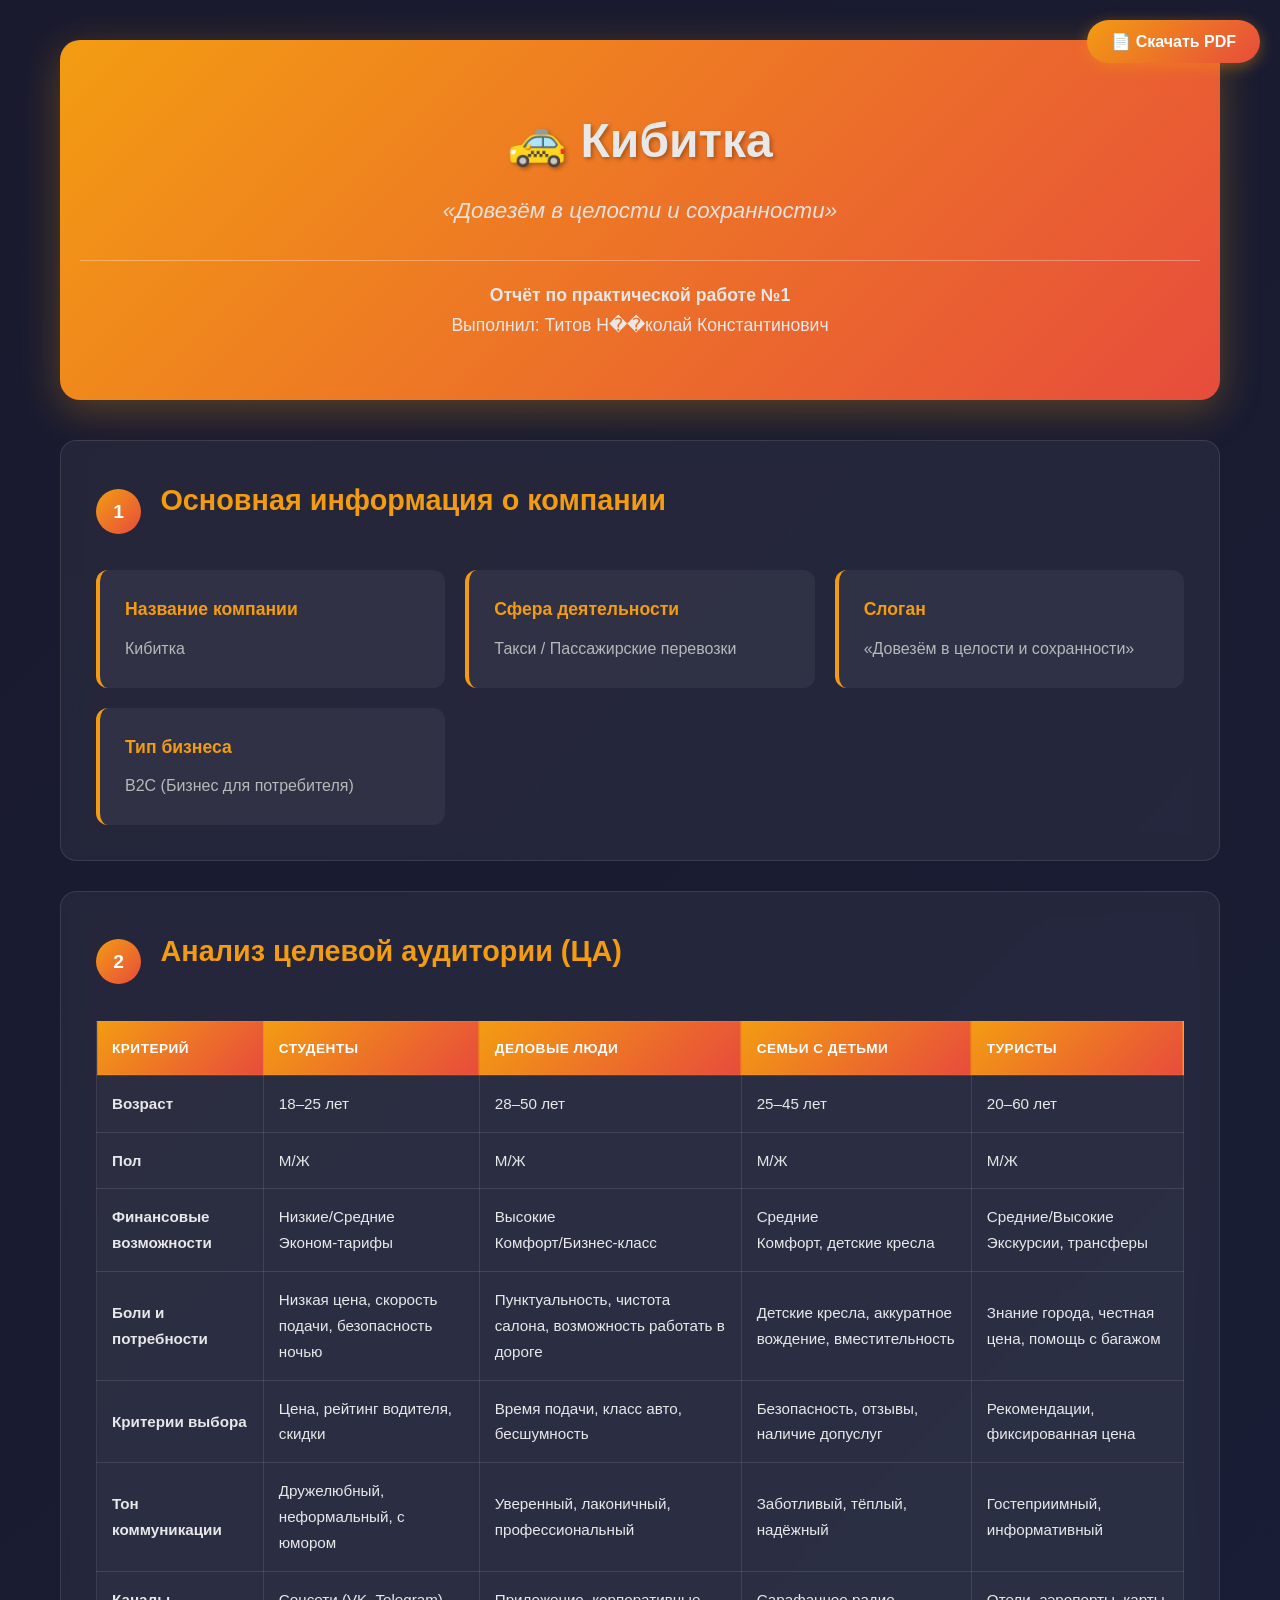
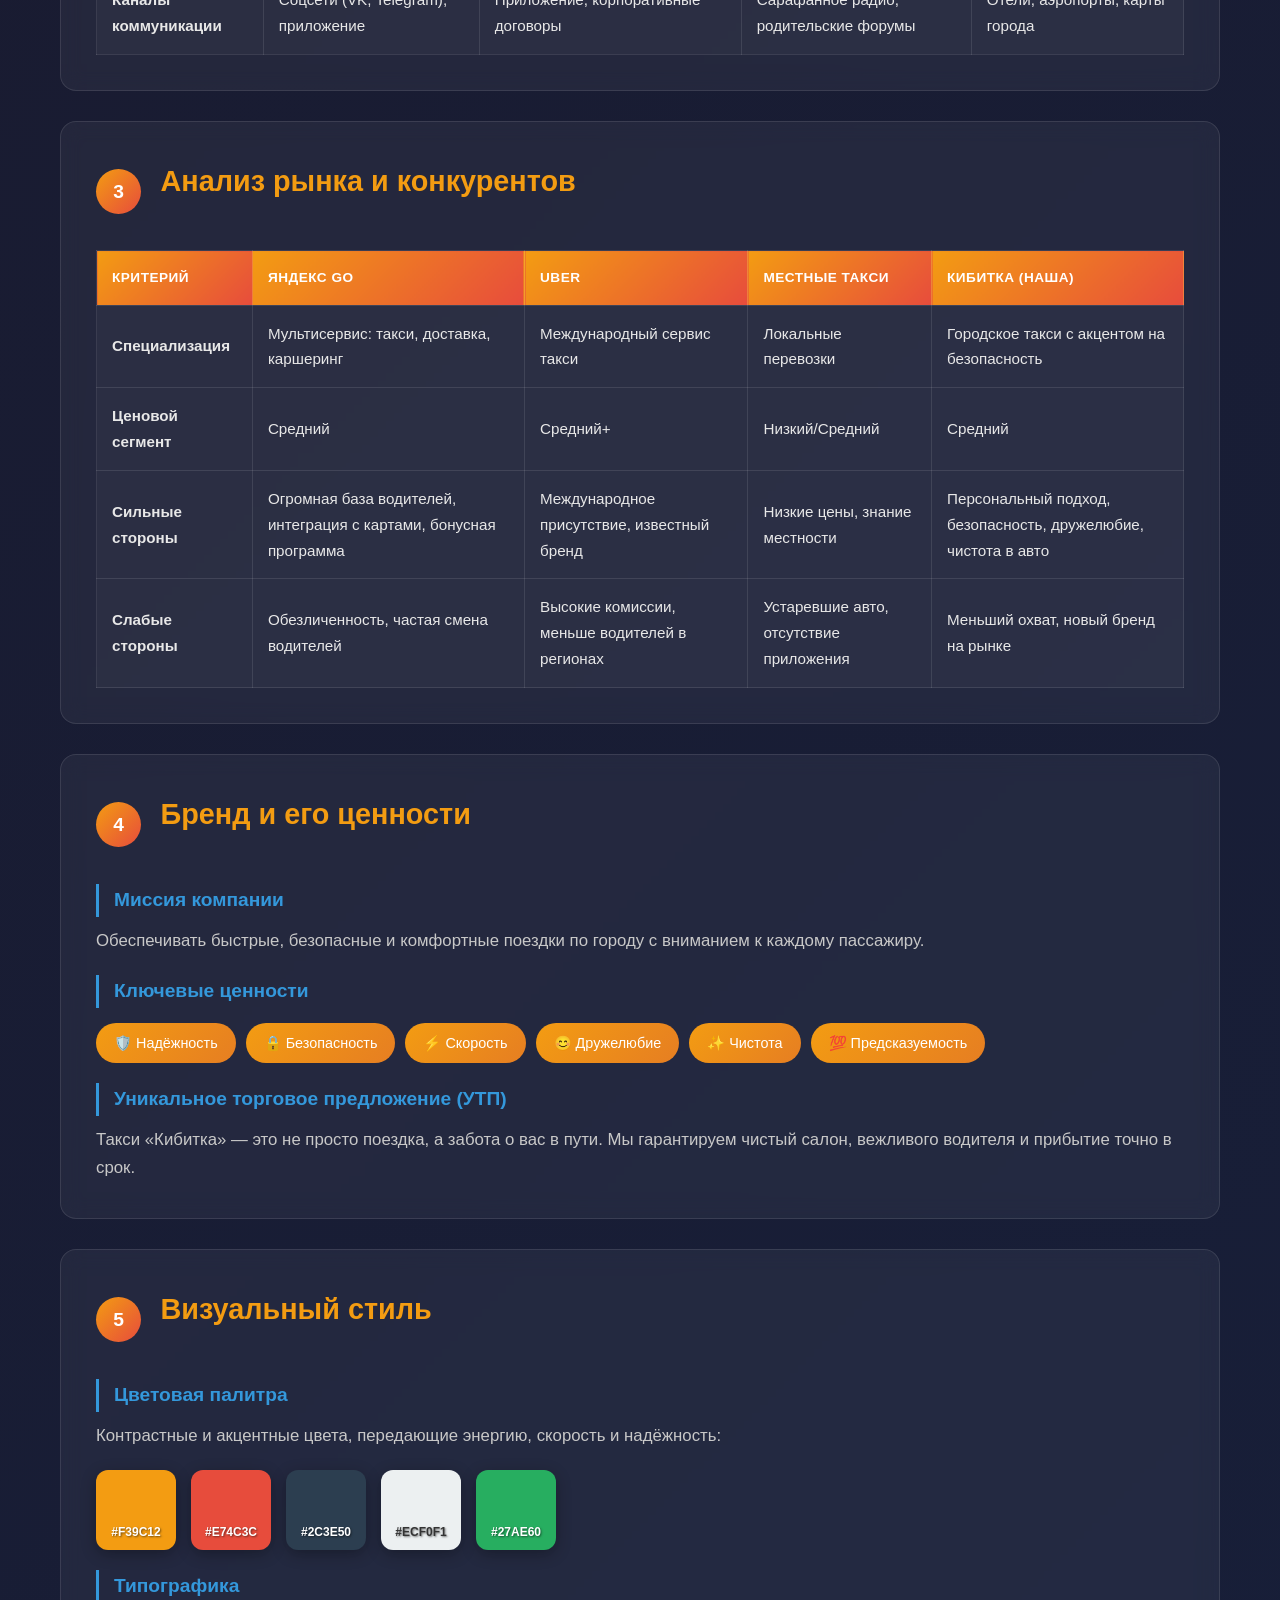
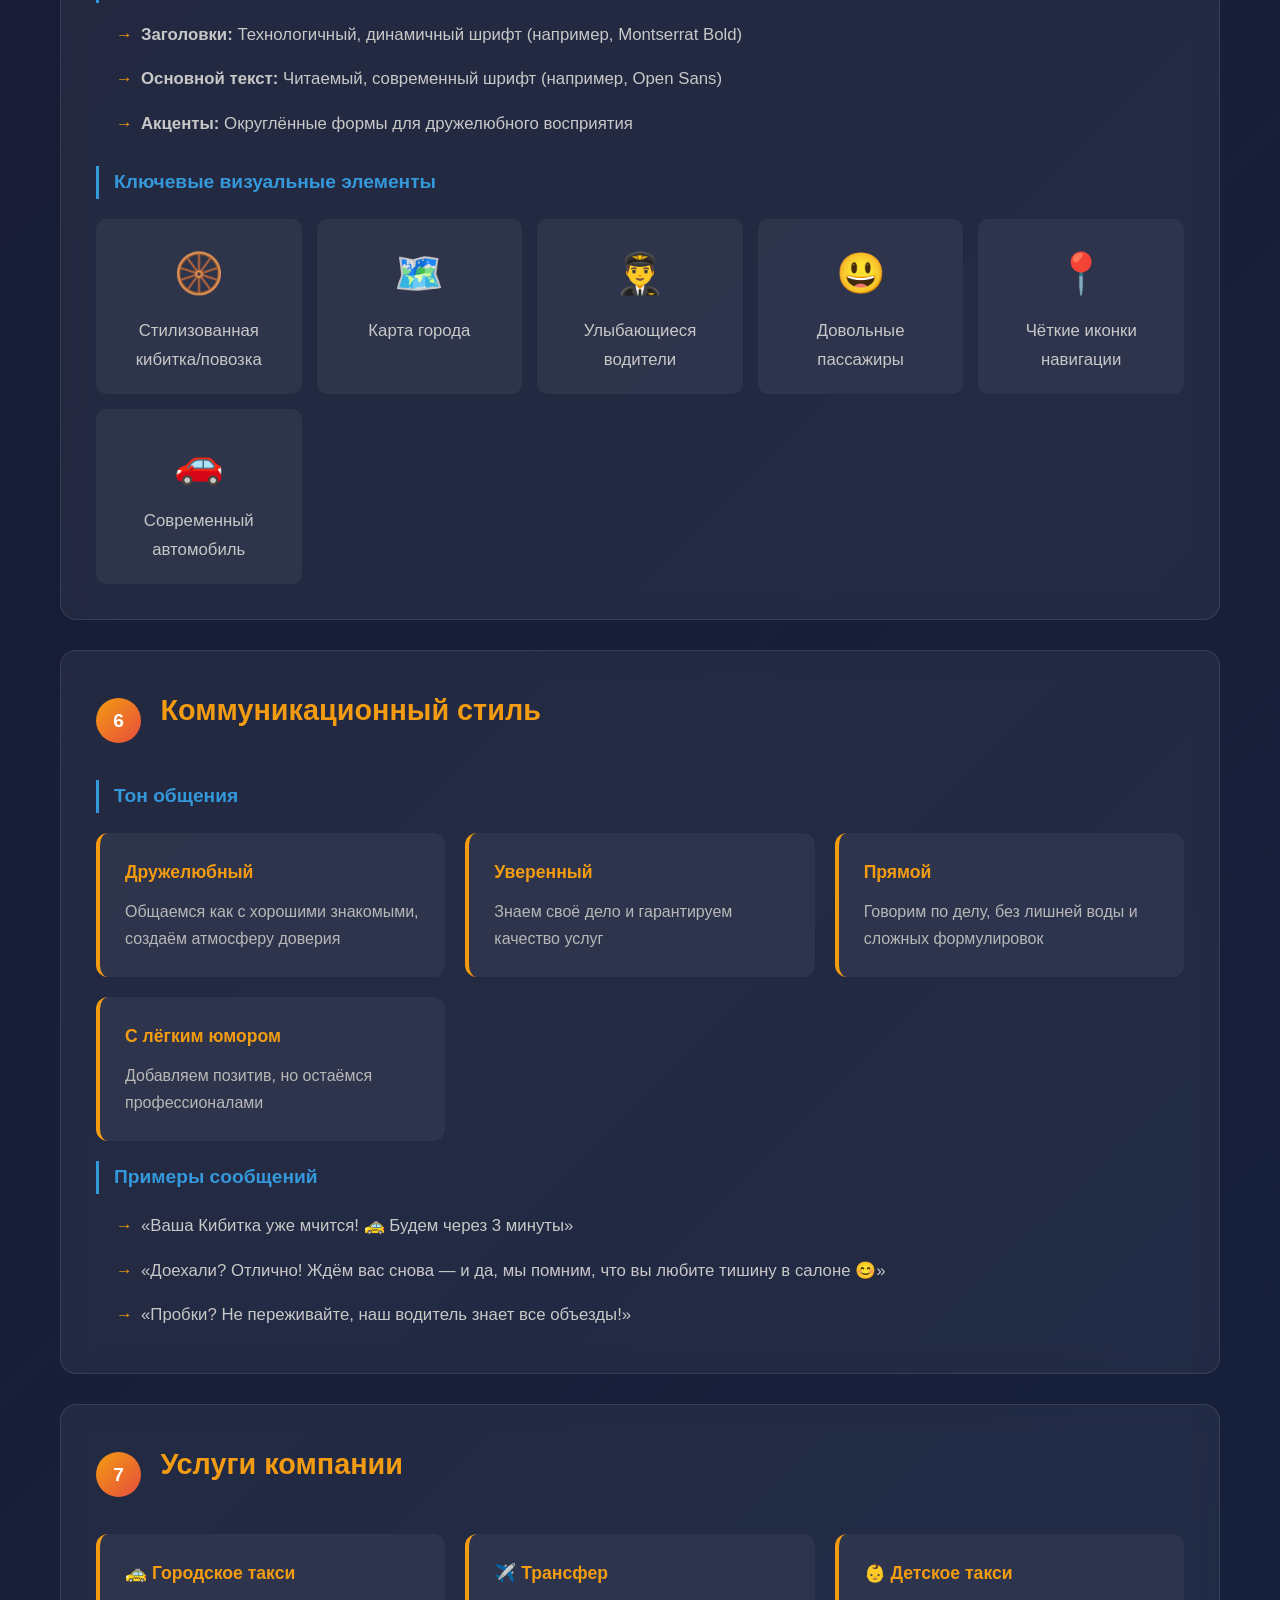
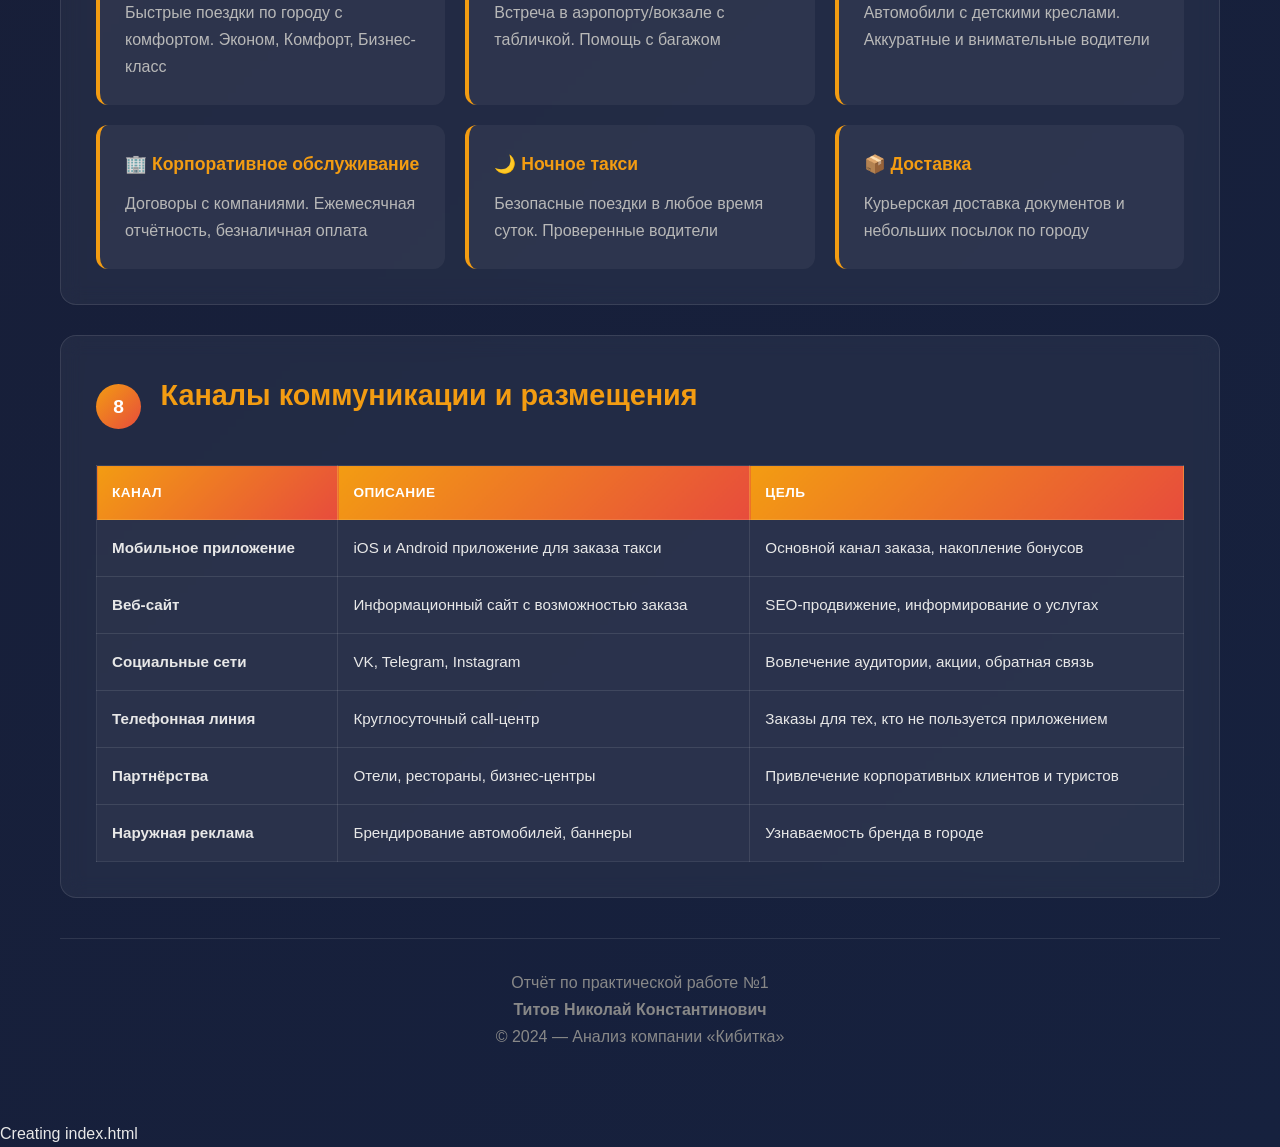
<file: public/index.html>
<!DOCTYPE html>
<html lang="ru">
<head>
    <meta charset="UTF-8">
    <meta name="viewport" content="width=device-width, initial-scale=1.0">
    <title>Анализ компании «Кибитка» — Такси</title>
    <style>
        * {
            margin: 0;
            padding: 0;
            box-sizing: border-box;
        }

        body {
            font-family: 'Segoe UI', Tahoma, Geneva, Verdana, sans-serif;
            background: linear-gradient(135deg, #1a1a2e 0%, #16213e 100%);
            color: #e8e8e8;
            line-height: 1.7;
            min-height: 100vh;
        }

        .container {
            max-width: 1200px;
            margin: 0 auto;
            padding: 40px 20px;
        }

        /* Header */
        .header {
            text-align: center;
            padding: 60px 20px;
            background: linear-gradient(135deg, #f39c12 0%, #e74c3c 100%);
            border-radius: 20px;
            margin-bottom: 40px;
            box-shadow: 0 10px 40px rgba(243, 156, 18, 0.3);
        }

        .header h1 {
            font-size: 3rem;
            font-weight: 700;
            margin-bottom: 10px;
            text-shadow: 2px 2px 4px rgba(0,0,0,0.3);
        }

        .header .slogan {
            font-size: 1.4rem;
            font-style: italic;
            opacity: 0.95;
        }

        .header .author {
            margin-top: 30px;
            padding-top: 20px;
            border-top: 1px solid rgba(255,255,255,0.3);
            font-size: 1.1rem;
        }

        /* Section Styles */
        .section {
            background: rgba(255, 255, 255, 0.05);
            border-radius: 16px;
            padding: 35px;
            margin-bottom: 30px;
            backdrop-filter: blur(10px);
            border: 1px solid rgba(255, 255, 255, 0.1);
            transition: transform 0.3s ease, box-shadow 0.3s ease;
        }

        .section:hover {
            transform: translateY(-5px);
            box-shadow: 0 15px 40px rgba(0, 0, 0, 0.3);
        }

        .section-number {
            display: inline-block;
            background: linear-gradient(135deg, #f39c12, #e74c3c);
            color: white;
            width: 45px;
            height: 45px;
            border-radius: 50%;
            text-align: center;
            line-height: 45px;
            font-weight: bold;
            font-size: 1.2rem;
            margin-right: 15px;
        }

        .section h2 {
            display: inline-block;
            font-size: 1.8rem;
            color: #f39c12;
            margin-bottom: 25px;
            vertical-align: middle;
        }

        .section h3 {
            color: #3498db;
            font-size: 1.2rem;
            margin: 20px 0 10px 0;
            padding-left: 15px;
            border-left: 3px solid #3498db;
        }

        .section p, .section li {
            color: #c8c8c8;
            font-size: 1.05rem;
        }

        .section ul {
            list-style: none;
            padding-left: 20px;
        }

        .section ul li {
            position: relative;
            padding: 8px 0 8px 25px;
        }

        .section ul li::before {
            content: "→";
            position: absolute;
            left: 0;
            color: #f39c12;
            font-weight: bold;
        }

        /* Tables */
        .table-wrapper {
            overflow-x: auto;
            margin-top: 20px;
        }

        table {
            width: 100%;
            border-collapse: collapse;
            font-size: 0.95rem;
        }

        th, td {
            padding: 15px;
            text-align: left;
            border: 1px solid rgba(255, 255, 255, 0.1);
        }

        th {
            background: linear-gradient(135deg, #f39c12, #e74c3c);
            color: white;
            font-weight: 600;
            text-transform: uppercase;
            font-size: 0.85rem;
            letter-spacing: 0.5px;
        }

        td {
            background: rgba(255, 255, 255, 0.03);
        }

        tr:hover td {
            background: rgba(243, 156, 18, 0.1);
        }

        /* Info Grid */
        .info-grid {
            display: grid;
            grid-template-columns: repeat(auto-fit, minmax(280px, 1fr));
            gap: 20px;
            margin-top: 20px;
        }

        .info-card {
            background: rgba(255, 255, 255, 0.05);
            padding: 25px;
            border-radius: 12px;
            border-left: 4px solid #f39c12;
        }

        .info-card h4 {
            color: #f39c12;
            margin-bottom: 10px;
            font-size: 1.1rem;
        }

        .info-card p {
            color: #b8b8b8;
            font-size: 1rem;
        }

        /* Value Tags */
        .tags {
            display: flex;
            flex-wrap: wrap;
            gap: 10px;
            margin-top: 15px;
        }

        .tag {
            background: linear-gradient(135deg, #f39c12, #e67e22);
            color: white;
            padding: 8px 18px;
            border-radius: 25px;
            font-size: 0.9rem;
            font-weight: 500;
        }

        /* Color Palette */
        .color-palette {
            display: flex;
            gap: 15px;
            margin-top: 20px;
            flex-wrap: wrap;
        }

        .color-swatch {
            width: 80px;
            height: 80px;
            border-radius: 12px;
            display: flex;
            align-items: flex-end;
            justify-content: center;
            padding-bottom: 8px;
            font-size: 0.75rem;
            font-weight: bold;
            color: white;
            text-shadow: 1px 1px 2px rgba(0,0,0,0.5);
            box-shadow: 0 4px 15px rgba(0,0,0,0.3);
        }

        /* Icons List */
        .icons-list {
            display: grid;
            grid-template-columns: repeat(auto-fit, minmax(200px, 1fr));
            gap: 15px;
            margin-top: 20px;
        }

        .icon-item {
            background: rgba(255, 255, 255, 0.05);
            padding: 20px;
            border-radius: 10px;
            text-align: center;
            transition: background 0.3s ease;
        }

        .icon-item:hover {
            background: rgba(243, 156, 18, 0.1);
        }

        .icon-item .emoji {
            font-size: 2.5rem;
            margin-bottom: 10px;
        }

        /* Footer */
        .footer {
            text-align: center;
            padding: 30px;
            margin-top: 40px;
            color: #888;
            border-top: 1px solid rgba(255, 255, 255, 0.1);
        }

        /* Responsive */
        @media (max-width: 768px) {
            .header h1 {
                font-size: 2rem;
            }
            
            .section {
                padding: 25px;
            }

            .section h2 {
                font-size: 1.4rem;
            }

            table {
                font-size: 0.85rem;
            }

            th, td {
                padding: 10px;
            }
        }
    </style>
    <!-- Print Styles -->
    <style media="print">
        @page {
            margin: 15mm;
            size: A4;
        }
        
        body {
            background: white !important;
            color: #1a1a1a !important;
            font-size: 11pt;
            line-height: 1.5;
        }

        .container {
            padding: 0;
            max-width: 100%;
        }

        .header {
            background: #f39c12 !important;
            -webkit-print-color-adjust: exact;
            print-color-adjust: exact;
            padding: 30px 20px;
            margin-bottom: 20px;
            page-break-after: avoid;
        }

        .header h1 {
            font-size: 24pt;
        }

        .section {
            background: #f9f9f9 !important;
            border: 1px solid #ddd;
            padding: 20px;
            margin-bottom: 15px;
            page-break-inside: avoid;
            box-shadow: none;
            transform: none !important;
        }

        .section:hover {
            transform: none;
            box-shadow: none;
        }

        .section h2 {
            color: #e67e22 !important;
            font-size: 14pt;
        }

        .section h3 {
            color: #2980b9 !important;
            font-size: 12pt;
        }

        .section p, .section li {
            color: #333 !important;
        }

        .section-number {
            background: #f39c12 !important;
            -webkit-print-color-adjust: exact;
            print-color-adjust: exact;
        }

        table {
            font-size: 9pt;
        }

        th {
            background: #f39c12 !important;
            -webkit-print-color-adjust: exact;
            print-color-adjust: exact;
        }

        td {
            background: white !important;
            border-color: #ccc !important;
        }

        .info-card {
            background: #f5f5f5 !important;
            border-left-color: #f39c12 !important;
        }

        .info-card h4 {
            color: #e67e22 !important;
        }

        .info-card p {
            color: #444 !important;
        }

        .tag {
            background: #f39c12 !important;
            -webkit-print-color-adjust: exact;
            print-color-adjust: exact;
        }

        .color-swatch {
            -webkit-print-color-adjust: exact;
            print-color-adjust: exact;
        }

        .icon-item {
            background: #f5f5f5 !important;
        }

        .footer {
            color: #666 !important;
        }

        .download-btn {
            display: none !important;
        }
    </style>
</head>
<body>
    <!-- Download Button -->
    <button class="download-btn" onclick="window.print()" title="Скачать PDF">
        📄 Скачать PDF
    </button>

    <style>
        .download-btn {
            position: fixed;
            top: 20px;
            right: 20px;
            background: linear-gradient(135deg, #f39c12, #e74c3c);
            color: white;
            border: none;
            padding: 12px 24px;
            border-radius: 30px;
            font-size: 1rem;
            font-weight: 600;
            cursor: pointer;
            box-shadow: 0 4px 15px rgba(243, 156, 18, 0.4);
            z-index: 1000;
            transition: transform 0.2s, box-shadow 0.2s;
        }

        .download-btn:hover {
            transform: translateY(-2px);
            box-shadow: 0 6px 20px rgba(243, 156, 18, 0.5);
        }
    </style>
    <div class="container">
        <!-- Header -->
        <header class="header">
            <h1>🚕 Кибитка</h1>
            <p class="slogan">«Довезём в целости и сохранности»</p>
            <p class="author">
                <strong>Отчёт по практической работе №1</strong><br>
                Выполнил: Титов Н��колай Константинович
            </p>
        </header>

        <!-- 1. Основная информация -->
        <section class="section">
            <span class="section-number">1</span>
            <h2>Основная информация о компании</h2>
            
            <div class="info-grid">
                <div class="info-card">
                    <h4>Название компании</h4>
                    <p>Кибитка</p>
                </div>
                <div class="info-card">
                    <h4>Сфера деятельности</h4>
                    <p>Такси / Пассажирские перевозки</p>
                </div>
                <div class="info-card">
                    <h4>Слоган</h4>
                    <p>«Довезём в целости и сохранности»</p>
                </div>
                <div class="info-card">
                    <h4>Тип бизнеса</h4>
                    <p>B2C (Бизнес для потребителя)</p>
                </div>
            </div>
        </section>

        <!-- 2. Анализ целевой аудитории -->
        <section class="section">
            <span class="section-number">2</span>
            <h2>Анализ целевой аудитории (ЦА)</h2>
            
            <div class="table-wrapper">
                <table>
                    <thead>
                        <tr>
                            <th>Критерий</th>
                            <th>Студенты</th>
                            <th>Деловые люди</th>
                            <th>Семьи с детьми</th>
                            <th>Туристы</th>
                        </tr>
                    </thead>
                    <tbody>
                        <tr>
                            <td><strong>Возраст</strong></td>
                            <td>18–25 лет</td>
                            <td>28–50 лет</td>
                            <td>25–45 лет</td>
                            <td>20–60 лет</td>
                        </tr>
                        <tr>
                            <td><strong>Пол</strong></td>
                            <td>М/Ж</td>
                            <td>М/Ж</td>
                            <td>М/Ж</td>
                            <td>М/Ж</td>
                        </tr>
                        <tr>
                            <td><strong>Финансовые возможности</strong></td>
                            <td>Низкие/Средние<br>Эконом-тарифы</td>
                            <td>Высокие<br>Комфорт/Бизнес-класс</td>
                            <td>Средние<br>Комфорт, детские кресла</td>
                            <td>Средние/Высокие<br>Экскурсии, трансферы</td>
                        </tr>
                        <tr>
                            <td><strong>Боли и потребности</strong></td>
                            <td>Низкая цена, скорость подачи, безопасность ночью</td>
                            <td>Пунктуальность, чистота салона, возможность работать в дороге</td>
                            <td>Детские кресла, аккуратное вождение, вместительность</td>
                            <td>Знание города, честная цена, помощь с багажом</td>
                        </tr>
                        <tr>
                            <td><strong>Критерии выбора</strong></td>
                            <td>Цена, рейтинг водителя, скидки</td>
                            <td>Время подачи, класс авто, бесшумность</td>
                            <td>Безопасность, отзывы, наличие допуслуг</td>
                            <td>Рекомендации, фиксированная цена</td>
                        </tr>
                        <tr>
                            <td><strong>Тон коммуникации</strong></td>
                            <td>Дружелюбный, неформальный, с юмором</td>
                            <td>Уверенный, лаконичный, профессиональный</td>
                            <td>Заботливый, тёплый, надёжный</td>
                            <td>Гостеприимный, информативный</td>
                        </tr>
                        <tr>
                            <td><strong>Каналы коммуникации</strong></td>
                            <td>Соцсети (VK, Telegram), приложение</td>
                            <td>Приложение, корпоративные договоры</td>
                            <td>Сарафанное радио, родительские форумы</td>
                            <td>Отели, аэропорты, карты города</td>
                        </tr>
                    </tbody>
                </table>
            </div>
        </section>

        <!-- 3. Анализ рынка -->
        <section class="section">
            <span class="section-number">3</span>
            <h2>Анализ рынка и конкурентов</h2>
            
            <div class="table-wrapper">
                <table>
                    <thead>
                        <tr>
                            <th>Критерий</th>
                            <th>Яндекс Go</th>
                            <th>Uber</th>
                            <th>Местные такси</th>
                            <th>Кибитка (наша)</th>
                        </tr>
                    </thead>
                    <tbody>
                        <tr>
                            <td><strong>Специализация</strong></td>
                            <td>Мультисервис: такси, доставка, каршеринг</td>
                            <td>Международный сервис такси</td>
                            <td>Локальные перевозки</td>
                            <td>Городское такси с акцентом на безопасность</td>
                        </tr>
                        <tr>
                            <td><strong>Ценовой сегмент</strong></td>
                            <td>Средний</td>
                            <td>Средний+</td>
                            <td>Низкий/Средний</td>
                            <td>Средний</td>
                        </tr>
                        <tr>
                            <td><strong>Сильные стороны</strong></td>
                            <td>Огромная база водителей, интеграция с картами, бонусная программа</td>
                            <td>Международное присутствие, известный бренд</td>
                            <td>Низкие цены, знание местности</td>
                            <td>Персональный подход, безопасность, дружелюбие, чистота в авто</td>
                        </tr>
                        <tr>
                            <td><strong>Слабые стороны</strong></td>
                            <td>Обезличенность, частая смена водителей</td>
                            <td>Высокие комиссии, меньше водителей в регионах</td>
                            <td>Устаревшие авто, отсутствие приложения</td>
                            <td>Меньший охват, новый бренд на рынке</td>
                        </tr>
                    </tbody>
                </table>
            </div>
        </section>

        <!-- 4. Бренд и ценности -->
        <section class="section">
            <span class="section-number">4</span>
            <h2>Бренд и его ценности</h2>
            
            <h3>Миссия компании</h3>
            <p>Обеспечивать быстрые, безопасные и комфортные поездки по городу с вниманием к каждому пассажиру.</p>
            
            <h3>Ключевые ценности</h3>
            <div class="tags">
                <span class="tag">🛡️ Надёжность</span>
                <span class="tag">🔒 Безопасность</span>
                <span class="tag">⚡ Скорость</span>
                <span class="tag">😊 Дружелюбие</span>
                <span class="tag">✨ Чистота</span>
                <span class="tag">💯 Предсказуемость</span>
            </div>

            <h3>Уникальное торговое предложение (УТП)</h3>
            <p>Такси «Кибитка» — это не просто поездка, а забота о вас в пути. Мы гарантируем чистый салон, вежливого водителя и прибытие точно в срок.</p>
        </section>

        <!-- 5. Визуальный стиль -->
        <section class="section">
            <span class="section-number">5</span>
            <h2>Визуальный стиль</h2>
            
            <h3>Цветовая палитра</h3>
            <p>Контрастные и акцентные цвета, передающие энергию, скорость и надёжность:</p>
            <div class="color-palette">
                <div class="color-swatch" style="background: #f39c12;">#F39C12</div>
                <div class="color-swatch" style="background: #e74c3c;">#E74C3C</div>
                <div class="color-swatch" style="background: #2c3e50;">#2C3E50</div>
                <div class="color-swatch" style="background: #ecf0f1; color: #333;">#ECF0F1</div>
                <div class="color-swatch" style="background: #27ae60;">#27AE60</div>
            </div>

            <h3>Типографика</h3>
            <ul>
                <li><strong>Заголовки:</strong> Технологичный, динамичный шрифт (например, Montserrat Bold)</li>
                <li><strong>Основной текст:</strong> Читаемый, современный шрифт (например, Open Sans)</li>
                <li><strong>Акценты:</strong> Округлённые формы для дружелюбного восприятия</li>
            </ul>

            <h3>Ключевые визуальные элементы</h3>
            <div class="icons-list">
                <div class="icon-item">
                    <div class="emoji">🛞</div>
                    <p>Стилизованная кибитка/повозка</p>
                </div>
                <div class="icon-item">
                    <div class="emoji">🗺️</div>
                    <p>Карта города</p>
                </div>
                <div class="icon-item">
                    <div class="emoji">👨‍✈️</div>
                    <p>Улыбающиеся водители</p>
                </div>
                <div class="icon-item">
                    <div class="emoji">😃</div>
                    <p>Довольные пассажиры</p>
                </div>
                <div class="icon-item">
                    <div class="emoji">📍</div>
                    <p>Чёткие иконки навигации</p>
                </div>
                <div class="icon-item">
                    <div class="emoji">🚗</div>
                    <p>Современный автомобиль</p>
                </div>
            </div>
        </section>

        <!-- 6. Коммуникационный стиль -->
        <section class="section">
            <span class="section-number">6</span>
            <h2>Коммуникационный стиль</h2>
            
            <h3>Тон общения</h3>
            <div class="info-grid">
                <div class="info-card">
                    <h4>Дружелюбный</h4>
                    <p>Общаемся как с хорошими знакомыми, создаём атмосферу доверия</p>
                </div>
                <div class="info-card">
                    <h4>Уверенный</h4>
                    <p>Знаем своё дело и гарантируем качество услуг</p>
                </div>
                <div class="info-card">
                    <h4>Прямой</h4>
                    <p>Говорим по делу, без лишней воды и сложных формулировок</p>
                </div>
                <div class="info-card">
                    <h4>С лёгким юмором</h4>
                    <p>Добавляем позитив, но остаёмся профессионалами</p>
                </div>
            </div>

            <h3>Примеры сообщений</h3>
            <ul>
                <li>«Ваша Кибитка уже мчится! 🚕 Будем через 3 минуты»</li>
                <li>«Доехали? Отлично! Ждём вас снова — и да, мы помним, что вы любите тишину в салоне 😊»</li>
                <li>«Пробки? Не переживайте, наш водитель знает все объезды!»</li>
            </ul>
        </section>

        <!-- 7. Услуги компании -->
        <section class="section">
            <span class="section-number">7</span>
            <h2>Услуги компании</h2>
            
            <div class="info-grid">
                <div class="info-card">
                    <h4>🚕 Городское такси</h4>
                    <p>Быстрые поездки по городу с комфортом. Эконом, Комфорт, Бизнес-класс</p>
                </div>
                <div class="info-card">
                    <h4>✈️ Трансфер</h4>
                    <p>Встреча в аэропорту/вокзале с табличкой. Помощь с багажом</p>
                </div>
                <div class="info-card">
                    <h4>👶 Детское такси</h4>
                    <p>Автомобили с детскими креслами. Аккуратные и внимательные водители</p>
                </div>
                <div class="info-card">
                    <h4>🏢 Корпоративное обслуживание</h4>
                    <p>Договоры с компаниями. Ежемесячная отчётность, безналичная оплата</p>
                </div>
                <div class="info-card">
                    <h4>🌙 Ночное такси</h4>
                    <p>Безопасные поездки в любое время суток. Проверенные водители</p>
                </div>
                <div class="info-card">
                    <h4>📦 Доставка</h4>
                    <p>Курьерская доставка документов и небольших посылок по городу</p>
                </div>
            </div>
        </section>

        <!-- 8. Каналы размещения -->
        <section class="section">
            <span class="section-number">8</span>
            <h2>Каналы коммуникации и размещения</h2>
            
            <div class="table-wrapper">
                <table>
                    <thead>
                        <tr>
                            <th>Канал</th>
                            <th>Описание</th>
                            <th>Цель</th>
                        </tr>
                    </thead>
                    <tbody>
                        <tr>
                            <td><strong>Мобильное приложение</strong></td>
                            <td>iOS и Android приложение для заказа такси</td>
                            <td>Основной канал заказа, накопление бонусов</td>
                        </tr>
                        <tr>
                            <td><strong>Веб-сайт</strong></td>
                            <td>Информационный сайт с возможностью заказа</td>
                            <td>SEO-продвижение, информирование о услугах</td>
                        </tr>
                        <tr>
                            <td><strong>Социальные сети</strong></td>
                            <td>VK, Telegram, Instagram</td>
                            <td>Вовлечение аудитории, акции, обратная связь</td>
                        </tr>
                        <tr>
                            <td><strong>Телефонная линия</strong></td>
                            <td>Круглосуточный call-центр</td>
                            <td>Заказы для тех, кто не пользуется приложением</td>
                        </tr>
                        <tr>
                            <td><strong>Партнёрства</strong></td>
                            <td>Отели, рестораны, бизнес-центры</td>
                            <td>Привлечение корпоративных клиентов и туристов</td>
                        </tr>
                        <tr>
                            <td><strong>Наружная реклама</strong></td>
                            <td>Брендирование автомобилей, баннеры</td>
                            <td>Узнаваемость бренда в городе</td>
                        </tr>
                    </tbody>
                </table>
            </div>
        </section>

        <!-- Footer -->
        <footer class="footer">
            <p>Отчёт по практической работе №1</p>
            <p><strong>Титов Николай Константинович</strong></p>
            <p>© 2024 — Анализ компании «Кибитка»</p>
        </footer>
    </div>
</body>
</html>
</content>
<parameter name="taskNameActive">Creating index.html
</file>
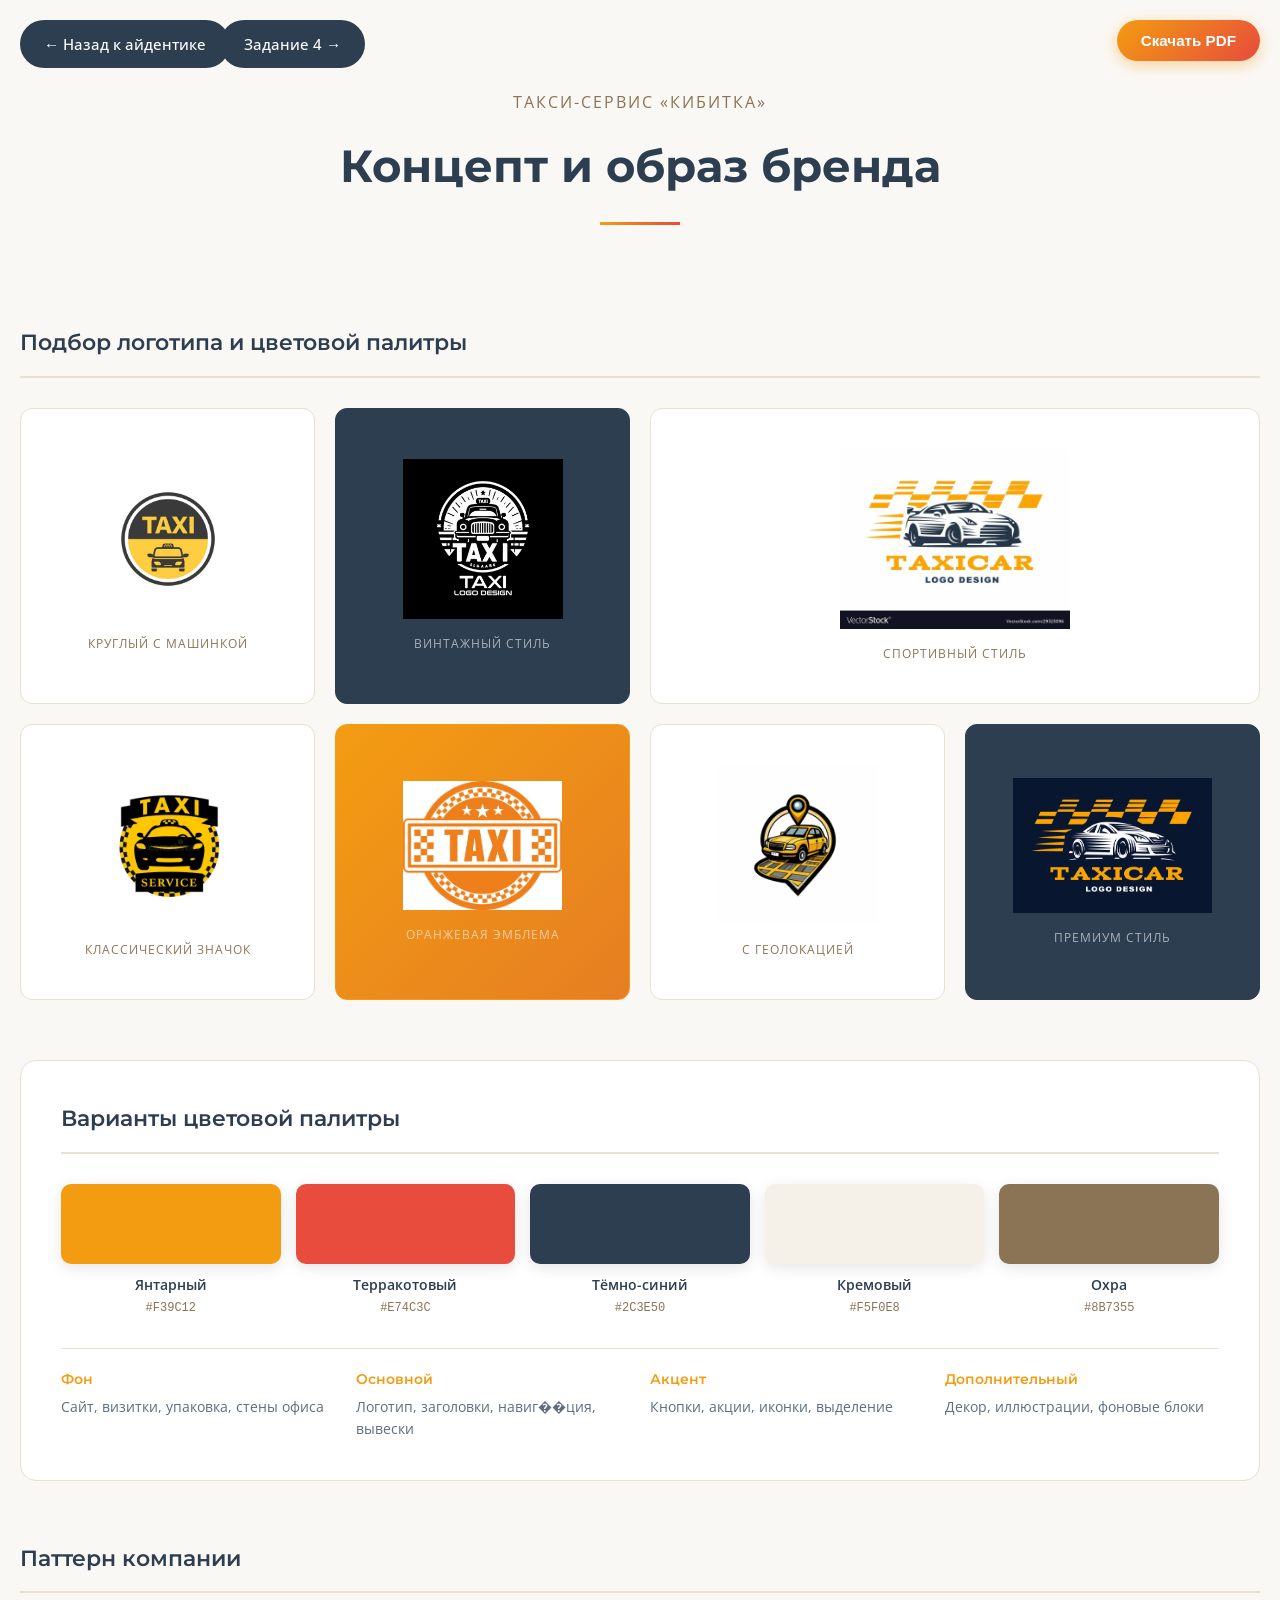
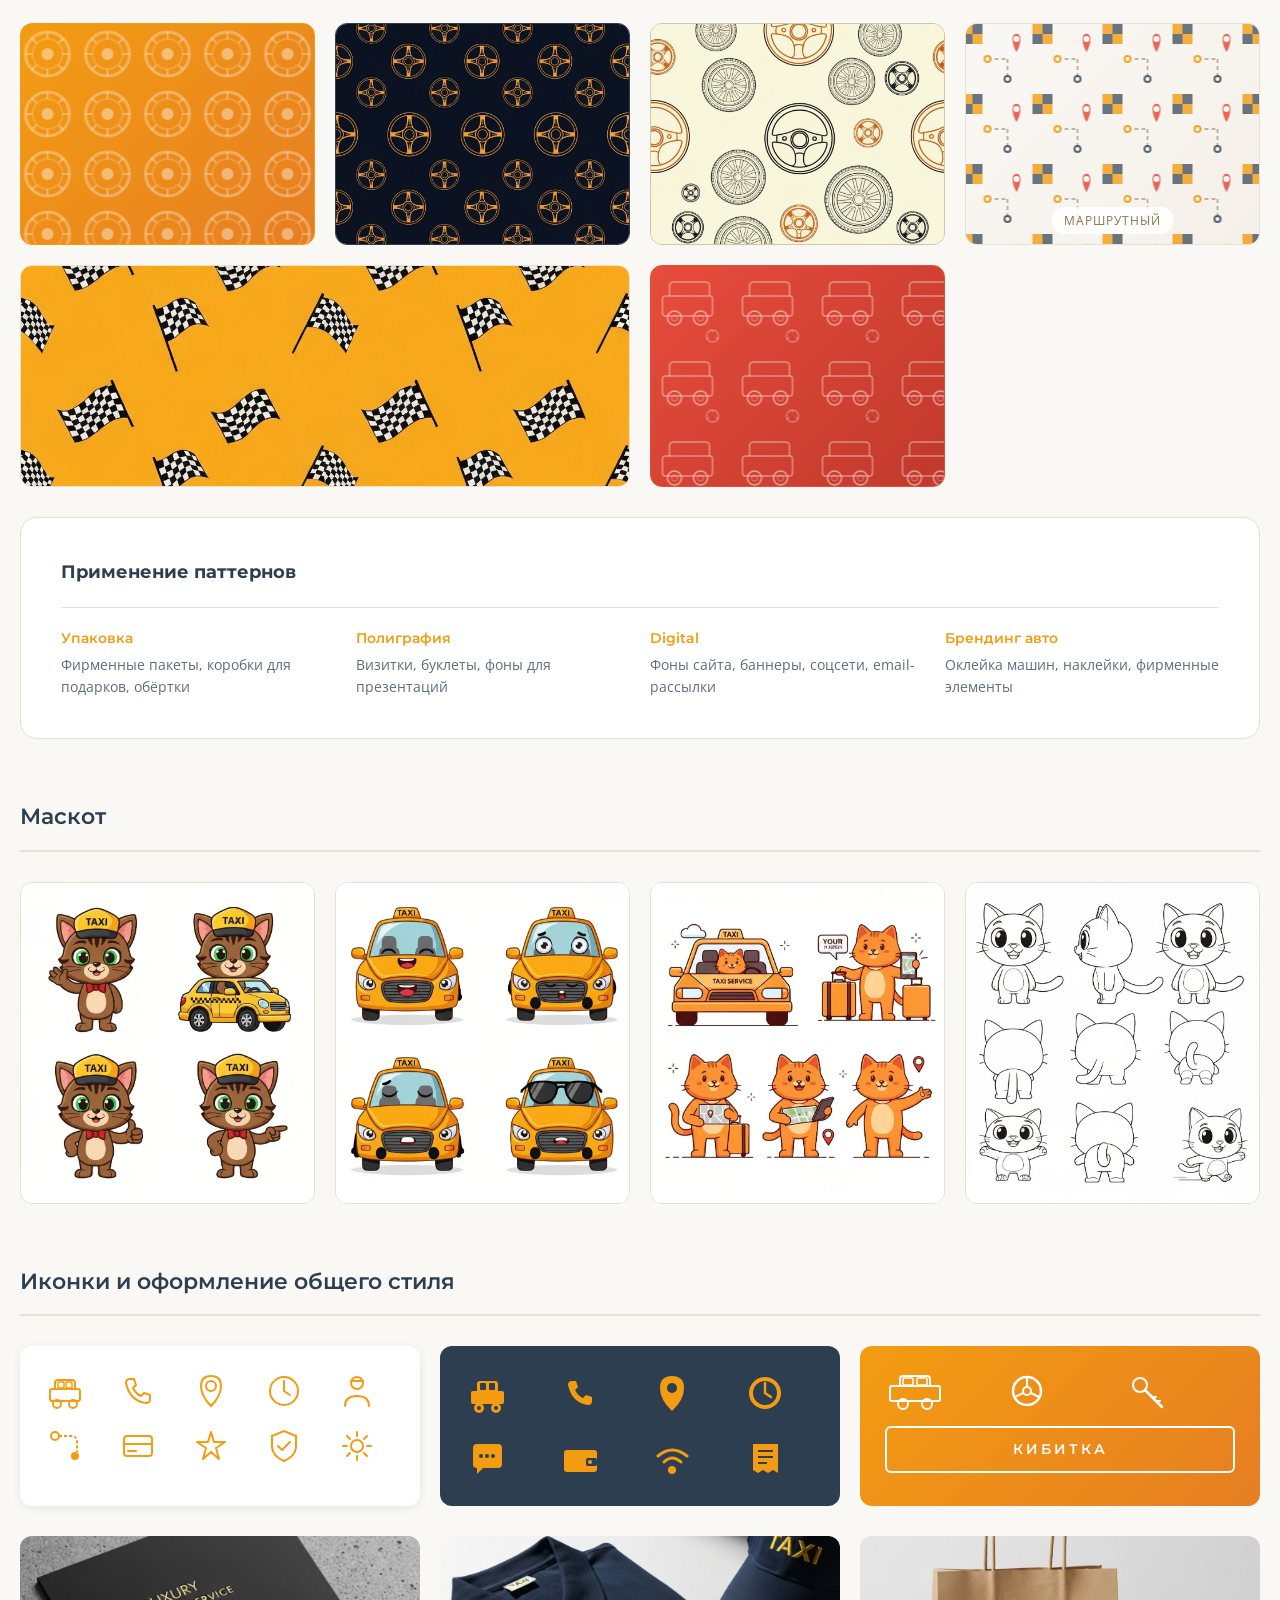
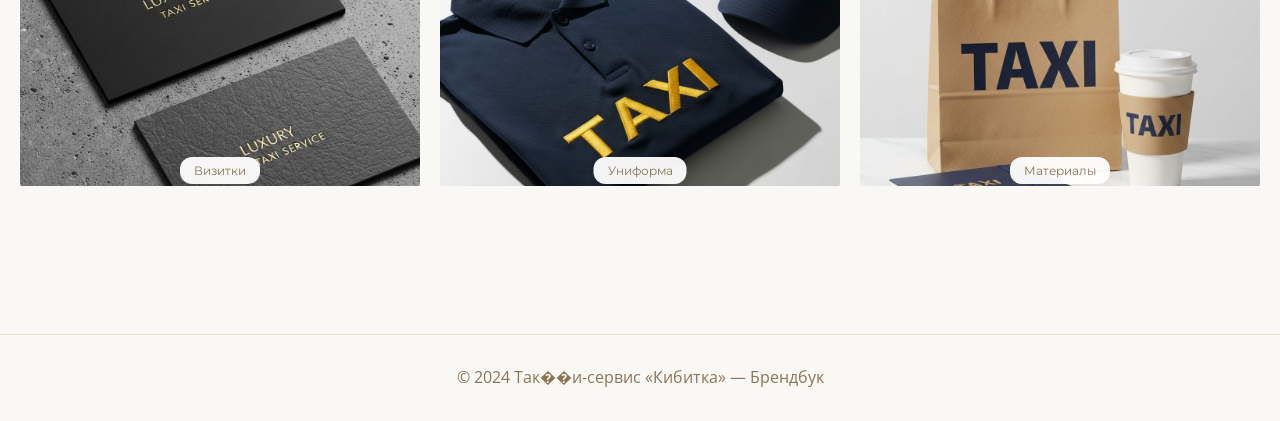
<file: public/logo.html>
<!DOCTYPE html>
<html lang="ru">
<head>
    <meta charset="UTF-8">
    <meta name="viewport" content="width=device-width, initial-scale=1.0">
    <title>Варианты логотипа «Кибитка» — Такси</title>
    <link href="https://fonts.googleapis.com/css2?family=Montserrat:wght@400;600;700;800&family=Open+Sans:wght@400;600&display=swap" rel="stylesheet">
    <style>
        * {
            margin: 0;
            padding: 0;
            box-sizing: border-box;
        }

        body {
            font-family: 'Open Sans', sans-serif;
            background: #faf8f5;
            color: #2c3e50;
            line-height: 1.6;
            min-height: 100vh;
        }

        .container {
            max-width: 1400px;
            margin: 0 auto;
            padding: 40px 20px;
        }

        .header {
            text-align: center;
            padding: 50px 20px;
            margin-bottom: 50px;
        }

        .header-subtitle {
            font-size: 1rem;
            color: #8b7355;
            letter-spacing: 2px;
            text-transform: uppercase;
            margin-bottom: 15px;
        }

        .header h1 {
            font-family: 'Montserrat', sans-serif;
            font-size: 2.8rem;
            font-weight: 700;
            color: #2c3e50;
            margin-bottom: 20px;
        }

        .header-line {
            width: 80px;
            height: 3px;
            background: linear-gradient(90deg, #f39c12, #e74c3c);
            margin: 0 auto;
        }

        .section-title {
            font-family: 'Montserrat', sans-serif;
            font-size: 1.4rem;
            font-weight: 600;
            color: #2c3e50;
            margin-bottom: 30px;
            padding-bottom: 15px;
            border-bottom: 2px solid #e8e0d0;
        }

        .logo-section {
            margin-bottom: 60px;
        }

        .logo-grid {
            display: grid;
            grid-template-columns: repeat(4, 1fr);
            gap: 20px;
        }

        .logo-card {
            background: white;
            border-radius: 12px;
            padding: 40px 30px;
            display: flex;
            flex-direction: column;
            align-items: center;
            justify-content: center;
            min-height: 220px;
            transition: transform 0.3s ease, box-shadow 0.3s ease;
            border: 1px solid #e8e0d0;
        }

        .logo-card:hover {
            transform: translateY(-5px);
            box-shadow: 0 15px 40px rgba(0,0,0,0.1);
        }

        .logo-card.dark {
            background: #2c3e50;
            border-color: #2c3e50;
        }

        .logo-card.orange {
            background: linear-gradient(135deg, #f39c12 0%, #e67e22 100%);
            border-color: #f39c12;
        }

        .logo-card.red {
            background: linear-gradient(135deg, #e74c3c 0%, #c0392b 100%);
            border-color: #e74c3c;
        }

        .logo-card.cream {
            background: #f5f0e8;
            border-color: #d4c4a8;
        }

        .logo-label {
            font-size: 0.75rem;
            color: #8b7355;
            text-transform: uppercase;
            letter-spacing: 1px;
            margin-top: 15px;
            text-align: center;
        }

        .logo-card.dark .logo-label,
        .logo-card.orange .logo-label,
        .logo-card.red .logo-label {
            color: rgba(255,255,255,0.6);
        }

        .logo-card.wide {
            grid-column: span 2;
        }

        .logo-card[style*="overflow: hidden"] {
            position: relative;
        }

        .palette-section {
            margin-bottom: 60px;
            padding: 40px;
            background: white;
            border-radius: 16px;
            border: 1px solid #e8e0d0;
        }

        .palette-grid {
            display: grid;
            grid-template-columns: repeat(5, 1fr);
            gap: 15px;
            margin-bottom: 30px;
        }

        .palette-item {
            text-align: center;
        }

        .palette-color {
            height: 80px;
            border-radius: 10px;
            margin-bottom: 10px;
            box-shadow: 0 4px 15px rgba(0,0,0,0.1);
        }

        .palette-name {
            font-size: 0.85rem;
            font-weight: 600;
            color: #2c3e50;
            margin-bottom: 3px;
        }

        .palette-hex {
            font-size: 0.75rem;
            color: #8b7355;
            font-family: monospace;
        }

        .palette-description {
            display: grid;
            grid-template-columns: repeat(4, 1fr);
            gap: 20px;
            padding-top: 20px;
            border-top: 1px solid #e8e0d0;
        }

        .palette-desc-item h4 {
            font-family: 'Montserrat', sans-serif;
            font-size: 0.85rem;
            font-weight: 600;
            color: #f39c12;
            margin-bottom: 5px;
        }

        .palette-desc-item p {
            font-size: 0.85rem;
            color: #5d6d7e;
        }

        .nav-link {
            position: fixed;
            top: 20px;
            left: 20px;
            background: #2c3e50;
            color: white;
            text-decoration: none;
            padding: 12px 24px;
            border-radius: 30px;
            font-size: 0.95rem;
            font-weight: 500;
            z-index: 1000;
            transition: background 0.2s, transform 0.2s;
        }

        .nav-link:hover {
            background: #34495e;
            transform: translateY(-2px);
        }

        .download-btn {
            position: fixed;
            top: 20px;
            right: 20px;
            background: linear-gradient(135deg, #f39c12, #e74c3c);
            color: white;
            border: none;
            padding: 12px 24px;
            border-radius: 30px;
            font-size: 0.95rem;
            font-weight: 600;
            cursor: pointer;
            box-shadow: 0 4px 15px rgba(243, 156, 18, 0.4);
            z-index: 1000;
            transition: transform 0.2s, box-shadow 0.2s;
        }

        .download-btn:hover {
            transform: translateY(-2px);
            box-shadow: 0 6px 20px rgba(243, 156, 18, 0.5);
        }

        .footer {
            text-align: center;
            padding: 30px;
            margin-top: 40px;
            color: #8b7355;
            border-top: 1px solid #e8e0d0;
        }

        @media (max-width: 1200px) {
            .logo-grid {
                grid-template-columns: repeat(3, 1fr);
            }
        }

        @media (max-width: 900px) {
            .logo-grid {
                grid-template-columns: repeat(2, 1fr);
            }
            .palette-grid {
                grid-template-columns: repeat(3, 1fr);
            }
            .palette-description {
                grid-template-columns: repeat(2, 1fr);
            }
        }

        @media (max-width: 600px) {
            .header h1 {
                font-size: 2rem;
            }
            .logo-grid {
                grid-template-columns: 1fr;
            }
            .logo-card.wide {
                grid-column: span 1;
            }
            .palette-grid {
                grid-template-columns: repeat(2, 1fr);
            }
            .palette-description {
                grid-template-columns: 1fr;
            }
            .nav-link, .download-btn {
                padding: 10px 18px;
                font-size: 0.85rem;
            }
        }

        @media print {
            body {
                background: white;
            }
            .nav-link, .download-btn {
                display: none !important;
            }
            .logo-card, .palette-section {
                break-inside: avoid;
            }
        }
    </style>
</head>
<body>
    <a href="aidentic.html" class="nav-link">← Назад к айдентике</a>
    <a href="task4.html" class="nav-link" style="left: 220px;">Задание 4 →</a>
    <button class="download-btn" onclick="window.print()">Скачать PDF</button>

    <div class="container">
        <header class="header">
            <p class="header-subtitle">Такси-сервис «Кибитка»</p>
            <h1>Концепт и образ бренда</h1>
            <div class="header-line"></div>
        </header>

        <!-- Основные логотипы -->
        <section class="logo-section">
            <h2 class="section-title">Подбор логотипа и цветовой палитры</h2>
            
            <div class="logo-grid">
                <!-- 1. Круглый логотип с машинкой -->
                <div class="logo-card">
                    <img src="images/new-logo-1.png" alt="Круглый логотип такси" style="max-width: 160px; max-height: 160px; object-fit: contain;">
                    <span class="logo-label">Круглый с машинкой</span>
                </div>

                <!-- 2. Винтажный на тёмном -->
                <div class="logo-card dark">
                    <img src="images/new-logo-2.png" alt="Винтажный логотип такси" style="max-width: 160px; max-height: 160px; object-fit: contain;">
                    <span class="logo-label">Винтажный стиль</span>
                </div>

                <!-- 3. Спортивный с клетчатым флагом -->
                <div class="logo-card wide">
                    <img src="images/new-logo-3.png" alt="Спортивный логотип такси" style="max-width: 280px; max-height: 180px; object-fit: contain;">
                    <span class="logo-label">Спортивный стиль</span>
                </div>

                <!-- 4. Классический значок -->
                <div class="logo-card">
                    <img src="images/new-logo-4.png" alt="Классический значок такси" style="max-width: 160px; max-height: 160px; object-fit: contain;">
                    <span class="logo-label">Классический значок</span>
                </div>

                <!-- 5. Оранжевая эмблема -->
                <div class="logo-card orange">
                    <img src="images/new-logo-5.png" alt="Оранжевая эмблема такси" style="max-width: 160px; max-height: 160px; object-fit: contain;">
                    <span class="logo-label">Оранжевая эмблема</span>
                </div>

                <!-- 6. С маркером геолокации -->
                <div class="logo-card">
                    <img src="images/new-logo-6.png" alt="Логотип с геолокацией" style="max-width: 160px; max-height: 160px; object-fit: contain;">
                    <span class="logo-label">С геолокацией</span>
                </div>

                <!-- 7. Премиум на тёмном -->
                <div class="logo-card dark">
                    <img src="images/new-logo-7.png" alt="Премиум логотип такси" style="max-width: 200px; max-height: 160px; object-fit: contain;">
                    <span class="logo-label">Премиум стиль</span>
                </div>
            </div>
        </section>



        <!-- Color Palette -->
        <section class="palette-section">
            <h2 class="section-title">Варианты цветовой палитры</h2>
            
            <div class="palette-grid">
                <div class="palette-item">
                    <div class="palette-color" style="background: #f39c12;"></div>
                    <div class="palette-name">Янтарный</div>
                    <div class="palette-hex">#F39C12</div>
                </div>
                <div class="palette-item">
                    <div class="palette-color" style="background: #e74c3c;"></div>
                    <div class="palette-name">Терракотовый</div>
                    <div class="palette-hex">#E74C3C</div>
                </div>
                <div class="palette-item">
                    <div class="palette-color" style="background: #2c3e50;"></div>
                    <div class="palette-name">Тёмно-синий</div>
                    <div class="palette-hex">#2C3E50</div>
                </div>
                <div class="palette-item">
                    <div class="palette-color" style="background: #f5f0e8;"></div>
                    <div class="palette-name">Кремовый</div>
                    <div class="palette-hex">#F5F0E8</div>
                </div>
                <div class="palette-item">
                    <div class="palette-color" style="background: #8b7355;"></div>
                    <div class="palette-name">Охра</div>
                    <div class="palette-hex">#8B7355</div>
                </div>
            </div>

            <div class="palette-description">
                <div class="palette-desc-item">
                    <h4>Фон</h4>
                    <p>Сайт, визитки, упаковка, стены офиса</p>
                </div>
                <div class="palette-desc-item">
                    <h4>Основной</h4>
                    <p>Логотип, заголовки, навиг��ция, вывески</p>
                </div>
                <div class="palette-desc-item">
                    <h4>Акцент</h4>
                    <p>Кнопки, акции, иконки, выделение</p>
                </div>
                <div class="palette-desc-item">
                    <h4>Дополнительный</h4>
                    <p>Декор, иллюстрации, фоновые блоки</p>
                </div>
            </div>
        </section>

        <!-- Patterns Section -->
        <section class="logo-section">
            <h2 class="section-title">Паттерн компании</h2>
            
            <div class="logo-grid">
                <!-- Паттерн 1: Колёса на оранжевом фоне -->
                <div class="logo-card orange" style="padding: 0; overflow: hidden;">
                    <svg width="100%" height="220" viewBox="0 0 300 220" preserveAspectRatio="xMidYMid slice" xmlns="http://www.w3.org/2000/svg">
                        <defs>
                            <pattern id="wheelPattern1" x="0" y="0" width="60" height="60" patternUnits="userSpaceOnUse">
                                <!-- Колесо -->
                                <circle cx="30" cy="30" r="22" stroke="rgba(255,255,255,0.3)" stroke-width="3" fill="none"/>
                                <circle cx="30" cy="30" r="15" stroke="rgba(255,255,255,0.2)" stroke-width="1.5" fill="none"/>
                                <circle cx="30" cy="30" r="6" fill="rgba(255,255,255,0.4)"/>
                                <!-- Спицы -->
                                <line x1="30" y1="8" x2="30" y2="15" stroke="rgba(255,255,255,0.3)" stroke-width="2"/>
                                <line x1="30" y1="45" x2="30" y2="52" stroke="rgba(255,255,255,0.3)" stroke-width="2"/>
                                <line x1="8" y1="30" x2="15" y2="30" stroke="rgba(255,255,255,0.3)" stroke-width="2"/>
                                <line x1="45" y1="30" x2="52" y2="30" stroke="rgba(255,255,255,0.3)" stroke-width="2"/>
                                <line x1="14" y1="14" x2="19" y2="19" stroke="rgba(255,255,255,0.3)" stroke-width="2"/>
                                <line x1="41" y1="41" x2="46" y2="46" stroke="rgba(255,255,255,0.3)" stroke-width="2"/>
                                <line x1="46" y1="14" x2="41" y2="19" stroke="rgba(255,255,255,0.3)" stroke-width="2"/>
                                <line x1="14" y1="46" x2="19" y2="41" stroke="rgba(255,255,255,0.3)" stroke-width="2"/>
                            </pattern>
                        </defs>
                        <rect width="100%" height="100%" fill="url(#wheelPattern1)"/>
                    </svg>
                </div>

                <!-- Паттерн 2: Рули на тёмном фоне -->
                <div class="logo-card dark" style="padding: 0; overflow: hidden;">
                    <img src="images/pattern-steering-dark.jpg" alt="Паттерн с рулями на тёмном фоне" style="width: 100%; height: 220px; object-fit: cover;">
                </div>

                <!-- Паттерн 3: Рули и колёса на кремовом -->
                <div class="logo-card cream" style="padding: 0; overflow: hidden;">
                    <img src="images/pattern-wheels-v2.jpg" alt="Паттерн с рулями и колёсами" style="width: 100%; height: 220px; object-fit: cover;">
                </div>

                <!-- Паттерн 4: Такси-шашечки с маркерами -->
                <div class="logo-card" style="padding: 0; overflow: hidden; background: linear-gradient(135deg, #faf8f5 0%, #f5f0e8 100%);">
                    <svg width="100%" height="220" viewBox="0 0 300 220" preserveAspectRatio="xMidYMid slice" xmlns="http://www.w3.org/2000/svg">
                        <defs>
                            <pattern id="taxiCheckerPattern" x="0" y="0" width="70" height="70" patternUnits="userSpaceOnUse">
                                <!-- Шашечки такси по диагонали -->
                                <rect x="0" y="0" width="10" height="10" fill="#f39c12" opacity="0.8"/>
                                <rect x="10" y="0" width="10" height="10" fill="#2c3e50" opacity="0.7"/>
                                <rect x="0" y="10" width="10" height="10" fill="#2c3e50" opacity="0.7"/>
                                <rect x="10" y="10" width="10" height="10" fill="#f39c12" opacity="0.8"/>
                                
                                <!-- Маркер геолокации -->
                                <path d="M50 15 C50 8, 58 8, 58 15 C58 22, 54 28, 54 28 C54 28, 50 22, 50 15" fill="#e74c3c" opacity="0.85"/>
                                <circle cx="54" cy="15" r="3" fill="#faf8f5"/>
                                
                                <!-- Пунктирная линия маршрута -->
                                <line x1="25" y1="35" x2="45" y2="35" stroke="#8b7355" stroke-width="2" stroke-dasharray="4,3" opacity="0.5"/>
                                <line x1="45" y1="35" x2="45" y2="55" stroke="#8b7355" stroke-width="2" stroke-dasharray="4,3" opacity="0.5"/>
                                
                                <!-- Маленькая точка отправления -->
                                <circle cx="25" cy="35" r="4" fill="#f39c12" opacity="0.9"/>
                                <circle cx="25" cy="35" r="2" fill="#faf8f5"/>
                                
                                <!-- Маленькая точка прибытия -->
                                <circle cx="45" cy="55" r="4" fill="#2c3e50" opacity="0.8"/>
                                <circle cx="45" cy="55" r="2" fill="#faf8f5"/>
                            </pattern>
                        </defs>
                        <rect width="100%" height="100%" fill="url(#taxiCheckerPattern)"/>
                    </svg>
                    <span class="logo-label" style="position: absolute; bottom: 10px; background: rgba(255,255,255,0.9); padding: 4px 12px; border-radius: 12px; color: #8b7355;">Маршрутный</span>
                </div>

                <!-- Паттерн 5: Машинки такси (широкий) -->
                <div class="logo-card wide" style="padding: 0; overflow: hidden;">
                    <img src="images/pattern-taxi-v4.jpg" alt="Паттерн с машинками такси" style="width: 100%; height: 220px; object-fit: cover;">
                </div>

                <!-- Паттерн 6: Контурные элементы на красном -->
                <div class="logo-card red" style="padding: 0; overflow: hidden;">
                    <svg width="100%" height="220" viewBox="0 0 300 220" preserveAspectRatio="xMidYMid slice" xmlns="http://www.w3.org/2000/svg">
                        <defs>
                            <pattern id="outlinePattern" x="0" y="0" width="80" height="80" patternUnits="userSpaceOnUse">
                                <!-- Контурная машинка -->
                                <rect x="15" y="30" width="50" height="20" rx="3" stroke="rgba(255,255,255,0.4)" stroke-width="1.5" fill="none"/>
                                <path d="M22 30 L22 20 Q22 16 26 16 L58 16 Q62 16 62 20 L62 30" stroke="rgba(255,255,255,0.4)" stroke-width="1.5" fill="none"/>
                                <!-- Контурные колёса -->
                                <circle cx="27" cy="52" r="7" stroke="rgba(255,255,255,0.5)" stroke-width="1.5" fill="none"/>
                                <circle cx="27" cy="52" r="3" stroke="rgba(255,255,255,0.3)" stroke-width="1" fill="none"/>
                                <circle cx="53" cy="52" r="7" stroke="rgba(255,255,255,0.5)" stroke-width="1.5" fill="none"/>
                                <circle cx="53" cy="52" r="3" stroke="rgba(255,255,255,0.3)" stroke-width="1" fill="none"/>
                                <!-- Маленький руль -->
                                <circle cx="65" cy="70" r="6" stroke="rgba(255,255,255,0.3)" stroke-width="1.5" fill="none"/>
                                <line x1="65" y1="64" x2="65" y2="67" stroke="rgba(255,255,255,0.3)" stroke-width="1"/>
                                <line x1="59" y1="73" x2="62" y2="71" stroke="rgba(255,255,255,0.3)" stroke-width="1"/>
                                <line x1="71" y1="73" x2="68" y2="71" stroke="rgba(255,255,255,0.3)" stroke-width="1"/>
                            </pattern>
                        </defs>
                        <rect width="100%" height="100%" fill="url(#outlinePattern)"/>
                    </svg>
                </div>
            </div>

            <!-- Описание использования паттернов -->
            <div class="palette-section" style="margin-top: 30px; background: white;">
                <h3 style="font-family: 'Montserrat', sans-serif; font-size: 1.1rem; color: #2c3e50; margin-bottom: 20px;">Применение паттернов</h3>
                <div class="palette-description">
                    <div class="palette-desc-item">
                        <h4>Упаковка</h4>
                        <p>Фирменные пакеты, коробки для подарков, обёртки</p>
                    </div>
                    <div class="palette-desc-item">
                        <h4>Полиграфия</h4>
                        <p>Визитки, буклеты, фоны для презентаций</p>
                    </div>
                    <div class="palette-desc-item">
                        <h4>Digital</h4>
                        <p>Фоны сайта, баннеры, соцсети, email-рассылки</p>
                    </div>
                    <div class="palette-desc-item">
                        <h4>Брендинг авто</h4>
                        <p>Оклейка машин, наклейки, фирменные элементы</p>
                    </div>
                </div>
            </div>
        </section>

        <!-- Mascot Section -->
        <section class="logo-section">
            <h2 class="section-title">Маскот</h2>
            
            <div class="logo-grid">
                <!-- Основной маскот -->
                <div class="logo-card" style="padding: 0; overflow: hidden;">
                    <img src="images/mascot-main.jpg" alt="Основной маскот Кибитка" style="width: 100%; height: 320px; object-fit: cover;">
                </div>

                <!-- Эмоции маскота -->
                <div class="logo-card" style="padding: 0; overflow: hidden;">
                    <img src="images/mascot-emotions.jpg" alt="Эмоции маскота" style="width: 100%; height: 320px; object-fit: cover;">
                </div>

                <!-- Активности маскота -->
                <div class="logo-card" style="padding: 0; overflow: hidden;">
                    <img src="images/mascot-activities.jpg" alt="Маскот в разных ситуациях" style="width: 100%; height: 320px; object-fit: cover;">
                </div>

                <!-- Линейный рисунок -->
                <div class="logo-card" style="padding: 0; overflow: hidden;">
                    <img src="images/mascot-lineart.jpg" alt="Линейный рисунок маскота" style="width: 100%; height: 320px; object-fit: cover;">
                </div>
            </div>
        </section>

        <!-- Иконки и оформление общего стиля -->
        <section class="logo-section">
            <h2 class="section-title">Иконки и оформление общего стиля</h2>
            
            <!-- Набор иконок -->
            <div style="display: grid; grid-template-columns: repeat(3, 1fr); gap: 20px; margin-bottom: 30px;">
                
                <!-- Иконки набор 1 - Линейные -->
                <div style="background: #fff; border-radius: 12px; padding: 25px; box-shadow: 0 2px 10px rgba(0,0,0,0.08);">
                    <div style="display: grid; grid-template-columns: repeat(5, 1fr); gap: 15px;">
                        <!-- Такси -->
                        <svg width="40" height="40" viewBox="0 0 40 40" fill="none" xmlns="http://www.w3.org/2000/svg">
                            <rect x="5" y="18" width="30" height="12" rx="2" stroke="#f39c12" stroke-width="2" fill="none"/>
                            <path d="M10 18 L10 12 Q10 9 13 9 L27 9 Q30 9 30 12 L30 18" stroke="#f39c12" stroke-width="2" fill="none"/>
                            <rect x="13" y="11" width="6" height="6" rx="1" stroke="#f39c12" stroke-width="1.5" fill="none"/>
                            <rect x="21" y="11" width="6" height="6" rx="1" stroke="#f39c12" stroke-width="1.5" fill="none"/>
                            <circle cx="12" cy="33" r="4" stroke="#f39c12" stroke-width="2" fill="none"/>
                            <circle cx="28" cy="33" r="4" stroke="#f39c12" stroke-width="2" fill="none"/>
                        </svg>
                        <!-- Телефон -->
                        <svg width="40" height="40" viewBox="0 0 40 40" fill="none" xmlns="http://www.w3.org/2000/svg">
                            <path d="M8 12 Q8 8 12 8 L16 8 L18 14 L15 17 Q18 23 23 25 L26 22 L32 24 L32 28 Q32 32 28 32 Q12 30 8 12" stroke="#f39c12" stroke-width="2" fill="none" stroke-linecap="round" stroke-linejoin="round"/>
                        </svg>
                        <!-- Локация -->
                        <svg width="40" height="40" viewBox="0 0 40 40" fill="none" xmlns="http://www.w3.org/2000/svg">
                            <path d="M20 5 Q30 5 30 15 Q30 25 20 35 Q10 25 10 15 Q10 5 20 5" stroke="#f39c12" stroke-width="2" fill="none"/>
                            <circle cx="20" cy="15" r="5" stroke="#f39c12" stroke-width="2" fill="none"/>
                        </svg>
                        <!-- Часы -->
                        <svg width="40" height="40" viewBox="0 0 40 40" fill="none" xmlns="http://www.w3.org/2000/svg">
                            <circle cx="20" cy="20" r="14" stroke="#f39c12" stroke-width="2" fill="none"/>
                            <path d="M20 10 L20 20 L26 24" stroke="#f39c12" stroke-width="2" stroke-linecap="round"/>
                        </svg>
                        <!-- Водитель -->
                        <svg width="40" height="40" viewBox="0 0 40 40" fill="none" xmlns="http://www.w3.org/2000/svg">
                            <circle cx="20" cy="12" r="6" stroke="#f39c12" stroke-width="2" fill="none"/>
                            <path d="M8 35 Q8 25 20 25 Q32 25 32 35" stroke="#f39c12" stroke-width="2" fill="none" stroke-linecap="round"/>
                            <path d="M14 10 L26 10" stroke="#f39c12" stroke-width="2" stroke-linecap="round"/>
                        </svg>
                        <!-- Маршрут -->
                        <svg width="40" height="40" viewBox="0 0 40 40" fill="none" xmlns="http://www.w3.org/2000/svg">
                            <circle cx="10" cy="10" r="4" stroke="#f39c12" stroke-width="2" fill="none"/>
                            <circle cx="30" cy="30" r="4" fill="#f39c12"/>
                            <path d="M14 10 L26 10 Q32 10 32 16 L32 26" stroke="#f39c12" stroke-width="2" stroke-dasharray="3,2"/>
                        </svg>
                        <!-- Оплата -->
                        <svg width="40" height="40" viewBox="0 0 40 40" fill="none" xmlns="http://www.w3.org/2000/svg">
                            <rect x="6" y="10" width="28" height="20" rx="3" stroke="#f39c12" stroke-width="2" fill="none"/>
                            <line x1="6" y1="18" x2="34" y2="18" stroke="#f39c12" stroke-width="2"/>
                            <line x1="10" y1="25" x2="18" y2="25" stroke="#f39c12" stroke-width="2" stroke-linecap="round"/>
                        </svg>
                        <!-- Звезда рейтинг -->
                        <svg width="40" height="40" viewBox="0 0 40 40" fill="none" xmlns="http://www.w3.org/2000/svg">
                            <polygon points="20,6 23,16 34,16 25,22 28,33 20,26 12,33 15,22 6,16 17,16" stroke="#f39c12" stroke-width="2" fill="none" stroke-linejoin="round"/>
                        </svg>
                        <!-- Безопасность -->
                        <svg width="40" height="40" viewBox="0 0 40 40" fill="none" xmlns="http://www.w3.org/2000/svg">
                            <path d="M20 5 L32 10 L32 20 Q32 30 20 35 Q8 30 8 20 L8 10 Z" stroke="#f39c12" stroke-width="2" fill="none"/>
                            <path d="M14 20 L18 24 L26 16" stroke="#f39c12" stroke-width="2" stroke-linecap="round" stroke-linejoin="round"/>
                        </svg>
                        <!-- Настройки -->
                        <svg width="40" height="40" viewBox="0 0 40 40" fill="none" xmlns="http://www.w3.org/2000/svg">
                            <circle cx="20" cy="20" r="6" stroke="#f39c12" stroke-width="2" fill="none"/>
                            <path d="M20 6 L20 10 M20 30 L20 34 M6 20 L10 20 M30 20 L34 20 M10 10 L13 13 M27 27 L30 30 M30 10 L27 13 M13 27 L10 30" stroke="#f39c12" stroke-width="2" stroke-linecap="round"/>
                        </svg>
                    </div>
                </div>
                
                <!-- Иконки набор 2 - С заливкой -->
                <div style="background: #2c3e50; border-radius: 12px; padding: 25px;">
                    <div style="display: grid; grid-template-columns: repeat(4, 1fr); gap: 20px;">
                        <!-- Такси -->
                        <svg width="45" height="45" viewBox="0 0 45 45" fill="none" xmlns="http://www.w3.org/2000/svg">
                            <rect x="6" y="20" width="33" height="13" rx="2" fill="#f39c12"/>
                            <path d="M12 20 L12 13 Q12 10 15 10 L30 10 Q33 10 33 13 L33 20" fill="#f39c12"/>
                            <rect x="15" y="12" width="6" height="7" rx="1" fill="#2c3e50"/>
                            <rect x="24" y="12" width="6" height="7" rx="1" fill="#2c3e50"/>
                            <circle cx="14" cy="37" r="5" fill="#f39c12"/>
                            <circle cx="14" cy="37" r="2" fill="#2c3e50"/>
                            <circle cx="31" cy="37" r="5" fill="#f39c12"/>
                            <circle cx="31" cy="37" r="2" fill="#2c3e50"/>
                        </svg>
                        <!-- Телефон -->
                        <svg width="45" height="45" viewBox="0 0 45 45" fill="none" xmlns="http://www.w3.org/2000/svg">
                            <path d="M10 14 Q10 10 14 10 L18 10 L20 16 L17 19 Q20 25 25 27 L28 24 L34 26 L34 30 Q34 34 30 34 Q14 32 10 14" fill="#f39c12"/>
                        </svg>
                        <!-- Локация -->
                        <svg width="45" height="45" viewBox="0 0 45 45" fill="none" xmlns="http://www.w3.org/2000/svg">
                            <path d="M22 5 Q34 5 34 17 Q34 29 22 40 Q10 29 10 17 Q10 5 22 5" fill="#f39c12"/>
                            <circle cx="22" cy="17" r="5" fill="#2c3e50"/>
                        </svg>
                        <!-- Часы -->
                        <svg width="45" height="45" viewBox="0 0 45 45" fill="none" xmlns="http://www.w3.org/2000/svg">
                            <circle cx="22" cy="22" r="16" fill="#f39c12"/>
                            <circle cx="22" cy="22" r="12" fill="#2c3e50"/>
                            <path d="M22 12 L22 22 L28 26" stroke="#f39c12" stroke-width="2.5" stroke-linecap="round"/>
                        </svg>
                        <!-- Сообщение -->
                        <svg width="45" height="45" viewBox="0 0 45 45" fill="none" xmlns="http://www.w3.org/2000/svg">
                            <path d="M8 12 Q8 8 12 8 L33 8 Q37 8 37 12 L37 28 Q37 32 33 32 L18 32 L12 38 L12 32 Q8 32 8 28 Z" fill="#f39c12"/>
                            <circle cx="16" cy="20" r="2" fill="#2c3e50"/>
                            <circle cx="22" cy="20" r="2" fill="#2c3e50"/>
                            <circle cx="28" cy="20" r="2" fill="#2c3e50"/>
                        </svg>
                        <!-- Кошелек -->
                        <svg width="45" height="45" viewBox="0 0 45 45" fill="none" xmlns="http://www.w3.org/2000/svg">
                            <rect x="6" y="14" width="33" height="22" rx="3" fill="#f39c12"/>
                            <rect x="28" y="22" width="11" height="8" rx="2" fill="#2c3e50"/>
                            <circle cx="32" cy="26" r="2" fill="#f39c12"/>
                        </svg>
                        <!-- Wi-Fi -->
                        <svg width="45" height="45" viewBox="0 0 45 45" fill="none" xmlns="http://www.w3.org/2000/svg">
                            <path d="M8 20 Q22 8 37 20" stroke="#f39c12" stroke-width="3" fill="none" stroke-linecap="round"/>
                            <path d="M14 26 Q22 18 31 26" stroke="#f39c12" stroke-width="3" fill="none" stroke-linecap="round"/>
                            <circle cx="22" cy="34" r="4" fill="#f39c12"/>
                        </svg>
                        <!-- Чек -->
                        <svg width="45" height="45" viewBox="0 0 45 45" fill="none" xmlns="http://www.w3.org/2000/svg">
                            <path d="M10 8 L35 8 L35 37 L30 34 L25 37 L20 34 L15 37 L10 34 Z" fill="#f39c12"/>
                            <line x1="15" y1="15" x2="30" y2="15" stroke="#2c3e50" stroke-width="2"/>
                            <line x1="15" y1="21" x2="30" y2="21" stroke="#2c3e50" stroke-width="2"/>
                            <line x1="15" y1="27" x2="24" y2="27" stroke="#2c3e50" stroke-width="2"/>
                        </svg>
                    </div>
                </div>
                
                <!-- Иконки набор 3 - Акцентные -->
                <div style="background: linear-gradient(135deg, #f39c12 0%, #e67e22 100%); border-radius: 12px; padding: 25px;">
                    <div style="display: grid; grid-template-columns: repeat(3, 1fr); gap: 15px; margin-bottom: 15px;">
                        <!-- Такси боковой вид -->
                        <svg width="60" height="40" viewBox="0 0 60 40" fill="none" xmlns="http://www.w3.org/2000/svg">
                            <rect x="5" y="15" width="50" height="15" rx="2" stroke="white" stroke-width="2" fill="none"/>
                            <path d="M15 15 L15 8 Q15 5 18 5 L42 5 Q45 5 45 8 L45 15" stroke="white" stroke-width="2" fill="none"/>
                            <rect x="18" y="7" width="10" height="7" rx="1" stroke="white" stroke-width="1.5" fill="none"/>
                            <rect x="32" y="7" width="10" height="7" rx="1" stroke="white" stroke-width="1.5" fill="none"/>
                            <circle cx="18" cy="33" r="5" stroke="white" stroke-width="2" fill="none"/>
                            <circle cx="42" cy="33" r="5" stroke="white" stroke-width="2" fill="none"/>
                        </svg>
                        <!-- Руль -->
                        <svg width="40" height="40" viewBox="0 0 40 40" fill="none" xmlns="http://www.w3.org/2000/svg">
                            <circle cx="20" cy="20" r="14" stroke="white" stroke-width="2.5" fill="none"/>
                            <circle cx="20" cy="20" r="4" stroke="white" stroke-width="2" fill="none"/>
                            <line x1="20" y1="6" x2="20" y2="16" stroke="white" stroke-width="2"/>
                            <line x1="8" y1="26" x2="16" y2="22" stroke="white" stroke-width="2"/>
                            <line x1="32" y1="26" x2="24" y2="22" stroke="white" stroke-width="2"/>
                        </svg>
                        <!-- Ключ -->
                        <svg width="40" height="40" viewBox="0 0 40 40" fill="none" xmlns="http://www.w3.org/2000/svg">
                            <circle cx="12" cy="14" r="7" stroke="white" stroke-width="2" fill="none"/>
                            <path d="M17 19 L34 36" stroke="white" stroke-width="2.5" stroke-linecap="round"/>
                            <path d="M28 30 L32 30" stroke="white" stroke-width="2" stroke-linecap="round"/>
                            <path d="M24 26 L28 26" stroke="white" stroke-width="2" stroke-linecap="round"/>
                        </svg>
                    </div>
                    <div style="text-align: center; color: white; font-family: 'Montserrat', sans-serif; font-weight: 600; font-size: 14px; letter-spacing: 3px; border: 2px solid white; border-radius: 6px; padding: 10px; margin-top: 10px;">
                        КИБИТКА
                    </div>
                </div>
            </div>
            
            <!-- Мокапы брендинга -->
            <div style="display: grid; grid-template-columns: repeat(3, 1fr); gap: 20px;">
                
                <!-- Визитки -->
                <div style="border-radius: 12px; overflow: hidden; min-height: 250px; position: relative;">
                    <img src="images/branding-cards-kibitka.jpg" alt="Визитки КИБИТКА" style="width: 100%; height: 250px; object-fit: cover;">
                    <span style="position: absolute; bottom: 10px; left: 50%; transform: translateX(-50%); background: rgba(255,255,255,0.95); padding: 4px 14px; border-radius: 12px; font-family: 'Montserrat', sans-serif; font-size: 12px; color: #8b7355;">Визитки</span>
                </div>
                
                <!-- Униформа -->
                <div style="border-radius: 12px; overflow: hidden; min-height: 250px; position: relative;">
                    <img src="images/branding-uniform-kibitka.jpg" alt="Униформа КИБИТКА" style="width: 100%; height: 250px; object-fit: cover;">
                    <span style="position: absolute; bottom: 10px; left: 50%; transform: translateX(-50%); background: rgba(255,255,255,0.95); padding: 4px 14px; border-radius: 12px; font-family: 'Montserrat', sans-serif; font-size: 12px; color: #8b7355;">Униформа</span>
                </div>
                
                <!-- Пакеты и материалы -->
                <div style="border-radius: 12px; overflow: hidden; min-height: 250px; position: relative;">
                    <img src="images/branding-materials-kibitka.jpg" alt="Брендированные материалы КИБИТКА" style="width: 100%; height: 250px; object-fit: cover;">
                    <span style="position: absolute; bottom: 10px; left: 50%; transform: translateX(-50%); background: rgba(255,255,255,0.95); padding: 4px 14px; border-radius: 12px; font-family: 'Montserrat', sans-serif; font-size: 12px; color: #8b7355;">Материалы</span>
                </div>
            </div>
        </div>
        </section>

        <footer class="footer">
            <p>© 2024 Так��и-сервис «Кибитка» — Брендбук</p>
        </footer>
    </div>
</body>
</html>
</file>
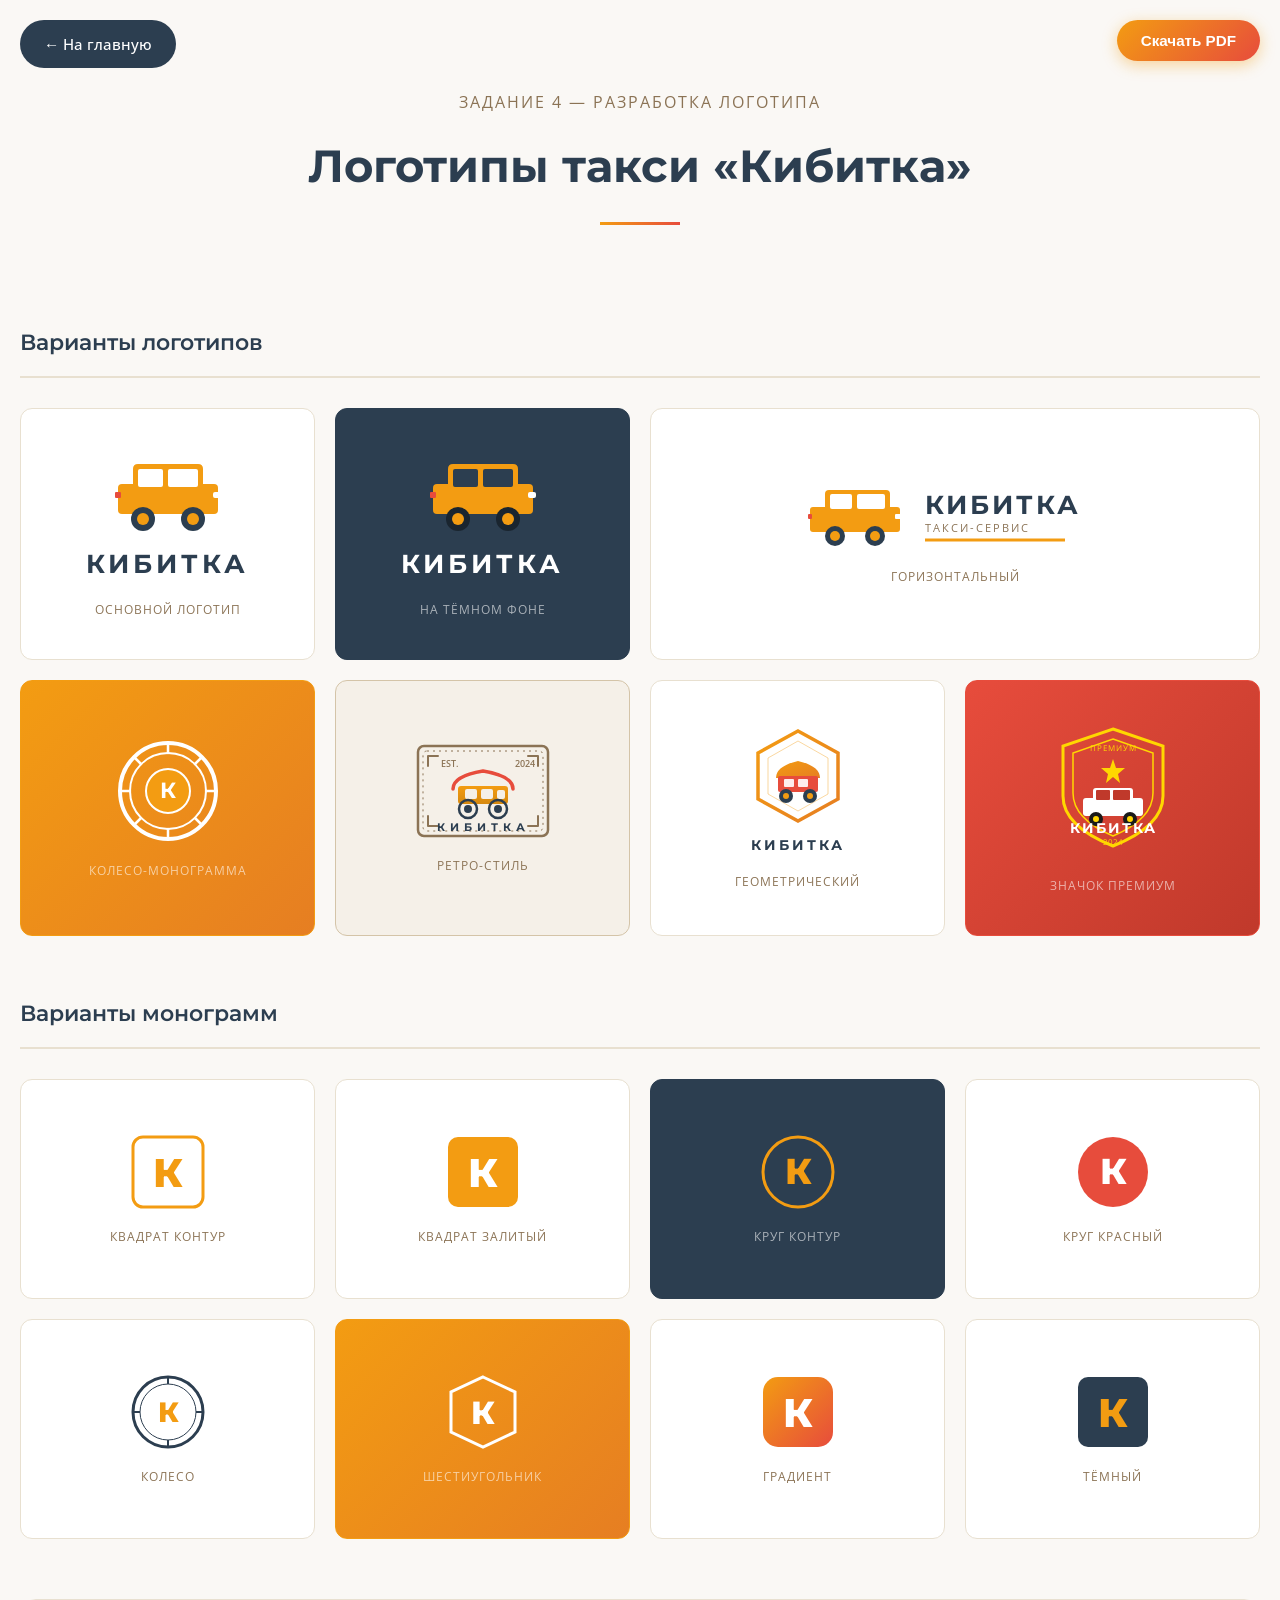
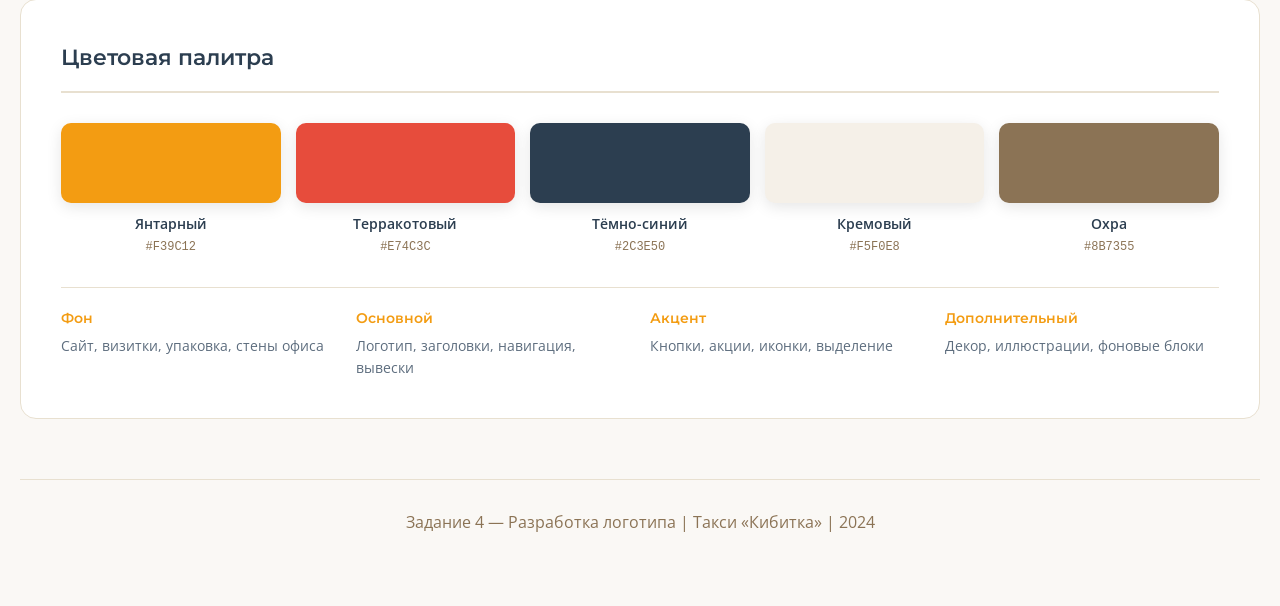
<file: public/task4.html>
<!DOCTYPE html>
<html lang="ru">
<head>
    <meta charset="UTF-8">
    <meta name="viewport" content="width=device-width, initial-scale=1.0">
    <title>Задание 4 — Разработка логотипа «Кибитка»</title>
    <link href="https://fonts.googleapis.com/css2?family=Montserrat:wght@400;600;700;800&family=Open+Sans:wght@400;600&display=swap" rel="stylesheet">
    <style>
        * {
            margin: 0;
            padding: 0;
            box-sizing: border-box;
        }

        body {
            font-family: 'Open Sans', sans-serif;
            background: #faf8f5;
            color: #2c3e50;
            line-height: 1.6;
            min-height: 100vh;
        }

        .container {
            max-width: 1400px;
            margin: 0 auto;
            padding: 40px 20px;
        }

        .header {
            text-align: center;
            padding: 50px 20px;
            margin-bottom: 50px;
        }

        .header-subtitle {
            font-size: 1rem;
            color: #8b7355;
            letter-spacing: 2px;
            text-transform: uppercase;
            margin-bottom: 15px;
        }

        .header h1 {
            font-family: 'Montserrat', sans-serif;
            font-size: 2.8rem;
            font-weight: 700;
            color: #2c3e50;
            margin-bottom: 20px;
        }

        .header-line {
            width: 80px;
            height: 3px;
            background: linear-gradient(90deg, #f39c12, #e74c3c);
            margin: 0 auto;
        }

        .section-title {
            font-family: 'Montserrat', sans-serif;
            font-size: 1.4rem;
            font-weight: 600;
            color: #2c3e50;
            margin-bottom: 30px;
            padding-bottom: 15px;
            border-bottom: 2px solid #e8e0d0;
        }

        .logo-section {
            margin-bottom: 60px;
        }

        .logo-grid {
            display: grid;
            grid-template-columns: repeat(4, 1fr);
            gap: 20px;
        }

        .logo-card {
            background: white;
            border-radius: 12px;
            padding: 40px 30px;
            display: flex;
            flex-direction: column;
            align-items: center;
            justify-content: center;
            min-height: 220px;
            transition: transform 0.3s ease, box-shadow 0.3s ease;
            border: 1px solid #e8e0d0;
        }

        .logo-card:hover {
            transform: translateY(-5px);
            box-shadow: 0 15px 40px rgba(0,0,0,0.1);
        }

        .logo-card.dark {
            background: #2c3e50;
            border-color: #2c3e50;
        }

        .logo-card.orange {
            background: linear-gradient(135deg, #f39c12 0%, #e67e22 100%);
            border-color: #f39c12;
        }

        .logo-card.red {
            background: linear-gradient(135deg, #e74c3c 0%, #c0392b 100%);
            border-color: #e74c3c;
        }

        .logo-card.cream {
            background: #f5f0e8;
            border-color: #d4c4a8;
        }

        .logo-label {
            font-size: 0.75rem;
            color: #8b7355;
            text-transform: uppercase;
            letter-spacing: 1px;
            margin-top: 15px;
            text-align: center;
        }

        .logo-card.dark .logo-label,
        .logo-card.orange .logo-label,
        .logo-card.red .logo-label {
            color: rgba(255,255,255,0.6);
        }

        .logo-card.wide {
            grid-column: span 2;
        }

        .palette-section {
            margin-bottom: 60px;
            padding: 40px;
            background: white;
            border-radius: 16px;
            border: 1px solid #e8e0d0;
        }

        .palette-grid {
            display: grid;
            grid-template-columns: repeat(5, 1fr);
            gap: 15px;
            margin-bottom: 30px;
        }

        .palette-item {
            text-align: center;
        }

        .palette-color {
            height: 80px;
            border-radius: 10px;
            margin-bottom: 10px;
            box-shadow: 0 4px 15px rgba(0,0,0,0.1);
        }

        .palette-name {
            font-size: 0.85rem;
            font-weight: 600;
            color: #2c3e50;
            margin-bottom: 3px;
        }

        .palette-hex {
            font-size: 0.75rem;
            color: #8b7355;
            font-family: monospace;
        }

        .palette-description {
            display: grid;
            grid-template-columns: repeat(4, 1fr);
            gap: 20px;
            padding-top: 20px;
            border-top: 1px solid #e8e0d0;
        }

        .palette-desc-item h4 {
            font-family: 'Montserrat', sans-serif;
            font-size: 0.85rem;
            font-weight: 600;
            color: #f39c12;
            margin-bottom: 5px;
        }

        .palette-desc-item p {
            font-size: 0.85rem;
            color: #5d6d7e;
        }

        .nav-link {
            position: fixed;
            top: 20px;
            left: 20px;
            background: #2c3e50;
            color: white;
            text-decoration: none;
            padding: 12px 24px;
            border-radius: 30px;
            font-size: 0.95rem;
            font-weight: 500;
            z-index: 1000;
            transition: background 0.2s, transform 0.2s;
        }

        .nav-link:hover {
            background: #34495e;
            transform: translateY(-2px);
        }

        .download-btn {
            position: fixed;
            top: 20px;
            right: 20px;
            background: linear-gradient(135deg, #f39c12, #e74c3c);
            color: white;
            border: none;
            padding: 12px 24px;
            border-radius: 30px;
            font-size: 0.95rem;
            font-weight: 600;
            cursor: pointer;
            box-shadow: 0 4px 15px rgba(243, 156, 18, 0.4);
            z-index: 1000;
            transition: transform 0.2s, box-shadow 0.2s;
        }

        .download-btn:hover {
            transform: translateY(-2px);
            box-shadow: 0 6px 20px rgba(243, 156, 18, 0.5);
        }

        .footer {
            text-align: center;
            padding: 30px;
            margin-top: 40px;
            color: #8b7355;
            border-top: 1px solid #e8e0d0;
        }

        @media (max-width: 1200px) {
            .logo-grid {
                grid-template-columns: repeat(3, 1fr);
            }
        }

        @media (max-width: 900px) {
            .logo-grid {
                grid-template-columns: repeat(2, 1fr);
            }
            .palette-grid {
                grid-template-columns: repeat(3, 1fr);
            }
            .palette-description {
                grid-template-columns: repeat(2, 1fr);
            }
        }

        @media (max-width: 600px) {
            .header h1 {
                font-size: 2rem;
            }
            .logo-grid {
                grid-template-columns: 1fr;
            }
            .logo-card.wide {
                grid-column: span 1;
            }
            .palette-grid {
                grid-template-columns: repeat(2, 1fr);
            }
            .palette-description {
                grid-template-columns: 1fr;
            }
            .nav-link, .download-btn {
                padding: 10px 18px;
                font-size: 0.85rem;
            }
        }

        @media print {
            body {
                background: white;
            }
            .nav-link, .download-btn {
                display: none !important;
            }
            .logo-card, .palette-section {
                break-inside: avoid;
            }
        }
    </style>
</head>
<body>
    <a href="index.html" class="nav-link">← На главную</a>
    <button class="download-btn" onclick="window.print()">Скачать PDF</button>

    <div class="container">
        <header class="header">
            <p class="header-subtitle">Задание 4 — Разработка логотипа</p>
            <h1>Логотипы такси «Кибитка»</h1>
            <div class="header-line"></div>
        </header>

        <!-- Основные логотипы -->
        <section class="logo-section">
            <h2 class="section-title">Варианты логотипов</h2>
            
            <div class="logo-grid">
                <!-- 1. Основной логотип -->
                <div class="logo-card">
                    <svg width="140" height="90" viewBox="0 0 140 90" fill="none" xmlns="http://www.w3.org/2000/svg">
                        <rect x="20" y="35" width="100" height="30" rx="4" fill="#f39c12"/>
                        <path d="M35 35 L35 20 Q35 15 40 15 L100 15 Q105 15 105 20 L105 35" fill="#f39c12"/>
                        <rect x="40" y="20" width="25" height="18" rx="2" fill="white"/>
                        <rect x="70" y="20" width="30" height="18" rx="2" fill="white"/>
                        <line x1="68" y1="20" x2="68" y2="38" stroke="#f39c12" stroke-width="3"/>
                        <rect x="115" y="43" width="8" height="6" rx="2" fill="white"/>
                        <rect x="17" y="43" width="6" height="6" rx="1" fill="#e74c3c"/>
                        <circle cx="45" cy="70" r="12" fill="#2c3e50"/>
                        <circle cx="45" cy="70" r="6" fill="#f39c12"/>
                        <circle cx="95" cy="70" r="12" fill="#2c3e50"/>
                        <circle cx="95" cy="70" r="6" fill="#f39c12"/>
                    </svg>
                    <div style="font-family: 'Montserrat', sans-serif; font-weight: 700; font-size: 1.6rem; color: #2c3e50; margin-top: 5px; letter-spacing: 4px;">КИБИТКА</div>
                    <span class="logo-label">Основной логотип</span>
                </div>

                <!-- 2. На тёмном фоне -->
                <div class="logo-card dark">
                    <svg width="140" height="90" viewBox="0 0 140 90" fill="none" xmlns="http://www.w3.org/2000/svg">
                        <rect x="20" y="35" width="100" height="30" rx="4" fill="#f39c12"/>
                        <path d="M35 35 L35 20 Q35 15 40 15 L100 15 Q105 15 105 20 L105 35" fill="#f39c12"/>
                        <rect x="40" y="20" width="25" height="18" rx="2" fill="#2c3e50"/>
                        <rect x="70" y="20" width="30" height="18" rx="2" fill="#2c3e50"/>
                        <line x1="68" y1="20" x2="68" y2="38" stroke="#f39c12" stroke-width="3"/>
                        <rect x="115" y="43" width="8" height="6" rx="2" fill="white"/>
                        <rect x="17" y="43" width="6" height="6" rx="1" fill="#e74c3c"/>
                        <circle cx="45" cy="70" r="12" fill="#1a252f"/>
                        <circle cx="45" cy="70" r="6" fill="#f39c12"/>
                        <circle cx="95" cy="70" r="12" fill="#1a252f"/>
                        <circle cx="95" cy="70" r="6" fill="#f39c12"/>
                    </svg>
                    <div style="font-family: 'Montserrat', sans-serif; font-weight: 700; font-size: 1.6rem; color: white; margin-top: 5px; letter-spacing: 4px;">КИБИТКА</div>
                    <span class="logo-label">На тёмном фоне</span>
                </div>

                <!-- 3. Горизонтальный -->
                <div class="logo-card wide">
                    <svg width="320" height="70" viewBox="0 0 320 70" fill="none" xmlns="http://www.w3.org/2000/svg">
                        <rect x="15" y="25" width="90" height="25" rx="3" fill="#f39c12"/>
                        <path d="M30 25 L30 12 Q30 8 34 8 L91 8 Q95 8 95 12 L95 25" fill="#f39c12"/>
                        <rect x="35" y="12" width="22" height="15" rx="2" fill="white"/>
                        <rect x="62" y="12" width="28" height="15" rx="2" fill="white"/>
                        <line x1="60" y1="12" x2="60" y2="27" stroke="#f39c12" stroke-width="3"/>
                        <rect x="100" y="32" width="6" height="5" rx="1" fill="white"/>
                        <rect x="13" y="32" width="4" height="5" rx="1" fill="#e74c3c"/>
                        <circle cx="40" cy="54" r="10" fill="#2c3e50"/>
                        <circle cx="40" cy="54" r="5" fill="#f39c12"/>
                        <circle cx="80" cy="54" r="10" fill="#2c3e50"/>
                        <circle cx="80" cy="54" r="5" fill="#f39c12"/>
                        <text x="130" y="32" font-family="Montserrat, sans-serif" font-weight="700" font-size="26" fill="#2c3e50" letter-spacing="3">КИБИТКА</text>
                        <text x="130" y="50" font-family="'Open Sans', sans-serif" font-weight="400" font-size="11" fill="#8b7355" letter-spacing="2">ТАКСИ-СЕРВИС</text>
                        <line x1="130" y1="58" x2="270" y2="58" stroke="#f39c12" stroke-width="3"/>
                    </svg>
                    <span class="logo-label">Горизонтальный</span>
                </div>

                <!-- 4. Колесо-монограмма -->
                <div class="logo-card orange">
                    <svg width="110" height="110" viewBox="0 0 110 110" fill="none" xmlns="http://www.w3.org/2000/svg">
                        <circle cx="55" cy="55" r="48" stroke="white" stroke-width="4" fill="none"/>
                        <circle cx="55" cy="55" r="38" stroke="white" stroke-width="2" fill="none"/>
                        <g stroke="white" stroke-width="2.5" stroke-linecap="round">
                            <line x1="55" y1="7" x2="55" y2="17"/>
                            <line x1="55" y1="93" x2="55" y2="103"/>
                            <line x1="7" y1="55" x2="17" y2="55"/>
                            <line x1="93" y1="55" x2="103" y2="55"/>
                            <line x1="21" y1="21" x2="28" y2="28"/>
                            <line x1="82" y1="82" x2="89" y2="89"/>
                            <line x1="89" y1="21" x2="82" y2="28"/>
                            <line x1="21" y1="89" x2="28" y2="82"/>
                        </g>
                        <circle cx="55" cy="55" r="22" fill="#f39c12"/>
                        <circle cx="55" cy="55" r="22" stroke="white" stroke-width="2" fill="none"/>
                        <text x="55" y="62" font-family="Montserrat, sans-serif" font-weight="700" font-size="22" fill="white" text-anchor="middle">К</text>
                    </svg>
                    <span class="logo-label">Колесо-монограмма</span>
                </div>

                <!-- 5. Ретро-стиль -->
                <div class="logo-card cream">
                    <svg width="140" height="100" viewBox="0 0 140 100" fill="none" xmlns="http://www.w3.org/2000/svg">
                        <defs>
                            <linearGradient id="retroGrad" x1="0%" y1="0%" x2="0%" y2="100%">
                                <stop offset="0%" style="stop-color:#f39c12"/>
                                <stop offset="100%" style="stop-color:#d68910"/>
                            </linearGradient>
                        </defs>
                        <rect x="5" y="5" width="130" height="90" rx="6" stroke="#8b7355" stroke-width="2.5" fill="none"/>
                        <rect x="10" y="10" width="120" height="80" rx="4" stroke="#8b7355" stroke-width="1" fill="none" stroke-dasharray="2,4"/>
                        <path d="M15 15 L25 15 M15 15 L15 25" stroke="#8b7355" stroke-width="2" stroke-linecap="round"/>
                        <path d="M125 15 L115 15 M125 15 L125 25" stroke="#8b7355" stroke-width="2" stroke-linecap="round"/>
                        <path d="M15 85 L25 85 M15 85 L15 75" stroke="#8b7355" stroke-width="2" stroke-linecap="round"/>
                        <path d="M125 85 L115 85 M125 85 L125 75" stroke="#8b7355" stroke-width="2" stroke-linecap="round"/>
                        <text x="28" y="26" font-family="'Open Sans', sans-serif" font-size="9" fill="#8b7355" font-weight="600">EST.</text>
                        <text x="102" y="26" font-family="'Open Sans', sans-serif" font-size="9" fill="#8b7355" font-weight="600">2024</text>
                        <path d="M40 48 Q40 35 70 30 Q100 35 100 48" stroke="#e74c3c" stroke-width="3.5" fill="none" stroke-linecap="round"/>
                        <rect x="45" y="45" width="50" height="18" rx="3" fill="url(#retroGrad)"/>
                        <rect x="52" y="48" width="12" height="10" rx="2" fill="#f5f0e8"/>
                        <rect x="68" y="48" width="12" height="10" rx="2" fill="#f5f0e8"/>
                        <rect x="84" y="49" width="8" height="9" rx="2" fill="#f5f0e8"/>
                        <circle cx="55" cy="68" r="9" stroke="#2c3e50" stroke-width="2.5" fill="none"/>
                        <circle cx="55" cy="68" r="4" fill="#2c3e50"/>
                        <circle cx="85" cy="68" r="9" stroke="#2c3e50" stroke-width="2.5" fill="none"/>
                        <circle cx="85" cy="68" r="4" fill="#2c3e50"/>
                        <text x="70" y="90" font-family="Montserrat, sans-serif" font-weight="700" font-size="11" fill="#2c3e50" text-anchor="middle" letter-spacing="5">КИБИТКА</text>
                    </svg>
                    <span class="logo-label">Ретро-стиль</span>
                </div>

                <!-- 6. Геометрический -->
                <div class="logo-card">
                    <svg width="100" height="100" viewBox="0 0 100 100" fill="none" xmlns="http://www.w3.org/2000/svg">
                        <defs>
                            <linearGradient id="geoGrad" x1="0%" y1="0%" x2="100%" y2="100%">
                                <stop offset="0%" style="stop-color:#f39c12"/>
                                <stop offset="100%" style="stop-color:#e67e22"/>
                            </linearGradient>
                        </defs>
                        <polygon points="50,5 90,27 90,73 50,95 10,73 10,27" stroke="url(#geoGrad)" stroke-width="3.5" fill="none"/>
                        <polygon points="50,15 80,32 80,68 50,85 20,68 20,32" stroke="#f39c12" stroke-width="1" fill="none" opacity="0.4"/>
                        <path d="M28 52 Q28 40 50 35 Q72 40 72 52" fill="url(#geoGrad)"/>
                        <rect x="30" y="50" width="40" height="16" rx="2" fill="#e74c3c"/>
                        <rect x="36" y="53" width="10" height="8" rx="1" fill="white" opacity="0.9"/>
                        <rect x="50" y="53" width="10" height="8" rx="1" fill="white" opacity="0.9"/>
                        <circle cx="38" cy="70" r="7" fill="#2c3e50"/>
                        <circle cx="38" cy="70" r="3" fill="#f39c12"/>
                        <circle cx="62" cy="70" r="7" fill="#2c3e50"/>
                        <circle cx="62" cy="70" r="3" fill="#f39c12"/>
                    </svg>
                    <div style="font-family: 'Montserrat', sans-serif; font-weight: 700; font-size: 0.9rem; color: #2c3e50; margin-top: 8px; letter-spacing: 3px;">КИБИТКА</div>
                    <span class="logo-label">Геометрический</span>
                </div>

                <!-- 7. Значок премиум -->
                <div class="logo-card red">
                    <svg width="120" height="140" viewBox="0 0 120 140" fill="none" xmlns="http://www.w3.org/2000/svg">
                        <path d="M60 8 L110 25 L110 75 Q110 105 60 125 Q10 105 10 75 L10 25 Z" stroke="#ffd700" stroke-width="3" fill="none"/>
                        <path d="M60 18 L100 32 L100 72 Q100 98 60 115 Q20 98 20 72 L20 32 Z" stroke="#ffd700" stroke-width="1.5" fill="none"/>
                        <text x="60" y="30" font-family="'Open Sans', sans-serif" font-size="8" fill="#ffd700" text-anchor="middle" letter-spacing="1">ПРЕМИУМ</text>
                        <polygon points="60,38 63,47 72,47 65,53 67,62 60,56 53,62 55,53 48,47 57,47" fill="#ffd700"/>
                        <g transform="translate(25, 62)">
                            <rect x="5" y="15" width="60" height="18" rx="3" fill="white"/>
                            <path d="M15 15 L15 8 Q15 5 18 5 L52 5 Q55 5 55 8 L55 15" fill="white"/>
                            <rect x="18" y="7" width="14" height="10" rx="1" fill="#c0392b"/>
                            <rect x="35" y="7" width="17" height="10" rx="1" fill="#c0392b"/>
                            <line x1="34" y1="7" x2="34" y2="17" stroke="white" stroke-width="2"/>
                            <circle cx="18" cy="36" r="7" fill="#1a1a1a"/>
                            <circle cx="18" cy="36" r="3" fill="#ffd700"/>
                            <circle cx="52" cy="36" r="7" fill="#1a1a1a"/>
                            <circle cx="52" cy="36" r="3" fill="#ffd700"/>
                        </g>
                        <text x="60" y="112" font-family="Montserrat, sans-serif" font-weight="700" font-size="14" fill="white" text-anchor="middle" letter-spacing="2">КИБИТКА</text>
                        <text x="60" y="124" font-family="'Open Sans', sans-serif" font-size="8" fill="#ffd700" text-anchor="middle">2024</text>
                    </svg>
                    <span class="logo-label">Значок премиум</span>
                </div>
            </div>
        </section>

        <!-- Варианты монограмм -->
        <section class="logo-section">
            <h2 class="section-title">Варианты монограмм</h2>
            
            <div class="logo-grid">
                <!-- Монограмма 1 -->
                <div class="logo-card">
                    <svg width="80" height="80" viewBox="0 0 80 80" fill="none" xmlns="http://www.w3.org/2000/svg">
                        <rect x="5" y="5" width="70" height="70" rx="10" stroke="#f39c12" stroke-width="3" fill="none"/>
                        <text x="40" y="55" font-family="Montserrat, sans-serif" font-weight="800" font-size="40" fill="#f39c12" text-anchor="middle">К</text>
                    </svg>
                    <span class="logo-label">Квадрат контур</span>
                </div>

                <!-- Монограмма 2 -->
                <div class="logo-card">
                    <svg width="80" height="80" viewBox="0 0 80 80" fill="none" xmlns="http://www.w3.org/2000/svg">
                        <rect x="5" y="5" width="70" height="70" rx="10" fill="#f39c12"/>
                        <text x="40" y="55" font-family="Montserrat, sans-serif" font-weight="800" font-size="40" fill="white" text-anchor="middle">К</text>
                    </svg>
                    <span class="logo-label">Квадрат залитый</span>
                </div>

                <!-- Монограмма 3 -->
                <div class="logo-card dark">
                    <svg width="80" height="80" viewBox="0 0 80 80" fill="none" xmlns="http://www.w3.org/2000/svg">
                        <circle cx="40" cy="40" r="35" stroke="#f39c12" stroke-width="3" fill="none"/>
                        <text x="40" y="52" font-family="Montserrat, sans-serif" font-weight="800" font-size="36" fill="#f39c12" text-anchor="middle">К</text>
                    </svg>
                    <span class="logo-label">Круг контур</span>
                </div>

                <!-- Монограмма 4 -->
                <div class="logo-card">
                    <svg width="80" height="80" viewBox="0 0 80 80" fill="none" xmlns="http://www.w3.org/2000/svg">
                        <circle cx="40" cy="40" r="35" fill="#e74c3c"/>
                        <text x="40" y="52" font-family="Montserrat, sans-serif" font-weight="800" font-size="36" fill="white" text-anchor="middle">К</text>
                    </svg>
                    <span class="logo-label">Круг красный</span>
                </div>

                <!-- Монограмма 5 -->
                <div class="logo-card">
                    <svg width="80" height="80" viewBox="0 0 80 80" fill="none" xmlns="http://www.w3.org/2000/svg">
                        <circle cx="40" cy="40" r="35" stroke="#2c3e50" stroke-width="3" fill="none"/>
                        <circle cx="40" cy="40" r="28" stroke="#2c3e50" stroke-width="1" fill="none"/>
                        <line x1="40" y1="5" x2="40" y2="12" stroke="#2c3e50" stroke-width="2"/>
                        <line x1="40" y1="68" x2="40" y2="75" stroke="#2c3e50" stroke-width="2"/>
                        <line x1="5" y1="40" x2="12" y2="40" stroke="#2c3e50" stroke-width="2"/>
                        <line x1="68" y1="40" x2="75" y2="40" stroke="#2c3e50" stroke-width="2"/>
                        <text x="40" y="50" font-family="Montserrat, sans-serif" font-weight="800" font-size="28" fill="#f39c12" text-anchor="middle">К</text>
                    </svg>
                    <span class="logo-label">Колесо</span>
                </div>

                <!-- Монограмма 6 -->
                <div class="logo-card orange">
                    <svg width="80" height="80" viewBox="0 0 80 80" fill="none" xmlns="http://www.w3.org/2000/svg">
                        <polygon points="40,5 72,20 72,60 40,75 8,60 8,20" stroke="white" stroke-width="3" fill="none"/>
                        <text x="40" y="52" font-family="Montserrat, sans-serif" font-weight="800" font-size="32" fill="white" text-anchor="middle">К</text>
                    </svg>
                    <span class="logo-label">Шестиугольник</span>
                </div>

                <!-- Монограмма 7 -->
                <div class="logo-card">
                    <svg width="80" height="80" viewBox="0 0 80 80" fill="none" xmlns="http://www.w3.org/2000/svg">
                        <defs>
                            <linearGradient id="grad1" x1="0%" y1="0%" x2="100%" y2="100%">
                                <stop offset="0%" style="stop-color:#f39c12"/>
                                <stop offset="100%" style="stop-color:#e74c3c"/>
                            </linearGradient>
                        </defs>
                        <rect x="5" y="5" width="70" height="70" rx="15" fill="url(#grad1)"/>
                        <text x="40" y="55" font-family="Montserrat, sans-serif" font-weight="800" font-size="40" fill="white" text-anchor="middle">К</text>
                    </svg>
                    <span class="logo-label">Градиент</span>
                </div>

                <!-- Монограмма 8 -->
                <div class="logo-card">
                    <svg width="80" height="80" viewBox="0 0 80 80" fill="none" xmlns="http://www.w3.org/2000/svg">
                        <rect x="5" y="5" width="70" height="70" rx="10" fill="#2c3e50"/>
                        <text x="40" y="55" font-family="Montserrat, sans-serif" font-weight="800" font-size="40" fill="#f39c12" text-anchor="middle">К</text>
                    </svg>
                    <span class="logo-label">Тёмный</span>
                </div>
            </div>
        </section>

        <!-- Color Palette -->
        <section class="palette-section">
            <h2 class="section-title">Цветовая палитра</h2>
            
            <div class="palette-grid">
                <div class="palette-item">
                    <div class="palette-color" style="background: #f39c12;"></div>
                    <div class="palette-name">Янтарный</div>
                    <div class="palette-hex">#F39C12</div>
                </div>
                <div class="palette-item">
                    <div class="palette-color" style="background: #e74c3c;"></div>
                    <div class="palette-name">Терракотовый</div>
                    <div class="palette-hex">#E74C3C</div>
                </div>
                <div class="palette-item">
                    <div class="palette-color" style="background: #2c3e50;"></div>
                    <div class="palette-name">Тёмно-синий</div>
                    <div class="palette-hex">#2C3E50</div>
                </div>
                <div class="palette-item">
                    <div class="palette-color" style="background: #f5f0e8;"></div>
                    <div class="palette-name">Кремовый</div>
                    <div class="palette-hex">#F5F0E8</div>
                </div>
                <div class="palette-item">
                    <div class="palette-color" style="background: #8b7355;"></div>
                    <div class="palette-name">Охра</div>
                    <div class="palette-hex">#8B7355</div>
                </div>
            </div>

            <div class="palette-description">
                <div class="palette-desc-item">
                    <h4>Фон</h4>
                    <p>Сайт, визитки, упаковка, стены офиса</p>
                </div>
                <div class="palette-desc-item">
                    <h4>Основной</h4>
                    <p>Логотип, заголовки, навигация, вывески</p>
                </div>
                <div class="palette-desc-item">
                    <h4>Акцент</h4>
                    <p>Кнопки, акции, иконки, выделение</p>
                </div>
                <div class="palette-desc-item">
                    <h4>Дополнительный</h4>
                    <p>Декор, иллюстрации, фоновые блоки</p>
                </div>
            </div>
        </section>

        <footer class="footer">
            <p>Задание 4 — Разработка логотипа | Такси «Кибитка» | 2024</p>
        </footer>
    </div>
</body>
</html>
</file>
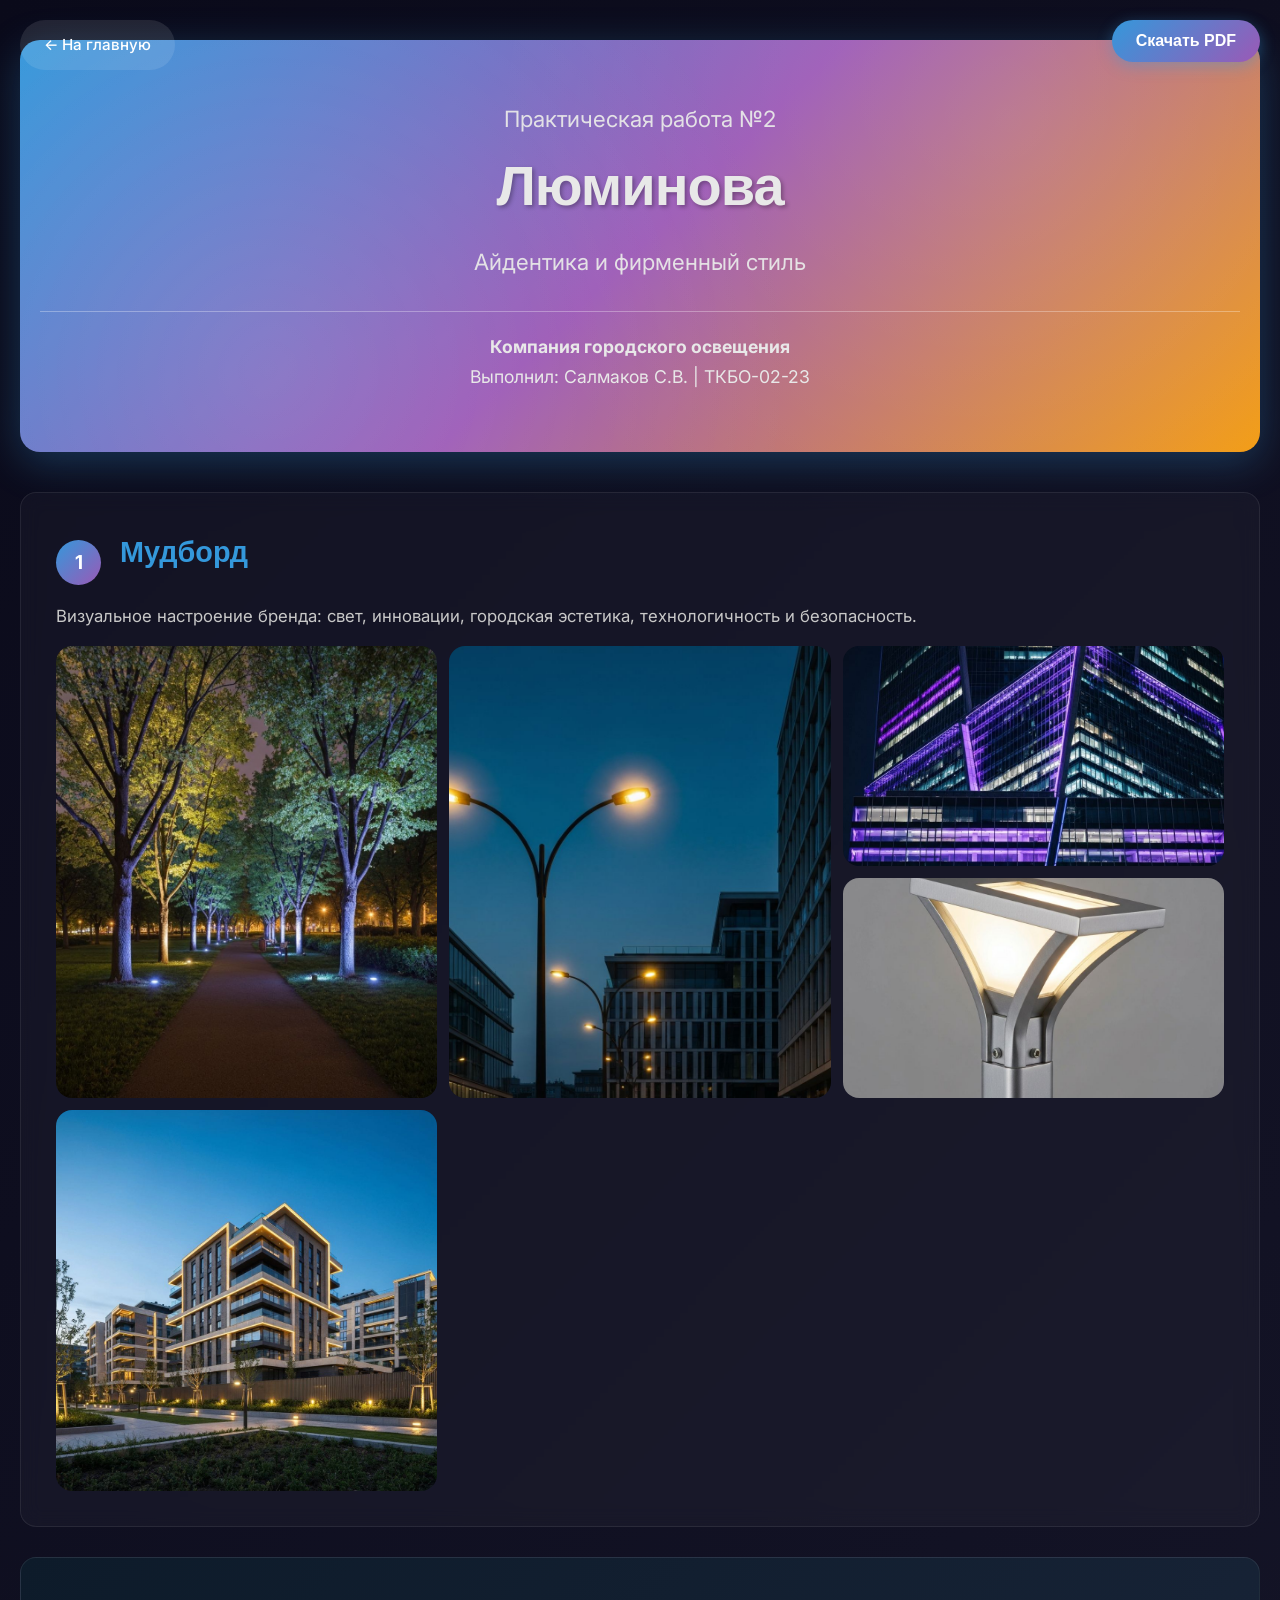
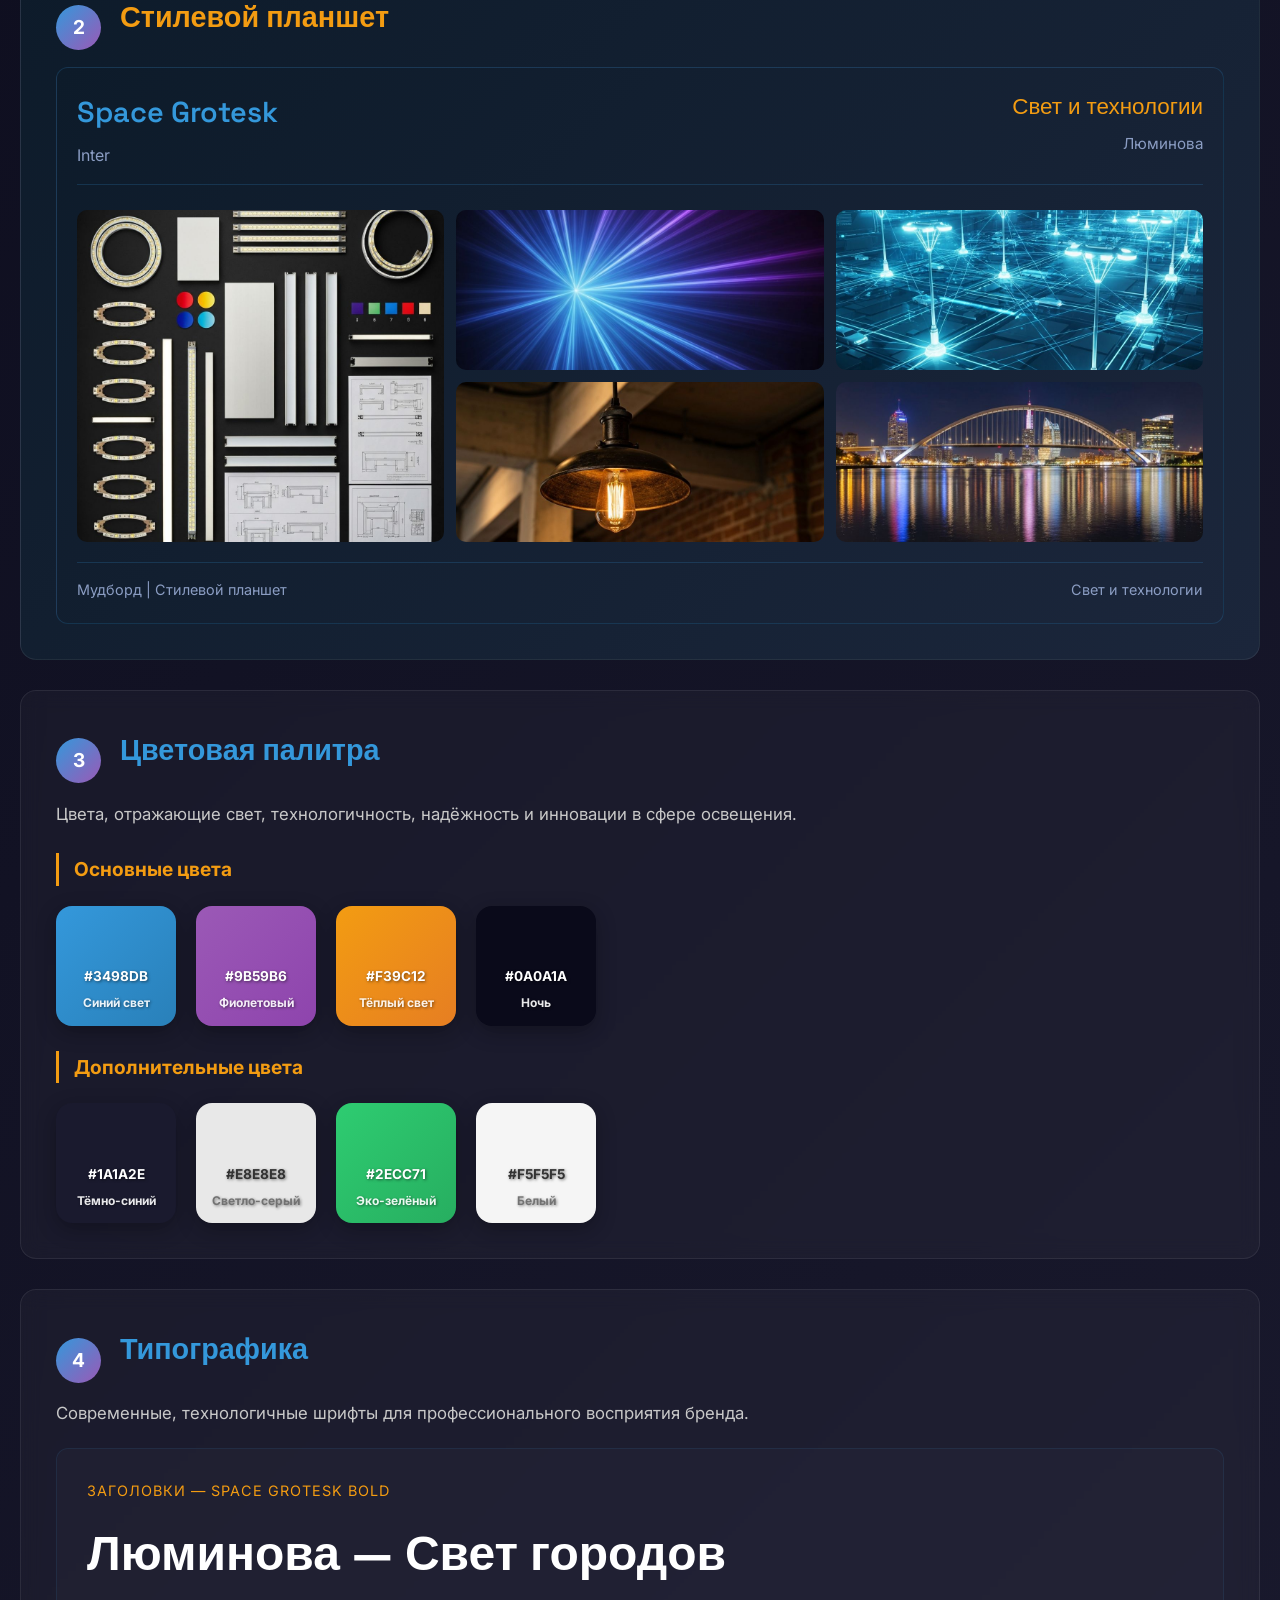
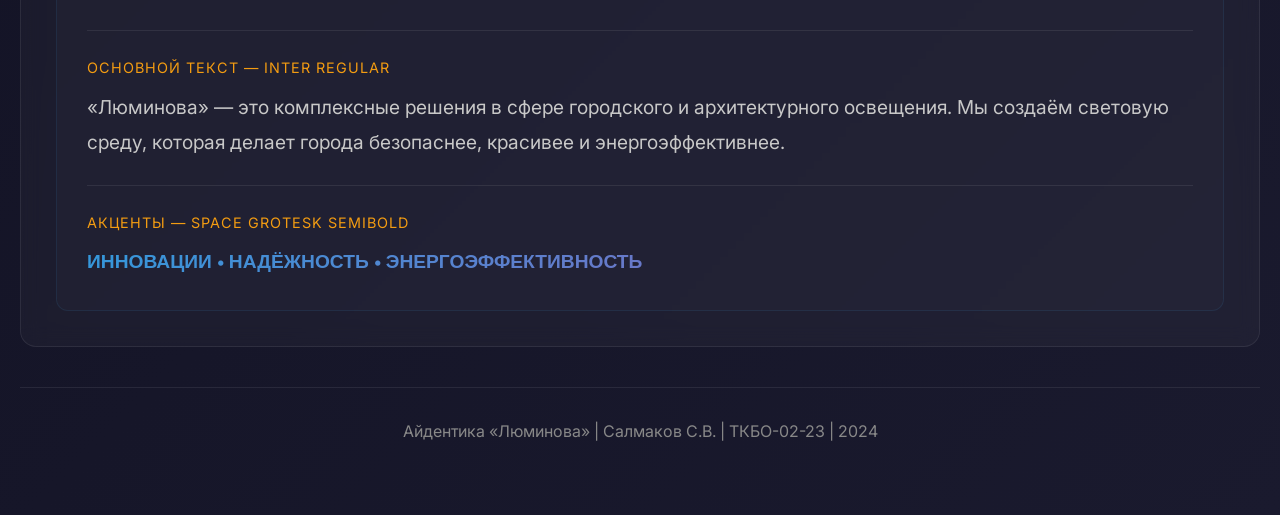
<file: public/aidenticTwo/aidentic.html>
<!DOCTYPE html>
<html lang="ru">
<head>
    <meta charset="UTF-8">
    <meta name="viewport" content="width=device-width, initial-scale=1.0">
    <title>Айдентика компании «Люминова» — Городское освещение</title>
    <link href="https://fonts.googleapis.com/css2?family=Inter:wght@300;400;500;600;700&family=Space+Grotesk:wght@400;500;600;700&display=swap" rel="stylesheet">
    <style>
        * {
            margin: 0;
            padding: 0;
            box-sizing: border-box;
        }

        body {
            font-family: 'Inter', sans-serif;
            background: linear-gradient(135deg, #0a0a1a 0%, #1a1a2e 100%);
            color: #e8e8e8;
            line-height: 1.7;
            min-height: 100vh;
        }

        .container {
            max-width: 1400px;
            margin: 0 auto;
            padding: 40px 20px;
        }

        /* Header */
        .header {
            text-align: center;
            padding: 60px 20px;
            background: linear-gradient(135deg, #3498db 0%, #9b59b6 50%, #f39c12 100%);
            border-radius: 20px;
            margin-bottom: 40px;
            box-shadow: 0 10px 40px rgba(52, 152, 219, 0.3);
            position: relative;
            overflow: hidden;
        }

        .header::before {
            content: '';
            position: absolute;
            top: 0;
            left: 0;
            right: 0;
            bottom: 0;
            background: radial-gradient(circle at 20% 80%, rgba(255,255,255,0.1) 0%, transparent 50%),
                        radial-gradient(circle at 80% 20%, rgba(255,255,255,0.1) 0%, transparent 50%);
        }

        .header h1 {
            font-family: 'Space Grotesk', sans-serif;
            font-size: 3.5rem;
            font-weight: 700;
            margin-bottom: 10px;
            text-shadow: 2px 2px 4px rgba(0,0,0,0.3);
            position: relative;
            letter-spacing: -1px;
        }

        .header .subtitle {
            font-size: 1.4rem;
            opacity: 0.95;
            position: relative;
        }

        .header .author {
            margin-top: 30px;
            padding-top: 20px;
            border-top: 1px solid rgba(255,255,255,0.3);
            font-size: 1.1rem;
            position: relative;
        }

        /* Section Styles */
        .section {
            background: rgba(255, 255, 255, 0.03);
            border-radius: 16px;
            padding: 35px;
            margin-bottom: 30px;
            backdrop-filter: blur(10px);
            border: 1px solid rgba(255, 255, 255, 0.08);
        }

        .section-number {
            display: inline-block;
            background: linear-gradient(135deg, #3498db, #9b59b6);
            color: white;
            width: 45px;
            height: 45px;
            border-radius: 50%;
            text-align: center;
            line-height: 45px;
            font-weight: bold;
            font-size: 1.2rem;
            margin-right: 15px;
        }

        .section h2 {
            display: inline-block;
            font-family: 'Space Grotesk', sans-serif;
            font-size: 1.8rem;
            color: #3498db;
            margin-bottom: 25px;
            vertical-align: middle;
        }

        .section h3 {
            color: #f39c12;
            font-size: 1.2rem;
            margin: 25px 0 15px 0;
            padding-left: 15px;
            border-left: 3px solid #f39c12;
        }

        .section p {
            color: #c8c8c8;
            font-size: 1.05rem;
            margin-bottom: 15px;
        }

        /* Moodboard Grid - Bento Style */
        .moodboard-grid {
            display: grid;
            grid-template-columns: 1fr 1fr 1fr 1.2fr;
            grid-template-rows: 180px 180px 180px;
            gap: 12px;
        }

        .moodboard-item {
            border-radius: 16px;
            overflow: hidden;
            position: relative;
            cursor: pointer;
            transition: transform 0.3s ease, box-shadow 0.3s ease;
            background: linear-gradient(135deg, #1a1a2e, #2a2a4e);
            display: flex;
            align-items: center;
            justify-content: center;
        }

        .moodboard-item:hover {
            transform: scale(1.02);
            box-shadow: 0 10px 30px rgba(52, 152, 219, 0.3);
            z-index: 10;
        }

        .moodboard-item img {
            width: 100%;
            height: 100%;
            object-fit: cover;
        }

        .moodboard-placeholder {
            width: 100%;
            height: 100%;
            display: flex;
            flex-direction: column;
            align-items: center;
            justify-content: center;
            background: linear-gradient(135deg, #1a1a2e, #2a2a4e);
            color: #5a5a7a;
            font-size: 0.85rem;
            text-align: center;
            padding: 15px;
        }

        .moodboard-placeholder svg {
            width: 48px;
            height: 48px;
            margin-bottom: 10px;
            opacity: 0.5;
        }

        /* Specific grid positions */
        .moodboard-item:nth-child(1) {
            grid-row: 1 / 3;
        }

        .moodboard-item:nth-child(4) {
            grid-row: 1 / 3;
        }

        .moodboard-item:nth-child(7) {
            grid-row: 2 / 4;
        }

        .moodboard-item:nth-child(10) {
            grid-row: 2 / 4;
        }

        /* Styleboard Section */
        .styleboard-section {
            background: linear-gradient(135deg, #0d1b2a 0%, #1b263b 100%);
        }

        .styleboard-section h2 {
            color: #f39c12;
        }

        .styleboard-container {
            background: linear-gradient(135deg, #0d1b2a 0%, #1b263b 100%);
            border-radius: 12px;
            padding: 20px;
            border: 1px solid rgba(52, 152, 219, 0.2);
        }

        .styleboard-header {
            display: flex;
            justify-content: space-between;
            align-items: flex-start;
            margin-bottom: 25px;
            padding-bottom: 15px;
            border-bottom: 1px solid rgba(52, 152, 219, 0.2);
        }

        .styleboard-fonts {
            text-align: left;
        }

        .font-name-display {
            font-family: 'Space Grotesk', sans-serif;
            font-size: 1.8rem;
            color: #3498db;
            font-weight: 600;
        }

        .font-name-secondary {
            font-family: 'Inter', sans-serif;
            font-size: 1rem;
            color: #8b9dc3;
            margin-top: 5px;
        }

        .styleboard-theme {
            text-align: right;
        }

        .theme-name {
            font-family: 'Space Grotesk', sans-serif;
            font-size: 1.4rem;
            color: #f39c12;
        }

        .theme-subtitle {
            font-size: 0.95rem;
            color: #8b9dc3;
            margin-top: 5px;
        }

        .styleboard-grid {
            display: grid;
            grid-template-columns: repeat(3, 1fr);
            grid-template-rows: 140px 100px 140px;
            gap: 12px;
        }

        .styleboard-item {
            border-radius: 10px;
            overflow: hidden;
            background: linear-gradient(135deg, #1a1a2e, #2a2a4e);
        }

        .styleboard-item img {
            width: 100%;
            height: 100%;
            object-fit: cover;
        }

        .styleboard-item.wide {
            grid-column: span 2;
        }

        .styleboard-footer {
            display: flex;
            justify-content: space-between;
            margin-top: 20px;
            padding-top: 15px;
            border-top: 1px solid rgba(52, 152, 219, 0.2);
            font-size: 0.9rem;
            color: #8b9dc3;
        }

        /* Color Palette */
        .color-palette {
            display: flex;
            gap: 20px;
            margin-top: 20px;
            flex-wrap: wrap;
        }

        .color-swatch {
            width: 120px;
            height: 120px;
            border-radius: 16px;
            display: flex;
            flex-direction: column;
            align-items: center;
            justify-content: flex-end;
            padding-bottom: 12px;
            font-size: 0.85rem;
            font-weight: bold;
            color: white;
            text-shadow: 1px 1px 3px rgba(0,0,0,0.5);
            box-shadow: 0 6px 20px rgba(0,0,0,0.3);
            transition: transform 0.3s ease;
        }

        .color-swatch:hover {
            transform: translateY(-5px);
        }

        .color-name {
            font-size: 0.75rem;
            opacity: 0.9;
            margin-top: 5px;
        }

        /* Typography Showcase */
        .typography-showcase {
            background: rgba(255, 255, 255, 0.02);
            padding: 30px;
            border-radius: 12px;
            margin-top: 20px;
            border: 1px solid rgba(52, 152, 219, 0.1);
        }

        .font-sample {
            margin-bottom: 25px;
            padding-bottom: 25px;
            border-bottom: 1px solid rgba(255,255,255,0.08);
        }

        .font-sample:last-child {
            margin-bottom: 0;
            padding-bottom: 0;
            border-bottom: none;
        }

        .font-label {
            color: #f39c12;
            font-size: 0.9rem;
            margin-bottom: 10px;
            text-transform: uppercase;
            letter-spacing: 1px;
        }

        .font-display-heading {
            font-family: 'Space Grotesk', sans-serif;
            font-size: 3rem;
            font-weight: 700;
            color: #fff;
            margin-bottom: 10px;
        }

        .font-display-body {
            font-family: 'Inter', sans-serif;
            font-size: 1.2rem;
            color: #c8c8c8;
            line-height: 1.8;
        }

        /* Logo Variations */
        .logo-grid {
            display: grid;
            grid-template-columns: repeat(auto-fit, minmax(250px, 1fr));
            gap: 25px;
            margin-top: 20px;
        }

        .logo-card {
            background: rgba(255, 255, 255, 0.03);
            padding: 40px;
            border-radius: 16px;
            text-align: center;
            transition: transform 0.3s ease;
            border: 1px solid rgba(255, 255, 255, 0.05);
        }

        .logo-card:hover {
            transform: translateY(-5px);
        }

        .logo-card.dark {
            background: #0a0a1a;
        }

        .logo-card.light {
            background: #f5f5f5;
        }

        .logo-card.gradient {
            background: linear-gradient(135deg, #3498db, #9b59b6);
        }

        .logo-preview {
            font-family: 'Space Grotesk', sans-serif;
            font-size: 2.5rem;
            font-weight: 700;
            margin-bottom: 15px;
            letter-spacing: -1px;
        }

        .logo-preview.dark-text {
            color: #0a0a1a;
        }

        .logo-preview.light-text {
            color: #fff;
        }

        .logo-preview.gradient-text {
            background: linear-gradient(135deg, #3498db, #9b59b6);
            -webkit-background-clip: text;
            -webkit-text-fill-color: transparent;
            background-clip: text;
        }

        .logo-preview.warm-text {
            color: #f39c12;
        }

        .logo-label {
            font-size: 0.85rem;
            color: #888;
            text-transform: uppercase;
            letter-spacing: 1px;
        }

        .logo-card.light .logo-label {
            color: #666;
        }

        /* Brand Elements */
        .brand-elements-grid {
            display: grid;
            grid-template-columns: repeat(auto-fit, minmax(200px, 1fr));
            gap: 20px;
            margin-top: 20px;
        }

        .brand-element {
            background: rgba(255, 255, 255, 0.03);
            padding: 30px;
            border-radius: 12px;
            text-align: center;
            border: 1px solid rgba(52, 152, 219, 0.1);
            transition: border-color 0.3s ease;
        }

        .brand-element:hover {
            border-color: rgba(52, 152, 219, 0.3);
        }

        .brand-element-icon {
            font-size: 3rem;
            margin-bottom: 15px;
        }

        .brand-element-name {
            color: #3498db;
            font-weight: 600;
            margin-bottom: 8px;
        }

        .brand-element-desc {
            color: #999;
            font-size: 0.9rem;
        }

        /* Usage Examples */
        .usage-grid {
            display: grid;
            grid-template-columns: repeat(auto-fit, minmax(300px, 1fr));
            gap: 25px;
            margin-top: 20px;
        }

        .usage-card {
            background: rgba(255, 255, 255, 0.03);
            border-radius: 16px;
            overflow: hidden;
            border: 1px solid rgba(255, 255, 255, 0.05);
        }

        .usage-image {
            width: 100%;
            height: 200px;
            object-fit: cover;
            background: linear-gradient(135deg, #1a1a2e, #2a2a4e);
        }

        .usage-content {
            padding: 20px;
        }

        .usage-title {
            color: #3498db;
            font-size: 1.1rem;
            margin-bottom: 8px;
            font-weight: 600;
        }

        .usage-desc {
            color: #999;
            font-size: 0.95rem;
        }

        /* Target Audience Cards */
        .audience-grid {
            display: grid;
            grid-template-columns: repeat(auto-fit, minmax(280px, 1fr));
            gap: 20px;
            margin-top: 20px;
        }

        .audience-card {
            background: rgba(255, 255, 255, 0.03);
            border-radius: 12px;
            padding: 25px;
            border: 1px solid rgba(52, 152, 219, 0.1);
        }

        .audience-card h4 {
            color: #3498db;
            font-size: 1.1rem;
            margin-bottom: 15px;
            font-weight: 600;
        }

        .audience-card ul {
            list-style: none;
            padding: 0;
        }

        .audience-card li {
            color: #c8c8c8;
            font-size: 0.95rem;
            padding: 5px 0;
            padding-left: 20px;
            position: relative;
        }

        .audience-card li::before {
            content: '';
            position: absolute;
            left: 0;
            top: 50%;
            transform: translateY(-50%);
            width: 8px;
            height: 8px;
            background: linear-gradient(135deg, #3498db, #9b59b6);
            border-radius: 50%;
        }

        /* Footer */
        .footer {
            text-align: center;
            padding: 30px;
            margin-top: 40px;
            color: #888;
            border-top: 1px solid rgba(255, 255, 255, 0.08);
        }

        /* Download Button */
        .download-btn {
            position: fixed;
            top: 20px;
            right: 20px;
            background: linear-gradient(135deg, #3498db, #9b59b6);
            color: white;
            border: none;
            padding: 12px 24px;
            border-radius: 30px;
            font-size: 1rem;
            font-weight: 600;
            cursor: pointer;
            box-shadow: 0 4px 15px rgba(52, 152, 219, 0.4);
            z-index: 1000;
            transition: transform 0.2s, box-shadow 0.2s;
        }

        .download-btn:hover {
            transform: translateY(-2px);
            box-shadow: 0 6px 20px rgba(52, 152, 219, 0.5);
        }

        /* Navigation */
        .nav-link {
            position: fixed;
            top: 20px;
            left: 20px;
            background: rgba(255, 255, 255, 0.1);
            color: white;
            text-decoration: none;
            padding: 12px 24px;
            border-radius: 30px;
            font-size: 0.95rem;
            font-weight: 500;
            z-index: 1000;
            transition: background 0.2s;
        }

        .nav-link:hover {
            background: rgba(255, 255, 255, 0.2);
        }

        /* Responsive */
        @media (max-width: 1024px) {
            .moodboard-grid {
                grid-template-columns: repeat(3, 1fr);
            }
        }

        @media (max-width: 768px) {
            .header h1 {
                font-size: 2rem;
            }
            
            .section {
                padding: 25px;
            }

            .moodboard-grid {
                grid-template-columns: repeat(2, 1fr);
                grid-auto-rows: 150px;
            }

            .moodboard-item:nth-child(1),
            .moodboard-item:nth-child(4),
            .moodboard-item:nth-child(7),
            .moodboard-item:nth-child(10) {
                grid-row: span 1;
            }

            .color-swatch {
                width: 80px;
                height: 80px;
            }

            .nav-link, .download-btn {
                padding: 10px 18px;
                font-size: 0.85rem;
            }
        }

        /* Print Styles */
        @media print {
            @page {
                margin: 15mm;
                size: A4;
            }
            
            body {
                background: white !important;
                color: #1a1a1a !important;
            }

            .header {
                background: #3498db !important;
                -webkit-print-color-adjust: exact;
                print-color-adjust: exact;
            }

            .section {
                background: #f9f9f9 !important;
                border: 1px solid #ddd;
                page-break-inside: avoid;
            }

            .download-btn, .nav-link {
                display: none !important;
            }
        }

        /* Glow effect for light-themed items */
        .glow-effect {
            position: relative;
        }

        .glow-effect::after {
            content: '';
            position: absolute;
            top: 50%;
            left: 50%;
            transform: translate(-50%, -50%);
            width: 60%;
            height: 60%;
            background: radial-gradient(circle, rgba(243, 156, 18, 0.3) 0%, transparent 70%);
            border-radius: 50%;
            pointer-events: none;
        }
    </style>
</head>
<body>
    <a href="../index.html" class="nav-link">← На главную</a>
    <button class="download-btn" onclick="window.print()" title="Скачать PDF">Скачать PDF</button>

    <div class="container">
        <!-- Header -->
        <header class="header">
            <p class="subtitle">Практическая работа №2</p>
            <h1>Люминова</h1>
            <p class="subtitle">Айдентика и фирменный стиль</p>
            <p class="author">
                <strong>Компания городского освещения</strong><br>
                Выполнил: Салмаков С.В. | ТКБО-02-23
            </p>
        </header>

        <!-- 1. Мудборд -->
        <section class="section">
            <span class="section-number">1</span>
            <h2>Мудборд</h2>
            <p>Визуальное настроение бренда: свет, инновации, городская эстетика, технологичность и безопасность.</p>
            
            <div class="moodboard-grid" style="grid-template-columns: repeat(3, 1fr); grid-template-rows: 220px 220px;">
                <div class="moodboard-item" style="grid-row: span 2;">
                    <img src="images/moodboard-1.jpg" alt="Уличные фонари ночью">
                </div>
                <div class="moodboard-item">
                    <img src="images/moodboard-2.jpg" alt="Архитектурная подсветка">
                </div>
                <div class="moodboard-item">
                    <img src="images/moodboard-3.jpg" alt="Современный LED светильник">
                </div>
                <div class="moodboard-item">
                    <img src="images/moodboard-4.jpg" alt="Парковое освещение">
                </div>
                <div class="moodboard-item">
                    <img src="images/moodboard-5.jpg" alt="Жилой комплекс с освещением">
                </div>
            </div>
        </section>

        <!-- 2. Стилевой планшет -->
        <section class="section styleboard-section">
            <span class="section-number">2</span>
            <h2>Стилевой планшет</h2>
            
            <div class="styleboard-container">
                <div class="styleboard-header">
                    <div class="styleboard-fonts">
                        <div class="font-name-display">Space Grotesk</div>
                        <div class="font-name-secondary">Inter</div>
                    </div>
                    <div class="styleboard-theme">
                        <div class="theme-name">Свет и технологии</div>
                        <div class="theme-subtitle">Люминова</div>
                    </div>
                </div>
                
                <div class="styleboard-grid" style="grid-template-columns: repeat(3, 1fr); grid-template-rows: 160px 160px;">
                    <div class="styleboard-item" style="grid-row: span 2;">
                        <img src="images/style-1.jpg" alt="Материалы светодизайна">
                    </div>
                    <div class="styleboard-item">
                        <img src="images/style-2.jpg" alt="Световые лучи">
                    </div>
                    <div class="styleboard-item">
                        <img src="images/style-3.jpg" alt="Умный город">
                    </div>
                    <div class="styleboard-item">
                        <img src="images/style-4.jpg" alt="Лампа">
                    </div>
                    <div class="styleboard-item">
                        <img src="images/style-5.jpg" alt="Ночной город">
                    </div>
                </div>
                
                <div class="styleboard-footer">
                    <span>Мудборд | Стилевой планшет</span>
                    <span>Свет и технологии</span>
                </div>
            </div>
        </section>

        <!-- 3. Цветовая палитра -->
        <section class="section">
            <span class="section-number">3</span>
            <h2>Цветовая палитра</h2>
            <p>Цвета, отражающие свет, технологичность, надёжность и инновации в сфере освещения.</p>
            
            <h3>Основные цвета</h3>
            <div class="color-palette">
                <div class="color-swatch" style="background: linear-gradient(135deg, #3498db, #2980b9);">
                    #3498DB
                    <span class="color-name">Синий свет</span>
                </div>
                <div class="color-swatch" style="background: linear-gradient(135deg, #9b59b6, #8e44ad);">
                    #9B59B6
                    <span class="color-name">Фиолетовый</span>
                </div>
                <div class="color-swatch" style="background: linear-gradient(135deg, #f39c12, #e67e22);">
                    #F39C12
                    <span class="color-name">Тёплый свет</span>
                </div>
                <div class="color-swatch" style="background: #0a0a1a;">
                    #0A0A1A
                    <span class="color-name">Ночь</span>
                </div>
            </div>

            <h3>Дополнительные цвета</h3>
            <div class="color-palette">
                <div class="color-swatch" style="background: #1a1a2e;">
                    #1A1A2E
                    <span class="color-name">Тёмно-синий</span>
                </div>
                <div class="color-swatch" style="background: #e8e8e8; color: #333;">
                    #E8E8E8
                    <span class="color-name" style="color: #666;">Светло-серый</span>
                </div>
                <div class="color-swatch" style="background: linear-gradient(135deg, #2ecc71, #27ae60);">
                    #2ECC71
                    <span class="color-name">Эко-зелёный</span>
                </div>
                <div class="color-swatch" style="background: #f5f5f5; color: #333;">
                    #F5F5F5
                    <span class="color-name" style="color: #666;">Белый</span>
                </div>
            </div>
        </section>

        <!-- 4. Типографика -->
        <section class="section">
            <span class="section-number">4</span>
            <h2>Типографика</h2>
            <p>Современные, технологичные шрифты для профессионального восприятия бренда.</p>
            
            <div class="typography-showcase">
                <div class="font-sample">
                    <div class="font-label">Заголовки — Space Grotesk Bold</div>
                    <div class="font-display-heading">Люминова — Свет городов</div>
                </div>
                <div class="font-sample">
                    <div class="font-label">Основной текст — Inter Regular</div>
                    <div class="font-display-body">
                        «Люминова» — это комплексные решения в сфере городского и архитектурного освещения. 
                        Мы создаём световую среду, которая делает города безопаснее, красивее и энергоэффективнее.
                    </div>
                </div>
                <div class="font-sample">
                    <div class="font-label">Акценты — Space Grotesk SemiBold</div>
                    <div class="font-display-body" style="font-family: 'Space Grotesk', sans-serif; font-weight: 600; background: linear-gradient(135deg, #3498db, #9b59b6); -webkit-background-clip: text; -webkit-text-fill-color: transparent; background-clip: text;">
                        ИННОВАЦИИ • НАДЁЖНОСТЬ • ЭНЕРГОЭФФЕКТИВНОСТЬ
                    </div>
                </div>
            </div>
        </section>

        <!-- Footer -->
        <footer class="footer">
            <p>Айдентика «Люминова» | Салмаков С.В. | ТКБО-02-23 | 2024</p>
        </footer>
    </div>
</body>
</html>
</file>
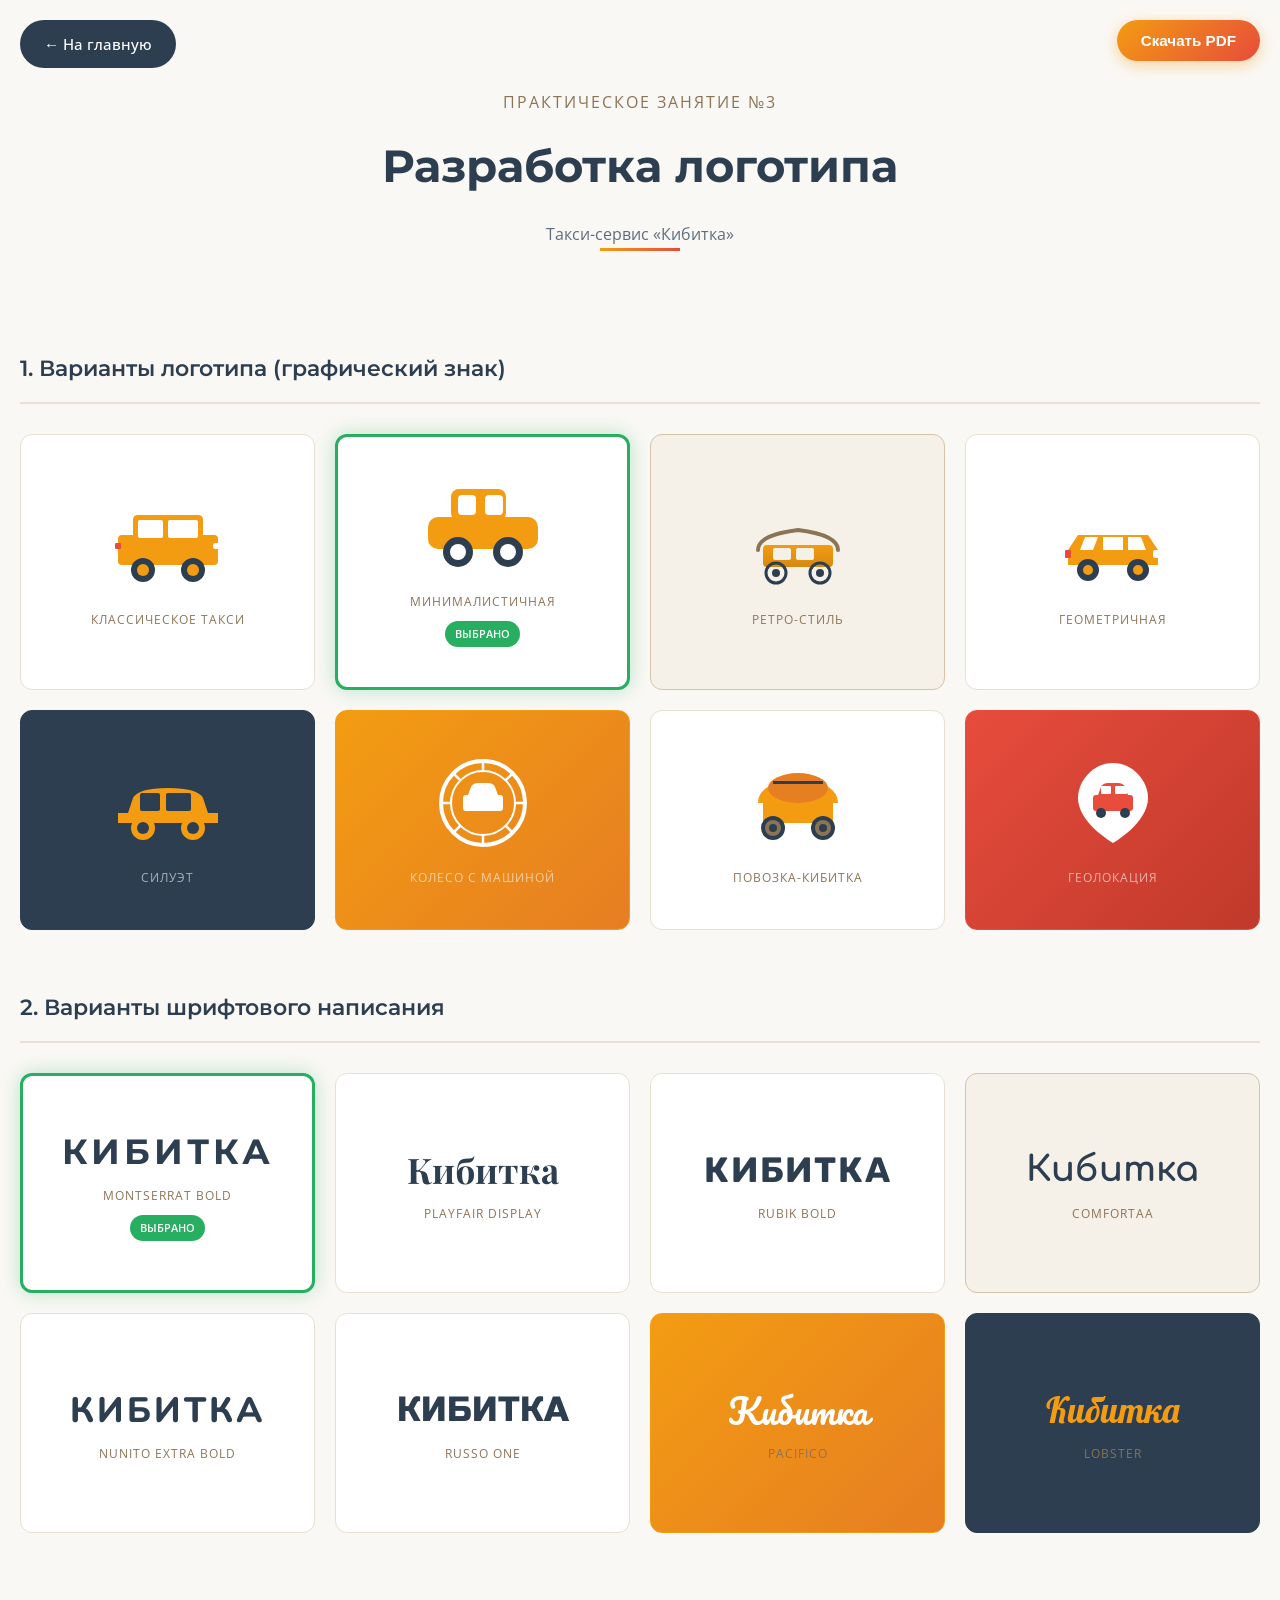
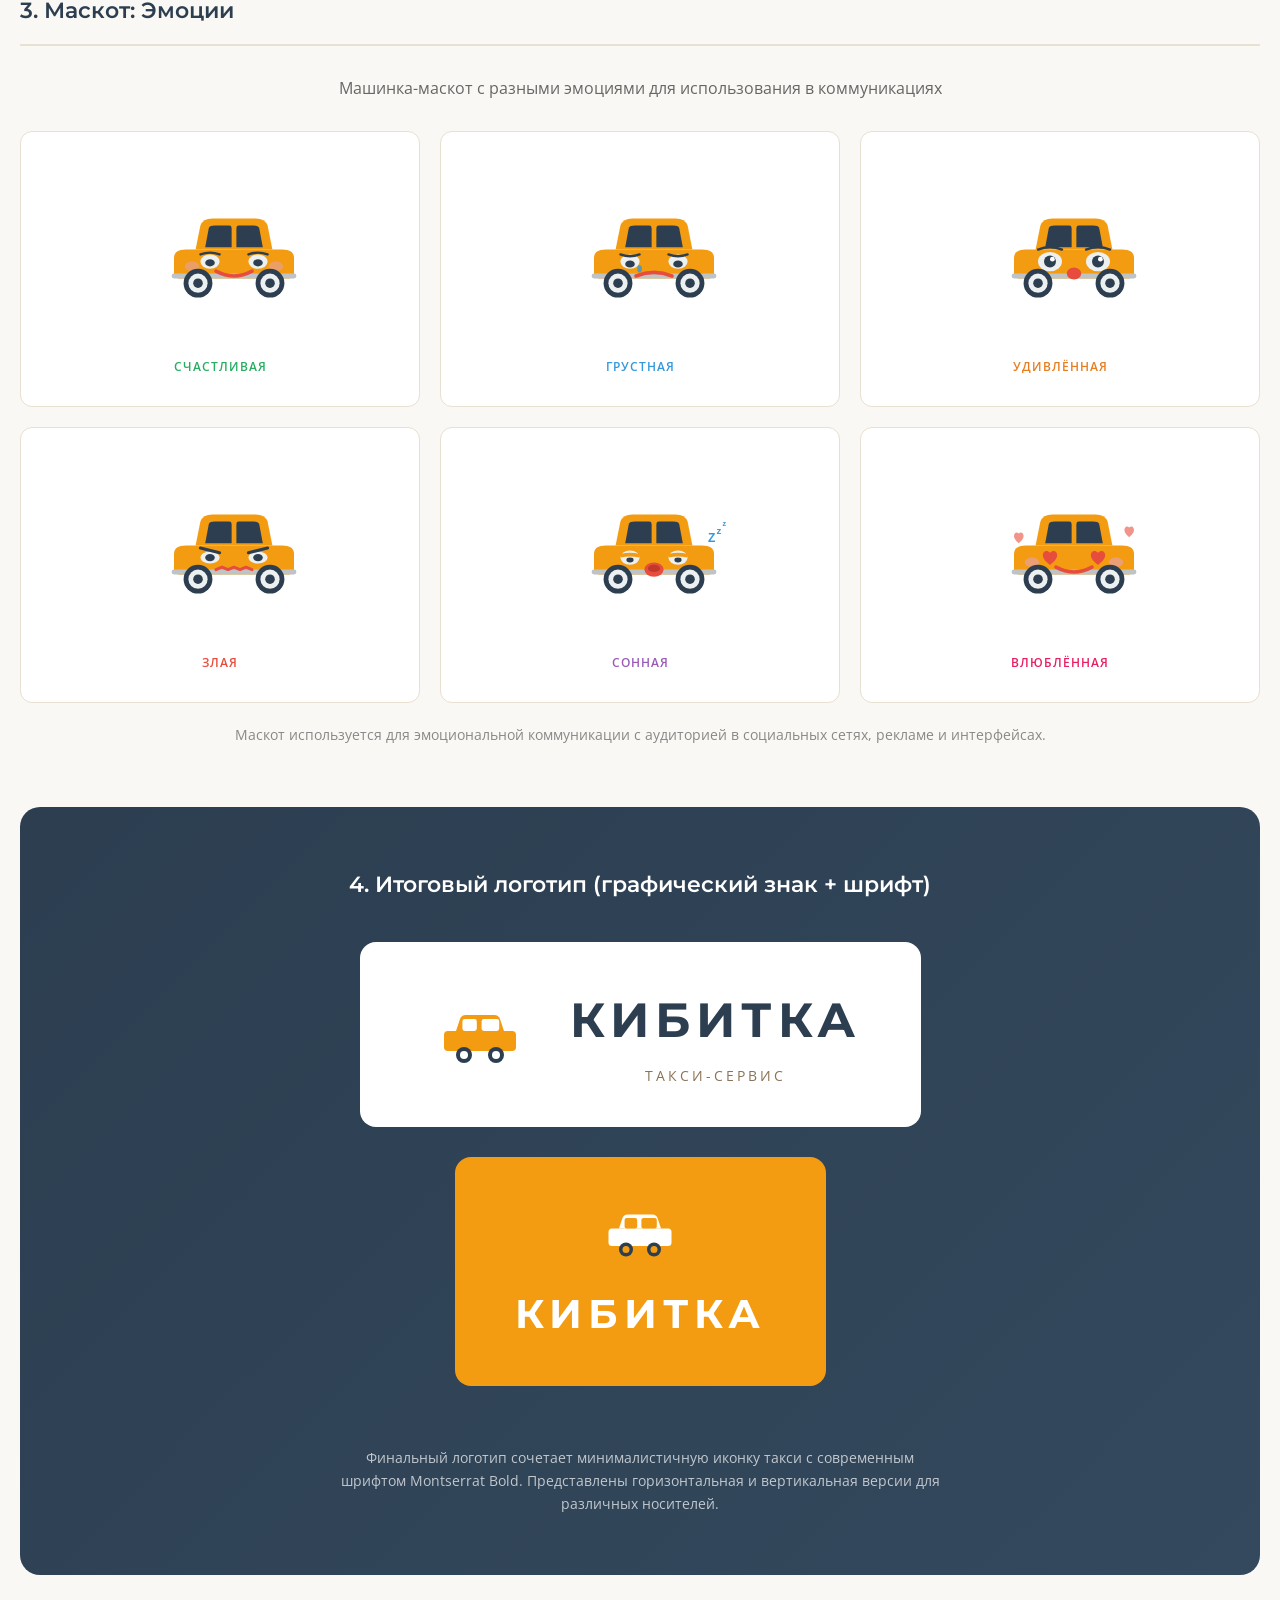
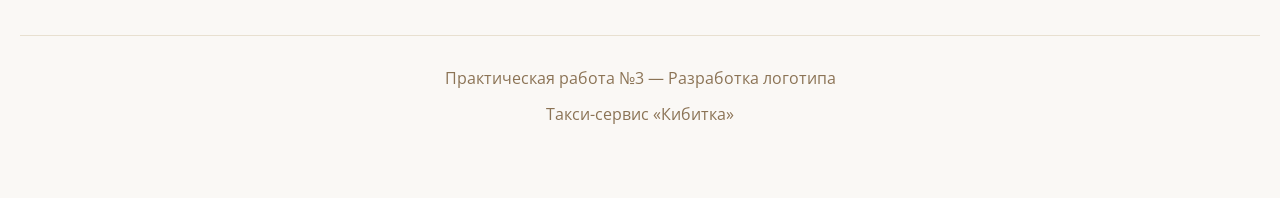
<file: public/logo/logo.html>
<!DOCTYPE html>
<html lang="ru">
<head>
    <meta charset="UTF-8">
    <meta name="viewport" content="width=device-width, initial-scale=1.0">
    <title>Практическое занятие №3 — Разработка логотипа «Кибитка»</title>
    <link href="https://fonts.googleapis.com/css2?family=Montserrat:wght@400;600;700;800&family=Open+Sans:wght@400;600&family=Playfair+Display:wght@700&family=Rubik:wght@700&family=Comfortaa:wght@700&family=Nunito:wght@800&family=Russo+One&family=Pacifico&family=Lobster&display=swap" rel="stylesheet">
    <style>
        * {
            margin: 0;
            padding: 0;
            box-sizing: border-box;
        }

        body {
            font-family: 'Open Sans', sans-serif;
            background: #faf8f5;
            color: #2c3e50;
            line-height: 1.6;
            min-height: 100vh;
        }

        .container {
            max-width: 1400px;
            margin: 0 auto;
            padding: 40px 20px;
        }

        .header {
            text-align: center;
            padding: 50px 20px;
            margin-bottom: 50px;
        }

        .header-subtitle {
            font-size: 1rem;
            color: #8b7355;
            letter-spacing: 2px;
            text-transform: uppercase;
            margin-bottom: 15px;
        }

        .header h1 {
            font-family: 'Montserrat', sans-serif;
            font-size: 2.8rem;
            font-weight: 700;
            color: #2c3e50;
            margin-bottom: 20px;
        }

        .header-line {
            width: 80px;
            height: 3px;
            background: linear-gradient(90deg, #f39c12, #e74c3c);
            margin: 0 auto;
        }

        .section-title {
            font-family: 'Montserrat', sans-serif;
            font-size: 1.4rem;
            font-weight: 600;
            color: #2c3e50;
            margin-bottom: 30px;
            padding-bottom: 15px;
            border-bottom: 2px solid #e8e0d0;
        }

        .logo-section {
            margin-bottom: 60px;
        }

        .logo-grid {
            display: grid;
            grid-template-columns: repeat(4, 1fr);
            gap: 20px;
        }

        .logo-card {
            background: white;
            border-radius: 12px;
            padding: 40px 30px;
            display: flex;
            flex-direction: column;
            align-items: center;
            justify-content: center;
            min-height: 220px;
            transition: transform 0.3s ease, box-shadow 0.3s ease;
            border: 1px solid #e8e0d0;
        }

        .logo-card:hover {
            transform: translateY(-5px);
            box-shadow: 0 15px 40px rgba(0,0,0,0.1);
        }

        .logo-card.dark {
            background: #2c3e50;
            border-color: #2c3e50;
        }

        .logo-card.orange {
            background: linear-gradient(135deg, #f39c12 0%, #e67e22 100%);
            border-color: #f39c12;
        }

        .logo-card.red {
            background: linear-gradient(135deg, #e74c3c 0%, #c0392b 100%);
            border-color: #e74c3c;
        }

        .logo-card.cream {
            background: #f5f0e8;
            border-color: #d4c4a8;
        }

        .logo-card.selected {
            border: 3px solid #27ae60;
            box-shadow: 0 0 20px rgba(39, 174, 96, 0.3);
        }

        .logo-label {
            font-size: 0.75rem;
            color: #8b7355;
            text-transform: uppercase;
            letter-spacing: 1px;
            margin-top: 15px;
            text-align: center;
        }

        .logo-card.dark .logo-label,
        .logo-card.orange .logo-label,
        .logo-card.red .logo-label {
            color: rgba(255,255,255,0.6);
        }

        .logo-card.wide {
            grid-column: span 2;
        }

        .selected-badge {
            background: #27ae60;
            color: white;
            font-size: 0.7rem;
            padding: 4px 10px;
            border-radius: 20px;
            margin-top: 10px;
            font-weight: 600;
        }

        .font-preview {
            font-size: 2.2rem;
            color: #2c3e50;
            margin-bottom: 5px;
        }

        .font-name {
            font-size: 0.75rem;
            color: #8b7355;
            text-transform: uppercase;
            letter-spacing: 1px;
        }

        .final-section {
            background: linear-gradient(135deg, #2c3e50 0%, #34495e 100%);
            border-radius: 20px;
            padding: 60px 40px;
            text-align: center;
            margin-bottom: 60px;
        }

        .final-section h2 {
            font-family: 'Montserrat', sans-serif;
            font-size: 1.4rem;
            font-weight: 600;
            color: white;
            margin-bottom: 40px;
        }

        .final-logo-container {
            display: flex;
            flex-direction: column;
            align-items: center;
            gap: 30px;
        }

        .final-logo-horizontal {
            background: white;
            border-radius: 16px;
            padding: 40px 60px;
            display: flex;
            align-items: center;
            gap: 30px;
        }

        .final-logo-vertical {
            background: #f39c12;
            border-radius: 16px;
            padding: 40px 60px;
            display: flex;
            flex-direction: column;
            align-items: center;
            gap: 15px;
        }

        .final-text {
            font-family: 'Montserrat', sans-serif;
            font-weight: 700;
            font-size: 3rem;
            color: #2c3e50;
            letter-spacing: 6px;
        }

        .final-text-white {
            font-family: 'Montserrat', sans-serif;
            font-weight: 700;
            font-size: 2.5rem;
            color: white;
            letter-spacing: 6px;
        }

        .final-subtext {
            font-family: 'Open Sans', sans-serif;
            font-size: 0.9rem;
            color: #8b7355;
            letter-spacing: 3px;
            margin-top: 5px;
        }

        .final-description {
            color: rgba(255,255,255,0.7);
            font-size: 0.9rem;
            margin-top: 30px;
            max-width: 600px;
        }

        .nav-link {
            position: fixed;
            top: 20px;
            left: 20px;
            background: #2c3e50;
            color: white;
            text-decoration: none;
            padding: 12px 24px;
            border-radius: 30px;
            font-size: 0.95rem;
            font-weight: 500;
            z-index: 1000;
            transition: background 0.2s, transform 0.2s;
        }

        .nav-link:hover {
            background: #34495e;
            transform: translateY(-2px);
        }

        .download-btn {
            position: fixed;
            top: 20px;
            right: 20px;
            background: linear-gradient(135deg, #f39c12, #e74c3c);
            color: white;
            border: none;
            padding: 12px 24px;
            border-radius: 30px;
            font-size: 0.95rem;
            font-weight: 600;
            cursor: pointer;
            box-shadow: 0 4px 15px rgba(243, 156, 18, 0.4);
            z-index: 1000;
            transition: transform 0.2s, box-shadow 0.2s;
        }

        .download-btn:hover {
            transform: translateY(-2px);
            box-shadow: 0 6px 20px rgba(243, 156, 18, 0.5);
        }

        .footer {
            text-align: center;
            padding: 30px;
            margin-top: 40px;
            color: #8b7355;
            border-top: 1px solid #e8e0d0;
        }

        @media (max-width: 1200px) {
            .logo-grid {
                grid-template-columns: repeat(3, 1fr);
            }
        }

        @media (max-width: 900px) {
            .logo-grid {
                grid-template-columns: repeat(2, 1fr);
            }
            .final-logo-horizontal {
                flex-direction: column;
                padding: 30px;
            }
        }

        @media (max-width: 600px) {
            .header h1 {
                font-size: 2rem;
            }
            .logo-grid {
                grid-template-columns: 1fr;
            }
            .logo-card.wide {
                grid-column: span 1;
            }
            .nav-link, .download-btn {
                padding: 10px 18px;
                font-size: 0.85rem;
            }
            .final-text {
                font-size: 2rem;
            }
        }

        @media print {
            body {
                background: white;
            }
            .nav-link, .download-btn {
                display: none !important;
            }
            .logo-card, .final-section {
                break-inside: avoid;
            }
        }
    </style>
</head>
<body>
    <a href="../index.html" class="nav-link">&larr; На главную</a>
    <button class="download-btn" onclick="window.print()">Скачать PDF</button>

    <div class="container">
        <header class="header">
            <p class="header-subtitle">Практическое занятие №3</p>
            <h1>Разработка логотипа</h1>
            <p style="color: #5d6d7e; margin-top: 15px;">Такси-сервис «Кибитка»</p>
            <div class="header-line"></div>
        </header>

        <!-- 1. Варианты логотипа (графика без текста) -->
        <section class="logo-section">
            <h2 class="section-title">1. Варианты логотипа (графический знак)</h2>
            
            <div class="logo-grid">
                <!-- Машинка 1 - Классическая -->
                <div class="logo-card">
                    <svg width="140" height="100" viewBox="0 0 140 100" fill="none" xmlns="http://www.w3.org/2000/svg">
                        <rect x="20" y="40" width="100" height="30" rx="4" fill="#f39c12"/>
                        <path d="M35 40 L35 25 Q35 20 40 20 L100 20 Q105 20 105 25 L105 40" fill="#f39c12"/>
                        <rect x="40" y="25" width="25" height="18" rx="2" fill="white"/>
                        <rect x="70" y="25" width="30" height="18" rx="2" fill="white"/>
                        <line x1="68" y1="25" x2="68" y2="43" stroke="#f39c12" stroke-width="3"/>
                        <rect x="115" y="48" width="8" height="6" rx="2" fill="white"/>
                        <rect x="17" y="48" width="6" height="6" rx="1" fill="#e74c3c"/>
                        <circle cx="45" cy="75" r="12" fill="#2c3e50"/>
                        <circle cx="45" cy="75" r="6" fill="#f39c12"/>
                        <circle cx="95" cy="75" r="12" fill="#2c3e50"/>
                        <circle cx="95" cy="75" r="6" fill="#f39c12"/>
                    </svg>
                    <span class="logo-label">Классическое такси</span>
                </div>

                <!-- Машинка 2 - Минималистичная (как на референсе) -->
                <div class="logo-card selected">
                    <svg width="140" height="100" viewBox="0 0 140 100" fill="none" xmlns="http://www.w3.org/2000/svg">
                        <!-- Корпус - толстый с большими скруглениями -->
                        <rect x="15" y="40" width="110" height="32" rx="10" fill="#f39c12"/>
                        <!-- Крыша - массивная с толстыми углами -->
                        <rect x="38" y="12" width="55" height="32" rx="8" fill="#f39c12"/>
                        <!-- Окна - с толстыми промежутками между ними -->
                        <rect x="45" y="18" width="18" height="20" rx="4" fill="white"/>
                        <rect x="72" y="18" width="18" height="20" rx="4" fill="white"/>
                        <!-- Колеса - толстые -->
                        <circle cx="45" cy="75" r="15" fill="#2c3e50"/>
                        <circle cx="45" cy="75" r="8" fill="white"/>
                        <circle cx="95" cy="75" r="15" fill="#2c3e50"/>
                        <circle cx="95" cy="75" r="8" fill="white"/>
                    </svg>
                    <span class="logo-label">Минималистичная</span>
                    <span class="selected-badge">ВЫБРАНО</span>
                </div>

                <!-- Машинка 3 - Ретро кибитка -->
                <div class="logo-card cream">
                    <svg width="140" height="100" viewBox="0 0 140 100" fill="none" xmlns="http://www.w3.org/2000/svg">
                        <defs>
                            <linearGradient id="retroGrad" x1="0%" y1="0%" x2="0%" y2="100%">
                                <stop offset="0%" style="stop-color:#f39c12"/>
                                <stop offset="100%" style="stop-color:#d68910"/>
                            </linearGradient>
                        </defs>
                        <!-- Корпус кибитки -->
                        <path d="M30 55 Q30 40 70 35 Q110 40 110 55" stroke="#8b7355" stroke-width="4" fill="none" stroke-linecap="round"/>
                        <rect x="35" y="50" width="70" height="22" rx="4" fill="url(#retroGrad)"/>
                        <rect x="45" y="53" width="18" height="12" rx="2" fill="#f5f0e8"/>
                        <rect x="68" y="53" width="18" height="12" rx="2" fill="#f5f0e8"/>
                        <circle cx="48" cy="78" r="10" stroke="#2c3e50" stroke-width="3" fill="none"/>
                        <circle cx="48" cy="78" r="4" fill="#2c3e50"/>
                        <circle cx="92" cy="78" r="10" stroke="#2c3e50" stroke-width="3" fill="none"/>
                        <circle cx="92" cy="78" r="4" fill="#2c3e50"/>
                    </svg>
                    <span class="logo-label">Ретро-стиль</span>
                </div>

                <!-- Машинка 4 - Геометричная -->
                <div class="logo-card">
                    <svg width="140" height="100" viewBox="0 0 140 100" fill="none" xmlns="http://www.w3.org/2000/svg">
                        <polygon points="25,55 35,40 105,40 115,55 115,70 25,70" fill="#f39c12"/>
                        <polygon points="42,42 55,42 50,55 37,55" fill="white"/>
                        <polygon points="60,42 80,42 80,55 60,55" fill="white"/>
                        <polygon points="85,42 98,42 103,55 85,55" fill="white"/>
                        <rect x="110" y="55" width="8" height="8" rx="2" fill="white"/>
                        <rect x="22" y="55" width="6" height="8" rx="1" fill="#e74c3c"/>
                        <circle cx="45" cy="75" r="11" fill="#2c3e50"/>
                        <circle cx="45" cy="75" r="5" fill="#f39c12"/>
                        <circle cx="95" cy="75" r="11" fill="#2c3e50"/>
                        <circle cx="95" cy="75" r="5" fill="#f39c12"/>
                    </svg>
                    <span class="logo-label">Геометричная</span>
                </div>

                <!-- Машинка 5 - Силуэт -->
                <div class="logo-card dark">
                    <svg width="140" height="100" viewBox="0 0 140 100" fill="none" xmlns="http://www.w3.org/2000/svg">
                        <path d="M20 60 L30 60 L35 45 Q40 35 70 35 Q100 35 105 45 L110 60 L120 60 L120 70 L20 70 Z" fill="#f39c12"/>
                        <rect x="42" y="40" width="20" height="18" rx="2" fill="#2c3e50"/>
                        <rect x="68" y="40" width="25" height="18" rx="2" fill="#2c3e50"/>
                        <circle cx="45" cy="75" r="12" fill="#f39c12"/>
                        <circle cx="45" cy="75" r="6" fill="#2c3e50"/>
                        <circle cx="95" cy="75" r="12" fill="#f39c12"/>
                        <circle cx="95" cy="75" r="6" fill="#2c3e50"/>
                    </svg>
                    <span class="logo-label">Силуэт</span>
                </div>

                <!-- Машинка 6 - Иконка колесо -->
                <div class="logo-card orange">
                    <svg width="100" height="100" viewBox="0 0 100 100" fill="none" xmlns="http://www.w3.org/2000/svg">
                        <circle cx="50" cy="50" r="42" stroke="white" stroke-width="4" fill="none"/>
                        <circle cx="50" cy="50" r="32" stroke="white" stroke-width="2" fill="none"/>
                        <g stroke="white" stroke-width="2.5" stroke-linecap="round">
                            <line x1="50" y1="8" x2="50" y2="18"/>
                            <line x1="50" y1="82" x2="50" y2="92"/>
                            <line x1="8" y1="50" x2="18" y2="50"/>
                            <line x1="82" y1="50" x2="92" y2="50"/>
                            <line x1="20" y1="20" x2="27" y2="27"/>
                            <line x1="73" y1="73" x2="80" y2="80"/>
                            <line x1="80" y1="20" x2="73" y2="27"/>
                            <line x1="20" y1="80" x2="27" y2="73"/>
                        </g>
                        <rect x="30" y="42" width="40" height="16" rx="3" fill="white"/>
                        <path d="M35 42 L38 34 Q40 30 45 30 L55 30 Q60 30 62 34 L65 42" fill="white"/>
                    </svg>
                    <span class="logo-label">Колесо с машиной</span>
                </div>

                <!-- Машинка 7 - Повозка/Кибитка -->
                <div class="logo-card">
                    <svg width="140" height="100" viewBox="0 0 140 100" fill="none" xmlns="http://www.w3.org/2000/svg">
                        <!-- Кибитка-повозка стилизованная -->
                        <path d="M30 50 Q30 30 70 25 Q110 30 110 50" fill="#f39c12"/>
                        <rect x="35" y="45" width="70" height="25" rx="3" fill="#f39c12"/>
                        <ellipse cx="70" cy="35" rx="30" ry="15" fill="#e67e22"/>
                        <rect x="45" y="28" width="50" height="3" fill="#2c3e50"/>
                        <circle cx="45" cy="75" r="12" fill="#2c3e50"/>
                        <circle cx="45" cy="75" r="8" fill="#8b7355"/>
                        <circle cx="45" cy="75" r="4" fill="#2c3e50"/>
                        <circle cx="95" cy="75" r="12" fill="#2c3e50"/>
                        <circle cx="95" cy="75" r="8" fill="#8b7355"/>
                        <circle cx="95" cy="75" r="4" fill="#2c3e50"/>
                    </svg>
                    <span class="logo-label">Повозка-кибитка</span>
                </div>

                <!-- Машинка 8 - Маркер геолокации -->
                <div class="logo-card red">
                    <svg width="100" height="100" viewBox="0 0 100 100" fill="none" xmlns="http://www.w3.org/2000/svg">
                        <!-- Маркер -->
                        <path d="M50 10 C30 10 15 28 15 45 C15 70 50 90 50 90 C50 90 85 70 85 45 C85 28 70 10 50 10 Z" fill="white"/>
                        <!-- Машинка внутри -->
                        <rect x="30" y="42" width="40" height="16" rx="3" fill="#e74c3c"/>
                        <path d="M35 42 L38 34 Q40 30 45 30 L55 30 Q60 30 62 34 L65 42" fill="#e74c3c"/>
                        <rect x="38" y="33" width="10" height="8" rx="1" fill="white"/>
                        <rect x="52" y="33" width="12" height="8" rx="1" fill="white"/>
                        <circle cx="38" cy="60" r="5" fill="#2c3e50"/>
                        <circle cx="62" cy="60" r="5" fill="#2c3e50"/>
                    </svg>
                    <span class="logo-label">Геолокация</span>
                </div>
            </div>
        </section>

        <!-- 2. Варианты текста (шрифты) -->
        <section class="logo-section">
            <h2 class="section-title">2. Варианты шрифтового написания</h2>
            
            <div class="logo-grid">
                <!-- Шрифт 1 - Montserrat -->
                <div class="logo-card selected">
                    <div class="font-preview" style="font-family: 'Montserrat', sans-serif; font-weight: 700; letter-spacing: 4px;">КИБИТКА</div>
                    <span class="font-name">Montserrat Bold</span>
                    <span class="selected-badge">ВЫБРАНО</span>
                </div>

                <!-- Шрифт 2 - Playfair -->
                <div class="logo-card">
                    <div class="font-preview" style="font-family: 'Playfair Display', serif; font-weight: 700;">Кибитка</div>
                    <span class="font-name">Playfair Display</span>
                </div>

                <!-- Шрифт 3 - Rubik -->
                <div class="logo-card">
                    <div class="font-preview" style="font-family: 'Rubik', sans-serif; font-weight: 700; letter-spacing: 2px;">КИБИТКА</div>
                    <span class="font-name">Rubik Bold</span>
                </div>

                <!-- Шрифт 4 - Comfortaa -->
                <div class="logo-card cream">
                    <div class="font-preview" style="font-family: 'Comfortaa', cursive; font-weight: 700;">Кибитка</div>
                    <span class="font-name">Comfortaa</span>
                </div>

                <!-- Шрифт 5 - Nunito -->
                <div class="logo-card">
                    <div class="font-preview" style="font-family: 'Nunito', sans-serif; font-weight: 800; letter-spacing: 3px;">КИБИТКА</div>
                    <span class="font-name">Nunito Extra Bold</span>
                </div>

                <!-- Шрифт 6 - Russo One -->
                <div class="logo-card">
                    <div class="font-preview" style="font-family: 'Russo One', sans-serif;">КИБИТКА</div>
                    <span class="font-name">Russo One</span>
                </div>

                <!-- Шрифт 7 - Pacifico -->
                <div class="logo-card orange">
                    <div class="font-preview" style="font-family: 'Pacifico', cursive; color: white;">Кибитка</div>
                    <span class="font-name">Pacifico</span>
                </div>

                <!-- Шрифт 8 - Lobster -->
                <div class="logo-card dark">
                    <div class="font-preview" style="font-family: 'Lobster', cursive; color: #f39c12;">Кибитка</div>
                    <span class="font-name">Lobster</span>
                </div>
            </div>
        </section>

        <!-- Маскот: Эмоции -->
        <section class="logo-section">
            <h2 class="section-title">3. Маскот: Эмоции</h2>
            <p style="text-align: center; color: #666; margin-bottom: 30px;">Машинка-маскот с разными эмоциями для использования в коммуникациях</p>
            
            <div style="display: grid; grid-template-columns: repeat(3, 1fr); gap: 20px;">
                <!-- Счастливая машинка -->
                <div class="logo-card" style="padding: 30px;">
                    <svg width="200" height="180" viewBox="0 0 200 180" fill="none" xmlns="http://www.w3.org/2000/svg">
                        <g transform="translate(30, 30) scale(1.2)">
                            <path d="M20 55 Q20 48 30 48 L110 48 Q120 48 120 55 L120 68 Q120 72 116 72 L24 72 Q20 72 20 68 Z" fill="#f39c12"/>
                            <path d="M38 48 L42 28 Q44 22 52 22 L88 22 Q96 22 98 28 L102 48" fill="#f39c12"/>
                            <path d="M46 46 L49 30 Q50 28 54 28 L66 28 Q68 28 68 30 L68 46 Z" fill="#2c3e50"/>
                            <path d="M72 46 L72 30 Q72 28 74 28 L86 28 Q90 28 91 30 L94 46 Z" fill="#2c3e50"/>
                            <rect x="18" y="68" width="104" height="4" rx="2" fill="#bdc3c7"/>
                            <ellipse cx="50" cy="58" rx="8" ry="6" fill="#ecf0f1"/>
                            <ellipse cx="90" cy="58" rx="8" ry="6" fill="#ecf0f1"/>
                            <ellipse cx="50" cy="59" rx="4" ry="3" fill="#2c3e50"/>
                            <ellipse cx="90" cy="59" rx="4" ry="3" fill="#2c3e50"/>
                            <path d="M42 52 Q50 49 58 52" fill="none" stroke="#2c3e50" stroke-width="2" stroke-linecap="round"/>
                            <path d="M82 52 Q90 49 98 52" fill="none" stroke="#2c3e50" stroke-width="2" stroke-linecap="round"/>
                            <path d="M55 66 Q70 74 85 66" fill="none" stroke="#e74c3c" stroke-width="3" stroke-linecap="round"/>
                            <ellipse cx="35" cy="62" rx="6" ry="4" fill="#e8a0a0" opacity="0.6"/>
                            <ellipse cx="105" cy="62" rx="6" ry="4" fill="#e8a0a0" opacity="0.6"/>
                            <circle cx="40" cy="76" r="12" fill="#2c3e50"/>
                            <circle cx="40" cy="76" r="8" fill="#ecf0f1"/>
                            <circle cx="40" cy="76" r="4" fill="#2c3e50"/>
                            <circle cx="100" cy="76" r="12" fill="#2c3e50"/>
                            <circle cx="100" cy="76" r="8" fill="#ecf0f1"/>
                            <circle cx="100" cy="76" r="4" fill="#2c3e50"/>
                        </g>
                    </svg>
                    <span class="logo-label" style="color: #27ae60; font-weight: 600;">Счастливая</span>
                </div>

                <!-- Грустная машинка -->
                <div class="logo-card" style="padding: 30px;">
                    <svg width="200" height="180" viewBox="0 0 200 180" fill="none" xmlns="http://www.w3.org/2000/svg">
                        <g transform="translate(30, 30) scale(1.2)">
                            <path d="M20 55 Q20 48 30 48 L110 48 Q120 48 120 55 L120 68 Q120 72 116 72 L24 72 Q20 72 20 68 Z" fill="#f39c12"/>
                            <path d="M38 48 L42 28 Q44 22 52 22 L88 22 Q96 22 98 28 L102 48" fill="#f39c12"/>
                            <path d="M46 46 L49 30 Q50 28 54 28 L66 28 Q68 28 68 30 L68 46 Z" fill="#2c3e50"/>
                            <path d="M72 46 L72 30 Q72 28 74 28 L86 28 Q90 28 91 30 L94 46 Z" fill="#2c3e50"/>
                            <rect x="18" y="68" width="104" height="4" rx="2" fill="#bdc3c7"/>
                            <ellipse cx="50" cy="58" rx="8" ry="6" fill="#ecf0f1"/>
                            <ellipse cx="90" cy="58" rx="8" ry="6" fill="#ecf0f1"/>
                            <ellipse cx="50" cy="60" rx="4" ry="3" fill="#2c3e50"/>
                            <ellipse cx="90" cy="60" rx="4" ry="3" fill="#2c3e50"/>
                            <path d="M42 52 Q50 55 58 52" fill="none" stroke="#2c3e50" stroke-width="2" stroke-linecap="round"/>
                            <path d="M82 52 Q90 55 98 52" fill="none" stroke="#2c3e50" stroke-width="2" stroke-linecap="round"/>
                            <path d="M55 70 Q70 64 85 70" fill="none" stroke="#e74c3c" stroke-width="3" stroke-linecap="round"/>
                            <ellipse cx="58" cy="64" rx="2" ry="3" fill="#3498db" opacity="0.8"/>
                            <circle cx="40" cy="76" r="12" fill="#2c3e50"/>
                            <circle cx="40" cy="76" r="8" fill="#ecf0f1"/>
                            <circle cx="40" cy="76" r="4" fill="#2c3e50"/>
                            <circle cx="100" cy="76" r="12" fill="#2c3e50"/>
                            <circle cx="100" cy="76" r="8" fill="#ecf0f1"/>
                            <circle cx="100" cy="76" r="4" fill="#2c3e50"/>
                        </g>
                    </svg>
                    <span class="logo-label" style="color: #3498db; font-weight: 600;">Грустная</span>
                </div>

                <!-- Удивлённая машинка -->
                <div class="logo-card" style="padding: 30px;">
                    <svg width="200" height="180" viewBox="0 0 200 180" fill="none" xmlns="http://www.w3.org/2000/svg">
                        <g transform="translate(30, 30) scale(1.2)">
                            <path d="M20 55 Q20 48 30 48 L110 48 Q120 48 120 55 L120 68 Q120 72 116 72 L24 72 Q20 72 20 68 Z" fill="#f39c12"/>
                            <path d="M38 48 L42 28 Q44 22 52 22 L88 22 Q96 22 98 28 L102 48" fill="#f39c12"/>
                            <path d="M46 46 L49 30 Q50 28 54 28 L66 28 Q68 28 68 30 L68 46 Z" fill="#2c3e50"/>
                            <path d="M72 46 L72 30 Q72 28 74 28 L86 28 Q90 28 91 30 L94 46 Z" fill="#2c3e50"/>
                            <rect x="18" y="68" width="104" height="4" rx="2" fill="#bdc3c7"/>
                            <ellipse cx="50" cy="58" rx="10" ry="8" fill="#ecf0f1"/>
                            <ellipse cx="90" cy="58" rx="10" ry="8" fill="#ecf0f1"/>
                            <circle cx="50" cy="58" r="5" fill="#2c3e50"/>
                            <circle cx="90" cy="58" r="5" fill="#2c3e50"/>
                            <circle cx="52" cy="56" r="2" fill="#fff"/>
                            <circle cx="92" cy="56" r="2" fill="#fff"/>
                            <path d="M40 48 Q50 44 60 48" fill="none" stroke="#2c3e50" stroke-width="2" stroke-linecap="round"/>
                            <path d="M80 48 Q90 44 100 48" fill="none" stroke="#2c3e50" stroke-width="2" stroke-linecap="round"/>
                            <ellipse cx="70" cy="68" rx="6" ry="5" fill="#e74c3c"/>
                            <circle cx="40" cy="76" r="12" fill="#2c3e50"/>
                            <circle cx="40" cy="76" r="8" fill="#ecf0f1"/>
                            <circle cx="40" cy="76" r="4" fill="#2c3e50"/>
                            <circle cx="100" cy="76" r="12" fill="#2c3e50"/>
                            <circle cx="100" cy="76" r="8" fill="#ecf0f1"/>
                            <circle cx="100" cy="76" r="4" fill="#2c3e50"/>
                        </g>
                    </svg>
                    <span class="logo-label" style="color: #e67e22; font-weight: 600;">Удивлённая</span>
                </div>

                <!-- Злая машинка -->
                <div class="logo-card" style="padding: 30px;">
                    <svg width="200" height="180" viewBox="0 0 200 180" fill="none" xmlns="http://www.w3.org/2000/svg">
                        <g transform="translate(30, 30) scale(1.2)">
                            <path d="M20 55 Q20 48 30 48 L110 48 Q120 48 120 55 L120 68 Q120 72 116 72 L24 72 Q20 72 20 68 Z" fill="#f39c12"/>
                            <path d="M38 48 L42 28 Q44 22 52 22 L88 22 Q96 22 98 28 L102 48" fill="#f39c12"/>
                            <path d="M46 46 L49 30 Q50 28 54 28 L66 28 Q68 28 68 30 L68 46 Z" fill="#2c3e50"/>
                            <path d="M72 46 L72 30 Q72 28 74 28 L86 28 Q90 28 91 30 L94 46 Z" fill="#2c3e50"/>
                            <rect x="18" y="68" width="104" height="4" rx="2" fill="#bdc3c7"/>
                            <ellipse cx="50" cy="58" rx="8" ry="5" fill="#ecf0f1"/>
                            <ellipse cx="90" cy="58" rx="8" ry="5" fill="#ecf0f1"/>
                            <ellipse cx="50" cy="58" rx="4" ry="3" fill="#2c3e50"/>
                            <ellipse cx="90" cy="58" rx="4" ry="3" fill="#2c3e50"/>
                            <path d="M42 50 L58 54" fill="none" stroke="#2c3e50" stroke-width="2.5" stroke-linecap="round"/>
                            <path d="M98 50 L82 54" fill="none" stroke="#2c3e50" stroke-width="2.5" stroke-linecap="round"/>
                            <path d="M55 68 L60 66 L65 68 L70 66 L75 68 L80 66 L85 68" fill="none" stroke="#e74c3c" stroke-width="2.5" stroke-linecap="round" stroke-linejoin="round"/>
                            <circle cx="40" cy="76" r="12" fill="#2c3e50"/>
                            <circle cx="40" cy="76" r="8" fill="#ecf0f1"/>
                            <circle cx="40" cy="76" r="4" fill="#2c3e50"/>
                            <circle cx="100" cy="76" r="12" fill="#2c3e50"/>
                            <circle cx="100" cy="76" r="8" fill="#ecf0f1"/>
                            <circle cx="100" cy="76" r="4" fill="#2c3e50"/>
                        </g>
                    </svg>
                    <span class="logo-label" style="color: #e74c3c; font-weight: 600;">Злая</span>
                </div>

                <!-- Сонная машинка -->
                <div class="logo-card" style="padding: 30px;">
                    <svg width="200" height="180" viewBox="0 0 200 180" fill="none" xmlns="http://www.w3.org/2000/svg">
                        <g transform="translate(30, 30) scale(1.2)">
                            <path d="M20 55 Q20 48 30 48 L110 48 Q120 48 120 55 L120 68 Q120 72 116 72 L24 72 Q20 72 20 68 Z" fill="#f39c12"/>
                            <path d="M38 48 L42 28 Q44 22 52 22 L88 22 Q96 22 98 28 L102 48" fill="#f39c12"/>
                            <path d="M46 46 L49 30 Q50 28 54 28 L66 28 Q68 28 68 30 L68 46 Z" fill="#2c3e50"/>
                            <path d="M72 46 L72 30 Q72 28 74 28 L86 28 Q90 28 91 30 L94 46 Z" fill="#2c3e50"/>
                            <rect x="18" y="68" width="104" height="4" rx="2" fill="#bdc3c7"/>
                            <ellipse cx="50" cy="58" rx="8" ry="6" fill="#ecf0f1"/>
                            <ellipse cx="90" cy="58" rx="8" ry="6" fill="#ecf0f1"/>
                            <path d="M42 55 Q50 53 58 55 L58 58 Q50 56 42 58 Z" fill="#f39c12"/>
                            <path d="M82 55 Q90 53 98 55 L98 58 Q90 56 82 58 Z" fill="#f39c12"/>
                            <ellipse cx="50" cy="60" rx="3" ry="2" fill="#2c3e50"/>
                            <ellipse cx="90" cy="60" rx="3" ry="2" fill="#2c3e50"/>
                            <ellipse cx="70" cy="68" rx="8" ry="6" fill="#e74c3c"/>
                            <ellipse cx="70" cy="67" rx="5" ry="3" fill="#c0392b"/>
                            <text x="115" y="45" font-family="Arial" font-size="10" fill="#3498db" font-weight="bold">Z</text>
                            <text x="122" y="38" font-family="Arial" font-size="8" fill="#3498db" font-weight="bold">z</text>
                            <text x="127" y="32" font-family="Arial" font-size="6" fill="#3498db" font-weight="bold">z</text>
                            <circle cx="40" cy="76" r="12" fill="#2c3e50"/>
                            <circle cx="40" cy="76" r="8" fill="#ecf0f1"/>
                            <circle cx="40" cy="76" r="4" fill="#2c3e50"/>
                            <circle cx="100" cy="76" r="12" fill="#2c3e50"/>
                            <circle cx="100" cy="76" r="8" fill="#ecf0f1"/>
                            <circle cx="100" cy="76" r="4" fill="#2c3e50"/>
                        </g>
                    </svg>
                    <span class="logo-label" style="color: #9b59b6; font-weight: 600;">Сонная</span>
                </div>

                <!-- Влюблённая машинка -->
                <div class="logo-card" style="padding: 30px;">
                    <svg width="200" height="180" viewBox="0 0 200 180" fill="none" xmlns="http://www.w3.org/2000/svg">
                        <g transform="translate(30, 30) scale(1.2)">
                            <path d="M20 55 Q20 48 30 48 L110 48 Q120 48 120 55 L120 68 Q120 72 116 72 L24 72 Q20 72 20 68 Z" fill="#f39c12"/>
                            <path d="M38 48 L42 28 Q44 22 52 22 L88 22 Q96 22 98 28 L102 48" fill="#f39c12"/>
                            <path d="M46 46 L49 30 Q50 28 54 28 L66 28 Q68 28 68 30 L68 46 Z" fill="#2c3e50"/>
                            <path d="M72 46 L72 30 Q72 28 74 28 L86 28 Q90 28 91 30 L94 46 Z" fill="#2c3e50"/>
                            <rect x="18" y="68" width="104" height="4" rx="2" fill="#bdc3c7"/>
                            <path d="M44 56 C44 53 47 51 50 54 C53 51 56 53 56 56 C56 60 50 64 50 64 C50 64 44 60 44 56" fill="#e74c3c"/>
                            <path d="M84 56 C84 53 87 51 90 54 C93 51 96 53 96 56 C96 60 90 64 90 64 C90 64 84 60 84 56" fill="#e74c3c"/>
                            <path d="M55 66 Q70 74 85 66" fill="none" stroke="#e74c3c" stroke-width="3" stroke-linecap="round"/>
                            <ellipse cx="35" cy="62" rx="6" ry="4" fill="#e8a0a0" opacity="0.7"/>
                            <ellipse cx="105" cy="62" rx="6" ry="4" fill="#e8a0a0" opacity="0.7"/>
                            <path d="M20 40 C20 38 22 36 24 38 C26 36 28 38 28 40 C28 43 24 46 24 46 C24 46 20 43 20 40" fill="#e74c3c" opacity="0.6"/>
                            <path d="M112 35 C112 33 114 31 116 33 C118 31 120 33 120 35 C120 38 116 41 116 41 C116 41 112 38 112 35" fill="#e74c3c" opacity="0.6"/>
                            <circle cx="40" cy="76" r="12" fill="#2c3e50"/>
                            <circle cx="40" cy="76" r="8" fill="#ecf0f1"/>
                            <circle cx="40" cy="76" r="4" fill="#2c3e50"/>
                            <circle cx="100" cy="76" r="12" fill="#2c3e50"/>
                            <circle cx="100" cy="76" r="8" fill="#ecf0f1"/>
                            <circle cx="100" cy="76" r="4" fill="#2c3e50"/>
                        </g>
                    </svg>
                    <span class="logo-label" style="color: #e91e63; font-weight: 600;">Влюблённая</span>
                </div>
            </div>
            
            <p style="text-align: center; color: #888; margin-top: 20px; font-size: 0.9rem;">
                Маскот используется для эмоциональной коммуникации с аудиторией в социальных сетях, рекламе и интерфейсах.
            </p>
        </section>

        <!-- 4. Итоговый логотип -->
        <section class="final-section">
            <h2>4. Итоговый логотип (графический знак + шрифт)</h2>
            
            <div class="final-logo-container">
                <!-- Горизонтальная версия -->
                <div class="final-logo-horizontal">
                    <!-- Выбранная машинка (минималистичная) -->
                    <svg width="120" height="80" viewBox="0 0 140 100" fill="none" xmlns="http://www.w3.org/2000/svg">
                        <rect x="25" y="45" width="90" height="25" rx="5" fill="#f39c12"/>
                        <path d="M40 45 L45 30 Q47 25 52 25 L88 25 Q93 25 95 30 L100 45" fill="#f39c12"/>
                        <rect x="48" y="30" width="18" height="15" rx="3" fill="white"/>
                        <rect x="72" y="30" width="22" height="15" rx="3" fill="white"/>
                        <circle cx="50" cy="75" r="10" fill="#2c3e50"/>
                        <circle cx="50" cy="75" r="5" fill="white"/>
                        <circle cx="90" cy="75" r="10" fill="#2c3e50"/>
                        <circle cx="90" cy="75" r="5" fill="white"/>
                    </svg>
                    <div>
                        <div class="final-text">КИБИТКА</div>
                        <div class="final-subtext">ТАКСИ-СЕРВИС</div>
                    </div>
                </div>

                <!-- Вертикальная версия -->
                <div class="final-logo-vertical">
                    <svg width="100" height="70" viewBox="0 0 140 100" fill="none" xmlns="http://www.w3.org/2000/svg">
                        <rect x="25" y="45" width="90" height="25" rx="5" fill="white"/>
                        <path d="M40 45 L45 30 Q47 25 52 25 L88 25 Q93 25 95 30 L100 45" fill="white"/>
                        <rect x="48" y="30" width="18" height="15" rx="3" fill="#f39c12"/>
                        <rect x="72" y="30" width="22" height="15" rx="3" fill="#f39c12"/>
                        <circle cx="50" cy="75" r="10" fill="#2c3e50"/>
                        <circle cx="50" cy="75" r="5" fill="#f39c12"/>
                        <circle cx="90" cy="75" r="10" fill="#2c3e50"/>
                        <circle cx="90" cy="75" r="5" fill="#f39c12"/>
                    </svg>
                    <div class="final-text-white">КИБИТКА</div>
                </div>

                <p class="final-description">
                    Финальный логотип сочетает минималистичную иконку такси с современным шрифтом Montserrat Bold. 
                    Представлены горизонтальная и вертикальная версии для различных носителей.
                </p>
            </div>
        </section>

        <footer class="footer">
            <p>Практическая работа №3 — Разработка логотипа</p>
            <p style="margin-top: 10px;">Такси-сервис «Кибитка»</p>
        </footer>
    </div>
</body>
</html>
</file>
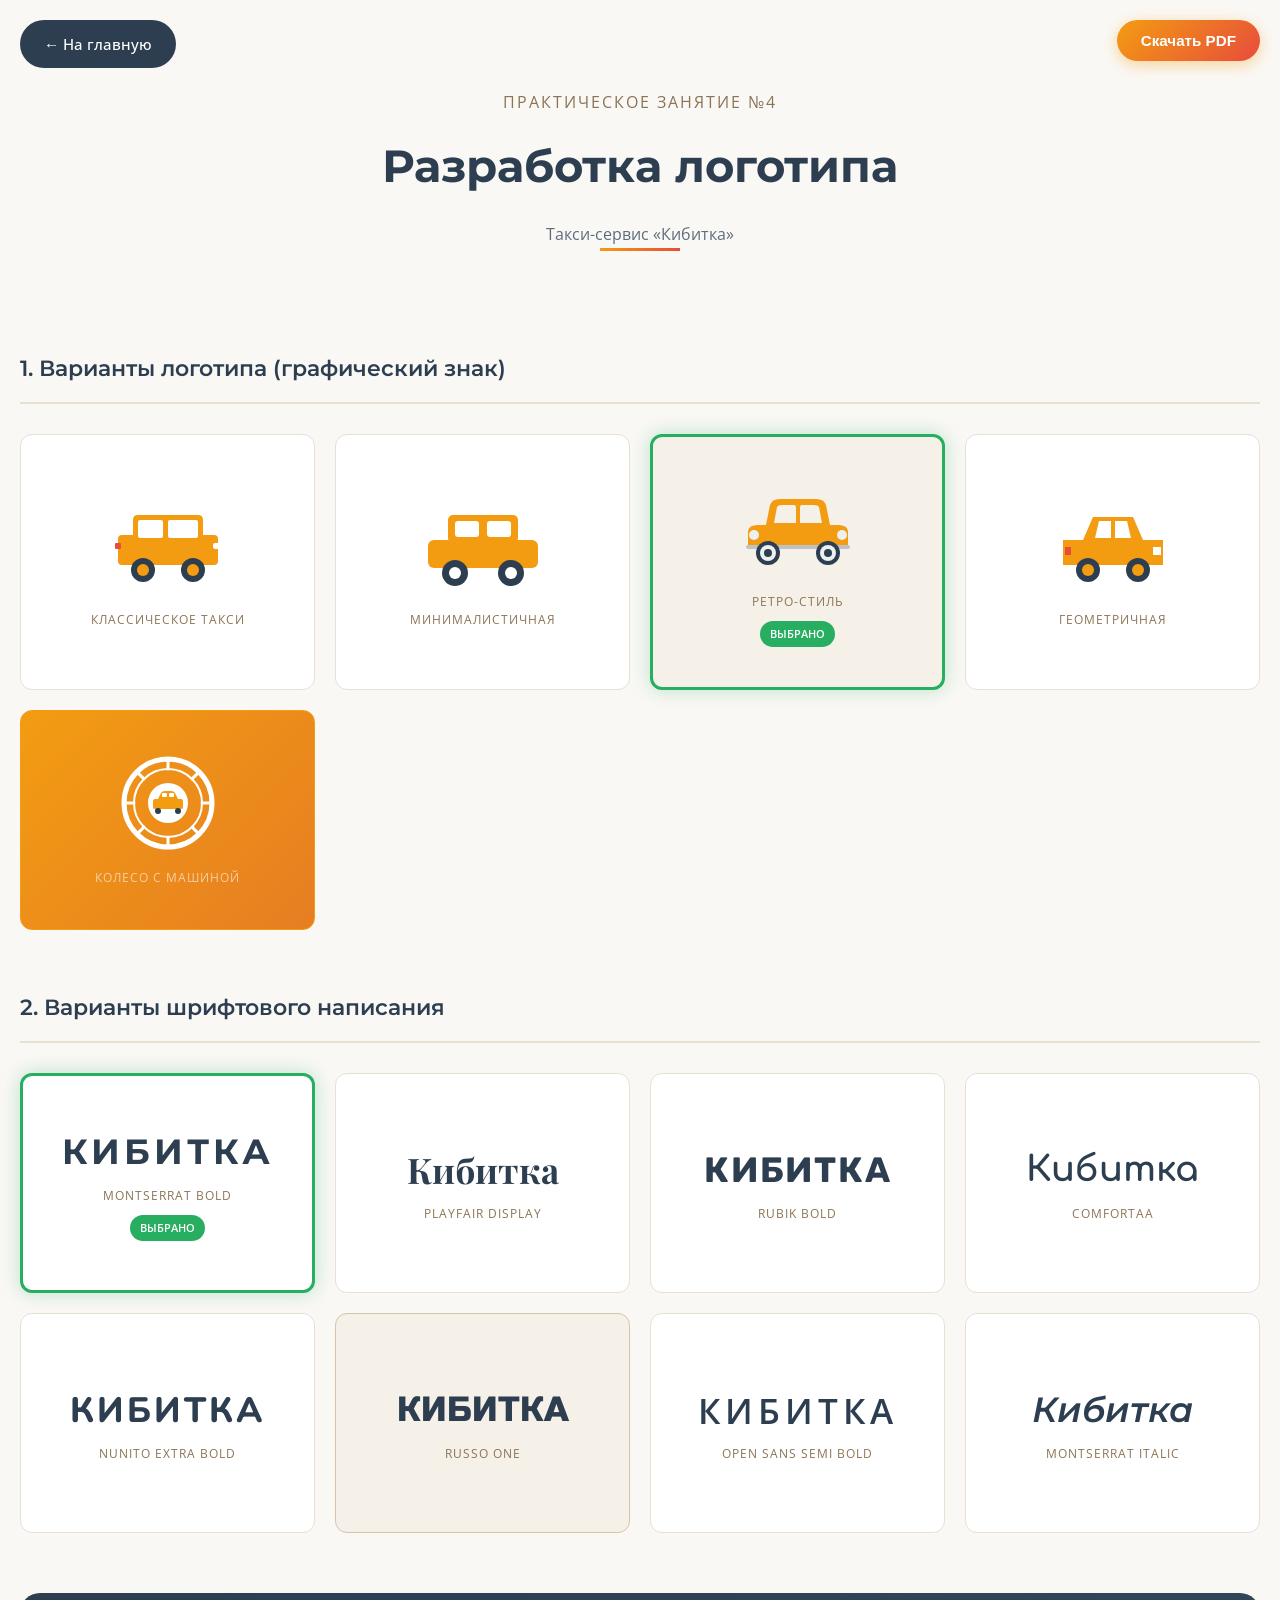
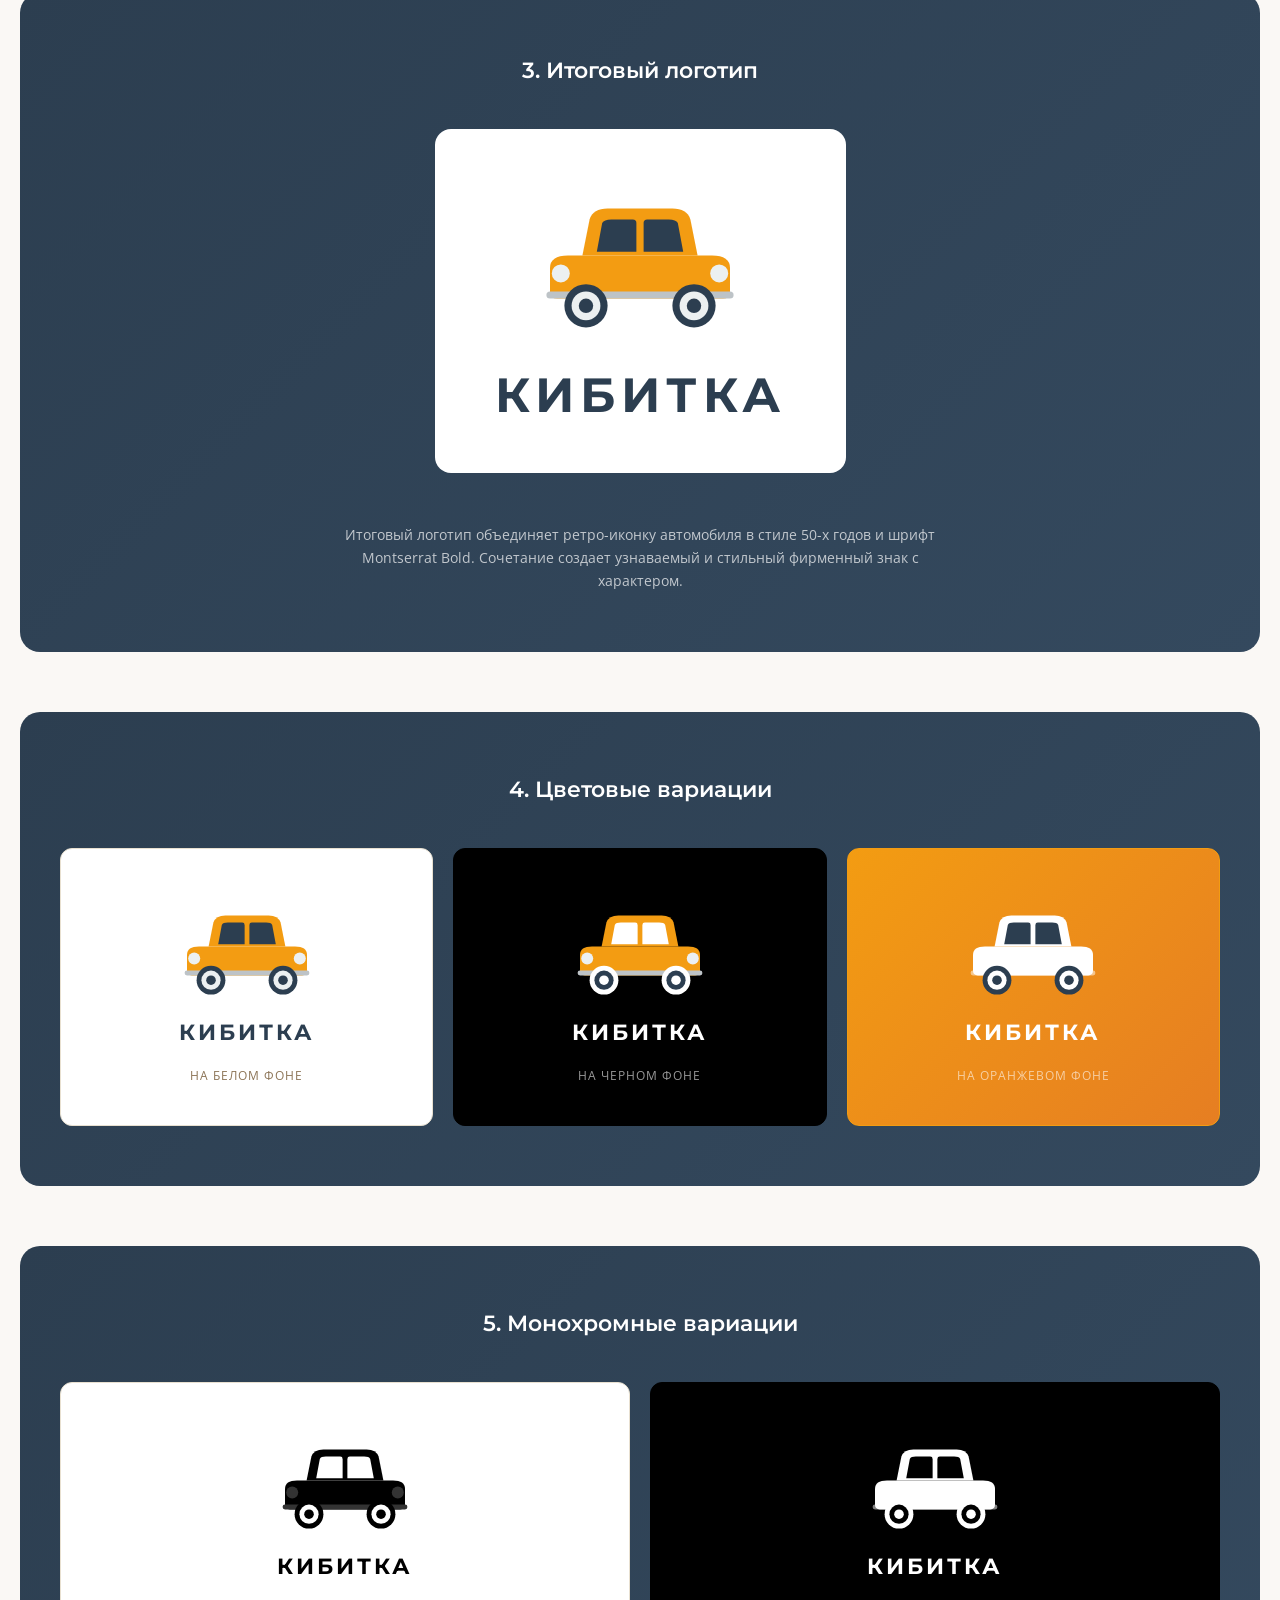
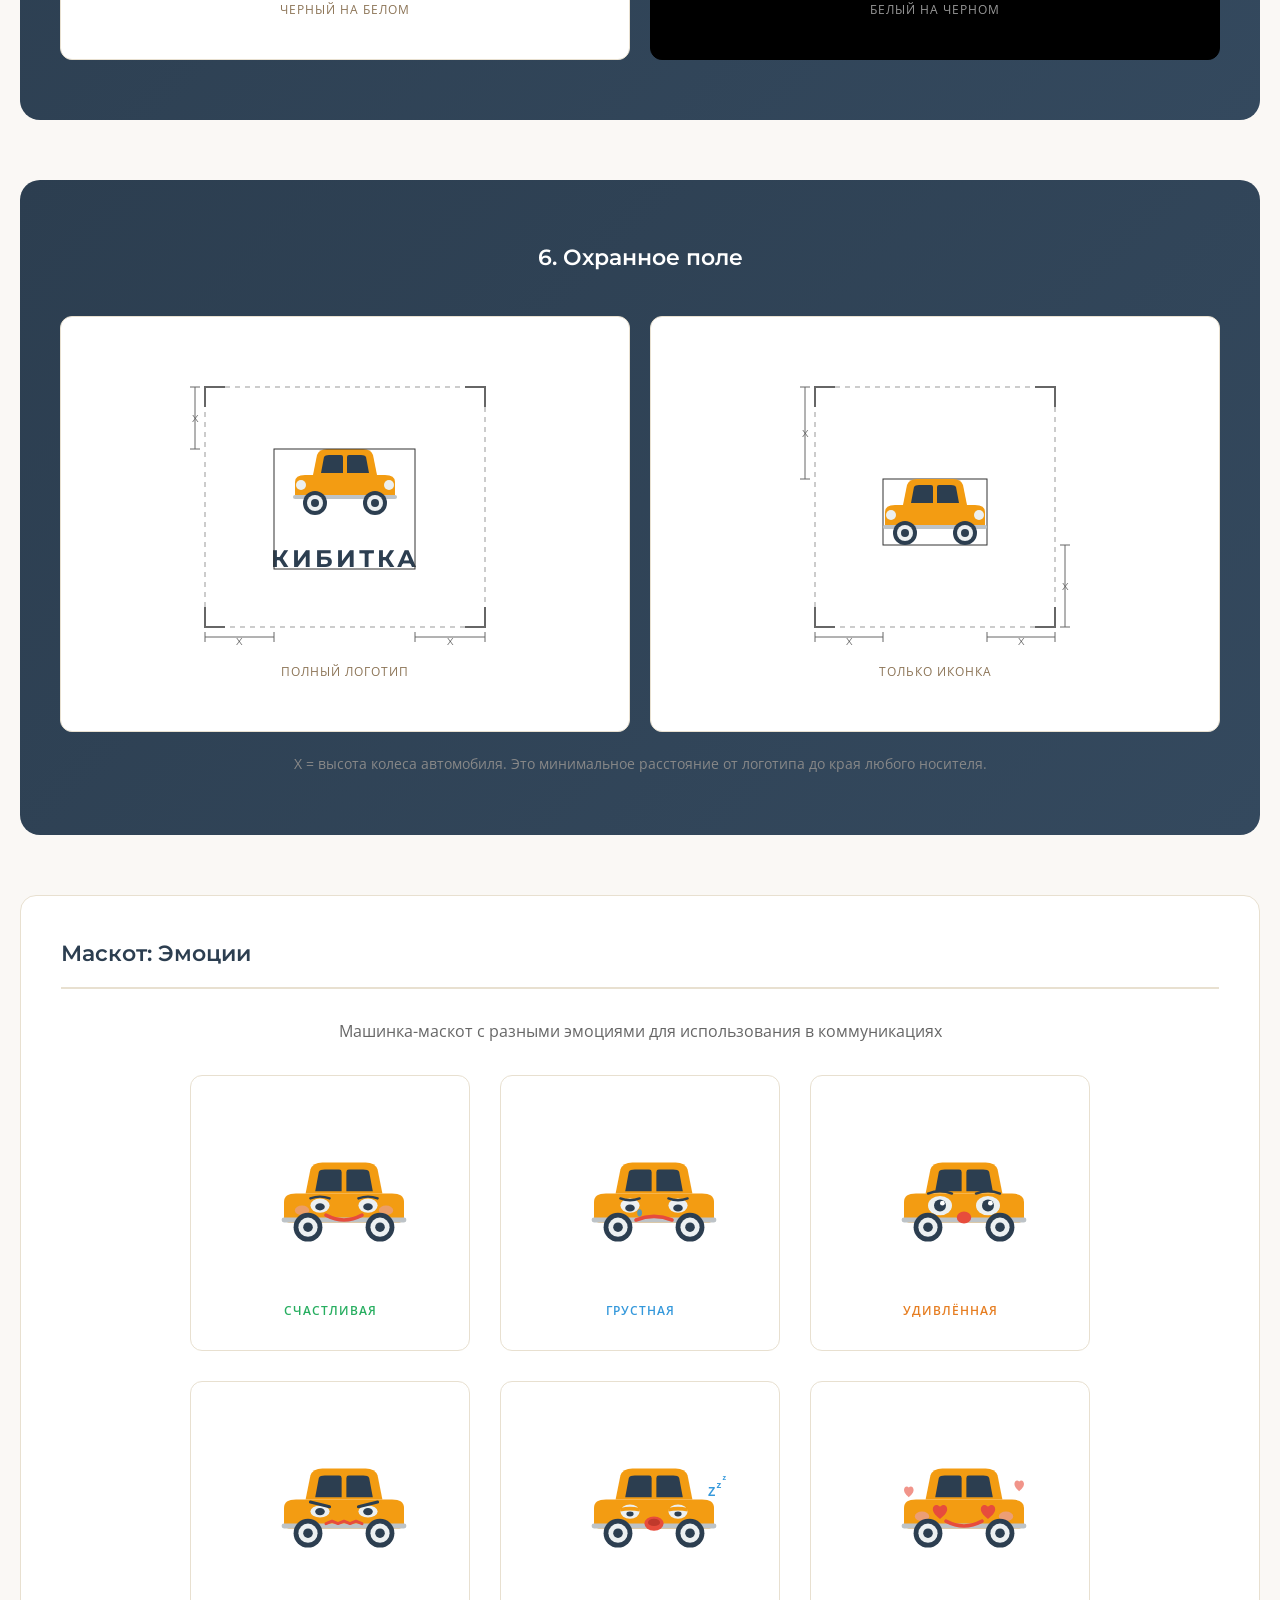
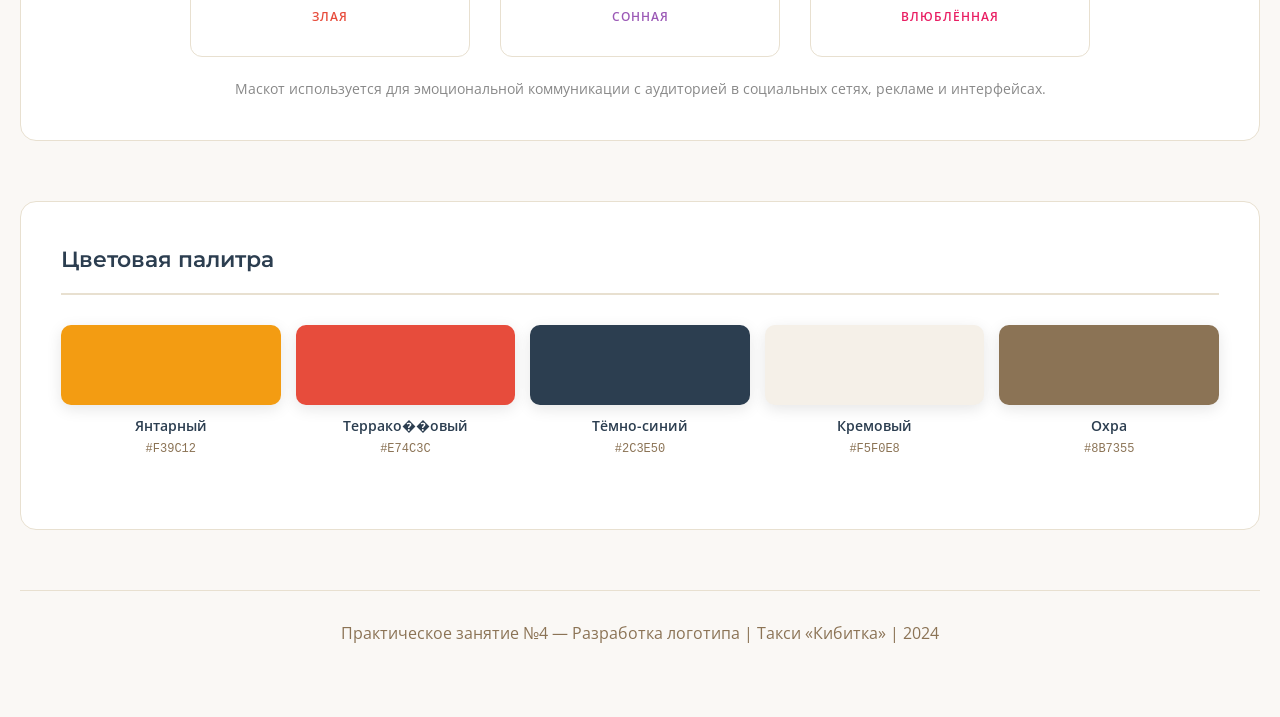
<file: public/task4/task4.html>
<!DOCTYPE html>
<html lang="ru">
<head>
    <meta charset="UTF-8">
    <meta name="viewport" content="width=device-width, initial-scale=1.0">
    <title>Практическое занятие №4 — Разработка логотипа «Кибитка»</title>
    <link href="https://fonts.googleapis.com/css2?family=Montserrat:wght@400;600;700;800&family=Open+Sans:wght@400;600&family=Playfair+Display:wght@700&family=Rubik:wght@700&family=Comfortaa:wght@700&family=Nunito:wght@800&family=Russo+One&display=swap" rel="stylesheet">
    <style>
        * {
            margin: 0;
            padding: 0;
            box-sizing: border-box;
        }

        body {
            font-family: 'Open Sans', sans-serif;
            background: #faf8f5;
            color: #2c3e50;
            line-height: 1.6;
            min-height: 100vh;
        }

        .container {
            max-width: 1400px;
            margin: 0 auto;
            padding: 40px 20px;
        }

        .header {
            text-align: center;
            padding: 50px 20px;
            margin-bottom: 50px;
        }

        .header-subtitle {
            font-size: 1rem;
            color: #8b7355;
            letter-spacing: 2px;
            text-transform: uppercase;
            margin-bottom: 15px;
        }

        .header h1 {
            font-family: 'Montserrat', sans-serif;
            font-size: 2.8rem;
            font-weight: 700;
            color: #2c3e50;
            margin-bottom: 20px;
        }

        .header-line {
            width: 80px;
            height: 3px;
            background: linear-gradient(90deg, #f39c12, #e74c3c);
            margin: 0 auto;
        }

        .section-title {
            font-family: 'Montserrat', sans-serif;
            font-size: 1.4rem;
            font-weight: 600;
            color: #2c3e50;
            margin-bottom: 30px;
            padding-bottom: 15px;
            border-bottom: 2px solid #e8e0d0;
        }

        .logo-section {
            margin-bottom: 60px;
        }

        .logo-grid {
            display: grid;
            grid-template-columns: repeat(4, 1fr);
            gap: 20px;
        }

        .logo-card {
            background: white;
            border-radius: 12px;
            padding: 40px 30px;
            display: flex;
            flex-direction: column;
            align-items: center;
            justify-content: center;
            min-height: 220px;
            transition: transform 0.3s ease, box-shadow 0.3s ease;
            border: 1px solid #e8e0d0;
        }

        .logo-card:hover {
            transform: translateY(-5px);
            box-shadow: 0 15px 40px rgba(0,0,0,0.1);
        }

        .logo-card.dark {
            background: #000000;
            border-color: #000000;
        }

        .logo-card.orange {
            background: linear-gradient(135deg, #f39c12 0%, #e67e22 100%);
            border-color: #f39c12;
        }

        .logo-card.red {
            background: linear-gradient(135deg, #e74c3c 0%, #c0392b 100%);
            border-color: #e74c3c;
        }

        .logo-card.cream {
            background: #f5f0e8;
            border-color: #d4c4a8;
        }

        .logo-card.selected {
            border: 3px solid #27ae60;
            box-shadow: 0 0 20px rgba(39, 174, 96, 0.3);
        }

        .logo-label {
            font-size: 0.75rem;
            color: #8b7355;
            text-transform: uppercase;
            letter-spacing: 1px;
            margin-top: 15px;
            text-align: center;
        }

        .logo-card.dark .logo-label,
        .logo-card.orange .logo-label,
        .logo-card.red .logo-label {
            color: rgba(255,255,255,0.6);
        }

        .logo-card.wide {
            grid-column: span 2;
        }

        .selected-badge {
            background: #27ae60;
            color: white;
            font-size: 0.7rem;
            padding: 4px 10px;
            border-radius: 20px;
            margin-top: 10px;
            font-weight: 600;
        }

        .font-preview {
            font-size: 2.2rem;
            color: #2c3e50;
            margin-bottom: 5px;
        }

        .font-name {
            font-size: 0.75rem;
            color: #8b7355;
            text-transform: uppercase;
            letter-spacing: 1px;
        }

        .final-section {
            background: linear-gradient(135deg, #2c3e50 0%, #34495e 100%);
            border-radius: 20px;
            padding: 60px 40px;
            text-align: center;
            margin-bottom: 60px;
        }

        .final-section h2 {
            font-family: 'Montserrat', sans-serif;
            font-size: 1.4rem;
            font-weight: 600;
            color: white;
            margin-bottom: 40px;
        }

        .final-logo-container {
            display: flex;
            flex-direction: column;
            align-items: center;
            gap: 20px;
        }

        .final-logo-horizontal {
            background: white;
            border-radius: 16px;
            padding: 40px 60px;
            display: flex;
            align-items: center;
            gap: 30px;
        }

        .final-text {
            font-family: 'Montserrat', sans-serif;
            font-weight: 700;
            font-size: 3rem;
            color: #2c3e50;
            letter-spacing: 6px;
        }

        .final-subtext {
            font-family: 'Open Sans', sans-serif;
            font-size: 0.9rem;
            color: #8b7355;
            letter-spacing: 3px;
            margin-top: 5px;
        }

        .final-description {
            color: rgba(255,255,255,0.7);
            font-size: 0.9rem;
            margin-top: 30px;
            max-width: 600px;
        }

        .palette-section {
            margin-bottom: 60px;
            padding: 40px;
            background: white;
            border-radius: 16px;
            border: 1px solid #e8e0d0;
        }

        .palette-grid {
            display: grid;
            grid-template-columns: repeat(5, 1fr);
            gap: 15px;
            margin-bottom: 30px;
        }

        .palette-item {
            text-align: center;
        }

        .palette-color {
            height: 80px;
            border-radius: 10px;
            margin-bottom: 10px;
            box-shadow: 0 4px 15px rgba(0,0,0,0.1);
        }

        .palette-name {
            font-size: 0.85rem;
            font-weight: 600;
            color: #2c3e50;
            margin-bottom: 3px;
        }

        .palette-hex {
            font-size: 0.75rem;
            color: #8b7355;
            font-family: monospace;
        }

        .nav-link {
            position: fixed;
            top: 20px;
            left: 20px;
            background: #2c3e50;
            color: white;
            text-decoration: none;
            padding: 12px 24px;
            border-radius: 30px;
            font-size: 0.95rem;
            font-weight: 500;
            z-index: 1000;
            transition: background 0.2s, transform 0.2s;
        }

        .nav-link:hover {
            background: #34495e;
            transform: translateY(-2px);
        }

        .download-btn {
            position: fixed;
            top: 20px;
            right: 20px;
            background: linear-gradient(135deg, #f39c12, #e74c3c);
            color: white;
            border: none;
            padding: 12px 24px;
            border-radius: 30px;
            font-size: 0.95rem;
            font-weight: 600;
            cursor: pointer;
            box-shadow: 0 4px 15px rgba(243, 156, 18, 0.4);
            z-index: 1000;
            transition: transform 0.2s, box-shadow 0.2s;
        }

        .download-btn:hover {
            transform: translateY(-2px);
            box-shadow: 0 6px 20px rgba(243, 156, 18, 0.5);
        }

        .footer {
            text-align: center;
            padding: 30px;
            margin-top: 40px;
            color: #8b7355;
            border-top: 1px solid #e8e0d0;
        }

        @media (max-width: 1200px) {
            .logo-grid {
                grid-template-columns: repeat(3, 1fr);
            }
        }

        @media (max-width: 900px) {
            .logo-grid {
                grid-template-columns: repeat(2, 1fr);
            }
            .palette-grid {
                grid-template-columns: repeat(3, 1fr);
            }
            .final-logo-horizontal {
                flex-direction: column;
                padding: 30px;
            }
        }

        @media (max-width: 600px) {
            .header h1 {
                font-size: 2rem;
            }
            .logo-grid {
                grid-template-columns: 1fr;
            }
            .logo-card.wide {
                grid-column: span 1;
            }
            .palette-grid {
                grid-template-columns: repeat(2, 1fr);
            }
            .nav-link, .download-btn {
                padding: 10px 18px;
                font-size: 0.85rem;
            }
            .final-text {
                font-size: 2rem;
            }
        }

        @media print {
            body {
                background: white;
            }
            .nav-link, .download-btn {
                display: none !important;
            }
            .logo-card, .palette-section, .final-section {
                break-inside: avoid;
            }
        }
    </style>
</head>
<body>
    <a href="../index.html" class="nav-link">← На главную</a>
    <button class="download-btn" onclick="window.print()">Скачать PDF</button>

    <div class="container">
        <header class="header">
            <p class="header-subtitle">Практическое занятие №4</p>
            <h1>Разработка логотипа</h1>
            <p style="color: #5d6d7e; margin-top: 15px;">Такси-сервис «Кибитка»</p>
            <div class="header-line"></div>
        </header>

        <!-- 1. Варианты логотипа (графика без текста) -->
        <section class="logo-section">
            <h2 class="section-title">1. Варианты логотипа (графический знак)</h2>
            
            <div class="logo-grid">
                <!-- Машинка 1 - Классическая -->
                <div class="logo-card">
                    <svg width="140" height="100" viewBox="0 0 140 100" fill="none" xmlns="http://www.w3.org/2000/svg">
                        <rect x="20" y="40" width="100" height="30" rx="4" fill="#f39c12"/>
                        <path d="M35 40 L35 25 Q35 20 40 20 L100 20 Q105 20 105 25 L105 40" fill="#f39c12"/>
                        <rect x="40" y="25" width="25" height="18" rx="2" fill="white"/>
                        <rect x="70" y="25" width="30" height="18" rx="2" fill="white"/>
                        <line x1="68" y1="25" x2="68" y2="43" stroke="#f39c12" stroke-width="3"/>
                        <rect x="115" y="48" width="8" height="6" rx="2" fill="white"/>
                        <rect x="17" y="48" width="6" height="6" rx="1" fill="#e74c3c"/>
                        <circle cx="45" cy="75" r="12" fill="#2c3e50"/>
                        <circle cx="45" cy="75" r="6" fill="#f39c12"/>
                        <circle cx="95" cy="75" r="12" fill="#2c3e50"/>
                        <circle cx="95" cy="75" r="6" fill="#f39c12"/>
                    </svg>
                    <span class="logo-label">Классическое такси</span>
                </div>

                <!-- Машинка 2 - Минималистичная -->
                <div class="logo-card">
                    <svg width="140" height="100" viewBox="0 0 140 100" fill="none" xmlns="http://www.w3.org/2000/svg">
                        <!-- Корпус - идеально центрированный -->
                        <rect x="15" y="45" width="110" height="28" rx="6" fill="#f39c12"/>
                        <!-- Крыша - точно по центру корпуса -->
                        <rect x="35" y="20" width="70" height="28" rx="5" fill="#f39c12"/>
                        <!-- Окна - симметрично расположенные -->
                        <rect x="42" y="26" width="24" height="16" rx="3" fill="white"/>
                        <rect x="74" y="26" width="24" height="16" rx="3" fill="white"/>
                        <!-- Колеса - симметричные относительно центра -->
                        <circle cx="42" cy="78" r="13" fill="#2c3e50"/>
                        <circle cx="42" cy="78" r="6" fill="white"/>
                        <circle cx="98" cy="78" r="13" fill="#2c3e50"/>
                        <circle cx="98" cy="78" r="6" fill="white"/>
                    </svg>
                    <span class="logo-label">Минималистичная</span>
                </div>

                <!-- Машинка 3 - Ретро -->
                <div class="logo-card cream selected">
                    <svg width="140" height="100" viewBox="0 0 140 100" fill="none" xmlns="http://www.w3.org/2000/svg">
                        <!-- Корпус - округлый ретро-стиль -->
                        <path d="M20 55 Q20 48 30 48 L110 48 Q120 48 120 55 L120 68 Q120 72 116 72 L24 72 Q20 72 20 68 Z" fill="#f39c12"/>
                        <!-- Крыша - плавная ретро-форма -->
                        <path d="M38 48 L42 28 Q44 22 52 22 L88 22 Q96 22 98 28 L102 48" fill="#f39c12"/>
                        <!-- Окна - закругленные в стиле 50-х -->
                        <path d="M46 46 L49 30 Q50 28 54 28 L66 28 Q68 28 68 30 L68 46 Z" fill="#f5f0e8"/>
                        <path d="M72 46 L72 30 Q72 28 74 28 L86 28 Q90 28 91 30 L94 46 Z" fill="#f5f0e8"/>
                        <!-- Хромированный бампер -->
                        <rect x="18" y="68" width="104" height="4" rx="2" fill="#bdc3c7"/>
                        <!-- Фары - круглые ретро -->
                        <circle cx="26" cy="58" r="5" fill="#ecf0f1"/>
                        <circle cx="114" cy="58" r="5" fill="#ecf0f1"/>
                        <!-- Колеса с белыми дисками -->
                        <circle cx="40" cy="76" r="12" fill="#2c3e50"/>
                        <circle cx="40" cy="76" r="8" fill="#ecf0f1"/>
                        <circle cx="40" cy="76" r="4" fill="#2c3e50"/>
                        <circle cx="100" cy="76" r="12" fill="#2c3e50"/>
                        <circle cx="100" cy="76" r="8" fill="#ecf0f1"/>
                        <circle cx="100" cy="76" r="4" fill="#2c3e50"/>
                    </svg>
                    <span class="logo-label">Ретро-стиль</span>
                    <span class="selected-badge">ВЫБРАНО</span>
                </div>

                <!-- Машинка 4 - Геометричная -->
                <div class="logo-card">
                    <svg width="140" height="100" viewBox="0 0 140 100" fill="none" xmlns="http://www.w3.org/2000/svg">
                        <!-- Корпус - чистый прямоугольник -->
                        <rect x="20" y="45" width="100" height="25" fill="#f39c12"/>
                        <!-- Крыша - трапеция из полигона -->
                        <polygon points="40,45 50,22 90,22 100,45" fill="#f39c12"/>
                        <!-- Окна - четкие геометрические формы -->
                        <polygon points="52,43 56,26 68,26 68,43" fill="white"/>
                        <polygon points="72,43 72,26 84,26 88,43" fill="white"/>
                        <!-- Фара и стоп-сигнал - квадраты -->
                        <rect x="110" y="52" width="8" height="8" fill="white"/>
                        <rect x="22" y="52" width="6" height="8" fill="#e74c3c"/>
                        <!-- Колеса - идеальные круги -->
                        <circle cx="45" cy="75" r="12" fill="#2c3e50"/>
                        <circle cx="45" cy="75" r="6" fill="#f39c12"/>
                        <circle cx="95" cy="75" r="12" fill="#2c3e50"/>
                        <circle cx="95" cy="75" r="6" fill="#f39c12"/>
                    </svg>
                    <span class="logo-label">Геометричная</span>
                </div>

                <!-- Машинка 5 - Иконка-колесо -->
                <div class="logo-card orange">
                    <svg width="100" height="100" viewBox="0 0 100 100" fill="none" xmlns="http://www.w3.org/2000/svg">
                        <!-- Внешний круг колеса -->
                        <circle cx="50" cy="50" r="44" stroke="white" stroke-width="5" fill="none"/>
                        <!-- Внутренний круг - обод -->
                        <circle cx="50" cy="50" r="34" stroke="white" stroke-width="2" fill="none"/>
                        <!-- Спицы колеса - 6 штук равномерно -->
                        <g stroke="white" stroke-width="3" stroke-linecap="round">
                            <line x1="50" y1="6" x2="50" y2="16"/>
                            <line x1="50" y1="84" x2="50" y2="94"/>
                            <line x1="6" y1="50" x2="16" y2="50"/>
                            <line x1="84" y1="50" x2="94" y2="50"/>
                            <line x1="18.9" y1="18.9" x2="25.9" y2="25.9"/>
                            <line x1="74.1" y1="74.1" x2="81.1" y2="81.1"/>
                            <line x1="81.1" y1="18.9" x2="74.1" y2="25.9"/>
                            <line x1="18.9" y1="81.1" x2="25.9" y2="74.1"/>
                        </g>
                        <!-- Центральная ступица -->
                        <circle cx="50" cy="50" r="20" fill="white"/>
                        <!-- Машинка внутри ступицы -->
                        <rect x="35" y="46" width="30" height="10" rx="2" fill="#f39c12"/>
                        <path d="M40 46 L43 40 Q44 38 47 38 L53 38 Q56 38 57 40 L60 46" fill="#f39c12"/>
                        <!-- Окошки машинки -->
                        <rect x="44" y="40" width="5" height="4" rx="1" fill="white"/>
                        <rect x="51" y="40" width="5" height="4" rx="1" fill="white"/>
                        <!-- Колесики машинки -->
                        <circle cx="40" cy="58" r="3" fill="#2c3e50"/>
                        <circle cx="60" cy="58" r="3" fill="#2c3e50"/>
                    </svg>
                    <span class="logo-label">Колесо с машиной</span>
                </div>
            </div>
        </section>

        <!-- 2. Варианты текста (шрифты) -->
        <section class="logo-section">
            <h2 class="section-title">2. Варианты шрифтового написания</h2>
            
            <div class="logo-grid">
                <!-- Шрифт 1 - Montserrat -->
                <div class="logo-card selected">
                    <div class="font-preview" style="font-family: 'Montserrat', sans-serif; font-weight: 700; letter-spacing: 4px;">КИБИТКА</div>
                    <span class="font-name">Montserrat Bold</span>
                    <span class="selected-badge">ВЫБРАНО</span>
                </div>

                <!-- Шрифт 2 - Playfair -->
                <div class="logo-card">
                    <div class="font-preview" style="font-family: 'Playfair Display', serif; font-weight: 700;">Кибитка</div>
                    <span class="font-name">Playfair Display</span>
                </div>

                <!-- Шрифт 3 - Rubik -->
                <div class="logo-card">
                    <div class="font-preview" style="font-family: 'Rubik', sans-serif; font-weight: 700; letter-spacing: 2px;">КИБИТКА</div>
                    <span class="font-name">Rubik Bold</span>
                </div>

                <!-- Шрифт 4 - Comfortaa -->
                <div class="logo-card">
                    <div class="font-preview" style="font-family: 'Comfortaa', cursive; font-weight: 700;">Кибитка</div>
                    <span class="font-name">Comfortaa</span>
                </div>

                <!-- Шрифт 5 - Nunito -->
                <div class="logo-card">
                    <div class="font-preview" style="font-family: 'Nunito', sans-serif; font-weight: 800; letter-spacing: 3px;">КИБИТКА</div>
                    <span class="font-name">Nunito Extra Bold</span>
                </div>

                <!-- Шрифт 6 - Russo One -->
                <div class="logo-card cream">
                    <div class="font-preview" style="font-family: 'Russo One', sans-serif;">КИБИТКА</div>
                    <span class="font-name">Russo One</span>
                </div>

                <!-- Шрифт 7 - Open Sans -->
                <div class="logo-card">
                    <div class="font-preview" style="font-family: 'Open Sans', sans-serif; font-weight: 600; letter-spacing: 5px;">КИБИТКА</div>
                    <span class="font-name">Open Sans Semi Bold</span>
                </div>

                <!-- Шрифт 8 - Montserrat Italic -->
                <div class="logo-card">
                    <div class="font-preview" style="font-family: 'Montserrat', sans-serif; font-weight: 600; font-style: italic;">Кибитка</div>
                    <span class="font-name">Montserrat Italic</span>
                </div>
            </div>
        </section>

        <!-- 3. Итоговый логотип -->
        <section class="final-section">
            <h2>3. Итоговый логотип</h2>
            
            <div class="final-logo-container">
                <!-- Вертикальный вариант - машинка сверху, текст снизу -->
                <div class="final-logo-horizontal" style="flex-direction: column; gap: 8px;">
                    <svg width="280" height="180" viewBox="0 0 140 100" fill="none" xmlns="http://www.w3.org/2000/svg">
                        <!-- Корпус - округлый ретро-стиль -->
                        <path d="M20 55 Q20 48 30 48 L110 48 Q120 48 120 55 L120 68 Q120 72 116 72 L24 72 Q20 72 20 68 Z" fill="#f39c12"/>
                        <!-- Крыша - плавная ретро-форма -->
                        <path d="M38 48 L42 28 Q44 22 52 22 L88 22 Q96 22 98 28 L102 48" fill="#f39c12"/>
                        <!-- Окна - закругленные в стиле 50-х -->
                        <path d="M46 46 L49 30 Q50 28 54 28 L66 28 Q68 28 68 30 L68 46 Z" fill="#2c3e50"/>
                        <path d="M72 46 L72 30 Q72 28 74 28 L86 28 Q90 28 91 30 L94 46 Z" fill="#2c3e50"/>
                        <!-- Хромированный бампер -->
                        <rect x="18" y="68" width="104" height="4" rx="2" fill="#bdc3c7"/>
                        <!-- Фары - круглые ретро -->
                        <circle cx="26" cy="58" r="5" fill="#ecf0f1"/>
                        <circle cx="114" cy="58" r="5" fill="#ecf0f1"/>
                        <!-- Колеса с белыми дисками -->
                        <circle cx="40" cy="76" r="12" fill="#2c3e50"/>
                        <circle cx="40" cy="76" r="8" fill="#ecf0f1"/>
                        <circle cx="40" cy="76" r="4" fill="#2c3e50"/>
                        <circle cx="100" cy="76" r="12" fill="#2c3e50"/>
                        <circle cx="100" cy="76" r="8" fill="#ecf0f1"/>
                        <circle cx="100" cy="76" r="4" fill="#2c3e50"/>
                    </svg>
                    <div class="final-text">КИБИТКА</div>
                </div>

                <p class="final-description">
                    Итоговый логотип объединяет ретро-иконку автомобиля в стиле 50-х годов и шрифт Montserrat Bold. 
                    Сочетание создает узнаваемый и стильный фирменный знак с характером.
                </p>
            </div>
        </section>

        <!-- 4. Цветовые вариации -->
        <section class="final-section">
            <h2>4. Цветовые вариации</h2>
            
            <div class="logo-grid" style="grid-template-columns: repeat(3, 1fr);">
                <!-- На белом фоне -->
                <div class="logo-card">
                    <div style="display: flex; flex-direction: column; align-items: center; gap: 6px;">
                        <svg width="180" height="120" viewBox="0 0 140 100" fill="none" xmlns="http://www.w3.org/2000/svg">
                            <path d="M20 55 Q20 48 30 48 L110 48 Q120 48 120 55 L120 68 Q120 72 116 72 L24 72 Q20 72 20 68 Z" fill="#f39c12"/>
                            <path d="M38 48 L42 28 Q44 22 52 22 L88 22 Q96 22 98 28 L102 48" fill="#f39c12"/>
                            <path d="M46 46 L49 30 Q50 28 54 28 L66 28 Q68 28 68 30 L68 46 Z" fill="#2c3e50"/>
                            <path d="M72 46 L72 30 Q72 28 74 28 L86 28 Q90 28 91 30 L94 46 Z" fill="#2c3e50"/>
                            <rect x="18" y="68" width="104" height="4" rx="2" fill="#bdc3c7"/>
                            <circle cx="26" cy="58" r="5" fill="#ecf0f1"/>
                            <circle cx="114" cy="58" r="5" fill="#ecf0f1"/>
                            <circle cx="40" cy="76" r="12" fill="#2c3e50"/>
                            <circle cx="40" cy="76" r="8" fill="#ecf0f1"/>
                            <circle cx="40" cy="76" r="4" fill="#2c3e50"/>
                            <circle cx="100" cy="76" r="12" fill="#2c3e50"/>
                            <circle cx="100" cy="76" r="8" fill="#ecf0f1"/>
                            <circle cx="100" cy="76" r="4" fill="#2c3e50"/>
                        </svg>
                        <span style="font-family: 'Montserrat', sans-serif; font-weight: 700; font-size: 1.4rem; color: #2c3e50; letter-spacing: 3px;">КИБИТКА</span>
                    </div>
                    <span class="logo-label">На белом фоне</span>
                </div>

                <!-- На черном фоне -->
                <div class="logo-card dark">
                    <div style="display: flex; flex-direction: column; align-items: center; gap: 6px;">
                        <svg width="180" height="120" viewBox="0 0 140 100" fill="none" xmlns="http://www.w3.org/2000/svg">
                            <path d="M20 55 Q20 48 30 48 L110 48 Q120 48 120 55 L120 68 Q120 72 116 72 L24 72 Q20 72 20 68 Z" fill="#f39c12"/>
                            <path d="M38 48 L42 28 Q44 22 52 22 L88 22 Q96 22 98 28 L102 48" fill="#f39c12"/>
                            <path d="M46 46 L49 30 Q50 28 54 28 L66 28 Q68 28 68 30 L68 46 Z" fill="white"/>
                            <path d="M72 46 L72 30 Q72 28 74 28 L86 28 Q90 28 91 30 L94 46 Z" fill="white"/>
                            <rect x="18" y="68" width="104" height="4" rx="2" fill="#bdc3c7"/>
                            <circle cx="26" cy="58" r="5" fill="#ecf0f1"/>
                            <circle cx="114" cy="58" r="5" fill="#ecf0f1"/>
                            <circle cx="40" cy="76" r="12" fill="white"/>
                            <circle cx="40" cy="76" r="8" fill="#2c3e50"/>
                            <circle cx="40" cy="76" r="4" fill="white"/>
                            <circle cx="100" cy="76" r="12" fill="white"/>
                            <circle cx="100" cy="76" r="8" fill="#2c3e50"/>
                            <circle cx="100" cy="76" r="4" fill="white"/>
                        </svg>
                        <span style="font-family: 'Montserrat', sans-serif; font-weight: 700; font-size: 1.4rem; color: white; letter-spacing: 3px;">КИБИТКА</span>
                    </div>
                    <span class="logo-label">На черном фоне</span>
                </div>

                <!-- На оранжевом фоне -->
                <div class="logo-card orange">
                    <div style="display: flex; flex-direction: column; align-items: center; gap: 6px;">
                        <svg width="180" height="120" viewBox="0 0 140 100" fill="none" xmlns="http://www.w3.org/2000/svg">
                            <path d="M20 55 Q20 48 30 48 L110 48 Q120 48 120 55 L120 68 Q120 72 116 72 L24 72 Q20 72 20 68 Z" fill="white"/>
                            <path d="M38 48 L42 28 Q44 22 52 22 L88 22 Q96 22 98 28 L102 48" fill="white"/>
                            <path d="M46 46 L49 30 Q50 28 54 28 L66 28 Q68 28 68 30 L68 46 Z" fill="#2c3e50"/>
                            <path d="M72 46 L72 30 Q72 28 74 28 L86 28 Q90 28 91 30 L94 46 Z" fill="#2c3e50"/>
                            <rect x="18" y="68" width="104" height="4" rx="2" fill="rgba(255,255,255,0.5)"/>
                            <circle cx="26" cy="58" r="5" fill="rgba(255,255,255,0.8)"/>
                            <circle cx="114" cy="58" r="5" fill="rgba(255,255,255,0.8)"/>
                            <circle cx="40" cy="76" r="12" fill="#2c3e50"/>
                            <circle cx="40" cy="76" r="8" fill="white"/>
                            <circle cx="40" cy="76" r="4" fill="#2c3e50"/>
                            <circle cx="100" cy="76" r="12" fill="#2c3e50"/>
                            <circle cx="100" cy="76" r="8" fill="white"/>
                            <circle cx="100" cy="76" r="4" fill="#2c3e50"/>
                        </svg>
                        <span style="font-family: 'Montserrat', sans-serif; font-weight: 700; font-size: 1.4rem; color: white; letter-spacing: 3px;">КИБИТКА</span>
                    </div>
                    <span class="logo-label">На оранжевом фоне</span>
                </div>
            </div>
        </section>

        <!-- 5. Монохромные вариации -->
        <section class="final-section">
            <h2>5. Монохромные вариации</h2>
            
            <div class="logo-grid" style="grid-template-columns: repeat(2, 1fr);">
                <!-- Черный на белом -->
                <div class="logo-card">
                    <div style="display: flex; flex-direction: column; align-items: center; gap: 6px;">
                        <svg width="180" height="120" viewBox="0 0 140 100" fill="none" xmlns="http://www.w3.org/2000/svg">
                            <path d="M20 55 Q20 48 30 48 L110 48 Q120 48 120 55 L120 68 Q120 72 116 72 L24 72 Q20 72 20 68 Z" fill="#000000"/>
                            <path d="M38 48 L42 28 Q44 22 52 22 L88 22 Q96 22 98 28 L102 48" fill="#000000"/>
                            <path d="M46 46 L49 30 Q50 28 54 28 L66 28 Q68 28 68 30 L68 46 Z" fill="white"/>
                            <path d="M72 46 L72 30 Q72 28 74 28 L86 28 Q90 28 91 30 L94 46 Z" fill="white"/>
                            <rect x="18" y="68" width="104" height="4" rx="2" fill="#333333"/>
                            <circle cx="26" cy="58" r="5" fill="#333333"/>
                            <circle cx="114" cy="58" r="5" fill="#333333"/>
                            <circle cx="40" cy="76" r="12" fill="#000000"/>
                            <circle cx="40" cy="76" r="8" fill="white"/>
                            <circle cx="40" cy="76" r="4" fill="#000000"/>
                            <circle cx="100" cy="76" r="12" fill="#000000"/>
                            <circle cx="100" cy="76" r="8" fill="white"/>
                            <circle cx="100" cy="76" r="4" fill="#000000"/>
                        </svg>
                        <span style="font-family: 'Montserrat', sans-serif; font-weight: 700; font-size: 1.4rem; color: #000000; letter-spacing: 3px;">КИБИТКА</span>
                    </div>
                    <span class="logo-label">Черный на белом</span>
                </div>

                <!-- Белый на черном -->
                <div class="logo-card dark">
                    <div style="display: flex; flex-direction: column; align-items: center; gap: 6px;">
                        <svg width="180" height="120" viewBox="0 0 140 100" fill="none" xmlns="http://www.w3.org/2000/svg">
                            <path d="M20 55 Q20 48 30 48 L110 48 Q120 48 120 55 L120 68 Q120 72 116 72 L24 72 Q20 72 20 68 Z" fill="white"/>
                            <path d="M38 48 L42 28 Q44 22 52 22 L88 22 Q96 22 98 28 L102 48" fill="white"/>
                            <path d="M46 46 L49 30 Q50 28 54 28 L66 28 Q68 28 68 30 L68 46 Z" fill="#000000"/>
                            <path d="M72 46 L72 30 Q72 28 74 28 L86 28 Q90 28 91 30 L94 46 Z" fill="#000000"/>
                            <rect x="18" y="68" width="104" height="4" rx="2" fill="rgba(255,255,255,0.5)"/>
                            <circle cx="26" cy="58" r="5" fill="rgba(255,255,255,0.7)"/>
                            <circle cx="114" cy="58" r="5" fill="rgba(255,255,255,0.7)"/>
                            <circle cx="40" cy="76" r="12" fill="white"/>
                            <circle cx="40" cy="76" r="8" fill="#000000"/>
                            <circle cx="40" cy="76" r="4" fill="white"/>
                            <circle cx="100" cy="76" r="12" fill="white"/>
                            <circle cx="100" cy="76" r="8" fill="#000000"/>
                            <circle cx="100" cy="76" r="4" fill="white"/>
                        </svg>
                        <span style="font-family: 'Montserrat', sans-serif; font-weight: 700; font-size: 1.4rem; color: white; letter-spacing: 3px;">КИБИТКА</span>
                    </div>
                    <span class="logo-label">Белый на черном</span>
                </div>
            </div>
        </section>

        <!-- 6. Охранное поле -->
        <section class="final-section">
            <h2>6. Охранное поле</h2>
            <div class="logo-grid" style="grid-template-columns: repeat(2, 1fr);">
                <!-- С текстом -->
                <div class="logo-card" style="padding: 50px;">
                    <svg width="320" height="280" viewBox="0 0 320 280" fill="none" xmlns="http://www.w3.org/2000/svg">
                        <!-- Внешняя рамка охранного поля -->
                        <rect x="20" y="20" width="280" height="240" fill="none" stroke="#999" stroke-width="1" stroke-dasharray="5,5"/>
                        
                        <!-- Угловые маркеры -->
                        <path d="M20 40 L20 20 L40 20" fill="none" stroke="#666" stroke-width="2"/>
                        <path d="M280 20 L300 20 L300 40" fill="none" stroke="#666" stroke-width="2"/>
                        <path d="M300 240 L300 260 L280 260" fill="none" stroke="#666" stroke-width="2"/>
                        <path d="M40 260 L20 260 L20 240" fill="none" stroke="#666" stroke-width="2"/>
                        
                        <!-- Машинка ретро (центрирована) -->
                        <g transform="translate(90, 60) scale(1.0)">
                            <path d="M20 55 Q20 48 30 48 L110 48 Q120 48 120 55 L120 68 Q120 72 116 72 L24 72 Q20 72 20 68 Z" fill="#f39c12"/>
                            <path d="M38 48 L42 28 Q44 22 52 22 L88 22 Q96 22 98 28 L102 48" fill="#f39c12"/>
                            <path d="M46 46 L49 30 Q50 28 54 28 L66 28 Q68 28 68 30 L68 46 Z" fill="#2c3e50"/>
                            <path d="M72 46 L72 30 Q72 28 74 28 L86 28 Q90 28 91 30 L94 46 Z" fill="#2c3e50"/>
                            <rect x="18" y="68" width="104" height="4" rx="2" fill="#bdc3c7"/>
                            <circle cx="26" cy="58" r="5" fill="#ecf0f1"/>
                            <circle cx="114" cy="58" r="5" fill="#ecf0f1"/>
                            <circle cx="40" cy="76" r="12" fill="#2c3e50"/>
                            <circle cx="40" cy="76" r="8" fill="#ecf0f1"/>
                            <circle cx="40" cy="76" r="4" fill="#2c3e50"/>
                            <circle cx="100" cy="76" r="12" fill="#2c3e50"/>
                            <circle cx="100" cy="76" r="8" fill="#ecf0f1"/>
                            <circle cx="100" cy="76" r="4" fill="#2c3e50"/>
                        </g>
                        
                        <!-- Текст КИБИТКА -->
                        <text x="160" y="200" font-family="Montserrat, sans-serif" font-weight="700" font-size="24" fill="#2c3e50" text-anchor="middle" letter-spacing="3">КИБИТКА</text>
                        
                        <!-- Внутренняя рамка охранного поля - точно прилегает к контенту -->
                        <!-- Сверху: верх крыши машинки (60+22=82) -->
                        <!-- Снизу: низ текста (baseline 200 + descender ~5 = 205) -->
                        <!-- Слева/Справа: края текста КИБИТКА (шире машинки) -->
                        <rect x="89" y="82" width="141" height="120" fill="none" stroke="#333" stroke-width="1"/>
                        
                        <!-- Измерительные линии X сверху (от внешней рамки до верха машинки) -->
                        <line x1="10" y1="82" x2="10" y2="20" stroke="#666" stroke-width="1"/>
                        <line x1="5" y1="20" x2="15" y2="20" stroke="#666" stroke-width="1"/>
                        <line x1="5" y1="82" x2="15" y2="82" stroke="#666" stroke-width="1"/>
                        <text x="10" y="55" font-family="Montserrat, sans-serif" font-size="10" fill="#666" text-anchor="middle">X</text>
                        
                        <!-- Измерительные линии X снизу слева (от внешней рамки до левого края) -->
                        <line x1="89" y1="270" x2="20" y2="270" stroke="#666" stroke-width="1"/>
                        <line x1="20" y1="265" x2="20" y2="275" stroke="#666" stroke-width="1"/>
                        <line x1="89" y1="265" x2="89" y2="275" stroke="#666" stroke-width="1"/>
                        <text x="54" y="278" font-family="Montserrat, sans-serif" font-size="10" fill="#666" text-anchor="middle">X</text>
                        
                        <!-- Измерительные линии X снизу справа (от правого края до внешней рамки) -->
                        <line x1="230" y1="270" x2="300" y2="270" stroke="#666" stroke-width="1"/>
                        <line x1="230" y1="265" x2="230" y2="275" stroke="#666" stroke-width="1"/>
                        <line x1="300" y1="265" x2="300" y2="275" stroke="#666" stroke-width="1"/>
                        <text x="265" y="278" font-family="Montserrat, sans-serif" font-size="10" fill="#666" text-anchor="middle">X</text>
                    </svg>
                    <span class="logo-label">Полный логотип</span>
                </div>

                <!-- Только иконка -->
                <div class="logo-card" style="padding: 50px;">
                    <svg width="280" height="280" viewBox="0 0 280 280" fill="none" xmlns="http://www.w3.org/2000/svg">
                        <!-- Внешняя рамка охранного поля -->
                        <rect x="20" y="20" width="240" height="240" fill="none" stroke="#999" stroke-width="1" stroke-dasharray="5,5"/>
                        
                        <!-- Угловые маркеры -->
                        <path d="M20 40 L20 20 L40 20" fill="none" stroke="#666" stroke-width="2"/>
                        <path d="M240 20 L260 20 L260 40" fill="none" stroke="#666" stroke-width="2"/>
                        <path d="M260 240 L260 260 L240 260" fill="none" stroke="#666" stroke-width="2"/>
                        <path d="M40 260 L20 260 L20 240" fill="none" stroke="#666" stroke-width="2"/>
                        
                        <!-- Внутренняя рамка - касается машинки со всех сторон -->
                        <!-- Машинка: верх крыши y=112, низ колес y=178, лево x=88, право x=192 -->
                        <rect x="88" y="112" width="104" height="66" fill="none" stroke="#333" stroke-width="1"/>
                        
                        <!-- Измерительные линии X сверху -->
                        <line x1="10" y1="112" x2="10" y2="20" stroke="#666" stroke-width="1"/>
                        <line x1="5" y1="20" x2="15" y2="20" stroke="#666" stroke-width="1"/>
                        <line x1="5" y1="112" x2="15" y2="112" stroke="#666" stroke-width="1"/>
                        <text x="10" y="70" font-family="Montserrat, sans-serif" font-size="10" fill="#666" text-anchor="middle">X</text>
                        
                        <!-- Измерительные линии X снизу слева -->
                        <line x1="88" y1="270" x2="20" y2="270" stroke="#666" stroke-width="1"/>
                        <line x1="20" y1="265" x2="20" y2="275" stroke="#666" stroke-width="1"/>
                        <line x1="88" y1="265" x2="88" y2="275" stroke="#666" stroke-width="1"/>
                        <text x="54" y="278" font-family="Montserrat, sans-serif" font-size="10" fill="#666" text-anchor="middle">X</text>
                        
                        <!-- Измерительные линии X снизу справа -->
                        <line x1="192" y1="270" x2="260" y2="270" stroke="#666" stroke-width="1"/>
                        <line x1="192" y1="265" x2="192" y2="275" stroke="#666" stroke-width="1"/>
                        <line x1="260" y1="265" x2="260" y2="275" stroke="#666" stroke-width="1"/>
                        <text x="226" y="278" font-family="Montserrat, sans-serif" font-size="10" fill="#666" text-anchor="middle">X</text>
                        
                        <!-- Измерительные линии X справа вертикальные -->
                        <line x1="270" y1="178" x2="270" y2="260" stroke="#666" stroke-width="1"/>
                        <line x1="265" y1="178" x2="275" y2="178" stroke="#666" stroke-width="1"/>
                        <line x1="265" y1="260" x2="275" y2="260" stroke="#666" stroke-width="1"/>
                        <text x="270" y="223" font-family="Montserrat, sans-serif" font-size="10" fill="#666" text-anchor="middle">X</text>
                        
                        <!-- Машинка ретро (центрированная) -->
                        <g transform="translate(70, 90) scale(1.0)">
                            <path d="M20 55 Q20 48 30 48 L110 48 Q120 48 120 55 L120 68 Q120 72 116 72 L24 72 Q20 72 20 68 Z" fill="#f39c12"/>
                            <path d="M38 48 L42 28 Q44 22 52 22 L88 22 Q96 22 98 28 L102 48" fill="#f39c12"/>
                            <path d="M46 46 L49 30 Q50 28 54 28 L66 28 Q68 28 68 30 L68 46 Z" fill="#2c3e50"/>
                            <path d="M72 46 L72 30 Q72 28 74 28 L86 28 Q90 28 91 30 L94 46 Z" fill="#2c3e50"/>
                            <rect x="18" y="68" width="104" height="4" rx="2" fill="#bdc3c7"/>
                            <circle cx="26" cy="58" r="5" fill="#ecf0f1"/>
                            <circle cx="114" cy="58" r="5" fill="#ecf0f1"/>
                            <circle cx="40" cy="76" r="12" fill="#2c3e50"/>
                            <circle cx="40" cy="76" r="8" fill="#ecf0f1"/>
                            <circle cx="40" cy="76" r="4" fill="#2c3e50"/>
                            <circle cx="100" cy="76" r="12" fill="#2c3e50"/>
                            <circle cx="100" cy="76" r="8" fill="#ecf0f1"/>
                            <circle cx="100" cy="76" r="4" fill="#2c3e50"/>
                        </g>
                    </svg>
                    <span class="logo-label">Только иконка</span>
                </div>
            </div>
            
            <p style="text-align: center; color: #888; margin-top: 20px; font-size: 0.9rem;">
                X = высота колеса автомобиля. Это минимальное расстояние от логотипа до края любого носителя.
            </p>
        </section>

        <!-- Mascot Section -->
        <section class="palette-section">
            <h2 class="section-title">Маскот: Эмоции</h2>
            <p style="text-align: center; color: #666; margin-bottom: 30px;">Машинка-маскот с разными эмоциями для использования в коммуникациях</p>
            
            <div style="display: grid; grid-template-columns: repeat(3, 1fr); gap: 30px; max-width: 900px; margin: 0 auto;">
                <!-- Счастливая машинка -->
                <div class="logo-card" style="padding: 30px;">
                    <svg width="200" height="180" viewBox="0 0 200 180" fill="none" xmlns="http://www.w3.org/2000/svg">
                        <g transform="translate(30, 30) scale(1.2)">
                            <!-- Кузов -->
                            <path d="M20 55 Q20 48 30 48 L110 48 Q120 48 120 55 L120 68 Q120 72 116 72 L24 72 Q20 72 20 68 Z" fill="#f39c12"/>
                            <!-- Крыша -->
                            <path d="M38 48 L42 28 Q44 22 52 22 L88 22 Q96 22 98 28 L102 48" fill="#f39c12"/>
                            <!-- Окна -->
                            <path d="M46 46 L49 30 Q50 28 54 28 L66 28 Q68 28 68 30 L68 46 Z" fill="#2c3e50"/>
                            <path d="M72 46 L72 30 Q72 28 74 28 L86 28 Q90 28 91 30 L94 46 Z" fill="#2c3e50"/>
                            <!-- Бампер -->
                            <rect x="18" y="68" width="104" height="4" rx="2" fill="#bdc3c7"/>
                            
                            <!-- Глаза (счастливые - прищуренные дуги) -->
                            <ellipse cx="50" cy="58" rx="8" ry="6" fill="#ecf0f1"/>
                            <ellipse cx="90" cy="58" rx="8" ry="6" fill="#ecf0f1"/>
                            <ellipse cx="50" cy="59" rx="4" ry="3" fill="#2c3e50"/>
                            <ellipse cx="90" cy="59" rx="4" ry="3" fill="#2c3e50"/>
                            <!-- Бровки счастливые -->
                            <path d="M42 52 Q50 49 58 52" fill="none" stroke="#2c3e50" stroke-width="2" stroke-linecap="round"/>
                            <path d="M82 52 Q90 49 98 52" fill="none" stroke="#2c3e50" stroke-width="2" stroke-linecap="round"/>
                            
                            <!-- Улыбка -->
                            <path d="M55 66 Q70 74 85 66" fill="none" stroke="#e74c3c" stroke-width="3" stroke-linecap="round"/>
                            
                            <!-- Румянец -->
                            <ellipse cx="35" cy="62" rx="6" ry="4" fill="#e8a0a0" opacity="0.6"/>
                            <ellipse cx="105" cy="62" rx="6" ry="4" fill="#e8a0a0" opacity="0.6"/>
                            
                            <!-- Колёса -->
                            <circle cx="40" cy="76" r="12" fill="#2c3e50"/>
                            <circle cx="40" cy="76" r="8" fill="#ecf0f1"/>
                            <circle cx="40" cy="76" r="4" fill="#2c3e50"/>
                            <circle cx="100" cy="76" r="12" fill="#2c3e50"/>
                            <circle cx="100" cy="76" r="8" fill="#ecf0f1"/>
                            <circle cx="100" cy="76" r="4" fill="#2c3e50"/>
                        </g>
                    </svg>
                    <span class="logo-label" style="color: #27ae60; font-weight: 600;">Счастливая</span>
                </div>

                <!-- Грустная машинка -->
                <div class="logo-card" style="padding: 30px;">
                    <svg width="200" height="180" viewBox="0 0 200 180" fill="none" xmlns="http://www.w3.org/2000/svg">
                        <g transform="translate(30, 30) scale(1.2)">
                            <!-- Кузов -->
                            <path d="M20 55 Q20 48 30 48 L110 48 Q120 48 120 55 L120 68 Q120 72 116 72 L24 72 Q20 72 20 68 Z" fill="#f39c12"/>
                            <!-- Крыша -->
                            <path d="M38 48 L42 28 Q44 22 52 22 L88 22 Q96 22 98 28 L102 48" fill="#f39c12"/>
                            <!-- Окна -->
                            <path d="M46 46 L49 30 Q50 28 54 28 L66 28 Q68 28 68 30 L68 46 Z" fill="#2c3e50"/>
                            <path d="M72 46 L72 30 Q72 28 74 28 L86 28 Q90 28 91 30 L94 46 Z" fill="#2c3e50"/>
                            <!-- Бампер -->
                            <rect x="18" y="68" width="104" height="4" rx="2" fill="#bdc3c7"/>
                            
                            <!-- Глаза (грустные) -->
                            <ellipse cx="50" cy="58" rx="8" ry="6" fill="#ecf0f1"/>
                            <ellipse cx="90" cy="58" rx="8" ry="6" fill="#ecf0f1"/>
                            <ellipse cx="50" cy="60" rx="4" ry="3" fill="#2c3e50"/>
                            <ellipse cx="90" cy="60" rx="4" ry="3" fill="#2c3e50"/>
                            <!-- Бровки грустные -->
                            <path d="M42 52 Q50 55 58 52" fill="none" stroke="#2c3e50" stroke-width="2" stroke-linecap="round"/>
                            <path d="M82 52 Q90 55 98 52" fill="none" stroke="#2c3e50" stroke-width="2" stroke-linecap="round"/>
                            
                            <!-- Грустный рот -->
                            <path d="M55 70 Q70 64 85 70" fill="none" stroke="#e74c3c" stroke-width="3" stroke-linecap="round"/>
                            
                            <!-- Слезинка -->
                            <ellipse cx="58" cy="64" rx="2" ry="3" fill="#3498db" opacity="0.8"/>
                            
                            <!-- Колёса -->
                            <circle cx="40" cy="76" r="12" fill="#2c3e50"/>
                            <circle cx="40" cy="76" r="8" fill="#ecf0f1"/>
                            <circle cx="40" cy="76" r="4" fill="#2c3e50"/>
                            <circle cx="100" cy="76" r="12" fill="#2c3e50"/>
                            <circle cx="100" cy="76" r="8" fill="#ecf0f1"/>
                            <circle cx="100" cy="76" r="4" fill="#2c3e50"/>
                        </g>
                    </svg>
                    <span class="logo-label" style="color: #3498db; font-weight: 600;">Грустная</span>
                </div>

                <!-- Удивлённая машинка -->
                <div class="logo-card" style="padding: 30px;">
                    <svg width="200" height="180" viewBox="0 0 200 180" fill="none" xmlns="http://www.w3.org/2000/svg">
                        <g transform="translate(30, 30) scale(1.2)">
                            <!-- Кузов -->
                            <path d="M20 55 Q20 48 30 48 L110 48 Q120 48 120 55 L120 68 Q120 72 116 72 L24 72 Q20 72 20 68 Z" fill="#f39c12"/>
                            <!-- Крыша -->
                            <path d="M38 48 L42 28 Q44 22 52 22 L88 22 Q96 22 98 28 L102 48" fill="#f39c12"/>
                            <!-- Окна -->
                            <path d="M46 46 L49 30 Q50 28 54 28 L66 28 Q68 28 68 30 L68 46 Z" fill="#2c3e50"/>
                            <path d="M72 46 L72 30 Q72 28 74 28 L86 28 Q90 28 91 30 L94 46 Z" fill="#2c3e50"/>
                            <!-- Бампер -->
                            <rect x="18" y="68" width="104" height="4" rx="2" fill="#bdc3c7"/>
                            
                            <!-- Глаза (удивлённые - большие круглые) -->
                            <ellipse cx="50" cy="58" rx="10" ry="8" fill="#ecf0f1"/>
                            <ellipse cx="90" cy="58" rx="10" ry="8" fill="#ecf0f1"/>
                            <circle cx="50" cy="58" r="5" fill="#2c3e50"/>
                            <circle cx="90" cy="58" r="5" fill="#2c3e50"/>
                            <!-- Блики в глазах -->
                            <circle cx="52" cy="56" r="2" fill="#fff"/>
                            <circle cx="92" cy="56" r="2" fill="#fff"/>
                            <!-- Бровки удивлённые (высоко подняты) -->
                            <path d="M40 48 Q50 44 60 48" fill="none" stroke="#2c3e50" stroke-width="2" stroke-linecap="round"/>
                            <path d="M80 48 Q90 44 100 48" fill="none" stroke="#2c3e50" stroke-width="2" stroke-linecap="round"/>
                            
                            <!-- Удивлённый рот (О) -->
                            <ellipse cx="70" cy="68" rx="6" ry="5" fill="#e74c3c"/>
                            
                            <!-- Колёса -->
                            <circle cx="40" cy="76" r="12" fill="#2c3e50"/>
                            <circle cx="40" cy="76" r="8" fill="#ecf0f1"/>
                            <circle cx="40" cy="76" r="4" fill="#2c3e50"/>
                            <circle cx="100" cy="76" r="12" fill="#2c3e50"/>
                            <circle cx="100" cy="76" r="8" fill="#ecf0f1"/>
                            <circle cx="100" cy="76" r="4" fill="#2c3e50"/>
                        </g>
                    </svg>
                    <span class="logo-label" style="color: #e67e22; font-weight: 600;">Удивлённая</span>
                </div>

                <!-- Злая машинка -->
                <div class="logo-card" style="padding: 30px;">
                    <svg width="200" height="180" viewBox="0 0 200 180" fill="none" xmlns="http://www.w3.org/2000/svg">
                        <g transform="translate(30, 30) scale(1.2)">
                            <!-- Кузов -->
                            <path d="M20 55 Q20 48 30 48 L110 48 Q120 48 120 55 L120 68 Q120 72 116 72 L24 72 Q20 72 20 68 Z" fill="#f39c12"/>
                            <!-- Крыша -->
                            <path d="M38 48 L42 28 Q44 22 52 22 L88 22 Q96 22 98 28 L102 48" fill="#f39c12"/>
                            <!-- Окна -->
                            <path d="M46 46 L49 30 Q50 28 54 28 L66 28 Q68 28 68 30 L68 46 Z" fill="#2c3e50"/>
                            <path d="M72 46 L72 30 Q72 28 74 28 L86 28 Q90 28 91 30 L94 46 Z" fill="#2c3e50"/>
                            <!-- Бампер -->
                            <rect x="18" y="68" width="104" height="4" rx="2" fill="#bdc3c7"/>
                            
                            <!-- Глаза (злые - сужены) -->
                            <ellipse cx="50" cy="58" rx="8" ry="5" fill="#ecf0f1"/>
                            <ellipse cx="90" cy="58" rx="8" ry="5" fill="#ecf0f1"/>
                            <ellipse cx="50" cy="58" rx="4" ry="3" fill="#2c3e50"/>
                            <ellipse cx="90" cy="58" rx="4" ry="3" fill="#2c3e50"/>
                            <!-- Бровки злые (нахмуренные к центру) -->
                            <path d="M42 50 L58 54" fill="none" stroke="#2c3e50" stroke-width="2.5" stroke-linecap="round"/>
                            <path d="M98 50 L82 54" fill="none" stroke="#2c3e50" stroke-width="2.5" stroke-linecap="round"/>
                            
                            <!-- Злой рот (оскал) -->
                            <path d="M55 68 L60 66 L65 68 L70 66 L75 68 L80 66 L85 68" fill="none" stroke="#e74c3c" stroke-width="2.5" stroke-linecap="round" stroke-linejoin="round"/>
                            
                            <!-- Колёса -->
                            <circle cx="40" cy="76" r="12" fill="#2c3e50"/>
                            <circle cx="40" cy="76" r="8" fill="#ecf0f1"/>
                            <circle cx="40" cy="76" r="4" fill="#2c3e50"/>
                            <circle cx="100" cy="76" r="12" fill="#2c3e50"/>
                            <circle cx="100" cy="76" r="8" fill="#ecf0f1"/>
                            <circle cx="100" cy="76" r="4" fill="#2c3e50"/>
                        </g>
                    </svg>
                    <span class="logo-label" style="color: #e74c3c; font-weight: 600;">Злая</span>
                </div>

                <!-- Сонная машинка -->
                <div class="logo-card" style="padding: 30px;">
                    <svg width="200" height="180" viewBox="0 0 200 180" fill="none" xmlns="http://www.w3.org/2000/svg">
                        <g transform="translate(30, 30) scale(1.2)">
                            <!-- Кузов -->
                            <path d="M20 55 Q20 48 30 48 L110 48 Q120 48 120 55 L120 68 Q120 72 116 72 L24 72 Q20 72 20 68 Z" fill="#f39c12"/>
                            <!-- Крыша -->
                            <path d="M38 48 L42 28 Q44 22 52 22 L88 22 Q96 22 98 28 L102 48" fill="#f39c12"/>
                            <!-- Окна -->
                            <path d="M46 46 L49 30 Q50 28 54 28 L66 28 Q68 28 68 30 L68 46 Z" fill="#2c3e50"/>
                            <path d="M72 46 L72 30 Q72 28 74 28 L86 28 Q90 28 91 30 L94 46 Z" fill="#2c3e50"/>
                            <!-- Бампер -->
                            <rect x="18" y="68" width="104" height="4" rx="2" fill="#bdc3c7"/>
                            
                            <!-- Глаза (сонные - полузакрытые) -->
                            <ellipse cx="50" cy="58" rx="8" ry="6" fill="#ecf0f1"/>
                            <ellipse cx="90" cy="58" rx="8" ry="6" fill="#ecf0f1"/>
                            <!-- Веки полузакрытые -->
                            <path d="M42 55 Q50 53 58 55 L58 58 Q50 56 42 58 Z" fill="#f39c12"/>
                            <path d="M82 55 Q90 53 98 55 L98 58 Q90 56 82 58 Z" fill="#f39c12"/>
                            <ellipse cx="50" cy="60" rx="3" ry="2" fill="#2c3e50"/>
                            <ellipse cx="90" cy="60" rx="3" ry="2" fill="#2c3e50"/>
                            
                            <!-- Сонный рот (зевает) -->
                            <ellipse cx="70" cy="68" rx="8" ry="6" fill="#e74c3c"/>
                            <ellipse cx="70" cy="67" rx="5" ry="3" fill="#c0392b"/>
                            
                            <!-- Zzz -->
                            <text x="115" y="45" font-family="Arial" font-size="10" fill="#3498db" font-weight="bold">Z</text>
                            <text x="122" y="38" font-family="Arial" font-size="8" fill="#3498db" font-weight="bold">z</text>
                            <text x="127" y="32" font-family="Arial" font-size="6" fill="#3498db" font-weight="bold">z</text>
                            
                            <!-- Колёса -->
                            <circle cx="40" cy="76" r="12" fill="#2c3e50"/>
                            <circle cx="40" cy="76" r="8" fill="#ecf0f1"/>
                            <circle cx="40" cy="76" r="4" fill="#2c3e50"/>
                            <circle cx="100" cy="76" r="12" fill="#2c3e50"/>
                            <circle cx="100" cy="76" r="8" fill="#ecf0f1"/>
                            <circle cx="100" cy="76" r="4" fill="#2c3e50"/>
                        </g>
                    </svg>
                    <span class="logo-label" style="color: #9b59b6; font-weight: 600;">Сонная</span>
                </div>

                <!-- Влюблённая машинка -->
                <div class="logo-card" style="padding: 30px;">
                    <svg width="200" height="180" viewBox="0 0 200 180" fill="none" xmlns="http://www.w3.org/2000/svg">
                        <g transform="translate(30, 30) scale(1.2)">
                            <!-- Кузов -->
                            <path d="M20 55 Q20 48 30 48 L110 48 Q120 48 120 55 L120 68 Q120 72 116 72 L24 72 Q20 72 20 68 Z" fill="#f39c12"/>
                            <!-- Крыша -->
                            <path d="M38 48 L42 28 Q44 22 52 22 L88 22 Q96 22 98 28 L102 48" fill="#f39c12"/>
                            <!-- Окна -->
                            <path d="M46 46 L49 30 Q50 28 54 28 L66 28 Q68 28 68 30 L68 46 Z" fill="#2c3e50"/>
                            <path d="M72 46 L72 30 Q72 28 74 28 L86 28 Q90 28 91 30 L94 46 Z" fill="#2c3e50"/>
                            <!-- Бампер -->
                            <rect x="18" y="68" width="104" height="4" rx="2" fill="#bdc3c7"/>
                            
                            <!-- Глаза-сердечки -->
                            <path d="M44 56 C44 53 47 51 50 54 C53 51 56 53 56 56 C56 60 50 64 50 64 C50 64 44 60 44 56" fill="#e74c3c"/>
                            <path d="M84 56 C84 53 87 51 90 54 C93 51 96 53 96 56 C96 60 90 64 90 64 C90 64 84 60 84 56" fill="#e74c3c"/>
                            
                            <!-- Счастливая улыбка -->
                            <path d="M55 66 Q70 74 85 66" fill="none" stroke="#e74c3c" stroke-width="3" stroke-linecap="round"/>
                            
                            <!-- Румянец -->
                            <ellipse cx="35" cy="62" rx="6" ry="4" fill="#e8a0a0" opacity="0.7"/>
                            <ellipse cx="105" cy="62" rx="6" ry="4" fill="#e8a0a0" opacity="0.7"/>
                            
                            <!-- Сердечки вокруг -->
                            <path d="M20 40 C20 38 22 36 24 38 C26 36 28 38 28 40 C28 43 24 46 24 46 C24 46 20 43 20 40" fill="#e74c3c" opacity="0.6"/>
                            <path d="M112 35 C112 33 114 31 116 33 C118 31 120 33 120 35 C120 38 116 41 116 41 C116 41 112 38 112 35" fill="#e74c3c" opacity="0.6"/>
                            
                            <!-- Колёса -->
                            <circle cx="40" cy="76" r="12" fill="#2c3e50"/>
                            <circle cx="40" cy="76" r="8" fill="#ecf0f1"/>
                            <circle cx="40" cy="76" r="4" fill="#2c3e50"/>
                            <circle cx="100" cy="76" r="12" fill="#2c3e50"/>
                            <circle cx="100" cy="76" r="8" fill="#ecf0f1"/>
                            <circle cx="100" cy="76" r="4" fill="#2c3e50"/>
                        </g>
                    </svg>
                    <span class="logo-label" style="color: #e91e63; font-weight: 600;">Влюблённая</span>
                </div>
            </div>
            
            <p style="text-align: center; color: #888; margin-top: 20px; font-size: 0.9rem;">
                Маскот используется для эмоциональной коммуникации с аудиторией в социальных сетях, рекламе и интерфейсах.
            </p>
        </section>

        <!-- Color Palette -->
        <section class="palette-section">
            <h2 class="section-title">Цветовая палитра</h2>
            
            <div class="palette-grid">
                <div class="palette-item">
                    <div class="palette-color" style="background: #f39c12;"></div>
                    <div class="palette-name">Янтарный</div>
                    <div class="palette-hex">#F39C12</div>
                </div>
                <div class="palette-item">
                    <div class="palette-color" style="background: #e74c3c;"></div>
                    <div class="palette-name">Террако��овый</div>
                    <div class="palette-hex">#E74C3C</div>
                </div>
                <div class="palette-item">
                    <div class="palette-color" style="background: #2c3e50;"></div>
                    <div class="palette-name">Тёмно-синий</div>
                    <div class="palette-hex">#2C3E50</div>
                </div>
                <div class="palette-item">
                    <div class="palette-color" style="background: #f5f0e8;"></div>
                    <div class="palette-name">Кремовый</div>
                    <div class="palette-hex">#F5F0E8</div>
                </div>
                <div class="palette-item">
                    <div class="palette-color" style="background: #8b7355;"></div>
                    <div class="palette-name">Охра</div>
                    <div class="palette-hex">#8B7355</div>
                </div>
            </div>
        </section>

        <footer class="footer">
            <p>Практическое занятие №4 — Разработка логотипа | Такси «Кибитка» | 2024</p>
        </footer>
    </div>
</body>
</html>
</file>
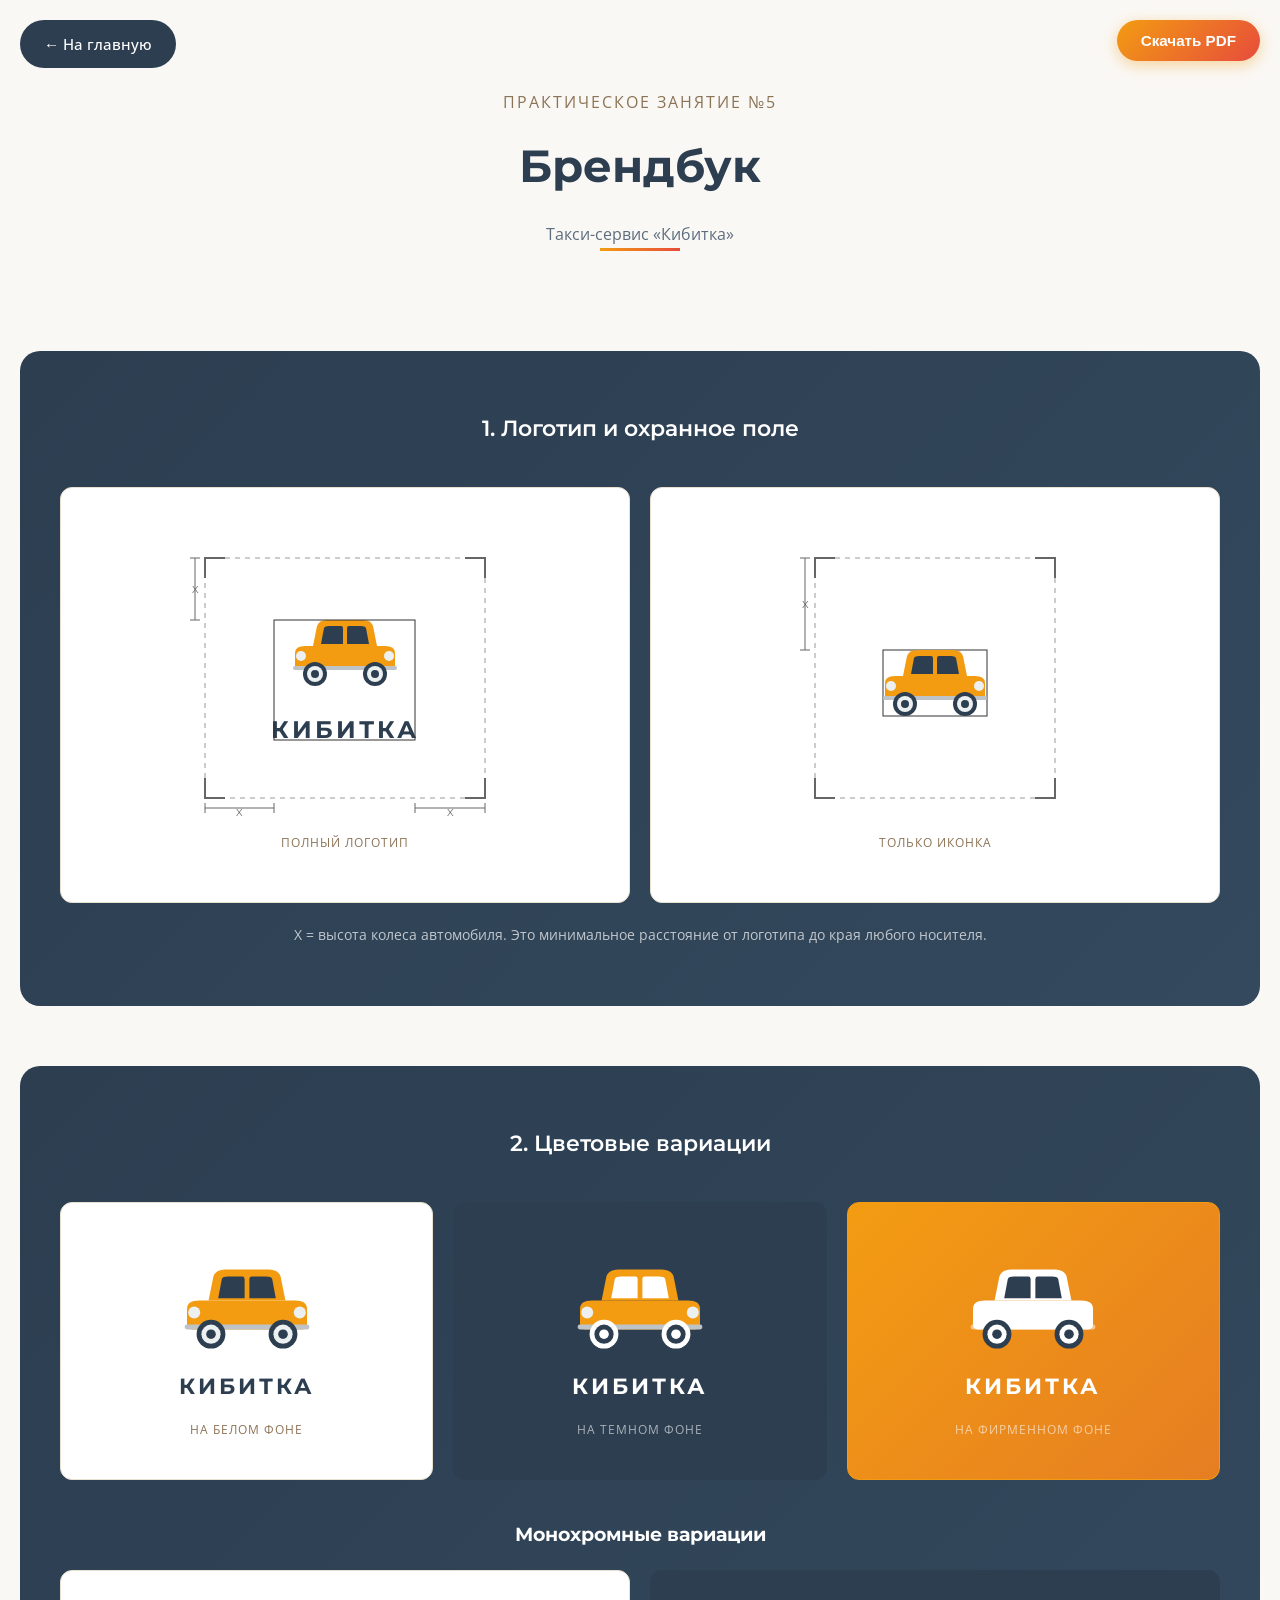
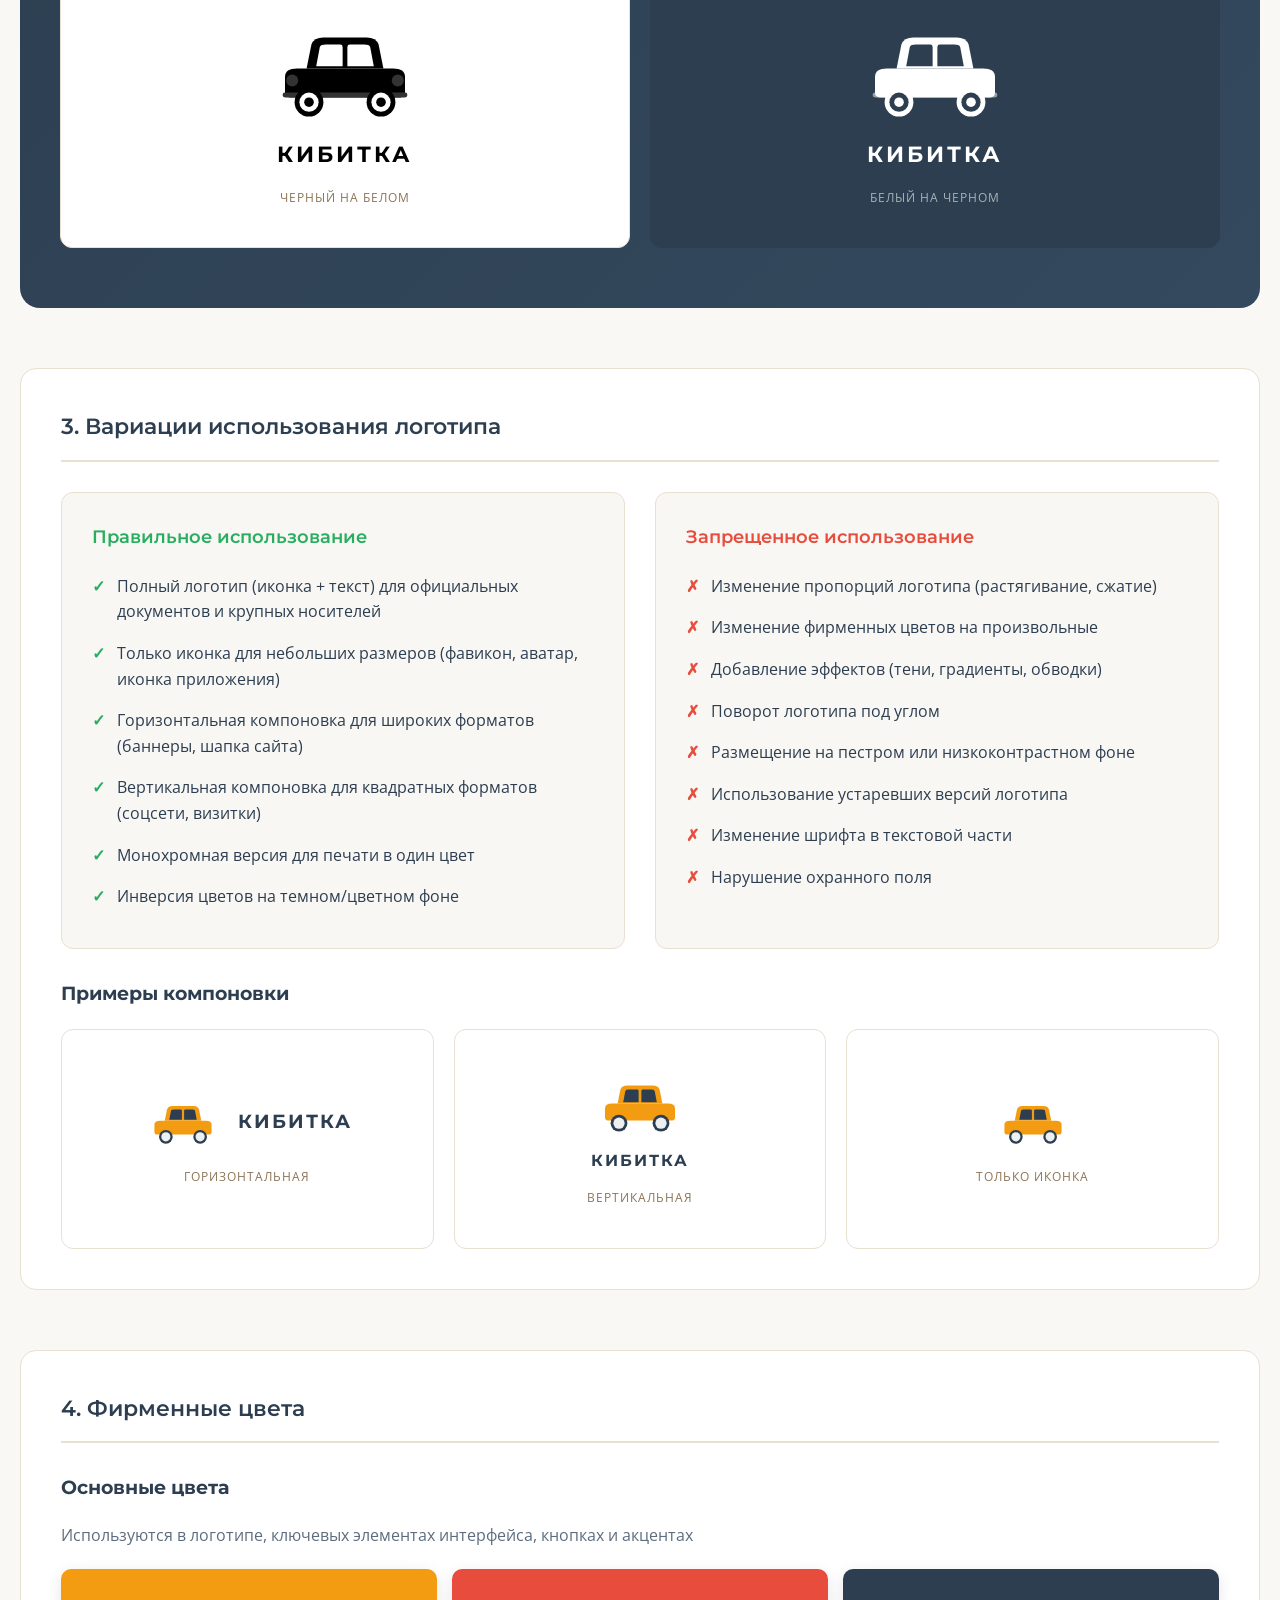
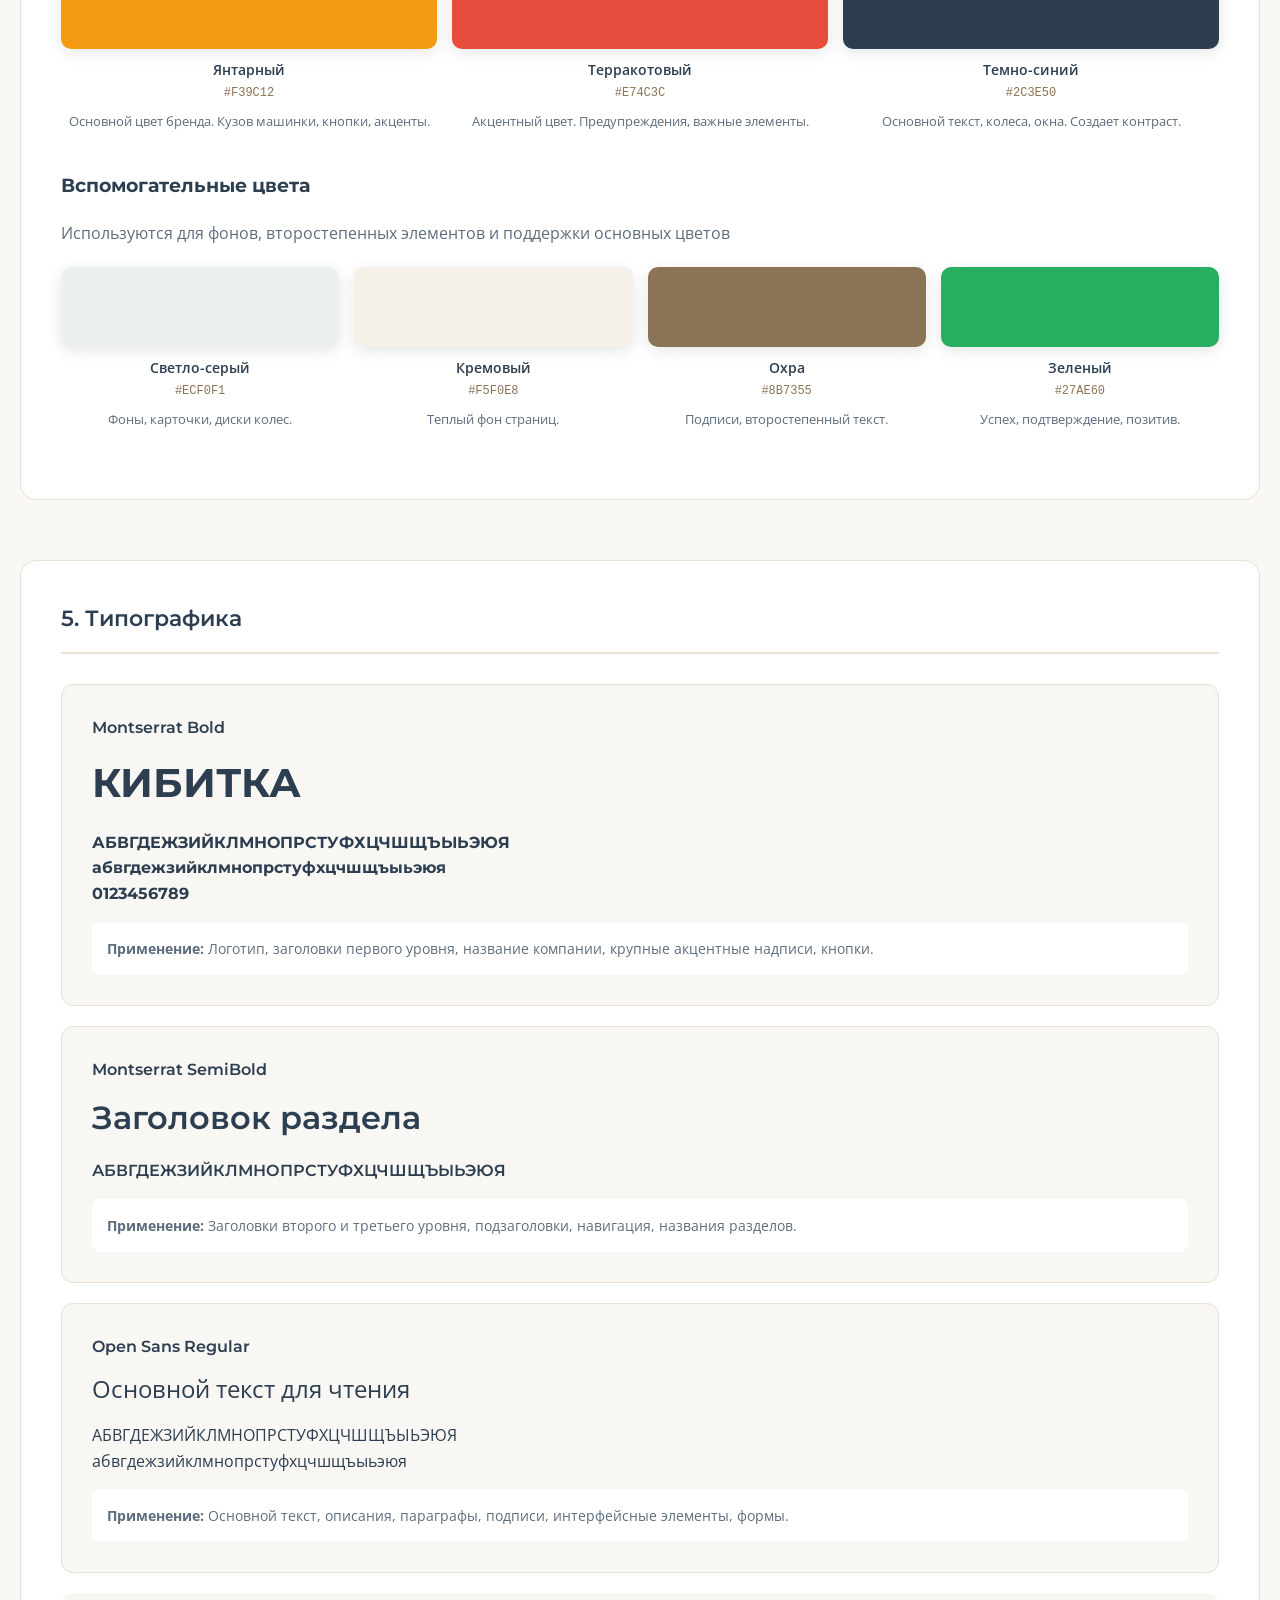
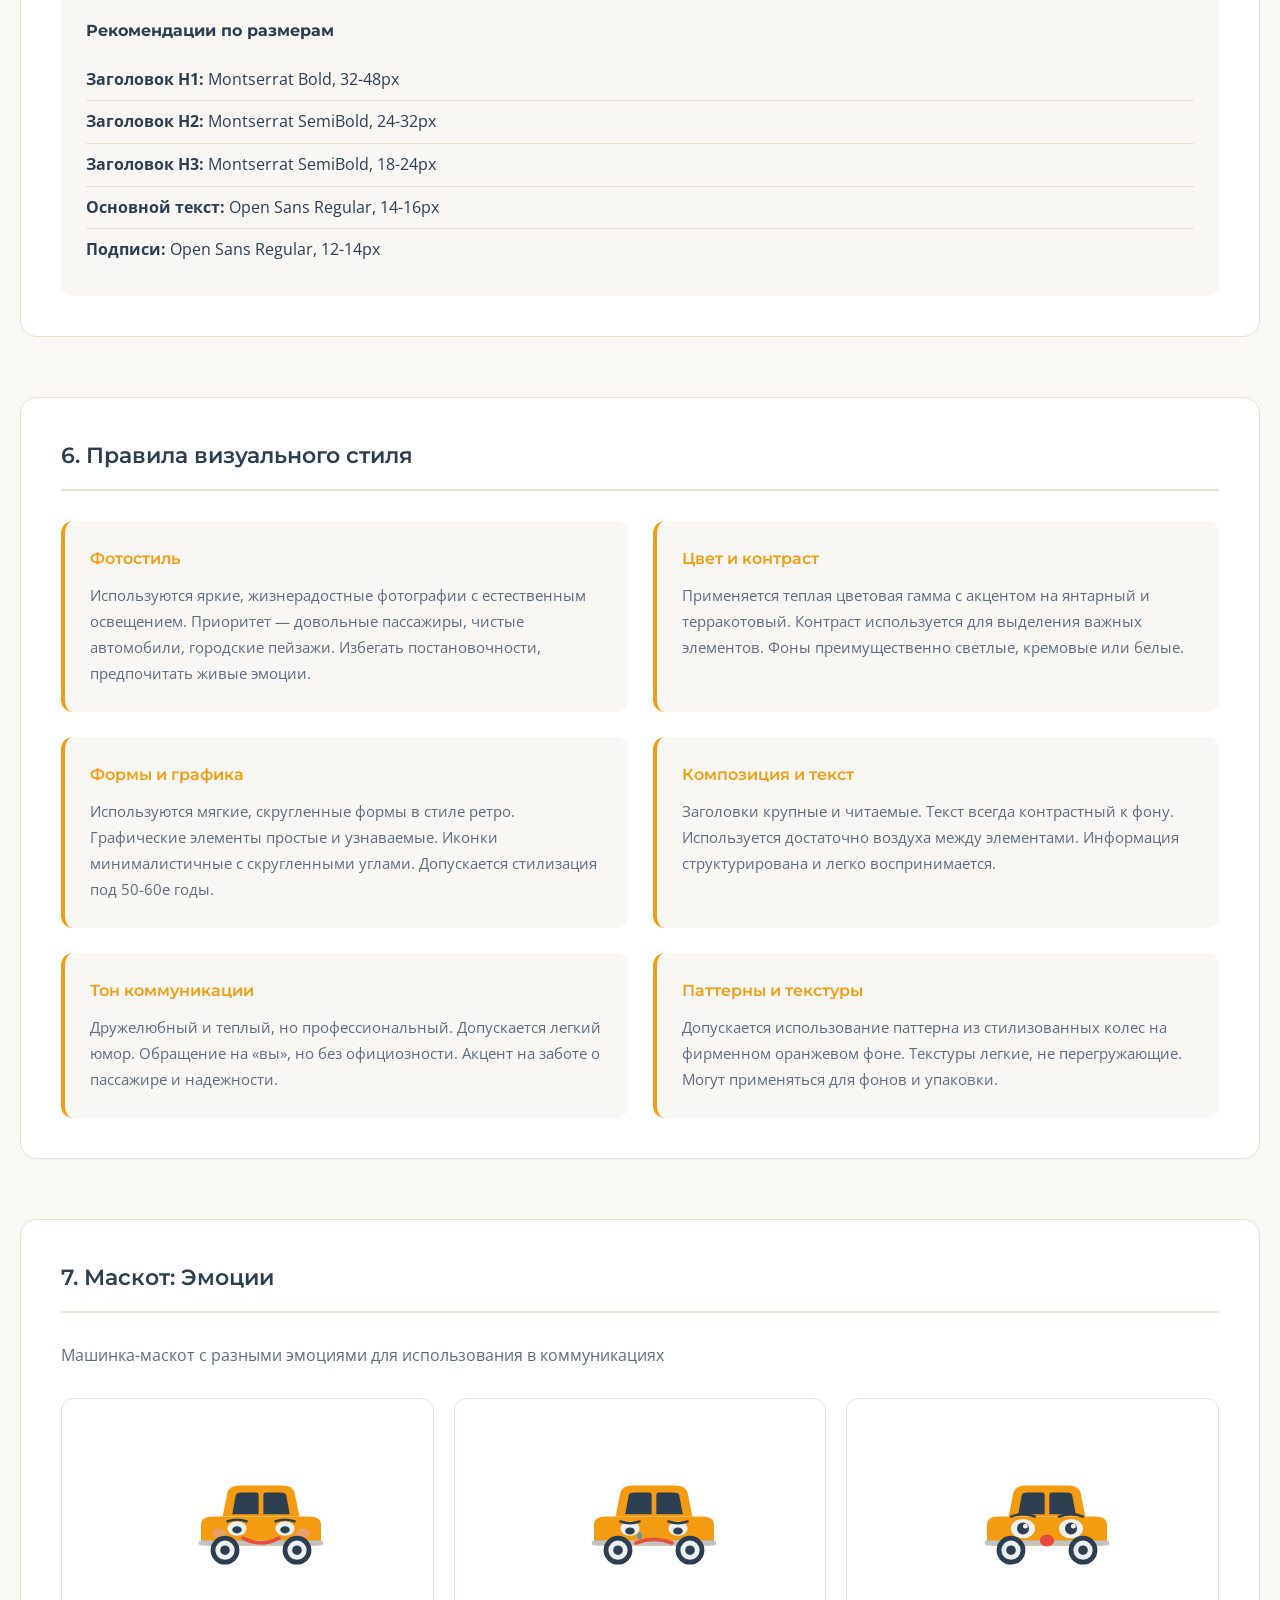
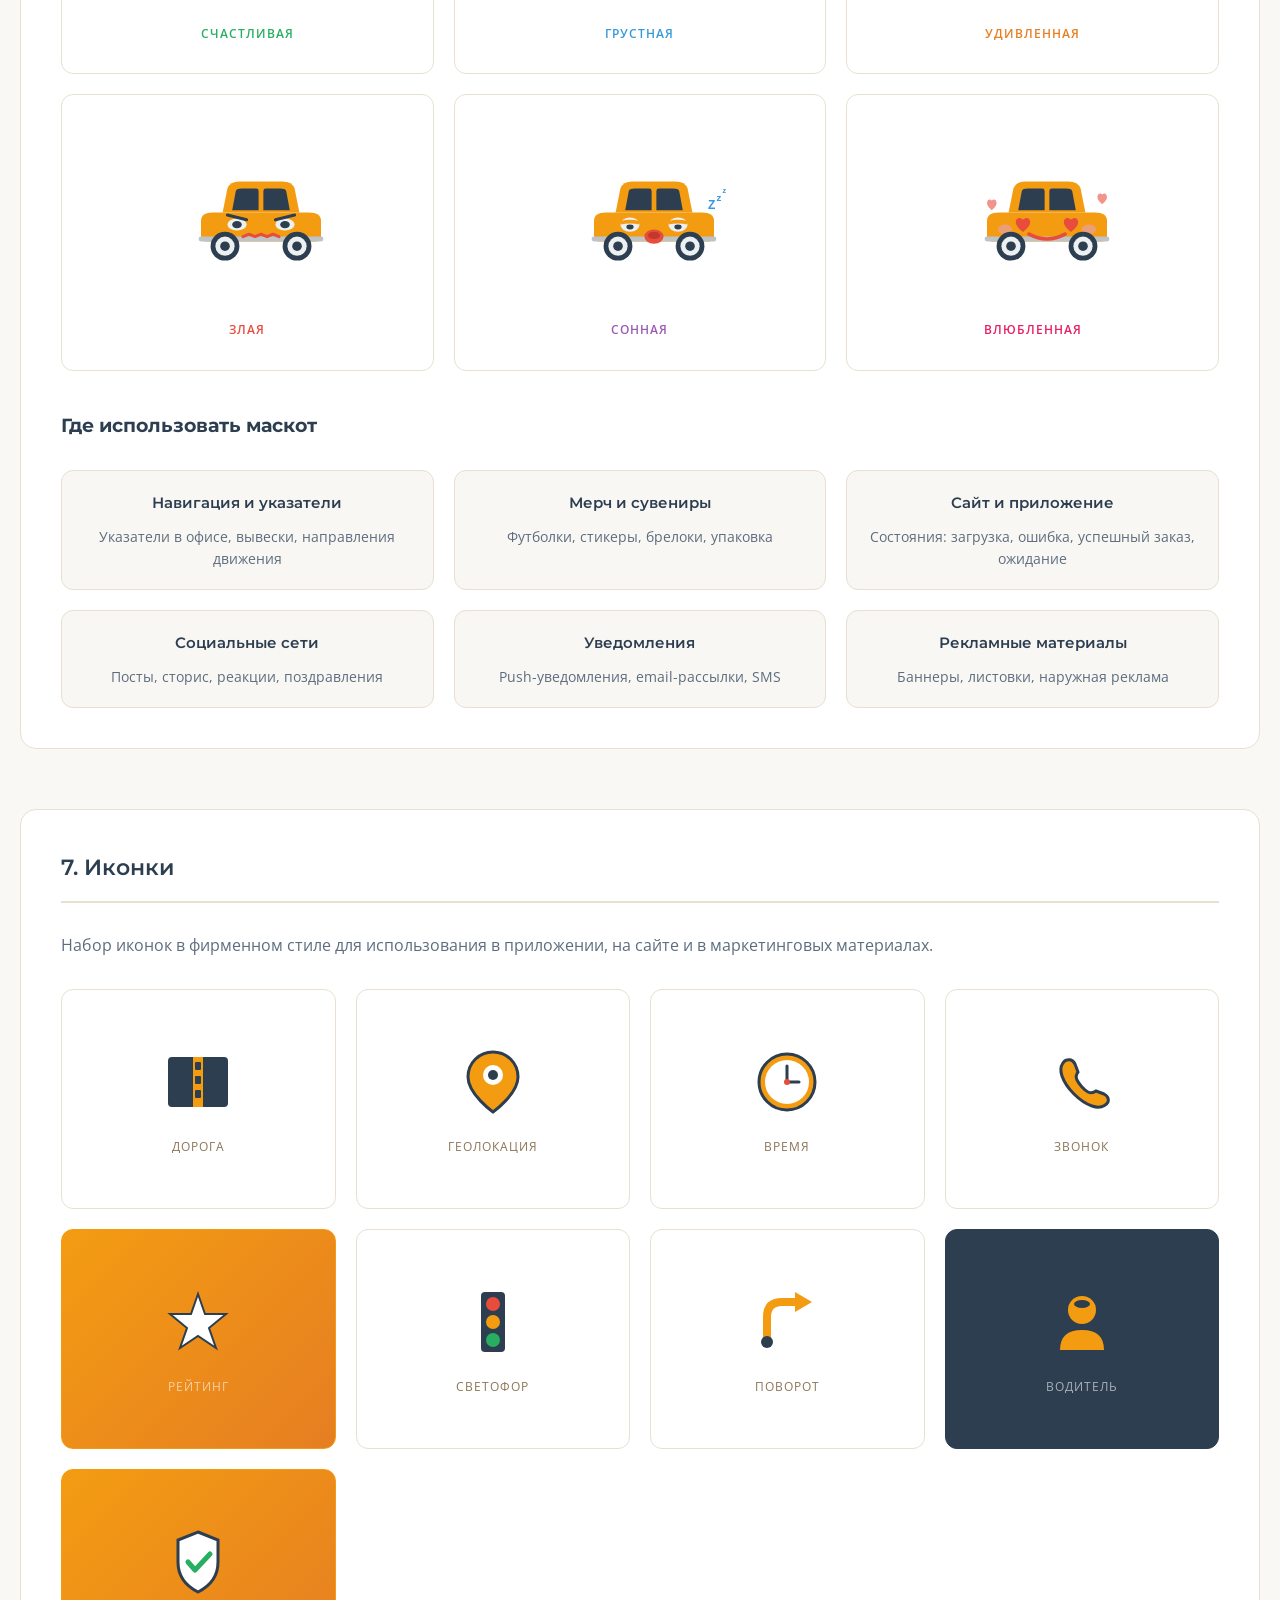
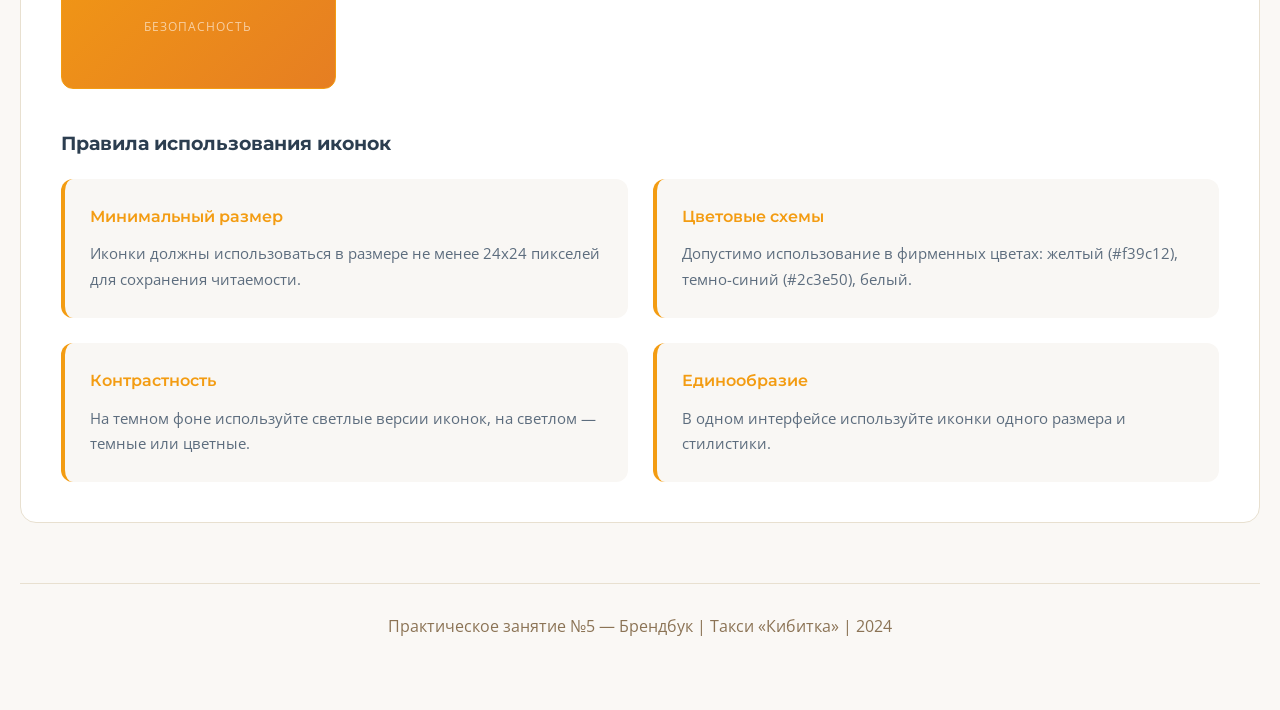
<file: public/task5/task5.html>
<!DOCTYPE html>
<html lang="ru">
<head>
    <meta charset="UTF-8">
    <meta name="viewport" content="width=device-width, initial-scale=1.0">
    <title>Практическое занятие №5 — Брендбук «Кибитка»</title>
    <link href="https://fonts.googleapis.com/css2?family=Montserrat:wght@400;600;700;800&family=Open+Sans:wght@400;600&display=swap" rel="stylesheet">
    <style>
        * {
            margin: 0;
            padding: 0;
            box-sizing: border-box;
        }

        body {
            font-family: 'Open Sans', sans-serif;
            background: #faf8f5;
            color: #2c3e50;
            line-height: 1.6;
            min-height: 100vh;
        }

        .container {
            max-width: 1400px;
            margin: 0 auto;
            padding: 40px 20px;
        }

        .header {
            text-align: center;
            padding: 50px 20px;
            margin-bottom: 50px;
        }

        .header-subtitle {
            font-size: 1rem;
            color: #8b7355;
            letter-spacing: 2px;
            text-transform: uppercase;
            margin-bottom: 15px;
        }

        .header h1 {
            font-family: 'Montserrat', sans-serif;
            font-size: 2.8rem;
            font-weight: 700;
            color: #2c3e50;
            margin-bottom: 20px;
        }

        .header-line {
            width: 80px;
            height: 3px;
            background: linear-gradient(90deg, #f39c12, #e74c3c);
            margin: 0 auto;
        }

        .section-title {
            font-family: 'Montserrat', sans-serif;
            font-size: 1.4rem;
            font-weight: 600;
            color: #2c3e50;
            margin-bottom: 30px;
            padding-bottom: 15px;
            border-bottom: 2px solid #e8e0d0;
        }

        .section {
            margin-bottom: 60px;
            padding: 40px;
            background: white;
            border-radius: 16px;
            border: 1px solid #e8e0d0;
        }

        .logo-grid {
            display: grid;
            grid-template-columns: repeat(3, 1fr);
            gap: 20px;
        }

        .logo-card {
            background: white;
            border-radius: 12px;
            padding: 40px 30px;
            display: flex;
            flex-direction: column;
            align-items: center;
            justify-content: center;
            min-height: 220px;
            transition: transform 0.3s ease, box-shadow 0.3s ease;
            border: 1px solid #e8e0d0;
        }

        .logo-card:hover {
            transform: translateY(-5px);
            box-shadow: 0 15px 40px rgba(0,0,0,0.1);
        }

        .logo-card.dark {
            background: #2c3e50;
            border-color: #2c3e50;
        }

        .logo-card.orange {
            background: linear-gradient(135deg, #f39c12 0%, #e67e22 100%);
            border-color: #f39c12;
        }

        .logo-label {
            font-size: 0.75rem;
            color: #8b7355;
            text-transform: uppercase;
            letter-spacing: 1px;
            margin-top: 15px;
            text-align: center;
        }

        .logo-card.dark .logo-label,
        .logo-card.orange .logo-label {
            color: rgba(255,255,255,0.6);
        }

        .final-section {
            background: linear-gradient(135deg, #2c3e50 0%, #34495e 100%);
            border-radius: 20px;
            padding: 60px 40px;
            text-align: center;
            margin-bottom: 60px;
        }

        .final-section h2 {
            font-family: 'Montserrat', sans-serif;
            font-size: 1.4rem;
            font-weight: 600;
            color: white;
            margin-bottom: 40px;
        }

        .palette-grid {
            display: grid;
            grid-template-columns: repeat(5, 1fr);
            gap: 15px;
            margin-bottom: 30px;
        }

        .palette-item {
            text-align: center;
        }

        .palette-color {
            height: 80px;
            border-radius: 10px;
            margin-bottom: 10px;
            box-shadow: 0 4px 15px rgba(0,0,0,0.1);
        }

        .palette-name {
            font-size: 0.85rem;
            font-weight: 600;
            color: #2c3e50;
            margin-bottom: 3px;
        }

        .palette-hex {
            font-size: 0.75rem;
            color: #8b7355;
            font-family: monospace;
        }

        .nav-link {
            position: fixed;
            top: 20px;
            left: 20px;
            background: #2c3e50;
            color: white;
            text-decoration: none;
            padding: 12px 24px;
            border-radius: 30px;
            font-size: 0.95rem;
            font-weight: 500;
            z-index: 1000;
            transition: background 0.2s, transform 0.2s;
        }

        .nav-link:hover {
            background: #34495e;
            transform: translateY(-2px);
        }

        .download-btn {
            position: fixed;
            top: 20px;
            right: 20px;
            background: linear-gradient(135deg, #f39c12, #e74c3c);
            color: white;
            border: none;
            padding: 12px 24px;
            border-radius: 30px;
            font-size: 0.95rem;
            font-weight: 600;
            cursor: pointer;
            box-shadow: 0 4px 15px rgba(243, 156, 18, 0.4);
            z-index: 1000;
            transition: transform 0.2s, box-shadow 0.2s;
        }

        .download-btn:hover {
            transform: translateY(-2px);
            box-shadow: 0 6px 20px rgba(243, 156, 18, 0.5);
        }

        .footer {
            text-align: center;
            padding: 30px;
            margin-top: 40px;
            color: #8b7355;
            border-top: 1px solid #e8e0d0;
        }

        .usage-grid {
            display: grid;
            grid-template-columns: repeat(2, 1fr);
            gap: 30px;
        }

        .usage-card {
            background: #f9f7f4;
            border-radius: 12px;
            padding: 30px;
            border: 1px solid #e8e0d0;
        }

        .usage-card h4 {
            font-family: 'Montserrat', sans-serif;
            font-weight: 600;
            color: #27ae60;
            margin-bottom: 15px;
            font-size: 1.1rem;
        }

        .usage-card.wrong h4 {
            color: #e74c3c;
        }

        .usage-card ul {
            list-style: none;
            padding: 0;
        }

        .usage-card li {
            padding: 8px 0;
            padding-left: 25px;
            position: relative;
        }

        .usage-card li::before {
            content: "✓";
            position: absolute;
            left: 0;
            color: #27ae60;
            font-weight: bold;
        }

        .usage-card.wrong li::before {
            content: "✗";
            color: #e74c3c;
        }

        .rules-grid {
            display: grid;
            grid-template-columns: repeat(2, 1fr);
            gap: 25px;
        }

        .rule-card {
            background: #f9f7f4;
            border-radius: 12px;
            padding: 25px;
            border-left: 4px solid #f39c12;
        }

        .rule-card h4 {
            font-family: 'Montserrat', sans-serif;
            font-weight: 600;
            color: #f39c12;
            margin-bottom: 12px;
            font-size: 1rem;
        }

        .rule-card p {
            color: #5d6d7e;
            font-size: 0.95rem;
            line-height: 1.7;
        }

        .font-card {
            background: #f9f7f4;
            border-radius: 12px;
            padding: 30px;
            border: 1px solid #e8e0d0;
            margin-bottom: 20px;
        }

        .font-card h4 {
            font-family: 'Montserrat', sans-serif;
            font-weight: 600;
            color: #2c3e50;
            margin-bottom: 10px;
        }

        .font-preview {
            font-size: 2.5rem;
            margin-bottom: 15px;
            color: #2c3e50;
        }

        .font-usage {
            color: #5d6d7e;
            font-size: 0.9rem;
            background: white;
            padding: 15px;
            border-radius: 8px;
            margin-top: 15px;
        }

        .mascot-usage {
            display: grid;
            grid-template-columns: repeat(3, 1fr);
            gap: 20px;
            margin-top: 30px;
        }

        .mascot-use-card {
            background: #f9f7f4;
            border-radius: 12px;
            padding: 20px;
            text-align: center;
            border: 1px solid #e8e0d0;
        }

        .mascot-use-card h5 {
            font-family: 'Montserrat', sans-serif;
            font-weight: 600;
            color: #2c3e50;
            margin-bottom: 10px;
            font-size: 0.95rem;
        }

        .mascot-use-card p {
            color: #5d6d7e;
            font-size: 0.85rem;
        }

        @media (max-width: 1200px) {
            .logo-grid {
                grid-template-columns: repeat(2, 1fr);
            }
            .palette-grid {
                grid-template-columns: repeat(3, 1fr);
            }
        }

        @media (max-width: 900px) {
            .usage-grid, .rules-grid {
                grid-template-columns: 1fr;
            }
            .mascot-usage {
                grid-template-columns: 1fr;
            }
        }

        @media (max-width: 600px) {
            .header h1 {
                font-size: 2rem;
            }
            .logo-grid {
                grid-template-columns: 1fr;
            }
            .palette-grid {
                grid-template-columns: repeat(2, 1fr);
            }
        }

        @media print {
            body {
                background: white;
            }
            .nav-link, .download-btn {
                display: none !important;
            }
            .section, .final-section {
                break-inside: avoid;
            }
        }
    </style>
</head>
<body>
    <a href="../index.html" class="nav-link">← На главную</a>
    <button class="download-btn" onclick="window.print()">Скачать PDF</button>

    <div class="container">
        <header class="header">
            <p class="header-subtitle">Практическое занятие №5</p>
            <h1>Брендбук</h1>
            <p style="color: #5d6d7e; margin-top: 15px;">Такси-сервис «Кибитка»</p>
            <div class="header-line"></div>
        </header>

        <!-- 1. Логотип и охранное поле -->
        <section class="final-section">
            <h2>1. Логотип и охранное поле</h2>
            <div class="logo-grid" style="grid-template-columns: repeat(2, 1fr);">
                <!-- С текстом -->
                <div class="logo-card" style="padding: 50px;">
                    <svg width="320" height="280" viewBox="0 0 320 280" fill="none" xmlns="http://www.w3.org/2000/svg">
                        <rect x="20" y="20" width="280" height="240" fill="none" stroke="#999" stroke-width="1" stroke-dasharray="5,5"/>
                        <path d="M20 40 L20 20 L40 20" fill="none" stroke="#666" stroke-width="2"/>
                        <path d="M280 20 L300 20 L300 40" fill="none" stroke="#666" stroke-width="2"/>
                        <path d="M300 240 L300 260 L280 260" fill="none" stroke="#666" stroke-width="2"/>
                        <path d="M40 260 L20 260 L20 240" fill="none" stroke="#666" stroke-width="2"/>
                        <g transform="translate(90, 60) scale(1.0)">
                            <path d="M20 55 Q20 48 30 48 L110 48 Q120 48 120 55 L120 68 Q120 72 116 72 L24 72 Q20 72 20 68 Z" fill="#f39c12"/>
                            <path d="M38 48 L42 28 Q44 22 52 22 L88 22 Q96 22 98 28 L102 48" fill="#f39c12"/>
                            <path d="M46 46 L49 30 Q50 28 54 28 L66 28 Q68 28 68 30 L68 46 Z" fill="#2c3e50"/>
                            <path d="M72 46 L72 30 Q72 28 74 28 L86 28 Q90 28 91 30 L94 46 Z" fill="#2c3e50"/>
                            <rect x="18" y="68" width="104" height="4" rx="2" fill="#bdc3c7"/>
                            <circle cx="26" cy="58" r="5" fill="#ecf0f1"/>
                            <circle cx="114" cy="58" r="5" fill="#ecf0f1"/>
                            <circle cx="40" cy="76" r="12" fill="#2c3e50"/>
                            <circle cx="40" cy="76" r="8" fill="#ecf0f1"/>
                            <circle cx="40" cy="76" r="4" fill="#2c3e50"/>
                            <circle cx="100" cy="76" r="12" fill="#2c3e50"/>
                            <circle cx="100" cy="76" r="8" fill="#ecf0f1"/>
                            <circle cx="100" cy="76" r="4" fill="#2c3e50"/>
                        </g>
                        <text x="160" y="200" font-family="Montserrat, sans-serif" font-weight="700" font-size="24" fill="#2c3e50" text-anchor="middle" letter-spacing="3">КИБИТКА</text>
                        <rect x="89" y="82" width="141" height="120" fill="none" stroke="#333" stroke-width="1"/>
                        <line x1="10" y1="82" x2="10" y2="20" stroke="#666" stroke-width="1"/>
                        <line x1="5" y1="20" x2="15" y2="20" stroke="#666" stroke-width="1"/>
                        <line x1="5" y1="82" x2="15" y2="82" stroke="#666" stroke-width="1"/>
                        <text x="10" y="55" font-family="Montserrat, sans-serif" font-size="10" fill="#666" text-anchor="middle">X</text>
                        <line x1="89" y1="270" x2="20" y2="270" stroke="#666" stroke-width="1"/>
                        <line x1="20" y1="265" x2="20" y2="275" stroke="#666" stroke-width="1"/>
                        <line x1="89" y1="265" x2="89" y2="275" stroke="#666" stroke-width="1"/>
                        <text x="54" y="278" font-family="Montserrat, sans-serif" font-size="10" fill="#666" text-anchor="middle">X</text>
                        <line x1="230" y1="270" x2="300" y2="270" stroke="#666" stroke-width="1"/>
                        <line x1="230" y1="265" x2="230" y2="275" stroke="#666" stroke-width="1"/>
                        <line x1="300" y1="265" x2="300" y2="275" stroke="#666" stroke-width="1"/>
                        <text x="265" y="278" font-family="Montserrat, sans-serif" font-size="10" fill="#666" text-anchor="middle">X</text>
                    </svg>
                    <span class="logo-label">Полный логотип</span>
                </div>

                <!-- Только иконка -->
                <div class="logo-card" style="padding: 50px;">
                    <svg width="280" height="280" viewBox="0 0 280 280" fill="none" xmlns="http://www.w3.org/2000/svg">
                        <rect x="20" y="20" width="240" height="240" fill="none" stroke="#999" stroke-width="1" stroke-dasharray="5,5"/>
                        <path d="M20 40 L20 20 L40 20" fill="none" stroke="#666" stroke-width="2"/>
                        <path d="M240 20 L260 20 L260 40" fill="none" stroke="#666" stroke-width="2"/>
                        <path d="M260 240 L260 260 L240 260" fill="none" stroke="#666" stroke-width="2"/>
                        <path d="M40 260 L20 260 L20 240" fill="none" stroke="#666" stroke-width="2"/>
                        <rect x="88" y="112" width="104" height="66" fill="none" stroke="#333" stroke-width="1"/>
                        <line x1="10" y1="112" x2="10" y2="20" stroke="#666" stroke-width="1"/>
                        <line x1="5" y1="20" x2="15" y2="20" stroke="#666" stroke-width="1"/>
                        <line x1="5" y1="112" x2="15" y2="112" stroke="#666" stroke-width="1"/>
                        <text x="10" y="70" font-family="Montserrat, sans-serif" font-size="10" fill="#666" text-anchor="middle">X</text>
                        <g transform="translate(70, 90) scale(1.0)">
                            <path d="M20 55 Q20 48 30 48 L110 48 Q120 48 120 55 L120 68 Q120 72 116 72 L24 72 Q20 72 20 68 Z" fill="#f39c12"/>
                            <path d="M38 48 L42 28 Q44 22 52 22 L88 22 Q96 22 98 28 L102 48" fill="#f39c12"/>
                            <path d="M46 46 L49 30 Q50 28 54 28 L66 28 Q68 28 68 30 L68 46 Z" fill="#2c3e50"/>
                            <path d="M72 46 L72 30 Q72 28 74 28 L86 28 Q90 28 91 30 L94 46 Z" fill="#2c3e50"/>
                            <rect x="18" y="68" width="104" height="4" rx="2" fill="#bdc3c7"/>
                            <circle cx="26" cy="58" r="5" fill="#ecf0f1"/>
                            <circle cx="114" cy="58" r="5" fill="#ecf0f1"/>
                            <circle cx="40" cy="76" r="12" fill="#2c3e50"/>
                            <circle cx="40" cy="76" r="8" fill="#ecf0f1"/>
                            <circle cx="40" cy="76" r="4" fill="#2c3e50"/>
                            <circle cx="100" cy="76" r="12" fill="#2c3e50"/>
                            <circle cx="100" cy="76" r="8" fill="#ecf0f1"/>
                            <circle cx="100" cy="76" r="4" fill="#2c3e50"/>
                        </g>
                    </svg>
                    <span class="logo-label">Только иконка</span>
                </div>
            </div>
            <p style="text-align: center; color: rgba(255,255,255,0.7); margin-top: 20px; font-size: 0.9rem;">
                X = высота колеса автомобиля. Это минимальное расстояние от логотипа до края любого носителя.
            </p>
        </section>

        <!-- 2. Цветовые и монохромные вариации -->
        <section class="final-section">
            <h2>2. Цветовые вариации</h2>
            <div class="logo-grid" style="grid-template-columns: repeat(3, 1fr); margin-bottom: 40px;">
                <!-- На белом фоне -->
                <div class="logo-card">
                    <div style="display: flex; flex-direction: column; align-items: center; gap: 6px;">
                        <svg width="180" height="120" viewBox="0 0 140 100" fill="none" xmlns="http://www.w3.org/2000/svg">
                            <path d="M20 55 Q20 48 30 48 L110 48 Q120 48 120 55 L120 68 Q120 72 116 72 L24 72 Q20 72 20 68 Z" fill="#f39c12"/>
                            <path d="M38 48 L42 28 Q44 22 52 22 L88 22 Q96 22 98 28 L102 48" fill="#f39c12"/>
                            <path d="M46 46 L49 30 Q50 28 54 28 L66 28 Q68 28 68 30 L68 46 Z" fill="#2c3e50"/>
                            <path d="M72 46 L72 30 Q72 28 74 28 L86 28 Q90 28 91 30 L94 46 Z" fill="#2c3e50"/>
                            <rect x="18" y="68" width="104" height="4" rx="2" fill="#bdc3c7"/>
                            <circle cx="26" cy="58" r="5" fill="#ecf0f1"/>
                            <circle cx="114" cy="58" r="5" fill="#ecf0f1"/>
                            <circle cx="40" cy="76" r="12" fill="#2c3e50"/>
                            <circle cx="40" cy="76" r="8" fill="#ecf0f1"/>
                            <circle cx="40" cy="76" r="4" fill="#2c3e50"/>
                            <circle cx="100" cy="76" r="12" fill="#2c3e50"/>
                            <circle cx="100" cy="76" r="8" fill="#ecf0f1"/>
                            <circle cx="100" cy="76" r="4" fill="#2c3e50"/>
                        </svg>
                        <span style="font-family: 'Montserrat', sans-serif; font-weight: 700; font-size: 1.4rem; color: #2c3e50; letter-spacing: 3px;">КИБИТКА</span>
                    </div>
                    <span class="logo-label">На белом фоне</span>
                </div>

                <!-- На черном фоне -->
                <div class="logo-card dark">
                    <div style="display: flex; flex-direction: column; align-items: center; gap: 6px;">
                        <svg width="180" height="120" viewBox="0 0 140 100" fill="none" xmlns="http://www.w3.org/2000/svg">
                            <path d="M20 55 Q20 48 30 48 L110 48 Q120 48 120 55 L120 68 Q120 72 116 72 L24 72 Q20 72 20 68 Z" fill="#f39c12"/>
                            <path d="M38 48 L42 28 Q44 22 52 22 L88 22 Q96 22 98 28 L102 48" fill="#f39c12"/>
                            <path d="M46 46 L49 30 Q50 28 54 28 L66 28 Q68 28 68 30 L68 46 Z" fill="white"/>
                            <path d="M72 46 L72 30 Q72 28 74 28 L86 28 Q90 28 91 30 L94 46 Z" fill="white"/>
                            <rect x="18" y="68" width="104" height="4" rx="2" fill="#bdc3c7"/>
                            <circle cx="26" cy="58" r="5" fill="#ecf0f1"/>
                            <circle cx="114" cy="58" r="5" fill="#ecf0f1"/>
                            <circle cx="40" cy="76" r="12" fill="white"/>
                            <circle cx="40" cy="76" r="8" fill="#2c3e50"/>
                            <circle cx="40" cy="76" r="4" fill="white"/>
                            <circle cx="100" cy="76" r="12" fill="white"/>
                            <circle cx="100" cy="76" r="8" fill="#2c3e50"/>
                            <circle cx="100" cy="76" r="4" fill="white"/>
                        </svg>
                        <span style="font-family: 'Montserrat', sans-serif; font-weight: 700; font-size: 1.4rem; color: white; letter-spacing: 3px;">КИБИТКА</span>
                    </div>
                    <span class="logo-label">На темном фоне</span>
                </div>

                <!-- На оранжевом фоне -->
                <div class="logo-card orange">
                    <div style="display: flex; flex-direction: column; align-items: center; gap: 6px;">
                        <svg width="180" height="120" viewBox="0 0 140 100" fill="none" xmlns="http://www.w3.org/2000/svg">
                            <path d="M20 55 Q20 48 30 48 L110 48 Q120 48 120 55 L120 68 Q120 72 116 72 L24 72 Q20 72 20 68 Z" fill="white"/>
                            <path d="M38 48 L42 28 Q44 22 52 22 L88 22 Q96 22 98 28 L102 48" fill="white"/>
                            <path d="M46 46 L49 30 Q50 28 54 28 L66 28 Q68 28 68 30 L68 46 Z" fill="#2c3e50"/>
                            <path d="M72 46 L72 30 Q72 28 74 28 L86 28 Q90 28 91 30 L94 46 Z" fill="#2c3e50"/>
                            <rect x="18" y="68" width="104" height="4" rx="2" fill="rgba(255,255,255,0.5)"/>
                            <circle cx="26" cy="58" r="5" fill="rgba(255,255,255,0.8)"/>
                            <circle cx="114" cy="58" r="5" fill="rgba(255,255,255,0.8)"/>
                            <circle cx="40" cy="76" r="12" fill="#2c3e50"/>
                            <circle cx="40" cy="76" r="8" fill="white"/>
                            <circle cx="40" cy="76" r="4" fill="#2c3e50"/>
                            <circle cx="100" cy="76" r="12" fill="#2c3e50"/>
                            <circle cx="100" cy="76" r="8" fill="white"/>
                            <circle cx="100" cy="76" r="4" fill="#2c3e50"/>
                        </svg>
                        <span style="font-family: 'Montserrat', sans-serif; font-weight: 700; font-size: 1.4rem; color: white; letter-spacing: 3px;">КИБИТКА</span>
                    </div>
                    <span class="logo-label">На фирменном фоне</span>
                </div>
            </div>

            <h3 style="color: white; margin-bottom: 20px; font-family: 'Montserrat', sans-serif;">Монохромные вариации</h3>
            <div class="logo-grid" style="grid-template-columns: repeat(2, 1fr);">
                <!-- Черный на белом -->
                <div class="logo-card">
                    <div style="display: flex; flex-direction: column; align-items: center; gap: 6px;">
                        <svg width="180" height="120" viewBox="0 0 140 100" fill="none" xmlns="http://www.w3.org/2000/svg">
                            <path d="M20 55 Q20 48 30 48 L110 48 Q120 48 120 55 L120 68 Q120 72 116 72 L24 72 Q20 72 20 68 Z" fill="#000000"/>
                            <path d="M38 48 L42 28 Q44 22 52 22 L88 22 Q96 22 98 28 L102 48" fill="#000000"/>
                            <path d="M46 46 L49 30 Q50 28 54 28 L66 28 Q68 28 68 30 L68 46 Z" fill="white"/>
                            <path d="M72 46 L72 30 Q72 28 74 28 L86 28 Q90 28 91 30 L94 46 Z" fill="white"/>
                            <rect x="18" y="68" width="104" height="4" rx="2" fill="#333333"/>
                            <circle cx="26" cy="58" r="5" fill="#333333"/>
                            <circle cx="114" cy="58" r="5" fill="#333333"/>
                            <circle cx="40" cy="76" r="12" fill="#000000"/>
                            <circle cx="40" cy="76" r="8" fill="white"/>
                            <circle cx="40" cy="76" r="4" fill="#000000"/>
                            <circle cx="100" cy="76" r="12" fill="#000000"/>
                            <circle cx="100" cy="76" r="8" fill="white"/>
                            <circle cx="100" cy="76" r="4" fill="#000000"/>
                        </svg>
                        <span style="font-family: 'Montserrat', sans-serif; font-weight: 700; font-size: 1.4rem; color: #000000; letter-spacing: 3px;">КИБИТКА</span>
                    </div>
                    <span class="logo-label">Черный на белом</span>
                </div>

                <!-- Белый на черном -->
                <div class="logo-card dark">
                    <div style="display: flex; flex-direction: column; align-items: center; gap: 6px;">
                        <svg width="180" height="120" viewBox="0 0 140 100" fill="none" xmlns="http://www.w3.org/2000/svg">
                            <path d="M20 55 Q20 48 30 48 L110 48 Q120 48 120 55 L120 68 Q120 72 116 72 L24 72 Q20 72 20 68 Z" fill="white"/>
                            <path d="M38 48 L42 28 Q44 22 52 22 L88 22 Q96 22 98 28 L102 48" fill="white"/>
                            <path d="M46 46 L49 30 Q50 28 54 28 L66 28 Q68 28 68 30 L68 46 Z" fill="#2c3e50"/>
                            <path d="M72 46 L72 30 Q72 28 74 28 L86 28 Q90 28 91 30 L94 46 Z" fill="#2c3e50"/>
                            <rect x="18" y="68" width="104" height="4" rx="2" fill="rgba(255,255,255,0.5)"/>
                            <circle cx="26" cy="58" r="5" fill="rgba(255,255,255,0.7)"/>
                            <circle cx="114" cy="58" r="5" fill="rgba(255,255,255,0.7)"/>
                            <circle cx="40" cy="76" r="12" fill="white"/>
                            <circle cx="40" cy="76" r="8" fill="#2c3e50"/>
                            <circle cx="40" cy="76" r="4" fill="white"/>
                            <circle cx="100" cy="76" r="12" fill="white"/>
                            <circle cx="100" cy="76" r="8" fill="#2c3e50"/>
                            <circle cx="100" cy="76" r="4" fill="white"/>
                        </svg>
                        <span style="font-family: 'Montserrat', sans-serif; font-weight: 700; font-size: 1.4rem; color: white; letter-spacing: 3px;">КИБИТКА</span>
                    </div>
                    <span class="logo-label">Белый на черном</span>
                </div>
            </div>
        </section>

        <!-- 3. Вариации использования -->
        <section class="section">
            <h2 class="section-title">3. Вариации использования логотипа</h2>
            
            <div class="usage-grid">
                <div class="usage-card">
                    <h4>Правильное использование</h4>
                    <ul>
                        <li>Полный логотип (иконка + текст) для официальных документов и крупных носителей</li>
                        <li>Только иконка для небольших размеров (фавикон, аватар, иконка приложения)</li>
                        <li>Горизонтальная компоновка для широких форматов (баннеры, шапка сайта)</li>
                        <li>Вертикальная компоновка для квадратных форматов (соцсети, визитки)</li>
                        <li>Монохромная версия для печати в один цвет</li>
                        <li>Инверсия цветов на темном/цветном фоне</li>
                    </ul>
                </div>

                <div class="usage-card wrong">
                    <h4>Запрещенное использование</h4>
                    <ul>
                        <li>Изменение пропорций логотипа (растягивание, сжатие)</li>
                        <li>Изменение фирменных цветов на произвольные</li>
                        <li>Добавление эффектов (тени, градиенты, обводки)</li>
                        <li>Поворот логотипа под углом</li>
                        <li>Размещение на пестром или низкоконтрастном фоне</li>
                        <li>Использование устаревших версий логотипа</li>
                        <li>Изменение шрифта в текстовой части</li>
                        <li>Нарушение охранного поля</li>
                    </ul>
                </div>
            </div>

            <div style="margin-top: 30px;">
                <h3 style="font-family: 'Montserrat', sans-serif; margin-bottom: 20px; color: #2c3e50;">Примеры компоновки</h3>
                <div class="logo-grid" style="grid-template-columns: repeat(3, 1fr);">
                    <div class="logo-card">
                        <div style="display: flex; align-items: center; gap: 15px;">
                            <svg width="80" height="60" viewBox="0 0 140 100" fill="none" xmlns="http://www.w3.org/2000/svg">
                                <path d="M20 55 Q20 48 30 48 L110 48 Q120 48 120 55 L120 68 Q120 72 116 72 L24 72 Q20 72 20 68 Z" fill="#f39c12"/>
                                <path d="M38 48 L42 28 Q44 22 52 22 L88 22 Q96 22 98 28 L102 48" fill="#f39c12"/>
                                <path d="M46 46 L49 30 Q50 28 54 28 L66 28 Q68 28 68 30 L68 46 Z" fill="#2c3e50"/>
                                <path d="M72 46 L72 30 Q72 28 74 28 L86 28 Q90 28 91 30 L94 46 Z" fill="#2c3e50"/>
                                <circle cx="40" cy="76" r="12" fill="#2c3e50"/>
                                <circle cx="40" cy="76" r="8" fill="#ecf0f1"/>
                                <circle cx="100" cy="76" r="12" fill="#2c3e50"/>
                                <circle cx="100" cy="76" r="8" fill="#ecf0f1"/>
                            </svg>
                            <span style="font-family: 'Montserrat', sans-serif; font-weight: 700; font-size: 1.2rem; color: #2c3e50; letter-spacing: 2px;">КИБИТКА</span>
                        </div>
                        <span class="logo-label">Горизонтальная</span>
                    </div>

                    <div class="logo-card">
                        <div style="display: flex; flex-direction: column; align-items: center; gap: 8px;">
                            <svg width="100" height="70" viewBox="0 0 140 100" fill="none" xmlns="http://www.w3.org/2000/svg">
                                <path d="M20 55 Q20 48 30 48 L110 48 Q120 48 120 55 L120 68 Q120 72 116 72 L24 72 Q20 72 20 68 Z" fill="#f39c12"/>
                                <path d="M38 48 L42 28 Q44 22 52 22 L88 22 Q96 22 98 28 L102 48" fill="#f39c12"/>
                                <path d="M46 46 L49 30 Q50 28 54 28 L66 28 Q68 28 68 30 L68 46 Z" fill="#2c3e50"/>
                                <path d="M72 46 L72 30 Q72 28 74 28 L86 28 Q90 28 91 30 L94 46 Z" fill="#2c3e50"/>
                                <circle cx="40" cy="76" r="12" fill="#2c3e50"/>
                                <circle cx="40" cy="76" r="8" fill="#ecf0f1"/>
                                <circle cx="100" cy="76" r="12" fill="#2c3e50"/>
                                <circle cx="100" cy="76" r="8" fill="#ecf0f1"/>
                            </svg>
                            <span style="font-family: 'Montserrat', sans-serif; font-weight: 700; font-size: 1rem; color: #2c3e50; letter-spacing: 2px;">КИБИТКА</span>
                        </div>
                        <span class="logo-label">Вертикальная</span>
                    </div>

                    <div class="logo-card">
                        <svg width="80" height="60" viewBox="0 0 140 100" fill="none" xmlns="http://www.w3.org/2000/svg">
                            <path d="M20 55 Q20 48 30 48 L110 48 Q120 48 120 55 L120 68 Q120 72 116 72 L24 72 Q20 72 20 68 Z" fill="#f39c12"/>
                            <path d="M38 48 L42 28 Q44 22 52 22 L88 22 Q96 22 98 28 L102 48" fill="#f39c12"/>
                            <path d="M46 46 L49 30 Q50 28 54 28 L66 28 Q68 28 68 30 L68 46 Z" fill="#2c3e50"/>
                            <path d="M72 46 L72 30 Q72 28 74 28 L86 28 Q90 28 91 30 L94 46 Z" fill="#2c3e50"/>
                            <circle cx="40" cy="76" r="12" fill="#2c3e50"/>
                            <circle cx="40" cy="76" r="8" fill="#ecf0f1"/>
                            <circle cx="100" cy="76" r="12" fill="#2c3e50"/>
                            <circle cx="100" cy="76" r="8" fill="#ecf0f1"/>
                        </svg>
                        <span class="logo-label">Только иконка</span>
                    </div>
                </div>
            </div>
        </section>

        <!-- 4. Цвета -->
        <section class="section">
            <h2 class="section-title">4. Фирменные цвета</h2>
            
            <h3 style="font-family: 'Montserrat', sans-serif; margin-bottom: 20px; color: #2c3e50;">Основные цвета</h3>
            <p style="color: #5d6d7e; margin-bottom: 20px;">Используются в логотипе, ключевых элементах интерфейса, кнопках и акцентах</p>
            <div class="palette-grid" style="grid-template-columns: repeat(3, 1fr); margin-bottom: 40px;">
                <div class="palette-item">
                    <div class="palette-color" style="background: #f39c12;"></div>
                    <div class="palette-name">Янтарный</div>
                    <div class="palette-hex">#F39C12</div>
                    <p style="font-size: 0.8rem; color: #5d6d7e; margin-top: 8px;">Основной цвет бренда. Кузов машинки, кнопки, акценты.</p>
                </div>
                <div class="palette-item">
                    <div class="palette-color" style="background: #e74c3c;"></div>
                    <div class="palette-name">Терракотовый</div>
                    <div class="palette-hex">#E74C3C</div>
                    <p style="font-size: 0.8rem; color: #5d6d7e; margin-top: 8px;">Акцентный цвет. Предупреждения, важные элементы.</p>
                </div>
                <div class="palette-item">
                    <div class="palette-color" style="background: #2c3e50;"></div>
                    <div class="palette-name">Темно-синий</div>
                    <div class="palette-hex">#2C3E50</div>
                    <p style="font-size: 0.8rem; color: #5d6d7e; margin-top: 8px;">Основной текст, колеса, окна. Создает контраст.</p>
                </div>
            </div>

            <h3 style="font-family: 'Montserrat', sans-serif; margin-bottom: 20px; color: #2c3e50;">Вспомогательные цвета</h3>
            <p style="color: #5d6d7e; margin-bottom: 20px;">Используются для фонов, второстепенных элементов и поддержки основных цветов</p>
            <div class="palette-grid" style="grid-template-columns: repeat(4, 1fr);">
                <div class="palette-item">
                    <div class="palette-color" style="background: #ecf0f1;"></div>
                    <div class="palette-name">Светло-серый</div>
                    <div class="palette-hex">#ECF0F1</div>
                    <p style="font-size: 0.8rem; color: #5d6d7e; margin-top: 8px;">Фоны, карточки, диски колес.</p>
                </div>
                <div class="palette-item">
                    <div class="palette-color" style="background: #f5f0e8;"></div>
                    <div class="palette-name">Кремовый</div>
                    <div class="palette-hex">#F5F0E8</div>
                    <p style="font-size: 0.8rem; color: #5d6d7e; margin-top: 8px;">Теплый фон страниц.</p>
                </div>
                <div class="palette-item">
                    <div class="palette-color" style="background: #8b7355;"></div>
                    <div class="palette-name">Охра</div>
                    <div class="palette-hex">#8B7355</div>
                    <p style="font-size: 0.8rem; color: #5d6d7e; margin-top: 8px;">Подписи, второстепенный текст.</p>
                </div>
                <div class="palette-item">
                    <div class="palette-color" style="background: #27ae60;"></div>
                    <div class="palette-name">Зеленый</div>
                    <div class="palette-hex">#27AE60</div>
                    <p style="font-size: 0.8rem; color: #5d6d7e; margin-top: 8px;">Успех, подтверждение, позитив.</p>
                </div>
            </div>
        </section>

        <!-- 5. Шрифты -->
        <section class="section">
            <h2 class="section-title">5. Типографика</h2>
            
            <div class="font-card">
                <h4>Montserrat Bold</h4>
                <div class="font-preview" style="font-family: 'Montserrat', sans-serif; font-weight: 700;">
                    КИБИТКА
                </div>
                <p style="font-family: 'Montserrat', sans-serif; font-weight: 700;">АБВГДЕЖЗИЙКЛМНОПРСТУФХЦЧШЩЪЫЬЭЮЯ</p>
                <p style="font-family: 'Montserrat', sans-serif; font-weight: 700;">абвгдежзийклмнопрстуфхцчшщъыьэюя</p>
                <p style="font-family: 'Montserrat', sans-serif; font-weight: 700;">0123456789</p>
                <div class="font-usage">
                    <strong>Применение:</strong> Логотип, заголовки первого уровня, название компании, крупные акцентные надписи, кнопки.
                </div>
            </div>

            <div class="font-card">
                <h4>Montserrat SemiBold</h4>
                <div class="font-preview" style="font-family: 'Montserrat', sans-serif; font-weight: 600; font-size: 2rem;">
                    Заголовок раздела
                </div>
                <p style="font-family: 'Montserrat', sans-serif; font-weight: 600;">АБВГДЕЖЗИЙКЛМНОПРСТУФХЦЧШЩЪЫЬЭЮЯ</p>
                <div class="font-usage">
                    <strong>Применение:</strong> Заголовки второго и третьего уровня, подзаголовки, навигация, названия разделов.
                </div>
            </div>

            <div class="font-card">
                <h4>Open Sans Regular</h4>
                <div class="font-preview" style="font-family: 'Open Sans', sans-serif; font-weight: 400; font-size: 1.5rem;">
                    Основной текст для чтения
                </div>
                <p style="font-family: 'Open Sans', sans-serif;">АБВГДЕЖЗИЙКЛМНОПРСТУФХЦЧШЩЪЫЬЭЮЯ</p>
                <p style="font-family: 'Open Sans', sans-serif;">абвгдежзийклмнопрстуфхцчшщъыьэюя</p>
                <div class="font-usage">
                    <strong>Применение:</strong> Основной текст, описания, параграфы, подписи, интерфейсные элементы, формы.
                </div>
            </div>

            <div style="background: #f9f7f4; border-radius: 12px; padding: 25px; margin-top: 20px;">
                <h4 style="font-family: 'Montserrat', sans-serif; margin-bottom: 15px; color: #2c3e50;">Рекомендации по размерам</h4>
                <ul style="list-style: none; padding: 0;">
                    <li style="padding: 8px 0; border-bottom: 1px solid #e8e0d0;"><strong>Заголовок H1:</strong> Montserrat Bold, 32-48px</li>
                    <li style="padding: 8px 0; border-bottom: 1px solid #e8e0d0;"><strong>Заголовок H2:</strong> Montserrat SemiBold, 24-32px</li>
                    <li style="padding: 8px 0; border-bottom: 1px solid #e8e0d0;"><strong>Заголовок H3:</strong> Montserrat SemiBold, 18-24px</li>
                    <li style="padding: 8px 0; border-bottom: 1px solid #e8e0d0;"><strong>Основной текст:</strong> Open Sans Regular, 14-16px</li>
                    <li style="padding: 8px 0;"><strong>Подписи:</strong> Open Sans Regular, 12-14px</li>
                </ul>
            </div>
        </section>

        <!-- 6. Правила использования -->
        <section class="section">
            <h2 class="section-title">6. Правила визуального стиля</h2>
            
            <div class="rules-grid">
                <div class="rule-card">
                    <h4>Фотостиль</h4>
                    <p>Используются яркие, жизнерадостные фотографии с естественным освещением. Приоритет — довольные пассажиры, чистые автомобили, городские пейзажи. Избегать постановочности, предпочитать живые эмоции.</p>
                </div>

                <div class="rule-card">
                    <h4>Цвет и контраст</h4>
                    <p>Применяется теплая цветовая гамма с акцентом на янтарный и терракотовый. Контраст используется для выделения важных элементов. Фоны преимущественно светлые, кремовые или белые.</p>
                </div>

                <div class="rule-card">
                    <h4>Формы и графика</h4>
                    <p>Используются мягкие, скругленные формы в стиле ретро. Графические элементы простые и узнаваемые. Иконки минималистичные с скругленными углами. Допускается стилизация под 50-60е годы.</p>
                </div>

                <div class="rule-card">
                    <h4>Композиция и текст</h4>
                    <p>Заголовки крупные и читаемые. Текст всегда контрастный к фону. Используется достаточно воздуха между элементами. Информация структурирована и легко воспринимается.</p>
                </div>

                <div class="rule-card">
                    <h4>Тон коммуникации</h4>
                    <p>Дружелюбный и теплый, но профессиональный. Допускается легкий юмор. Обращение на «вы», но без официозности. Акцент на заботе о пассажире и надежности.</p>
                </div>

                <div class="rule-card">
                    <h4>Паттерны и текстуры</h4>
                    <p>Допускается использование паттерна из стилизованных колес на фирменном оранжевом фоне. Текстуры легкие, не перегружающие. Могут применяться для фонов и упаковки.</p>
                </div>
            </div>
        </section>

        <!-- 7. Маскот -->
        <section class="section">
            <h2 class="section-title">7. Маскот: Эмоции</h2>
            <p style="color: #5d6d7e; margin-bottom: 30px;">Машинка-маскот с разными эмоциями для использования в коммуникациях</p>
            
            <div style="display: grid; grid-template-columns: repeat(3, 1fr); gap: 20px;">
                <!-- Счастливая машинка -->
                <div class="logo-card" style="padding: 30px;">
                    <svg width="200" height="180" viewBox="0 0 200 180" fill="none" xmlns="http://www.w3.org/2000/svg">
                        <g transform="translate(30, 30) scale(1.2)">
                            <path d="M20 55 Q20 48 30 48 L110 48 Q120 48 120 55 L120 68 Q120 72 116 72 L24 72 Q20 72 20 68 Z" fill="#f39c12"/>
                            <path d="M38 48 L42 28 Q44 22 52 22 L88 22 Q96 22 98 28 L102 48" fill="#f39c12"/>
                            <path d="M46 46 L49 30 Q50 28 54 28 L66 28 Q68 28 68 30 L68 46 Z" fill="#2c3e50"/>
                            <path d="M72 46 L72 30 Q72 28 74 28 L86 28 Q90 28 91 30 L94 46 Z" fill="#2c3e50"/>
                            <rect x="18" y="68" width="104" height="4" rx="2" fill="#bdc3c7"/>
                            <ellipse cx="50" cy="58" rx="8" ry="6" fill="#ecf0f1"/>
                            <ellipse cx="90" cy="58" rx="8" ry="6" fill="#ecf0f1"/>
                            <ellipse cx="50" cy="59" rx="4" ry="3" fill="#2c3e50"/>
                            <ellipse cx="90" cy="59" rx="4" ry="3" fill="#2c3e50"/>
                            <path d="M42 52 Q50 49 58 52" fill="none" stroke="#2c3e50" stroke-width="2" stroke-linecap="round"/>
                            <path d="M82 52 Q90 49 98 52" fill="none" stroke="#2c3e50" stroke-width="2" stroke-linecap="round"/>
                            <path d="M55 66 Q70 74 85 66" fill="none" stroke="#e74c3c" stroke-width="3" stroke-linecap="round"/>
                            <ellipse cx="35" cy="62" rx="6" ry="4" fill="#e8a0a0" opacity="0.6"/>
                            <ellipse cx="105" cy="62" rx="6" ry="4" fill="#e8a0a0" opacity="0.6"/>
                            <circle cx="40" cy="76" r="12" fill="#2c3e50"/>
                            <circle cx="40" cy="76" r="8" fill="#ecf0f1"/>
                            <circle cx="40" cy="76" r="4" fill="#2c3e50"/>
                            <circle cx="100" cy="76" r="12" fill="#2c3e50"/>
                            <circle cx="100" cy="76" r="8" fill="#ecf0f1"/>
                            <circle cx="100" cy="76" r="4" fill="#2c3e50"/>
                        </g>
                    </svg>
                    <span class="logo-label" style="color: #27ae60; font-weight: 600;">Счастливая</span>
                </div>

                <!-- Грустная машинка -->
                <div class="logo-card" style="padding: 30px;">
                    <svg width="200" height="180" viewBox="0 0 200 180" fill="none" xmlns="http://www.w3.org/2000/svg">
                        <g transform="translate(30, 30) scale(1.2)">
                            <path d="M20 55 Q20 48 30 48 L110 48 Q120 48 120 55 L120 68 Q120 72 116 72 L24 72 Q20 72 20 68 Z" fill="#f39c12"/>
                            <path d="M38 48 L42 28 Q44 22 52 22 L88 22 Q96 22 98 28 L102 48" fill="#f39c12"/>
                            <path d="M46 46 L49 30 Q50 28 54 28 L66 28 Q68 28 68 30 L68 46 Z" fill="#2c3e50"/>
                            <path d="M72 46 L72 30 Q72 28 74 28 L86 28 Q90 28 91 30 L94 46 Z" fill="#2c3e50"/>
                            <rect x="18" y="68" width="104" height="4" rx="2" fill="#bdc3c7"/>
                            <ellipse cx="50" cy="58" rx="8" ry="6" fill="#ecf0f1"/>
                            <ellipse cx="90" cy="58" rx="8" ry="6" fill="#ecf0f1"/>
                            <ellipse cx="50" cy="60" rx="4" ry="3" fill="#2c3e50"/>
                            <ellipse cx="90" cy="60" rx="4" ry="3" fill="#2c3e50"/>
                            <path d="M42 52 Q50 55 58 52" fill="none" stroke="#2c3e50" stroke-width="2" stroke-linecap="round"/>
                            <path d="M82 52 Q90 55 98 52" fill="none" stroke="#2c3e50" stroke-width="2" stroke-linecap="round"/>
                            <path d="M55 70 Q70 64 85 70" fill="none" stroke="#e74c3c" stroke-width="3" stroke-linecap="round"/>
                            <ellipse cx="58" cy="64" rx="2" ry="3" fill="#3498db" opacity="0.8"/>
                            <circle cx="40" cy="76" r="12" fill="#2c3e50"/>
                            <circle cx="40" cy="76" r="8" fill="#ecf0f1"/>
                            <circle cx="40" cy="76" r="4" fill="#2c3e50"/>
                            <circle cx="100" cy="76" r="12" fill="#2c3e50"/>
                            <circle cx="100" cy="76" r="8" fill="#ecf0f1"/>
                            <circle cx="100" cy="76" r="4" fill="#2c3e50"/>
                        </g>
                    </svg>
                    <span class="logo-label" style="color: #3498db; font-weight: 600;">Грустная</span>
                </div>

                <!-- Удивленная машинка -->
                <div class="logo-card" style="padding: 30px;">
                    <svg width="200" height="180" viewBox="0 0 200 180" fill="none" xmlns="http://www.w3.org/2000/svg">
                        <g transform="translate(30, 30) scale(1.2)">
                            <path d="M20 55 Q20 48 30 48 L110 48 Q120 48 120 55 L120 68 Q120 72 116 72 L24 72 Q20 72 20 68 Z" fill="#f39c12"/>
                            <path d="M38 48 L42 28 Q44 22 52 22 L88 22 Q96 22 98 28 L102 48" fill="#f39c12"/>
                            <path d="M46 46 L49 30 Q50 28 54 28 L66 28 Q68 28 68 30 L68 46 Z" fill="#2c3e50"/>
                            <path d="M72 46 L72 30 Q72 28 74 28 L86 28 Q90 28 91 30 L94 46 Z" fill="#2c3e50"/>
                            <rect x="18" y="68" width="104" height="4" rx="2" fill="#bdc3c7"/>
                            <ellipse cx="50" cy="58" rx="10" ry="8" fill="#ecf0f1"/>
                            <ellipse cx="90" cy="58" rx="10" ry="8" fill="#ecf0f1"/>
                            <circle cx="50" cy="58" r="5" fill="#2c3e50"/>
                            <circle cx="90" cy="58" r="5" fill="#2c3e50"/>
                            <circle cx="52" cy="56" r="2" fill="#fff"/>
                            <circle cx="92" cy="56" r="2" fill="#fff"/>
                            <path d="M40 48 Q50 44 60 48" fill="none" stroke="#2c3e50" stroke-width="2" stroke-linecap="round"/>
                            <path d="M80 48 Q90 44 100 48" fill="none" stroke="#2c3e50" stroke-width="2" stroke-linecap="round"/>
                            <ellipse cx="70" cy="68" rx="6" ry="5" fill="#e74c3c"/>
                            <circle cx="40" cy="76" r="12" fill="#2c3e50"/>
                            <circle cx="40" cy="76" r="8" fill="#ecf0f1"/>
                            <circle cx="40" cy="76" r="4" fill="#2c3e50"/>
                            <circle cx="100" cy="76" r="12" fill="#2c3e50"/>
                            <circle cx="100" cy="76" r="8" fill="#ecf0f1"/>
                            <circle cx="100" cy="76" r="4" fill="#2c3e50"/>
                        </g>
                    </svg>
                    <span class="logo-label" style="color: #e67e22; font-weight: 600;">Удивленная</span>
                </div>

                <!-- Злая машинка -->
                <div class="logo-card" style="padding: 30px;">
                    <svg width="200" height="180" viewBox="0 0 200 180" fill="none" xmlns="http://www.w3.org/2000/svg">
                        <g transform="translate(30, 30) scale(1.2)">
                            <path d="M20 55 Q20 48 30 48 L110 48 Q120 48 120 55 L120 68 Q120 72 116 72 L24 72 Q20 72 20 68 Z" fill="#f39c12"/>
                            <path d="M38 48 L42 28 Q44 22 52 22 L88 22 Q96 22 98 28 L102 48" fill="#f39c12"/>
                            <path d="M46 46 L49 30 Q50 28 54 28 L66 28 Q68 28 68 30 L68 46 Z" fill="#2c3e50"/>
                            <path d="M72 46 L72 30 Q72 28 74 28 L86 28 Q90 28 91 30 L94 46 Z" fill="#2c3e50"/>
                            <rect x="18" y="68" width="104" height="4" rx="2" fill="#bdc3c7"/>
                            <ellipse cx="50" cy="58" rx="8" ry="5" fill="#ecf0f1"/>
                            <ellipse cx="90" cy="58" rx="8" ry="5" fill="#ecf0f1"/>
                            <ellipse cx="50" cy="58" rx="4" ry="3" fill="#2c3e50"/>
                            <ellipse cx="90" cy="58" rx="4" ry="3" fill="#2c3e50"/>
                            <path d="M42 50 L58 54" fill="none" stroke="#2c3e50" stroke-width="2.5" stroke-linecap="round"/>
                            <path d="M98 50 L82 54" fill="none" stroke="#2c3e50" stroke-width="2.5" stroke-linecap="round"/>
                            <path d="M55 68 L60 66 L65 68 L70 66 L75 68 L80 66 L85 68" fill="none" stroke="#e74c3c" stroke-width="2.5" stroke-linecap="round" stroke-linejoin="round"/>
                            <circle cx="40" cy="76" r="12" fill="#2c3e50"/>
                            <circle cx="40" cy="76" r="8" fill="#ecf0f1"/>
                            <circle cx="40" cy="76" r="4" fill="#2c3e50"/>
                            <circle cx="100" cy="76" r="12" fill="#2c3e50"/>
                            <circle cx="100" cy="76" r="8" fill="#ecf0f1"/>
                            <circle cx="100" cy="76" r="4" fill="#2c3e50"/>
                        </g>
                    </svg>
                    <span class="logo-label" style="color: #e74c3c; font-weight: 600;">Злая</span>
                </div>

                <!-- Сонная машинка -->
                <div class="logo-card" style="padding: 30px;">
                    <svg width="200" height="180" viewBox="0 0 200 180" fill="none" xmlns="http://www.w3.org/2000/svg">
                        <g transform="translate(30, 30) scale(1.2)">
                            <path d="M20 55 Q20 48 30 48 L110 48 Q120 48 120 55 L120 68 Q120 72 116 72 L24 72 Q20 72 20 68 Z" fill="#f39c12"/>
                            <path d="M38 48 L42 28 Q44 22 52 22 L88 22 Q96 22 98 28 L102 48" fill="#f39c12"/>
                            <path d="M46 46 L49 30 Q50 28 54 28 L66 28 Q68 28 68 30 L68 46 Z" fill="#2c3e50"/>
                            <path d="M72 46 L72 30 Q72 28 74 28 L86 28 Q90 28 91 30 L94 46 Z" fill="#2c3e50"/>
                            <rect x="18" y="68" width="104" height="4" rx="2" fill="#bdc3c7"/>
                            <ellipse cx="50" cy="58" rx="8" ry="6" fill="#ecf0f1"/>
                            <ellipse cx="90" cy="58" rx="8" ry="6" fill="#ecf0f1"/>
                            <path d="M42 55 Q50 53 58 55 L58 58 Q50 56 42 58 Z" fill="#f39c12"/>
                            <path d="M82 55 Q90 53 98 55 L98 58 Q90 56 82 58 Z" fill="#f39c12"/>
                            <ellipse cx="50" cy="60" rx="3" ry="2" fill="#2c3e50"/>
                            <ellipse cx="90" cy="60" rx="3" ry="2" fill="#2c3e50"/>
                            <ellipse cx="70" cy="68" rx="8" ry="6" fill="#e74c3c"/>
                            <ellipse cx="70" cy="67" rx="5" ry="3" fill="#c0392b"/>
                            <text x="115" y="45" font-family="Arial" font-size="10" fill="#3498db" font-weight="bold">Z</text>
                            <text x="122" y="38" font-family="Arial" font-size="8" fill="#3498db" font-weight="bold">z</text>
                            <text x="127" y="32" font-family="Arial" font-size="6" fill="#3498db" font-weight="bold">z</text>
                            <circle cx="40" cy="76" r="12" fill="#2c3e50"/>
                            <circle cx="40" cy="76" r="8" fill="#ecf0f1"/>
                            <circle cx="40" cy="76" r="4" fill="#2c3e50"/>
                            <circle cx="100" cy="76" r="12" fill="#2c3e50"/>
                            <circle cx="100" cy="76" r="8" fill="#ecf0f1"/>
                            <circle cx="100" cy="76" r="4" fill="#2c3e50"/>
                        </g>
                    </svg>
                    <span class="logo-label" style="color: #9b59b6; font-weight: 600;">Сонная</span>
                </div>

                <!-- Влюбленная машинка -->
                <div class="logo-card" style="padding: 30px;">
                    <svg width="200" height="180" viewBox="0 0 200 180" fill="none" xmlns="http://www.w3.org/2000/svg">
                        <g transform="translate(30, 30) scale(1.2)">
                            <path d="M20 55 Q20 48 30 48 L110 48 Q120 48 120 55 L120 68 Q120 72 116 72 L24 72 Q20 72 20 68 Z" fill="#f39c12"/>
                            <path d="M38 48 L42 28 Q44 22 52 22 L88 22 Q96 22 98 28 L102 48" fill="#f39c12"/>
                            <path d="M46 46 L49 30 Q50 28 54 28 L66 28 Q68 28 68 30 L68 46 Z" fill="#2c3e50"/>
                            <path d="M72 46 L72 30 Q72 28 74 28 L86 28 Q90 28 91 30 L94 46 Z" fill="#2c3e50"/>
                            <rect x="18" y="68" width="104" height="4" rx="2" fill="#bdc3c7"/>
                            <path d="M44 56 C44 53 47 51 50 54 C53 51 56 53 56 56 C56 60 50 64 50 64 C50 64 44 60 44 56" fill="#e74c3c"/>
                            <path d="M84 56 C84 53 87 51 90 54 C93 51 96 53 96 56 C96 60 90 64 90 64 C90 64 84 60 84 56" fill="#e74c3c"/>
                            <path d="M55 66 Q70 74 85 66" fill="none" stroke="#e74c3c" stroke-width="3" stroke-linecap="round"/>
                            <ellipse cx="35" cy="62" rx="6" ry="4" fill="#e8a0a0" opacity="0.7"/>
                            <ellipse cx="105" cy="62" rx="6" ry="4" fill="#e8a0a0" opacity="0.7"/>
                            <path d="M20 40 C20 38 22 36 24 38 C26 36 28 38 28 40 C28 43 24 46 24 46 C24 46 20 43 20 40" fill="#e74c3c" opacity="0.6"/>
                            <path d="M112 35 C112 33 114 31 116 33 C118 31 120 33 120 35 C120 38 116 41 116 41 C116 41 112 38 112 35" fill="#e74c3c" opacity="0.6"/>
                            <circle cx="40" cy="76" r="12" fill="#2c3e50"/>
                            <circle cx="40" cy="76" r="8" fill="#ecf0f1"/>
                            <circle cx="40" cy="76" r="4" fill="#2c3e50"/>
                            <circle cx="100" cy="76" r="12" fill="#2c3e50"/>
                            <circle cx="100" cy="76" r="8" fill="#ecf0f1"/>
                            <circle cx="100" cy="76" r="4" fill="#2c3e50"/>
                        </g>
                    </svg>
                    <span class="logo-label" style="color: #e91e63; font-weight: 600;">Влюбленная</span>
                </div>
            </div>

            <h3 style="font-family: 'Montserrat', sans-serif; margin: 40px 0 20px; color: #2c3e50;">Где использовать маскот</h3>
            <div class="mascot-usage">
                <div class="mascot-use-card">
                    <h5>Навигация и указатели</h5>
                    <p>Указатели в офисе, вывески, направления движения</p>
                </div>
                <div class="mascot-use-card">
                    <h5>Мерч и сувениры</h5>
                    <p>Футболки, стикеры, брелоки, упаковка</p>
                </div>
                <div class="mascot-use-card">
                    <h5>Сайт и приложение</h5>
                    <p>Состояния: загрузка, ошибка, успешный заказ, ожидание</p>
                </div>
                <div class="mascot-use-card">
                    <h5>Социальные сети</h5>
                    <p>Посты, сторис, реакции, поздравления</p>
                </div>
                <div class="mascot-use-card">
                    <h5>Уведомления</h5>
                    <p>Push-уведомления, email-рассылки, SMS</p>
                </div>
                <div class="mascot-use-card">
                    <h5>Рекламные материалы</h5>
                    <p>Баннеры, листовки, наружная реклама</p>
                </div>
            </div>
        </section>

        <!-- 7. Иконки -->
        <section class="section">
            <h2 class="section-title">7. Иконки</h2>
            <p style="color: #5d6d7e; margin-bottom: 30px;">Набор иконок в фирменном стиле для использования в приложении, на сайте и в маркетинговых материалах.</p>
            
            <div class="logo-grid" style="grid-template-columns: repeat(4, 1fr);">
                <!-- Иконка: Маршрут / Дорога -->
                <div class="logo-card">
                    <svg width="80" height="80" viewBox="0 0 80 80" fill="none" xmlns="http://www.w3.org/2000/svg">
                        <rect x="10" y="15" width="60" height="50" rx="4" fill="#2c3e50"/>
                        <rect x="35" y="15" width="10" height="50" fill="#f39c12"/>
                        <rect x="37" y="20" width="6" height="8" rx="1" fill="#2c3e50"/>
                        <rect x="37" y="34" width="6" height="8" rx="1" fill="#2c3e50"/>
                        <rect x="37" y="48" width="6" height="8" rx="1" fill="#2c3e50"/>
                    </svg>
                    <span class="logo-label">Дорога</span>
                </div>

                <!-- Иконка: Геолокация / Точка -->
                <div class="logo-card">
                    <svg width="80" height="80" viewBox="0 0 80 80" fill="none" xmlns="http://www.w3.org/2000/svg">
                        <path d="M40 10 C26 10 15 21 15 35 C15 52 40 70 40 70 C40 70 65 52 65 35 C65 21 54 10 40 10 Z" fill="#f39c12" stroke="#2c3e50" stroke-width="3"/>
                        <circle cx="40" cy="33" r="10" fill="white"/>
                        <circle cx="40" cy="33" r="5" fill="#2c3e50"/>
                    </svg>
                    <span class="logo-label">Геолокация</span>
                </div>

                <!-- Иконка: Время / Часы -->
                <div class="logo-card">
                    <svg width="80" height="80" viewBox="0 0 80 80" fill="none" xmlns="http://www.w3.org/2000/svg">
                        <circle cx="40" cy="40" r="28" fill="#f39c12" stroke="#2c3e50" stroke-width="3"/>
                        <circle cx="40" cy="40" r="22" fill="white"/>
                        <line x1="40" y1="40" x2="40" y2="24" stroke="#2c3e50" stroke-width="3" stroke-linecap="round"/>
                        <line x1="40" y1="40" x2="52" y2="40" stroke="#2c3e50" stroke-width="3" stroke-linecap="round"/>
                        <circle cx="40" cy="40" r="3" fill="#e74c3c"/>
                    </svg>
                    <span class="logo-label">Время</span>
                </div>

                <!-- Иконка: Телефон / Звонок -->
                <div class="logo-card">
                    <svg width="80" height="80" viewBox="0 0 80 80" fill="none" xmlns="http://www.w3.org/2000/svg">
                        <path d="M25 18 C25 18 30 16 33 22 L36 30 C36 30 33 34 35 38 C37 42 42 48 46 50 C50 52 54 49 54 49 L62 52 C68 55 66 60 66 60 C66 60 62 68 50 64 C38 60 24 46 20 34 C16 22 24 18 25 18 Z" fill="#f39c12" stroke="#2c3e50" stroke-width="3"/>
                    </svg>
                    <span class="logo-label">Звонок</span>
                </div>

                <!-- Иконка: Звезда / Рейтинг -->
                <div class="logo-card orange">
                    <svg width="80" height="80" viewBox="0 0 80 80" fill="none" xmlns="http://www.w3.org/2000/svg">
                        <polygon points="40,12 47,32 68,32 51,46 58,66 40,54 22,66 29,46 12,32 33,32" fill="white" stroke="#2c3e50" stroke-width="2"/>
                    </svg>
                    <span class="logo-label">Рейтинг</span>
                </div>

                <!-- Иконка: Светофор -->
                <div class="logo-card">
                    <svg width="80" height="80" viewBox="0 0 80 80" fill="none" xmlns="http://www.w3.org/2000/svg">
                        <rect x="28" y="10" width="24" height="60" rx="4" fill="#2c3e50"/>
                        <circle cx="40" cy="22" r="7" fill="#e74c3c"/>
                        <circle cx="40" cy="40" r="7" fill="#f39c12"/>
                        <circle cx="40" cy="58" r="7" fill="#27ae60"/>
                    </svg>
                    <span class="logo-label">Светофор</span>
                </div>

                <!-- Иконка: Поворот -->
                <div class="logo-card">
                    <svg width="80" height="80" viewBox="0 0 80 80" fill="none" xmlns="http://www.w3.org/2000/svg">
                        <path d="M20 60 L20 35 Q20 20 35 20 L50 20" fill="none" stroke="#f39c12" stroke-width="8" stroke-linecap="round"/>
                        <polygon points="48,10 65,20 48,30" fill="#f39c12"/>
                        <circle cx="20" cy="60" r="6" fill="#2c3e50"/>
                    </svg>
                    <span class="logo-label">Поворот</span>
                </div>

                <!-- Иконка: Пользователь / Водитель -->
                <div class="logo-card dark">
                    <svg width="80" height="80" viewBox="0 0 80 80" fill="none" xmlns="http://www.w3.org/2000/svg">
                        <circle cx="40" cy="28" r="14" fill="#f39c12"/>
                        <path d="M18 68 Q18 48 40 48 Q62 48 62 68" fill="#f39c12"/>
                        <ellipse cx="40" cy="22" rx="8" ry="4" fill="#2c3e50"/>
                    </svg>
                    <span class="logo-label">Водитель</span>
                </div>

                <!-- Иконка: Безопасность / Щит -->
                <div class="logo-card orange">
                    <svg width="80" height="80" viewBox="0 0 80 80" fill="none" xmlns="http://www.w3.org/2000/svg">
                        <path d="M40 10 L60 18 L60 40 Q60 60 40 70 Q20 60 20 40 L20 18 Z" fill="white" stroke="#2c3e50" stroke-width="3"/>
                        <path d="M30 40 L37 48 L52 32" fill="none" stroke="#27ae60" stroke-width="5" stroke-linecap="round" stroke-linejoin="round"/>
                    </svg>
                    <span class="logo-label">Безопасность</span>
                </div>
            </div>

            <h3 style="font-family: 'Montserrat', sans-serif; margin: 40px 0 20px; color: #2c3e50;">Правила использования иконок</h3>
            <div class="rules-grid">
                <div class="rule-card">
                    <h4>Минимальный размер</h4>
                    <p>Иконки должны использоваться в размере не менее 24x24 пикселей для сохранения читаемости.</p>
                </div>
                <div class="rule-card">
                    <h4>Цветовые схемы</h4>
                    <p>Допустимо использование в фирменных цветах: желтый (#f39c12), темно-синий (#2c3e50), белый.</p>
                </div>
                <div class="rule-card">
                    <h4>Контрастность</h4>
                    <p>На темном фоне используйте светлые версии иконок, на светлом — темные или цветные.</p>
                </div>
                <div class="rule-card">
                    <h4>Единообразие</h4>
                    <p>В одном интерфейсе используйте иконки одного размера и стилистики.</p>
                </div>
            </div>
        </section>

        <footer class="footer">
            <p>Практическое занятие №5 — Брендбук | Такси «Кибитка» | 2024</p>
        </footer>
    </div>
</body>
</html>
</file>
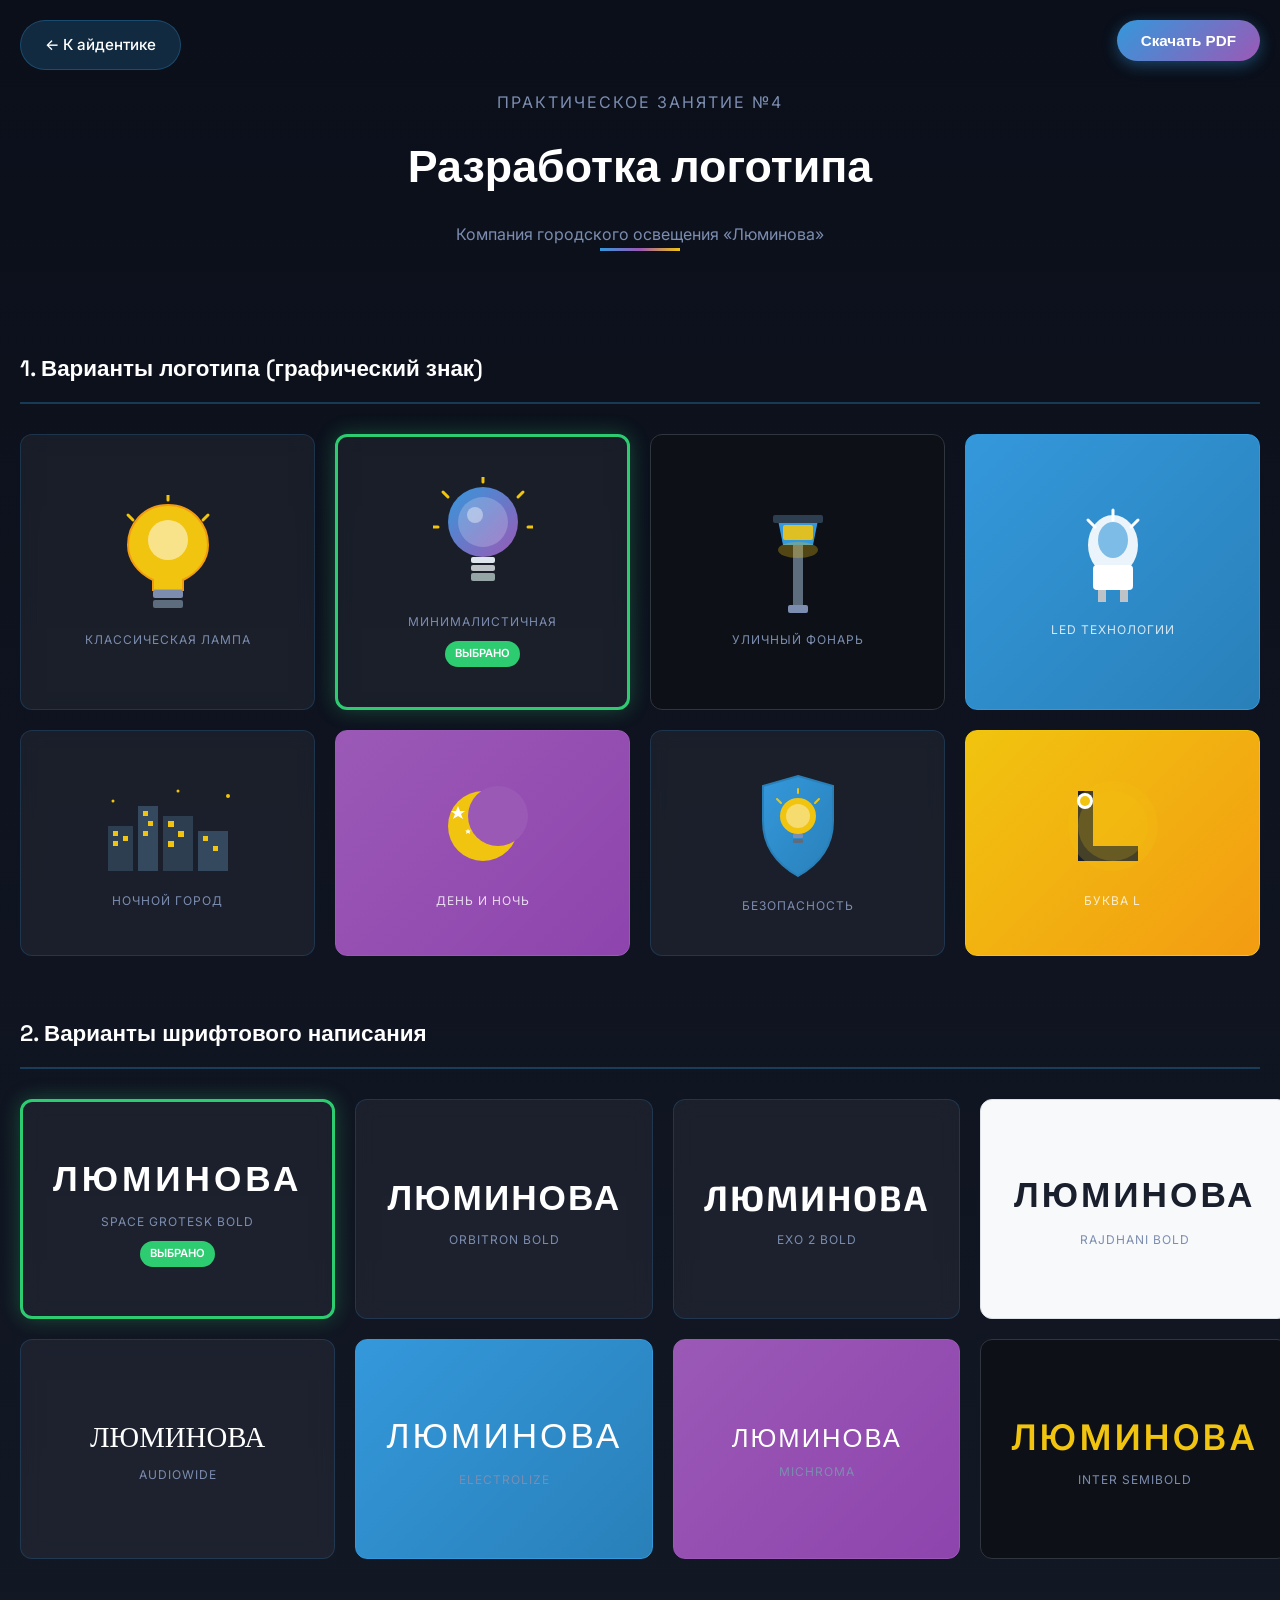
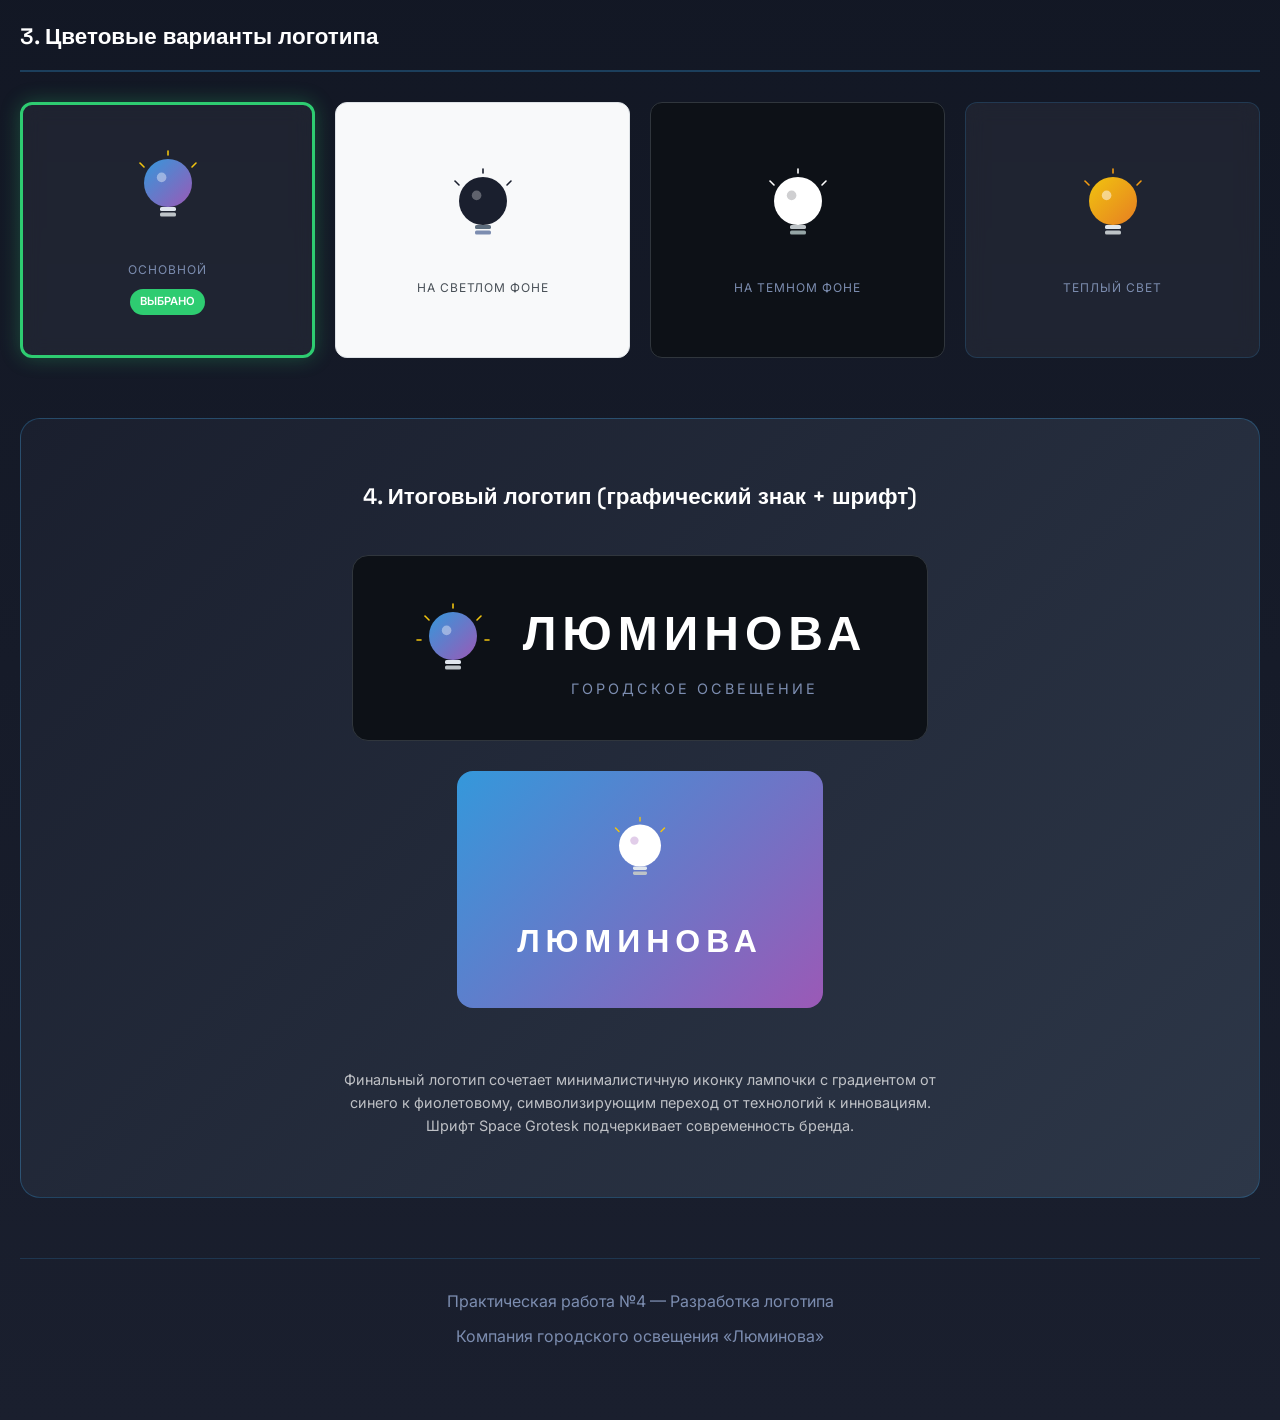
<file: public/aidenticTwo/logo/logo.html>
<!DOCTYPE html>
<html lang="ru">
<head>
    <meta charset="UTF-8">
    <meta name="viewport" content="width=device-width, initial-scale=1.0">
    <title>Практическое занятие №4 — Разработка логотипа «Люминова»</title>
    <link href="https://fonts.googleapis.com/css2?family=Space+Grotesk:wght@400;500;600;700&family=Inter:wght@400;500;600&family=Orbitron:wght@700;800&family=Exo+2:wght@700&family=Rajdhani:wght@600;700&family=Audiowide&family=Electrolize&family=Michroma&display=swap" rel="stylesheet">
    <style>
        * {
            margin: 0;
            padding: 0;
            box-sizing: border-box;
        }

        body {
            font-family: 'Inter', sans-serif;
            background: linear-gradient(180deg, #0a0f1a 0%, #1a1f2e 100%);
            color: #e0e6ed;
            line-height: 1.6;
            min-height: 100vh;
        }

        .container {
            max-width: 1400px;
            margin: 0 auto;
            padding: 40px 20px;
        }

        .header {
            text-align: center;
            padding: 50px 20px;
            margin-bottom: 50px;
        }

        .header-subtitle {
            font-size: 1rem;
            color: #7c8db0;
            letter-spacing: 2px;
            text-transform: uppercase;
            margin-bottom: 15px;
        }

        .header h1 {
            font-family: 'Space Grotesk', sans-serif;
            font-size: 2.8rem;
            font-weight: 700;
            color: #fff;
            margin-bottom: 20px;
        }

        .header-line {
            width: 80px;
            height: 3px;
            background: linear-gradient(90deg, #3498db, #9b59b6, #f1c40f);
            margin: 0 auto;
        }

        .section-title {
            font-family: 'Space Grotesk', sans-serif;
            font-size: 1.4rem;
            font-weight: 600;
            color: #fff;
            margin-bottom: 30px;
            padding-bottom: 15px;
            border-bottom: 2px solid rgba(52, 152, 219, 0.3);
        }

        .logo-section {
            margin-bottom: 60px;
        }

        .logo-grid {
            display: grid;
            grid-template-columns: repeat(4, 1fr);
            gap: 20px;
        }

        .logo-card {
            background: rgba(255,255,255,0.05);
            border-radius: 12px;
            padding: 40px 30px;
            display: flex;
            flex-direction: column;
            align-items: center;
            justify-content: center;
            min-height: 220px;
            transition: transform 0.3s ease, box-shadow 0.3s ease;
            border: 1px solid rgba(52, 152, 219, 0.2);
            backdrop-filter: blur(10px);
        }

        .logo-card:hover {
            transform: translateY(-5px);
            box-shadow: 0 15px 40px rgba(52, 152, 219, 0.2);
            border-color: rgba(52, 152, 219, 0.4);
        }

        .logo-card.dark {
            background: #0d1117;
            border-color: #30363d;
        }

        .logo-card.blue {
            background: linear-gradient(135deg, #3498db 0%, #2980b9 100%);
            border-color: #3498db;
        }

        .logo-card.purple {
            background: linear-gradient(135deg, #9b59b6 0%, #8e44ad 100%);
            border-color: #9b59b6;
        }

        .logo-card.warm {
            background: linear-gradient(135deg, #f1c40f 0%, #f39c12 100%);
            border-color: #f1c40f;
        }

        .logo-card.light {
            background: #f8f9fa;
            border-color: #dee2e6;
        }

        .logo-card.selected {
            border: 3px solid #2ecc71;
            box-shadow: 0 0 20px rgba(46, 204, 113, 0.3);
        }

        .logo-label {
            font-size: 0.75rem;
            color: #7c8db0;
            text-transform: uppercase;
            letter-spacing: 1px;
            margin-top: 15px;
            text-align: center;
        }

        .logo-card.blue .logo-label,
        .logo-card.purple .logo-label,
        .logo-card.warm .logo-label {
            color: rgba(255,255,255,0.8);
        }

        .logo-card.light .logo-label {
            color: #495057;
        }

        .logo-card.wide {
            grid-column: span 2;
        }

        .selected-badge {
            background: #2ecc71;
            color: white;
            font-size: 0.7rem;
            padding: 4px 10px;
            border-radius: 20px;
            margin-top: 10px;
            font-weight: 600;
        }

        .font-preview {
            font-size: 2.2rem;
            color: #fff;
            margin-bottom: 5px;
        }

        .logo-card.light .font-preview {
            color: #1a1f2e;
        }

        .font-name {
            font-size: 0.75rem;
            color: #7c8db0;
            text-transform: uppercase;
            letter-spacing: 1px;
        }

        .final-section {
            background: linear-gradient(135deg, #1a1f2e 0%, #2d3748 100%);
            border-radius: 20px;
            padding: 60px 40px;
            text-align: center;
            margin-bottom: 60px;
            border: 1px solid rgba(52, 152, 219, 0.3);
        }

        .final-section h2 {
            font-family: 'Space Grotesk', sans-serif;
            font-size: 1.4rem;
            font-weight: 600;
            color: white;
            margin-bottom: 40px;
        }

        .final-logo-container {
            display: flex;
            flex-direction: column;
            align-items: center;
            gap: 30px;
        }

        .final-logo-horizontal {
            background: #0d1117;
            border-radius: 16px;
            padding: 40px 60px;
            display: flex;
            align-items: center;
            gap: 30px;
            border: 1px solid #30363d;
        }

        .final-logo-vertical {
            background: linear-gradient(135deg, #3498db 0%, #9b59b6 100%);
            border-radius: 16px;
            padding: 40px 60px;
            display: flex;
            flex-direction: column;
            align-items: center;
            gap: 15px;
        }

        .final-text {
            font-family: 'Space Grotesk', sans-serif;
            font-weight: 700;
            font-size: 3rem;
            color: #fff;
            letter-spacing: 6px;
        }

        .final-text-dark {
            font-family: 'Space Grotesk', sans-serif;
            font-weight: 700;
            font-size: 2.5rem;
            color: #1a1f2e;
            letter-spacing: 6px;
        }

        .final-subtext {
            font-family: 'Inter', sans-serif;
            font-size: 0.9rem;
            color: #7c8db0;
            letter-spacing: 3px;
            margin-top: 5px;
        }

        .final-description {
            color: rgba(255,255,255,0.7);
            font-size: 0.9rem;
            margin-top: 30px;
            max-width: 600px;
        }

        .nav-link {
            position: fixed;
            top: 20px;
            left: 20px;
            background: rgba(52, 152, 219, 0.2);
            color: white;
            text-decoration: none;
            padding: 12px 24px;
            border-radius: 30px;
            font-size: 0.95rem;
            font-weight: 500;
            z-index: 1000;
            transition: background 0.2s, transform 0.2s;
            border: 1px solid rgba(52, 152, 219, 0.3);
        }

        .nav-link:hover {
            background: rgba(52, 152, 219, 0.4);
            transform: translateY(-2px);
        }

        .download-btn {
            position: fixed;
            top: 20px;
            right: 20px;
            background: linear-gradient(135deg, #3498db, #9b59b6);
            color: white;
            border: none;
            padding: 12px 24px;
            border-radius: 30px;
            font-size: 0.95rem;
            font-weight: 600;
            cursor: pointer;
            box-shadow: 0 4px 15px rgba(52, 152, 219, 0.4);
            z-index: 1000;
            transition: transform 0.2s, box-shadow 0.2s;
        }

        .download-btn:hover {
            transform: translateY(-2px);
            box-shadow: 0 6px 20px rgba(52, 152, 219, 0.5);
        }

        .footer {
            text-align: center;
            padding: 30px;
            margin-top: 40px;
            color: #7c8db0;
            border-top: 1px solid rgba(52, 152, 219, 0.2);
        }

        @media (max-width: 1200px) {
            .logo-grid {
                grid-template-columns: repeat(3, 1fr);
            }
        }

        @media (max-width: 900px) {
            .logo-grid {
                grid-template-columns: repeat(2, 1fr);
            }
            .final-logo-horizontal {
                flex-direction: column;
                padding: 30px;
            }
        }

        @media (max-width: 600px) {
            .header h1 {
                font-size: 2rem;
            }
            .logo-grid {
                grid-template-columns: 1fr;
            }
            .logo-card.wide {
                grid-column: span 1;
            }
            .nav-link, .download-btn {
                padding: 10px 18px;
                font-size: 0.85rem;
            }
            .final-text {
                font-size: 2rem;
            }
        }

        @media print {
            body {
                background: white;
                color: #1a1f2e;
            }
            .nav-link, .download-btn {
                display: none !important;
            }
            .logo-card, .final-section {
                break-inside: avoid;
            }
        }
    </style>
</head>
<body>
    <a href="../aidentic.html" class="nav-link">&larr; К айдентике</a>
    <button class="download-btn" onclick="window.print()">Скачать PDF</button>

    <div class="container">
        <header class="header">
            <p class="header-subtitle">Практическое занятие №4</p>
            <h1>Разработка логотипа</h1>
            <p style="color: #7c8db0; margin-top: 15px;">Компания городского освещения «Люминова»</p>
            <div class="header-line"></div>
        </header>

        <!-- 1. Варианты логотипа (графика без текста) -->
        <section class="logo-section">
            <h2 class="section-title">1. Варианты логотипа (графический знак)</h2>
            
            <div class="logo-grid">
                <!-- Лампочка 1 - Классическая -->
                <div class="logo-card">
                    <svg width="100" height="120" viewBox="0 0 100 120" fill="none" xmlns="http://www.w3.org/2000/svg">
                        <!-- Лампочка классическая -->
                        <path d="M50 10 C25 10 10 30 10 50 C10 65 20 78 35 85 L35 95 L65 95 L65 85 C80 78 90 65 90 50 C90 30 75 10 50 10 Z" fill="#f1c40f" stroke="#f39c12" stroke-width="2"/>
                        <rect x="35" y="95" width="30" height="8" rx="2" fill="#7c8db0"/>
                        <rect x="35" y="105" width="30" height="8" rx="2" fill="#5d6d7e"/>
                        <!-- Свечение -->
                        <circle cx="50" cy="45" r="20" fill="#fff8dc" opacity="0.6"/>
                        <!-- Лучи -->
                        <line x1="50" y1="0" x2="50" y2="5" stroke="#f1c40f" stroke-width="3" stroke-linecap="round"/>
                        <line x1="85" y1="25" x2="90" y2="20" stroke="#f1c40f" stroke-width="3" stroke-linecap="round"/>
                        <line x1="15" y1="25" x2="10" y2="20" stroke="#f1c40f" stroke-width="3" stroke-linecap="round"/>
                    </svg>
                    <span class="logo-label">Классическая лампа</span>
                </div>

                <!-- Лампочка 2 - Минималистичная (выбранная) -->
                <div class="logo-card selected">
                    <svg width="100" height="120" viewBox="0 0 100 120" fill="none" xmlns="http://www.w3.org/2000/svg">
                        <defs>
                            <linearGradient id="bulbGrad" x1="0%" y1="0%" x2="100%" y2="100%">
                                <stop offset="0%" style="stop-color:#3498db"/>
                                <stop offset="100%" style="stop-color:#9b59b6"/>
                            </linearGradient>
                        </defs>
                        <!-- Минималистичная лампа -->
                        <circle cx="50" cy="45" r="35" fill="url(#bulbGrad)"/>
                        <circle cx="50" cy="45" r="25" fill="#fff" opacity="0.2"/>
                        <circle cx="42" cy="38" r="8" fill="#fff" opacity="0.4"/>
                        <!-- Цоколь -->
                        <rect x="38" y="80" width="24" height="6" rx="2" fill="#e0e6ed"/>
                        <rect x="38" y="88" width="24" height="6" rx="2" fill="#bdc3c7"/>
                        <rect x="38" y="96" width="24" height="8" rx="2" fill="#95a5a6"/>
                        <!-- Лучи света -->
                        <line x1="50" y1="5" x2="50" y2="0" stroke="#f1c40f" stroke-width="3" stroke-linecap="round"/>
                        <line x1="15" y1="20" x2="10" y2="15" stroke="#f1c40f" stroke-width="3" stroke-linecap="round"/>
                        <line x1="85" y1="20" x2="90" y2="15" stroke="#f1c40f" stroke-width="3" stroke-linecap="round"/>
                        <line x1="5" y1="50" x2="0" y2="50" stroke="#f1c40f" stroke-width="3" stroke-linecap="round"/>
                        <line x1="95" y1="50" x2="100" y2="50" stroke="#f1c40f" stroke-width="3" stroke-linecap="round"/>
                    </svg>
                    <span class="logo-label">Минималистичная</span>
                    <span class="selected-badge">ВЫБРАНО</span>
                </div>

                <!-- Фонарь 3 - Уличный столб -->
                <div class="logo-card dark">
                    <svg width="80" height="120" viewBox="0 0 80 120" fill="none" xmlns="http://www.w3.org/2000/svg">
                        <!-- Столб -->
                        <rect x="35" y="50" width="10" height="65" fill="#5d6d7e"/>
                        <rect x="30" y="110" width="20" height="8" rx="2" fill="#7c8db0"/>
                        <!-- Фонарь -->
                        <path d="M20 25 L60 25 L55 50 L25 50 Z" fill="#3498db"/>
                        <rect x="25" y="30" width="30" height="15" rx="2" fill="#f1c40f" opacity="0.9"/>
                        <rect x="15" y="20" width="50" height="8" rx="2" fill="#2c3e50"/>
                        <!-- Свечение -->
                        <ellipse cx="40" cy="55" rx="20" ry="8" fill="#f1c40f" opacity="0.3"/>
                    </svg>
                    <span class="logo-label">Уличный фонарь</span>
                </div>

                <!-- LED 4 - Светодиод -->
                <div class="logo-card blue">
                    <svg width="100" height="100" viewBox="0 0 100 100" fill="none" xmlns="http://www.w3.org/2000/svg">
                        <!-- LED диод -->
                        <rect x="30" y="60" width="40" height="25" rx="4" fill="#fff"/>
                        <rect x="35" y="85" width="8" height="12" fill="#bdc3c7"/>
                        <rect x="57" y="85" width="8" height="12" fill="#bdc3c7"/>
                        <!-- Линза -->
                        <ellipse cx="50" cy="40" rx="25" ry="30" fill="#fff" opacity="0.9"/>
                        <ellipse cx="50" cy="35" rx="15" ry="18" fill="#3498db" opacity="0.6"/>
                        <!-- Лучи -->
                        <path d="M50 5 L50 15" stroke="#fff" stroke-width="3" stroke-linecap="round"/>
                        <path d="M25 15 L32 22" stroke="#fff" stroke-width="3" stroke-linecap="round"/>
                        <path d="M75 15 L68 22" stroke="#fff" stroke-width="3" stroke-linecap="round"/>
                    </svg>
                    <span class="logo-label">LED технологии</span>
                </div>

                <!-- Город 5 - Силуэт с огнями -->
                <div class="logo-card">
                    <svg width="140" height="100" viewBox="0 0 140 100" fill="none" xmlns="http://www.w3.org/2000/svg">
                        <!-- Здания -->
                        <rect x="10" y="50" width="25" height="45" fill="#2c3e50"/>
                        <rect x="40" y="30" width="20" height="65" fill="#34495e"/>
                        <rect x="65" y="40" width="30" height="55" fill="#2c3e50"/>
                        <rect x="100" y="55" width="30" height="40" fill="#34495e"/>
                        <!-- Окна светящиеся -->
                        <rect x="15" y="55" width="5" height="5" fill="#f1c40f"/>
                        <rect x="15" y="65" width="5" height="5" fill="#f1c40f"/>
                        <rect x="25" y="60" width="5" height="5" fill="#f1c40f"/>
                        <rect x="45" y="35" width="5" height="5" fill="#f1c40f"/>
                        <rect x="50" y="45" width="5" height="5" fill="#f1c40f"/>
                        <rect x="45" y="55" width="5" height="5" fill="#f1c40f"/>
                        <rect x="70" y="45" width="6" height="6" fill="#f1c40f"/>
                        <rect x="80" y="55" width="6" height="6" fill="#f1c40f"/>
                        <rect x="70" y="65" width="6" height="6" fill="#f1c40f"/>
                        <rect x="105" y="60" width="5" height="5" fill="#f1c40f"/>
                        <rect x="115" y="70" width="5" height="5" fill="#f1c40f"/>
                        <!-- Звезды -->
                        <circle cx="130" cy="20" r="2" fill="#f1c40f"/>
                        <circle cx="15" cy="25" r="1.5" fill="#f1c40f"/>
                        <circle cx="80" cy="15" r="1.5" fill="#f1c40f"/>
                    </svg>
                    <span class="logo-label">Ночной город</span>
                </div>

                <!-- Солнце/Луна 6 -->
                <div class="logo-card purple">
                    <svg width="100" height="100" viewBox="0 0 100 100" fill="none" xmlns="http://www.w3.org/2000/svg">
                        <!-- Полумесяц -->
                        <circle cx="50" cy="50" r="35" fill="#f1c40f"/>
                        <circle cx="65" cy="40" r="30" fill="#9b59b6"/>
                        <!-- Звезды -->
                        <polygon points="25,30 27,35 32,35 28,38 30,43 25,40 20,43 22,38 18,35 23,35" fill="#fff"/>
                        <polygon points="35,55 36,58 39,58 37,60 38,63 35,61 32,63 33,60 31,58 34,58" fill="#fff" transform="scale(0.7) translate(15, 20)"/>
                    </svg>
                    <span class="logo-label">День и ночь</span>
                </div>

                <!-- Щит 7 - Безопасность -->
                <div class="logo-card">
                    <svg width="90" height="110" viewBox="0 0 90 110" fill="none" xmlns="http://www.w3.org/2000/svg">
                        <defs>
                            <linearGradient id="shieldGrad" x1="0%" y1="0%" x2="100%" y2="100%">
                                <stop offset="0%" style="stop-color:#3498db"/>
                                <stop offset="100%" style="stop-color:#2980b9"/>
                            </linearGradient>
                        </defs>
                        <!-- Щит -->
                        <path d="M45 5 L80 15 L80 50 Q80 85 45 105 Q10 85 10 50 L10 15 Z" fill="url(#shieldGrad)" stroke="#2980b9" stroke-width="2"/>
                        <!-- Лампа внутри -->
                        <circle cx="45" cy="45" r="18" fill="#f1c40f"/>
                        <circle cx="45" cy="45" r="12" fill="#fff" opacity="0.4"/>
                        <rect x="40" y="63" width="10" height="4" rx="1" fill="#7c8db0"/>
                        <rect x="40" y="68" width="10" height="4" rx="1" fill="#5d6d7e"/>
                        <!-- Лучи -->
                        <line x1="45" y1="22" x2="45" y2="18" stroke="#f1c40f" stroke-width="2" stroke-linecap="round"/>
                        <line x1="62" y1="32" x2="66" y2="28" stroke="#f1c40f" stroke-width="2" stroke-linecap="round"/>
                        <line x1="28" y1="32" x2="24" y2="28" stroke="#f1c40f" stroke-width="2" stroke-linecap="round"/>
                    </svg>
                    <span class="logo-label">Безопасность</span>
                </div>

                <!-- Буква L 8 - Стилизованная -->
                <div class="logo-card warm">
                    <svg width="100" height="100" viewBox="0 0 100 100" fill="none" xmlns="http://www.w3.org/2000/svg">
                        <!-- Буква L как источник света -->
                        <path d="M30 15 L30 70 L75 70 L75 85 L15 85 L15 15 Z" fill="#1a1f2e"/>
                        <!-- Свечение от буквы -->
                        <circle cx="50" cy="50" r="45" fill="#f1c40f" opacity="0.2"/>
                        <circle cx="50" cy="50" r="35" fill="#f1c40f" opacity="0.2"/>
                        <!-- Точка света -->
                        <circle cx="22" cy="25" r="8" fill="#fff"/>
                        <circle cx="22" cy="25" r="5" fill="#f1c40f"/>
                    </svg>
                    <span class="logo-label">Буква L</span>
                </div>
            </div>
        </section>

        <!-- 2. Варианты текста (шрифты) -->
        <section class="logo-section">
            <h2 class="section-title">2. Варианты шрифтового написания</h2>
            
            <div class="logo-grid">
                <!-- Шрифт 1 - Space Grotesk -->
                <div class="logo-card selected">
                    <div class="font-preview" style="font-family: 'Space Grotesk', sans-serif; font-weight: 700; letter-spacing: 4px;">ЛЮМИНОВА</div>
                    <span class="font-name">Space Grotesk Bold</span>
                    <span class="selected-badge">ВЫБРАНО</span>
                </div>

                <!-- Шрифт 2 - Orbitron -->
                <div class="logo-card">
                    <div class="font-preview" style="font-family: 'Orbitron', sans-serif; font-weight: 700; letter-spacing: 2px;">ЛЮМИНОВА</div>
                    <span class="font-name">Orbitron Bold</span>
                </div>

                <!-- Шрифт 3 - Exo 2 -->
                <div class="logo-card">
                    <div class="font-preview" style="font-family: 'Exo 2', sans-serif; font-weight: 700; letter-spacing: 2px;">ЛЮМИНОВА</div>
                    <span class="font-name">Exo 2 Bold</span>
                </div>

                <!-- Шрифт 4 - Rajdhani -->
                <div class="logo-card light">
                    <div class="font-preview" style="font-family: 'Rajdhani', sans-serif; font-weight: 700; letter-spacing: 3px;">ЛЮМИНОВА</div>
                    <span class="font-name">Rajdhani Bold</span>
                </div>

                <!-- Шрифт 5 - Audiowide -->
                <div class="logo-card">
                    <div class="font-preview" style="font-family: 'Audiowide', cursive; font-size: 1.8rem;">ЛЮМИНОВА</div>
                    <span class="font-name">Audiowide</span>
                </div>

                <!-- Шрифт 6 - Electrolize -->
                <div class="logo-card blue">
                    <div class="font-preview" style="font-family: 'Electrolize', sans-serif; letter-spacing: 3px;">ЛЮМИНОВА</div>
                    <span class="font-name">Electrolize</span>
                </div>

                <!-- Шрифт 7 - Michroma -->
                <div class="logo-card purple">
                    <div class="font-preview" style="font-family: 'Michroma', sans-serif; font-size: 1.6rem; letter-spacing: 2px;">ЛЮМИНОВА</div>
                    <span class="font-name">Michroma</span>
                </div>

                <!-- Шрифт 8 - Inter -->
                <div class="logo-card dark">
                    <div class="font-preview" style="font-family: 'Inter', sans-serif; font-weight: 600; letter-spacing: 4px; color: #f1c40f;">ЛЮМИНОВА</div>
                    <span class="font-name">Inter SemiBold</span>
                </div>
            </div>
        </section>

        <!-- 3. Цветовые варианты -->
        <section class="logo-section">
            <h2 class="section-title">3. Цветовые варианты логотипа</h2>
            
            <div class="logo-grid">
                <!-- Основной -->
                <div class="logo-card selected">
                    <svg width="80" height="100" viewBox="0 0 100 120" fill="none" xmlns="http://www.w3.org/2000/svg">
                        <defs>
                            <linearGradient id="mainGrad" x1="0%" y1="0%" x2="100%" y2="100%">
                                <stop offset="0%" style="stop-color:#3498db"/>
                                <stop offset="100%" style="stop-color:#9b59b6"/>
                            </linearGradient>
                        </defs>
                        <circle cx="50" cy="45" r="30" fill="url(#mainGrad)"/>
                        <circle cx="42" cy="38" r="6" fill="#fff" opacity="0.4"/>
                        <rect x="40" y="75" width="20" height="5" rx="2" fill="#e0e6ed"/>
                        <rect x="40" y="82" width="20" height="5" rx="2" fill="#bdc3c7"/>
                        <line x1="50" y1="10" x2="50" y2="5" stroke="#f1c40f" stroke-width="2" stroke-linecap="round"/>
                        <line x1="20" y1="25" x2="15" y2="20" stroke="#f1c40f" stroke-width="2" stroke-linecap="round"/>
                        <line x1="80" y1="25" x2="85" y2="20" stroke="#f1c40f" stroke-width="2" stroke-linecap="round"/>
                    </svg>
                    <span class="logo-label">Основной</span>
                    <span class="selected-badge">ВЫБРАНО</span>
                </div>

                <!-- Монохром светлый -->
                <div class="logo-card light">
                    <svg width="80" height="100" viewBox="0 0 100 120" fill="none" xmlns="http://www.w3.org/2000/svg">
                        <circle cx="50" cy="45" r="30" fill="#1a1f2e"/>
                        <circle cx="42" cy="38" r="6" fill="#fff" opacity="0.3"/>
                        <rect x="40" y="75" width="20" height="5" rx="2" fill="#5d6d7e"/>
                        <rect x="40" y="82" width="20" height="5" rx="2" fill="#7c8db0"/>
                        <line x1="50" y1="10" x2="50" y2="5" stroke="#1a1f2e" stroke-width="2" stroke-linecap="round"/>
                        <line x1="20" y1="25" x2="15" y2="20" stroke="#1a1f2e" stroke-width="2" stroke-linecap="round"/>
                        <line x1="80" y1="25" x2="85" y2="20" stroke="#1a1f2e" stroke-width="2" stroke-linecap="round"/>
                    </svg>
                    <span class="logo-label">На светлом фоне</span>
                </div>

                <!-- Монохром темный -->
                <div class="logo-card dark">
                    <svg width="80" height="100" viewBox="0 0 100 120" fill="none" xmlns="http://www.w3.org/2000/svg">
                        <circle cx="50" cy="45" r="30" fill="#fff"/>
                        <circle cx="42" cy="38" r="6" fill="#0d1117" opacity="0.2"/>
                        <rect x="40" y="75" width="20" height="5" rx="2" fill="#bdc3c7"/>
                        <rect x="40" y="82" width="20" height="5" rx="2" fill="#95a5a6"/>
                        <line x1="50" y1="10" x2="50" y2="5" stroke="#fff" stroke-width="2" stroke-linecap="round"/>
                        <line x1="20" y1="25" x2="15" y2="20" stroke="#fff" stroke-width="2" stroke-linecap="round"/>
                        <line x1="80" y1="25" x2="85" y2="20" stroke="#fff" stroke-width="2" stroke-linecap="round"/>
                    </svg>
                    <span class="logo-label">На темном фоне</span>
                </div>

                <!-- Теплый вариант -->
                <div class="logo-card">
                    <svg width="80" height="100" viewBox="0 0 100 120" fill="none" xmlns="http://www.w3.org/2000/svg">
                        <defs>
                            <linearGradient id="warmGrad" x1="0%" y1="0%" x2="100%" y2="100%">
                                <stop offset="0%" style="stop-color:#f1c40f"/>
                                <stop offset="100%" style="stop-color:#e67e22"/>
                            </linearGradient>
                        </defs>
                        <circle cx="50" cy="45" r="30" fill="url(#warmGrad)"/>
                        <circle cx="42" cy="38" r="6" fill="#fff" opacity="0.5"/>
                        <rect x="40" y="75" width="20" height="5" rx="2" fill="#e0e6ed"/>
                        <rect x="40" y="82" width="20" height="5" rx="2" fill="#bdc3c7"/>
                        <line x1="50" y1="10" x2="50" y2="5" stroke="#f39c12" stroke-width="2" stroke-linecap="round"/>
                        <line x1="20" y1="25" x2="15" y2="20" stroke="#f39c12" stroke-width="2" stroke-linecap="round"/>
                        <line x1="80" y1="25" x2="85" y2="20" stroke="#f39c12" stroke-width="2" stroke-linecap="round"/>
                    </svg>
                    <span class="logo-label">Теплый свет</span>
                </div>
            </div>
        </section>

        <!-- 4. Итоговый логотип -->
        <section class="final-section">
            <h2>4. Итоговый логотип (графический знак + шрифт)</h2>
            
            <div class="final-logo-container">
                <!-- Горизонтальная версия -->
                <div class="final-logo-horizontal">
                    <svg width="80" height="100" viewBox="0 0 100 120" fill="none" xmlns="http://www.w3.org/2000/svg">
                        <defs>
                            <linearGradient id="finalGrad" x1="0%" y1="0%" x2="100%" y2="100%">
                                <stop offset="0%" style="stop-color:#3498db"/>
                                <stop offset="100%" style="stop-color:#9b59b6"/>
                            </linearGradient>
                        </defs>
                        <circle cx="50" cy="45" r="30" fill="url(#finalGrad)"/>
                        <circle cx="42" cy="38" r="6" fill="#fff" opacity="0.4"/>
                        <rect x="40" y="75" width="20" height="5" rx="2" fill="#e0e6ed"/>
                        <rect x="40" y="82" width="20" height="5" rx="2" fill="#bdc3c7"/>
                        <line x1="50" y1="10" x2="50" y2="5" stroke="#f1c40f" stroke-width="2" stroke-linecap="round"/>
                        <line x1="20" y1="25" x2="15" y2="20" stroke="#f1c40f" stroke-width="2" stroke-linecap="round"/>
                        <line x1="80" y1="25" x2="85" y2="20" stroke="#f1c40f" stroke-width="2" stroke-linecap="round"/>
                        <line x1="10" y1="50" x2="5" y2="50" stroke="#f1c40f" stroke-width="2" stroke-linecap="round"/>
                        <line x1="90" y1="50" x2="95" y2="50" stroke="#f1c40f" stroke-width="2" stroke-linecap="round"/>
                    </svg>
                    <div>
                        <div class="final-text">ЛЮМИНОВА</div>
                        <div class="final-subtext">ГОРОДСКОЕ ОСВЕЩЕНИЕ</div>
                    </div>
                </div>

                <!-- Вертикальная версия на градиентном фоне -->
                <div class="final-logo-vertical">
                    <svg width="70" height="90" viewBox="0 0 100 120" fill="none" xmlns="http://www.w3.org/2000/svg">
                        <circle cx="50" cy="45" r="30" fill="#fff"/>
                        <circle cx="42" cy="38" r="6" fill="#9b59b6" opacity="0.3"/>
                        <rect x="40" y="75" width="20" height="5" rx="2" fill="#e0e6ed"/>
                        <rect x="40" y="82" width="20" height="5" rx="2" fill="#bdc3c7"/>
                        <line x1="50" y1="10" x2="50" y2="5" stroke="#f1c40f" stroke-width="2" stroke-linecap="round"/>
                        <line x1="20" y1="25" x2="15" y2="20" stroke="#f1c40f" stroke-width="2" stroke-linecap="round"/>
                        <line x1="80" y1="25" x2="85" y2="20" stroke="#f1c40f" stroke-width="2" stroke-linecap="round"/>
                    </svg>
                    <div class="final-text" style="font-size: 2rem;">ЛЮМИНОВА</div>
                </div>

                <p class="final-description">
                    Финальный логотип сочетает минималистичную иконку лампочки с градиентом от синего к фиолетовому, 
                    символизирующим переход от технологий к инновациям. Шрифт Space Grotesk подчеркивает современность бренда.
                </p>
            </div>
        </section>

        <footer class="footer">
            <p>Практическая работа №4 — Разработка логотипа</p>
            <p style="margin-top: 10px;">Компания городского освещения «Люминова»</p>
        </footer>
    </div>
</body>
</html>
</file>
